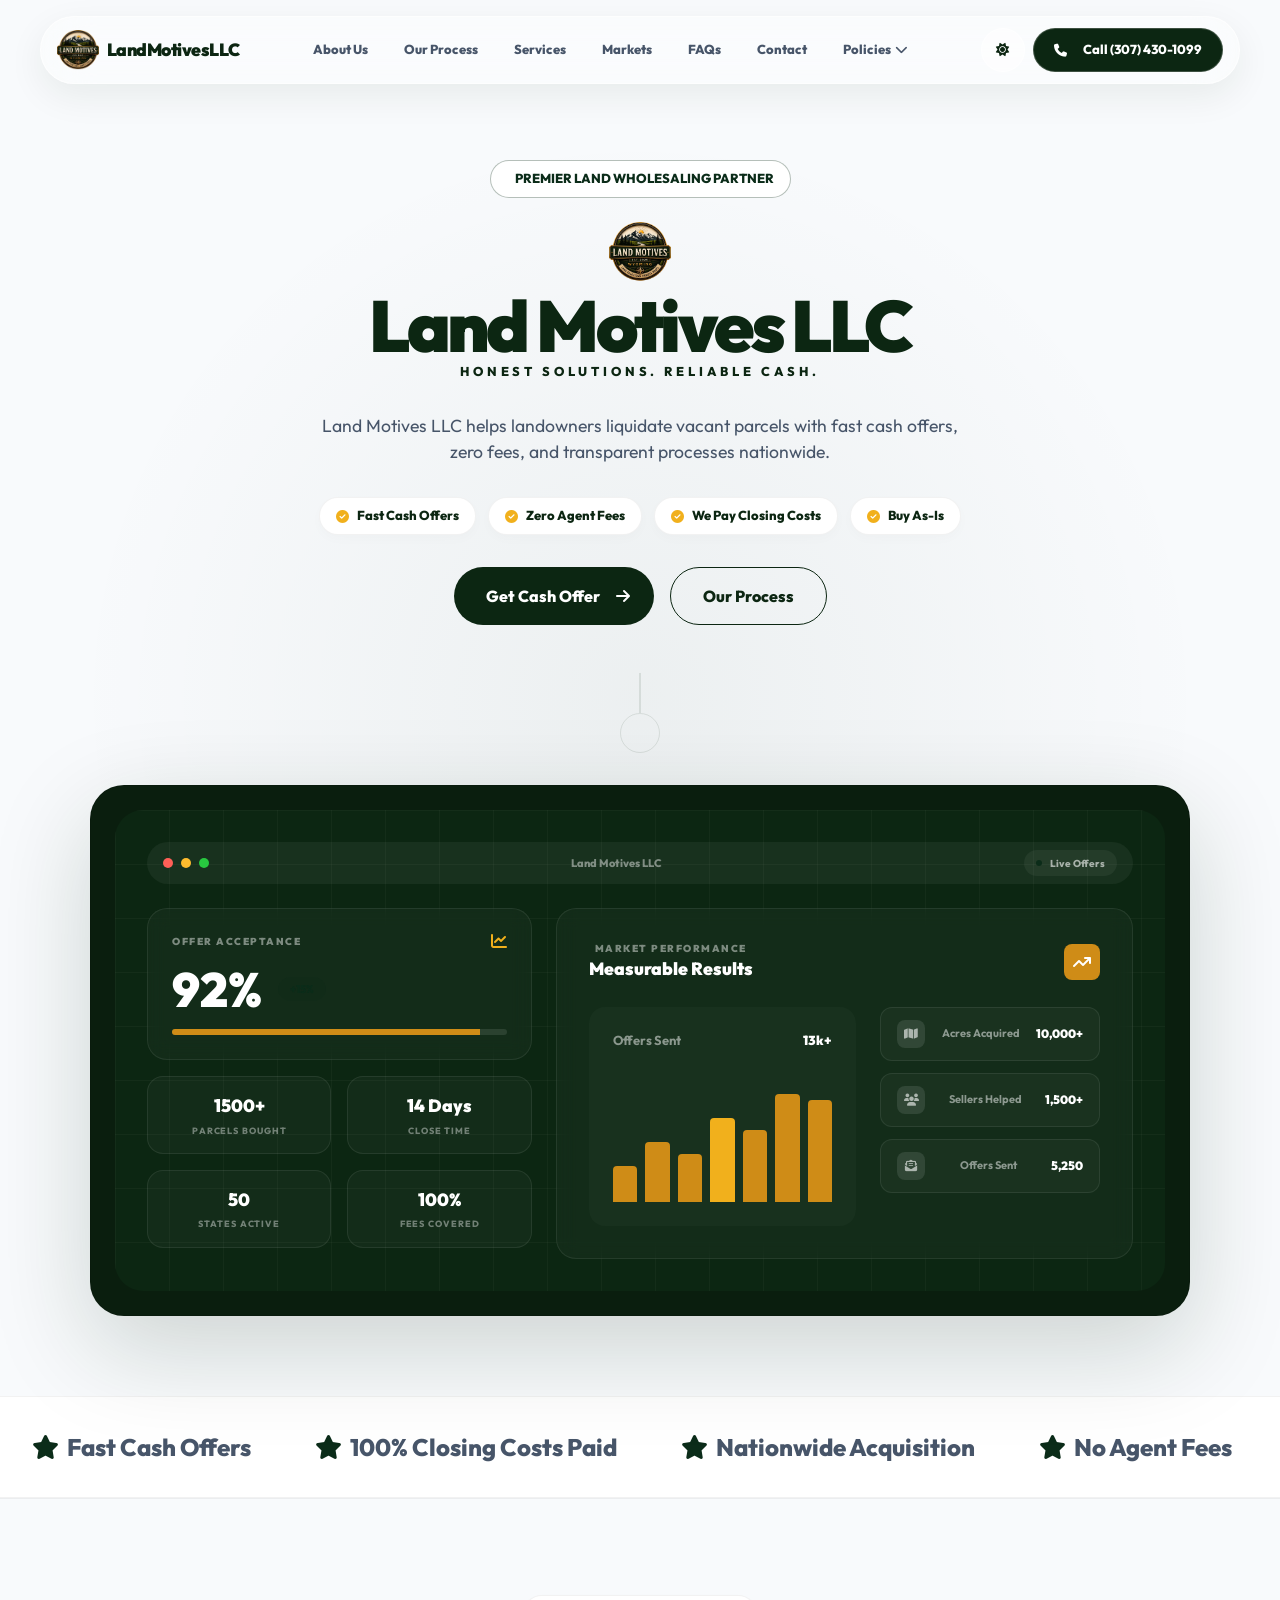
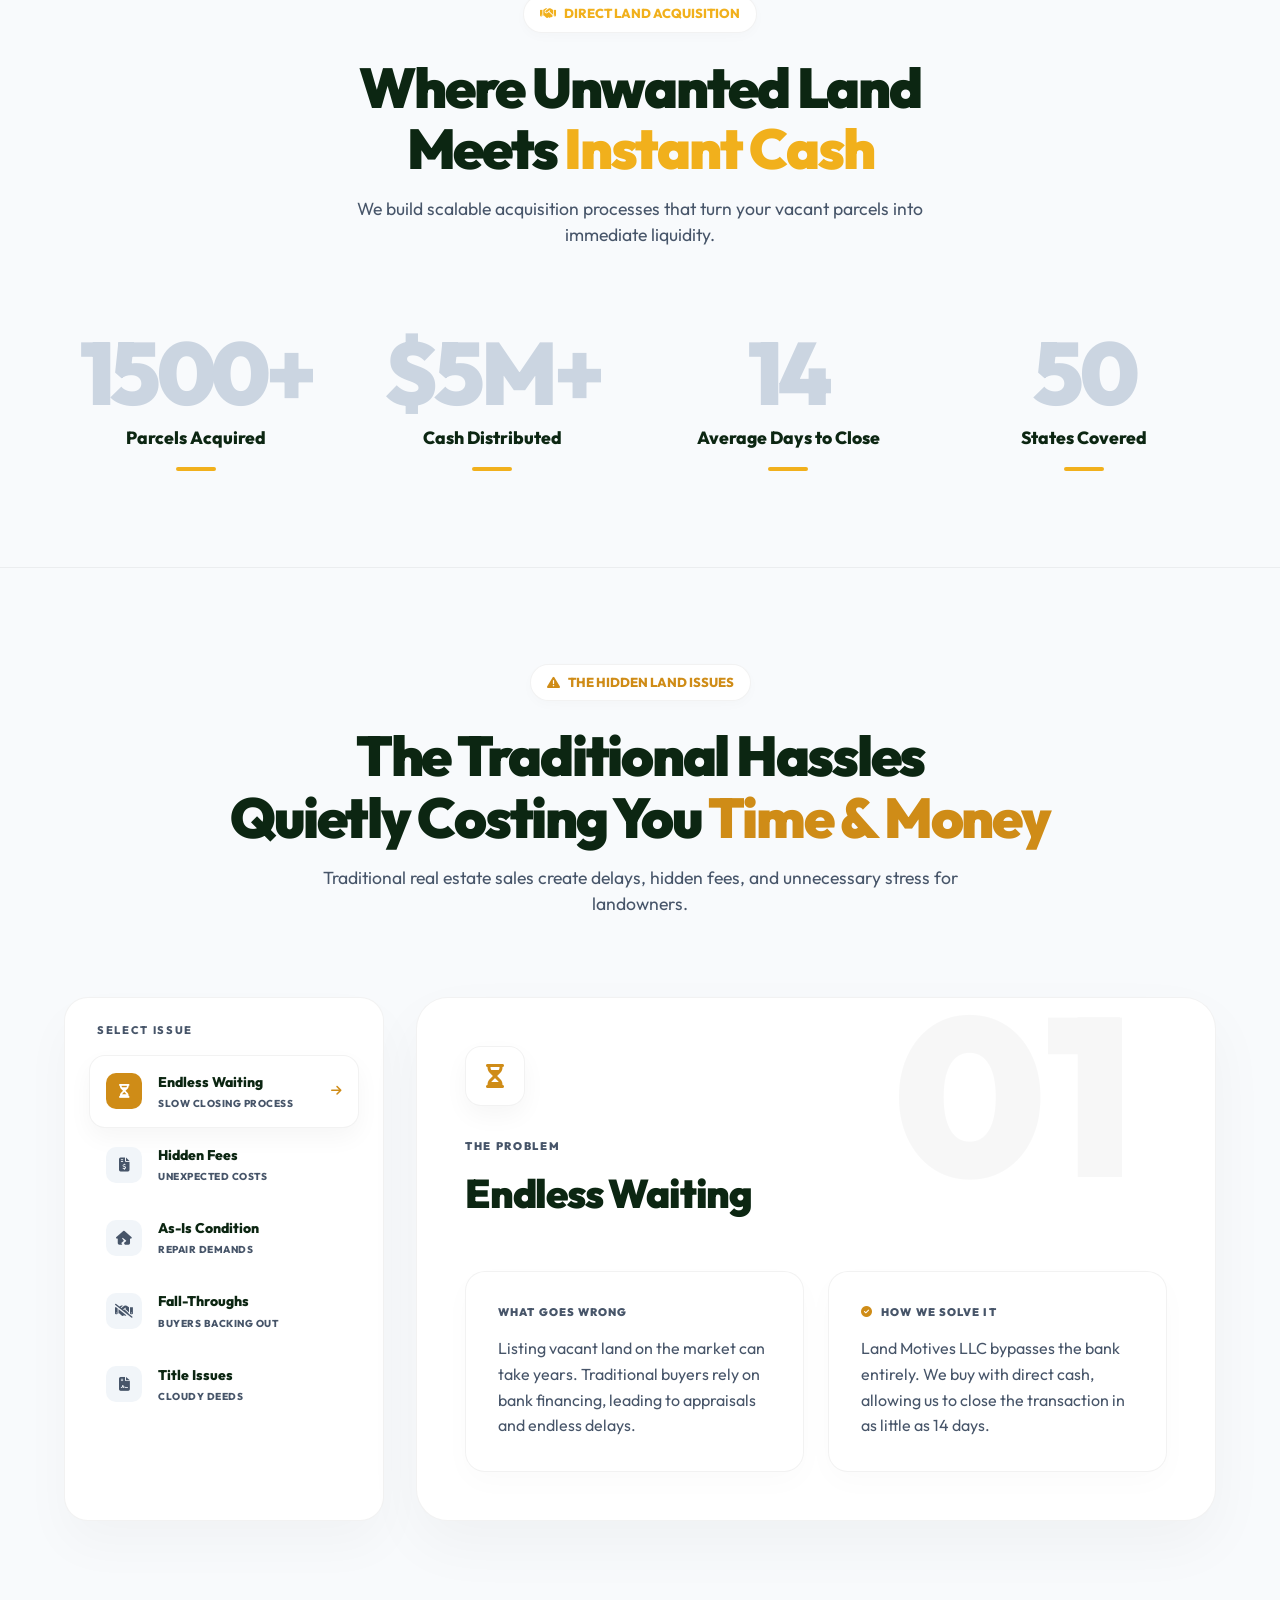
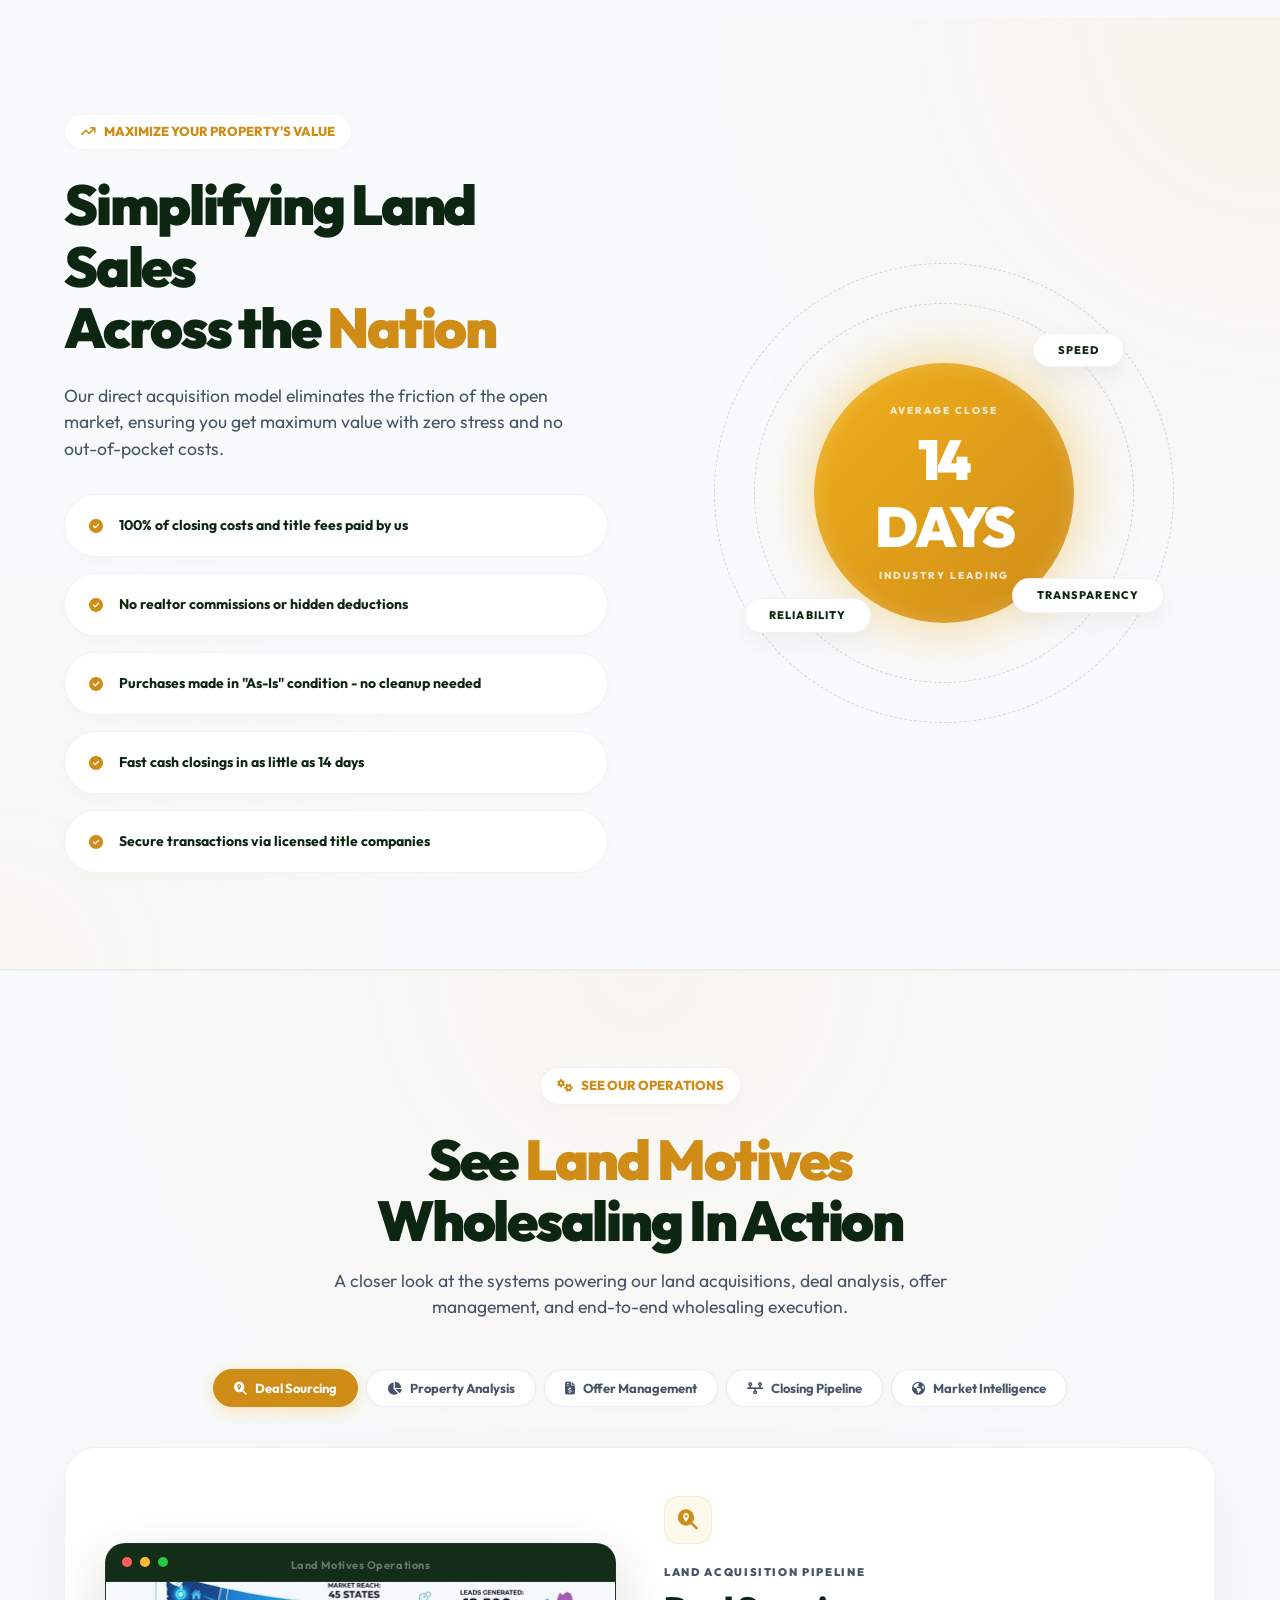
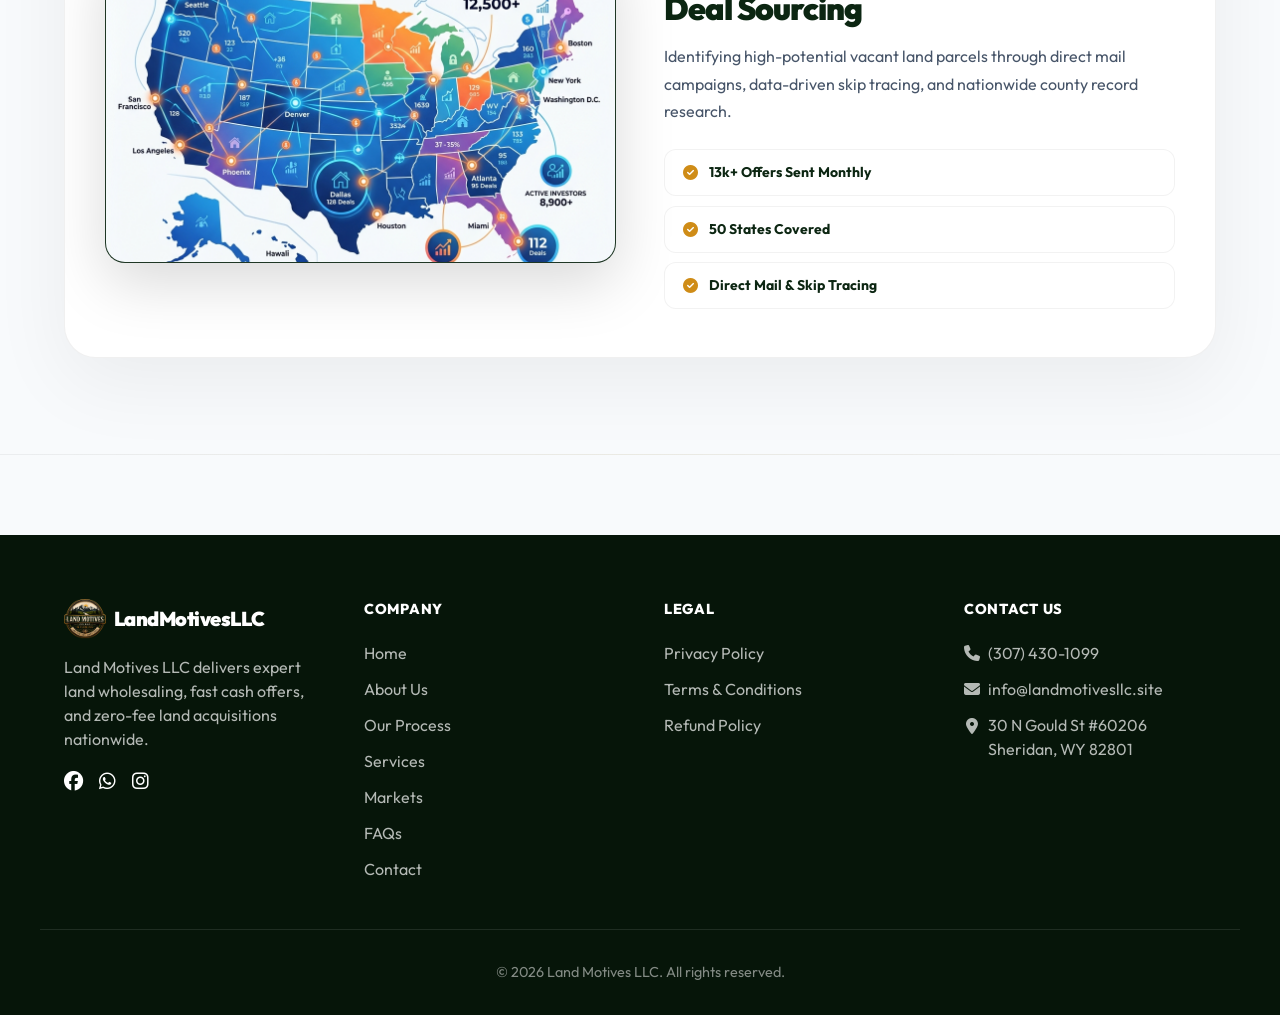
<file: index.html>
<!DOCTYPE html>
<html lang="en" class="scroll-smooth">
<head>
<meta charset="utf-8" />
<meta name="viewport" content="width=device-width, initial-scale=1" />
  <meta name="google-site-verification" content="PqQTA9_KSTyTWPTo1UQsqAdzHwAGMT6Q9DwzxCCwl1U" />
<title>Land Motives LLC | Premier Land Wholesaling Solutions</title>
<meta name="description" content="Land Motives LLC delivers expert land wholesaling, fast cash offers, and zero-fee land acquisitions nationwide." />
<meta name="robots" content="index, follow" />
<link rel="canonical" href="https://landmotivesllc.site/" />

<link rel="shortcut icon" href="assets/images/favicon.png" />
<link rel="icon" href="assets/images/favicon.png" />

<link rel="preconnect" href="https://fonts.googleapis.com">
<link rel="preconnect" href="https://fonts.gstatic.com" crossorigin>
<link href="https://fonts.googleapis.com/css2?family=Manrope:wght@400;500;600;700;800;900&family=Outfit:wght@400;500;600;700;800;900&display=swap" rel="stylesheet">
<link rel="stylesheet" href="https://cdnjs.cloudflare.com/ajax/libs/font-awesome/6.5.1/css/all.min.css">

<link rel="stylesheet" href="assets/css/style.css">

<script>
(function () {
try {
var savedTheme = localStorage.getItem("theme");
var prefersDark = window.matchMedia("(prefers-color-scheme: dark)").matches;
var theme = savedTheme || (prefersDark ? "dark" : "light");
document.documentElement.classList.toggle("dark", theme === "dark");
} catch (error) {}
})();
</script>
</head>
<body>

<header class="header-nav">
<div class="nav-inner">
<a href="index.html" class="nav-logo">
<img src="assets/images/logo.png" alt="Land Motives LLC Logo">
<span class="nav-brand-text">LandMotivesLLC</span>
</a>

<nav class="nav-links">
<a href="about.html" class="nav-link">About Us</a>
<a href="process.html" class="nav-link">Our Process</a>
<a href="services.html" class="nav-link">Services</a>
<a href="markets.html" class="nav-link">Markets</a>
<a href="faqs.html" class="nav-link">FAQs</a>
<a href="contact.html" class="nav-link">Contact</a>

<div class="nav-dropdown">
<a href="#" class="nav-link" style="cursor: default;">Policies <i class="fa-solid fa-chevron-down" style="font-size: 0.8rem;"></i></a>
<div class="dropdown-menu">
<a href="privacy-policy.html">Privacy Policy</a>
<a href="refund-policy.html">Refund Policy</a>
<a href="terms-conditions.html">Terms & Conditions</a>
</div>
</div>
</nav>

<div class="nav-actions">
<button class="theme-btn" aria-label="Toggle theme">
<i class="fa-solid fa-moon"></i>
</button>
<a href="tel:3074301099" class="btn-book"><i class="fa-solid fa-phone" style="margin-right: 0.5rem;"></i> Call (307) 430-1099</a>
<button class="mobile-menu-btn" aria-label="Toggle mobile menu">
<div class="hamburger-lines">
<span class="line line1"></span>
<span class="line line2"></span>
<span class="line line3"></span>
</div>
</button>
</div>
</div>
<!-- Mobile Menu Overlay -->
<div class="mobile-menu-overlay">
<div class="mobile-nav-links">
<a href="index.html">Home</a>
<a href="about.html">About Us</a>
<a href="process.html">Our Process</a>
<a href="services.html">Services</a>
<a href="markets.html">Markets</a>
<a href="faqs.html">FAQs</a>
<a href="contact.html">Contact</a>
</div>

<div class="mobile-policies-heading">Policies</div>
<div class="mobile-nav-links">
<a href="privacy-policy.html">Privacy Policy</a>
<a href="refund-policy.html">Refund Policy</a>
<a href="terms-conditions.html">Terms & Conditions</a>
</div>

<div class="mobile-call-btn-wrapper">
<a href="tel:3074301099" class="btn-primary" style="width: 100%; justify-content: center; background: var(--brand-blue); color: #051208;"><i class="fa-solid fa-phone" style="margin-right: 0.5rem;"></i> Call Us Now</a>
</div>
</div>
</header>



<main>
<!-- Hero Section -->
<section class="hero" style="background: radial-gradient(circle at center, rgba(11, 44, 25,0.05) 0%, transparent 60%);">
<div class="container-premium">
<div class="badge-primary animate-up" style="border: 1px solid rgba(11, 44, 25,0.3); background: white; color: var(--brand);">
<i class="fa-solid fa-shield-check"></i> PREMIER LAND WHOLESALING PARTNER
</div>

<div class="animate-up" style="margin-bottom: 2rem;">
<img src="assets/images/logo.png" alt="Land Motives LLC" class="hero-main-logo">
<h1 class="hero-brand-title">Land Motives LLC</h1>
<div class="hero-brand-subtitle">HONEST SOLUTIONS. RELIABLE CASH.</div>
</div>

<p class="hero-desc animate-up">
Land Motives LLC helps landowners liquidate vacant parcels with fast cash offers, zero fees, and transparent processes nationwide.
</p>

<div class="feature-pills animate-up">
<div class="pill"><i class="fa-solid fa-circle-check" style="color: #F1B01C;"></i> Fast Cash Offers</div>
<div class="pill"><i class="fa-solid fa-circle-check" style="color: #F1B01C;"></i> Zero Agent Fees</div>
<div class="pill"><i class="fa-solid fa-circle-check" style="color: #F1B01C;"></i> We Pay Closing Costs</div>
<div class="pill"><i class="fa-solid fa-circle-check" style="color: #F1B01C;"></i> Buy As-Is</div>
</div>

<div class="hero-actions animate-up" style="margin-bottom: 3rem;">
<a href="contact.html" class="btn-primary" style="padding-right: 1.5rem;">Get Cash Offer <i class="fa-solid fa-arrow-right" style="margin-left: 0.5rem;"></i></a>
<a href="process.html" class="btn-secondary">Our Process</a>
</div>

<div class="hero-connect-line animate-up"></div>
<div class="hero-connect-circle animate-up"></div>

<!-- Complex Dashboard Mockup -->
<div class="dashboard-preview animate-up">
<div class="dashboard-inner">

<div class="dash-top-bar">
<div class="window-dots">
<div class="dot dot-r"></div>
<div class="dot dot-y"></div>
<div class="dot dot-g"></div>
</div>
<div class="dash-title">Land Motives LLC</div>
<div class="dash-badge">
<div class="pulse-dot"></div> Live Offers
</div>
</div>

<div class="dashboard-grid">

<!-- Left Column -->
<div>
<div class="dash-card" style="margin-bottom: 1rem;">
<div class="dash-card-header">
<div class="dash-card-label">Offer Acceptance</div>
<i class="fa-solid fa-chart-line" style="color: #F1B01C;"></i>
</div>
<div class="reach-stats">
<div class="reach-number">92%</div>
<div class="reach-badge">+15%</div>
</div>
<div class="reach-bar">
<div class="reach-bar-inner"></div>
</div>
</div>

<div class="dash-stats-grid">
<div class="small-stat-card">
<div class="small-stat-value">1500+</div>
<div class="small-stat-label">Parcels Bought</div>
</div>
<div class="small-stat-card">
<div class="small-stat-value">14 Days</div>
<div class="small-stat-label">Close Time</div>
</div>
<div class="small-stat-card">
<div class="small-stat-value">50</div>
<div class="small-stat-label">States Active</div>
</div>
<div class="small-stat-card">
<div class="small-stat-value">100%</div>
<div class="small-stat-label">Fees Covered</div>
</div>
</div>
</div>

<!-- Right Column -->
<div class="dash-card" style="padding: 2rem;">
<div class="perf-title-area">
<div>
<div class="dash-card-label">Market Performance</div>
<h3>Measurable Results</h3>
</div>
<div class="chart-icon-btn">
<i class="fa-solid fa-arrow-trend-up"></i>
</div>
</div>

<div class="perf-body">
<div class="chart-area">
<div class="chart-header">
<div style="color: rgba(255,255,255,0.5); font-size: 13px; font-weight: 700;">Offers Sent</div>
<div style="color: white; font-weight: 900; font-size: 13px;">13k+</div>
</div>
<div class="chart-bars">
<div class="c-bar" style="height: 30%"></div>
<div class="c-bar" style="height: 50%"></div>
<div class="c-bar" style="height: 40%"></div>
<div class="c-bar active" style="height: 70%"></div>
<div class="c-bar" style="height: 60%"></div>
<div class="c-bar" style="height: 90%"></div>
<div class="c-bar" style="height: 85%"></div>
</div>
</div>

<div class="list-area">
<div class="list-item">
<div class="list-icon"><i class="fa-solid fa-map"></i></div>
<div class="list-text">Acres Acquired</div>
<div class="list-num">10,000+</div>
</div>
<div class="list-item">
<div class="list-icon"><i class="fa-solid fa-users"></i></div>
<div class="list-text">Sellers Helped</div>
<div class="list-num">1,500+</div>
</div>
<div class="list-item">
<div class="list-icon"><i class="fa-solid fa-envelope-open-text"></i></div>
<div class="list-text">Offers Sent</div>
<div class="list-num">5,250</div>
</div>
</div>
</div>
</div>

</div>
</div>
</div>
</div>
</section>

<!-- Infinite Marquee -->
<div class="marquee-container">
<div class="marquee-content">
<div class="marquee-item"><i class="fa-solid fa-star" style="color: var(--brand);"></i> Fast Cash Offers</div>
<div class="marquee-item"><i class="fa-solid fa-star" style="color: var(--brand);"></i> 100% Closing Costs Paid</div>
<div class="marquee-item"><i class="fa-solid fa-star" style="color: var(--brand);"></i> Nationwide Acquisition</div>
<div class="marquee-item"><i class="fa-solid fa-star" style="color: var(--brand);"></i> No Agent Fees</div>
<div class="marquee-item"><i class="fa-solid fa-star" style="color: var(--brand);"></i> Direct Buyer</div>
<div class="marquee-item"><i class="fa-solid fa-star" style="color: var(--brand);"></i> As-Is Purchase</div>

<!-- Duplicate for infinite scroll -->
<div class="marquee-item"><i class="fa-solid fa-star" style="color: var(--brand);"></i> Fast Cash Offers</div>
<div class="marquee-item"><i class="fa-solid fa-star" style="color: var(--brand);"></i> 100% Closing Costs Paid</div>
<div class="marquee-item"><i class="fa-solid fa-star" style="color: var(--brand);"></i> Nationwide Acquisition</div>
<div class="marquee-item"><i class="fa-solid fa-star" style="color: var(--brand);"></i> No Agent Fees</div>
<div class="marquee-item"><i class="fa-solid fa-star" style="color: var(--brand);"></i> Direct Buyer</div>
<div class="marquee-item"><i class="fa-solid fa-star" style="color: var(--brand);"></i> As-Is Purchase</div>
</div>
</div>

<!-- Showcase / Growth Section -->
<section class="section-padding stats-showcase-section">
<div class="container-premium text-center">
<div class="badge-primary animate-up" style="background: white; border: 1px solid rgba(0,0,0,0.05); color: #F1B01C; box-shadow: 0 4px 12px rgba(0,0,0,0.02);">
<i class="fa-solid fa-handshake"></i> DIRECT LAND ACQUISITION
</div>

<h2 class="animate-up" style="font-size: 3.5rem; font-weight: 900; line-height: 1.1; letter-spacing: -0.04em; margin-bottom: 1rem;">
Where Unwanted Land<br>Meets <span style="color: #F1B01C;">Instant Cash</span>
</h2>

<p class="hero-desc animate-up" style="margin-bottom: 5rem;">
We build scalable acquisition processes that turn your vacant parcels into immediate liquidity.
</p>

<div class="huge-stats-grid animate-up">
<div class="huge-stat-box">
<div class="huge-stat-number">1500+</div>
<div class="huge-stat-label">Parcels Acquired</div>
<div class="huge-stat-bar"></div>
</div>
<div class="huge-stat-box">
<div class="huge-stat-number">$5M+</div>
<div class="huge-stat-label">Cash Distributed</div>
<div class="huge-stat-bar"></div>
</div>
<div class="huge-stat-box">
<div class="huge-stat-number">14</div>
<div class="huge-stat-label">Average Days to Close</div>
<div class="huge-stat-bar"></div>
</div>
<div class="huge-stat-box">
<div class="huge-stat-number">50</div>
<div class="huge-stat-label">States Covered</div>
<div class="huge-stat-bar"></div>
</div>
</div>
</div>
</section>

<!-- Interactive Problems Section -->
<section class="section-padding problems-section">
<div class="container-premium text-center">
<div class="badge-primary animate-up" style="background: white; border: 1px solid rgba(0,0,0,0.05); color: #CF8C17; box-shadow: 0 4px 12px rgba(0,0,0,0.02);">
<i class="fa-solid fa-triangle-exclamation"></i> THE HIDDEN LAND ISSUES
</div>

<h2 class="animate-up" style="font-size: 3.5rem; font-weight: 900; line-height: 1.1; letter-spacing: -0.04em; margin-bottom: 1rem;">
The Traditional Hassles<br>Quietly Costing You <span style="color: #CF8C17;">Time & Money</span>
</h2>

<p class="hero-desc animate-up" style="margin-bottom: 5rem;">
Traditional real estate sales create delays, hidden fees, and unnecessary stress for landowners.
</p>

<div class="problems-layout animate-up">
<!-- Left Sidebar -->
<div class="problems-sidebar">
<div class="sidebar-header">SELECT ISSUE</div>

<div class="problem-tab active" data-target="tab-1">
<div class="tab-icon"><i class="fa-solid fa-hourglass-half"></i></div>
<div class="tab-text">
<div class="tab-title">Endless Waiting</div>
<div class="tab-subtitle">SLOW CLOSING PROCESS</div>
</div>
<i class="fa-solid fa-arrow-right tab-arrow"></i>
</div>

<div class="problem-tab" data-target="tab-2">
<div class="tab-icon"><i class="fa-solid fa-file-invoice-dollar"></i></div>
<div class="tab-text">
<div class="tab-title">Hidden Fees</div>
<div class="tab-subtitle">UNEXPECTED COSTS</div>
</div>
<i class="fa-solid fa-arrow-right tab-arrow"></i>
</div>

<div class="problem-tab" data-target="tab-3">
<div class="tab-icon"><i class="fa-solid fa-house-crack"></i></div>
<div class="tab-text">
<div class="tab-title">As-Is Condition</div>
<div class="tab-subtitle">REPAIR DEMANDS</div>
</div>
<i class="fa-solid fa-arrow-right tab-arrow"></i>
</div>

<div class="problem-tab" data-target="tab-4">
<div class="tab-icon"><i class="fa-solid fa-handshake-slash"></i></div>
<div class="tab-text">
<div class="tab-title">Fall-Throughs</div>
<div class="tab-subtitle">BUYERS BACKING OUT</div>
</div>
<i class="fa-solid fa-arrow-right tab-arrow"></i>
</div>

<div class="problem-tab" data-target="tab-5">
<div class="tab-icon"><i class="fa-solid fa-file-contract"></i></div>
<div class="tab-text">
<div class="tab-title">Title Issues</div>
<div class="tab-subtitle">CLOUDY DEEDS</div>
</div>
<i class="fa-solid fa-arrow-right tab-arrow"></i>
</div>
</div>

<!-- Right Content Area -->
<div class="problems-content-area">
<!-- Content 1 -->
<div class="problem-pane active" id="tab-1">
<div class="pane-bg-number">01</div>
<div class="pane-icon"><i class="fa-solid fa-hourglass-half"></i></div>
<div class="pane-label">THE PROBLEM</div>
<div class="pane-title">Endless Waiting</div>

<div class="pane-cards-grid">
<div class="pane-card text-left" style="text-align: left;">
<div class="pane-card-title">WHAT GOES WRONG</div>
<div class="pane-card-text">Listing vacant land on the market can take years. Traditional buyers rely on bank financing, leading to appraisals and endless delays.</div>
</div>
<div class="pane-card text-left" style="text-align: left;">
<div class="pane-card-title"><i class="fa-solid fa-circle-check" style="color: #CF8C17;"></i> HOW WE SOLVE IT</div>
<div class="pane-card-text">Land Motives LLC bypasses the bank entirely. We buy with direct cash, allowing us to close the transaction in as little as 14 days.</div>
</div>
</div>
</div>

<!-- Content 2 -->
<div class="problem-pane" id="tab-2">
<div class="pane-bg-number">02</div>
<div class="pane-icon"><i class="fa-solid fa-file-invoice-dollar"></i></div>
<div class="pane-label">THE PROBLEM</div>
<div class="pane-title">Hidden Fees</div>

<div class="pane-cards-grid">
<div class="pane-card text-left" style="text-align: left;">
<div class="pane-card-title">WHAT GOES WRONG</div>
<div class="pane-card-text">Realtors take 6-10% in commissions, title companies charge transfer fees, and county recording fees silently eat away at your final payout.</div>
</div>
<div class="pane-card text-left" style="text-align: left;">
<div class="pane-card-title"><i class="fa-solid fa-circle-check" style="color: #CF8C17;"></i> HOW WE SOLVE IT</div>
<div class="pane-card-text">We pay 100% of all closing costs. There are zero agent fees or hidden deductions. The offer amount you sign for is the exact amount you receive.</div>
</div>
</div>
</div>

<!-- Content 3 -->
<div class="problem-pane" id="tab-3">
<div class="pane-bg-number">03</div>
<div class="pane-icon"><i class="fa-solid fa-house-crack"></i></div>
<div class="pane-label">THE PROBLEM</div>
<div class="pane-title">As-Is Condition</div>

<div class="pane-cards-grid">
<div class="pane-card text-left" style="text-align: left;">
<div class="pane-card-title">WHAT GOES WRONG</div>
<div class="pane-card-text">Traditional buyers demand land to be cleared, surveyed, or improved before purchasing, costing you thousands of dollars out of pocket.</div>
</div>
<div class="pane-card text-left" style="text-align: left;">
<div class="pane-card-title"><i class="fa-solid fa-circle-check" style="color: #CF8C17;"></i> HOW WE SOLVE IT</div>
<div class="pane-card-text">We buy your parcel exactly as it sits. Overgrown, rural, or inaccessibleâ€”we handle the messy details so you don't have to lift a finger.</div>
</div>
</div>
</div>

<!-- Content 4 -->
<div class="problem-pane" id="tab-4">
<div class="pane-bg-number">04</div>
<div class="pane-icon"><i class="fa-solid fa-handshake-slash"></i></div>
<div class="pane-label">THE PROBLEM</div>
<div class="pane-title">Fall-Throughs</div>

<div class="pane-cards-grid">
<div class="pane-card text-left" style="text-align: left;">
<div class="pane-card-title">WHAT GOES WRONG</div>
<div class="pane-card-text">Retail buyers frequently get cold feet or fail to secure financing at the last minute, forcing you to start the selling process all over again.</div>
</div>
<div class="pane-card text-left" style="text-align: left;">
<div class="pane-card-title"><i class="fa-solid fa-circle-check" style="color: #CF8C17;"></i> HOW WE SOLVE IT</div>
<div class="pane-card-text">We use our own capital to purchase properties. When we make an offer, it is guaranteed. No loan contingencies and no last-minute fall-throughs.</div>
</div>
</div>
</div>

<!-- Content 5 -->
<div class="problem-pane" id="tab-5">
<div class="pane-bg-number">05</div>
<div class="pane-icon"><i class="fa-solid fa-file-contract"></i></div>
<div class="pane-label">THE PROBLEM</div>
<div class="pane-title">Title Issues</div>

<div class="pane-cards-grid">
<div class="pane-card text-left" style="text-align: left;">
<div class="pane-card-title">WHAT GOES WRONG</div>
<div class="pane-card-text">Back taxes, liens, missing heirs, or probate issues can make a property nearly impossible to sell on the traditional real estate market.</div>
</div>
<div class="pane-card text-left" style="text-align: left;">
<div class="pane-card-title"><i class="fa-solid fa-circle-check" style="color: #CF8C17;"></i> HOW WE SOLVE IT</div>
<div class="pane-card-text">Our network of experienced title agencies specializes in clearing complex clouds on title, allowing us to close even the most difficult transactions.</div>
</div>
</div>
</div>

</div>
</div>
</div>
</section>

<!-- Value Lifecycle Section -->
<section class="section-padding value-section">
<div class="container-premium value-layout">

<!-- Left Side -->
<div class="value-content animate-left">
<div class="badge-primary" style="background: white; border: 1px solid rgba(0,0,0,0.05); color: #CF8C17; box-shadow: 0 4px 12px rgba(0,0,0,0.02); display: inline-flex; margin-bottom: 1.5rem;">
<i class="fa-solid fa-arrow-trend-up"></i> MAXIMIZE YOUR PROPERTY'S VALUE
</div>

<h2 style="font-size: 3.5rem; font-weight: 900; line-height: 1.1; letter-spacing: -0.04em; margin-bottom: 1.5rem;">
Simplifying Land Sales<br>Across the <span style="color: #CF8C17;">Nation</span>
</h2>

<p class="hero-desc" style="margin-left: 0; max-width: 500px; margin-bottom: 2rem;">
Our direct acquisition model eliminates the friction of the open market, ensuring you get maximum value with zero stress and no out-of-pocket costs.
</p>

<div class="value-list">
<div class="value-list-item">
<i class="fa-solid fa-circle-check" style="color: #CF8C17;"></i>
<span>100% of closing costs and title fees paid by us</span>
</div>
<div class="value-list-item">
<i class="fa-solid fa-circle-check" style="color: #CF8C17;"></i>
<span>No realtor commissions or hidden deductions</span>
</div>
<div class="value-list-item">
<i class="fa-solid fa-circle-check" style="color: #CF8C17;"></i>
<span>Purchases made in "As-Is" condition - no cleanup needed</span>
</div>
<div class="value-list-item">
<i class="fa-solid fa-circle-check" style="color: #CF8C17;"></i>
<span>Fast cash closings in as little as 14 days</span>
</div>
<div class="value-list-item">
<i class="fa-solid fa-circle-check" style="color: #CF8C17;"></i>
<span>Secure transactions via licensed title companies</span>
</div>
</div>
</div>

<!-- Right Side Visual -->
<div class="value-visual animate-right">
<div class="orbit-container">
<!-- Orbit Rings -->
<div class="orbit-ring ring-1"></div>
<div class="orbit-ring ring-2"></div>

<!-- Floating Badges -->
<div class="orbit-badge badge-reach">SPEED</div>
<div class="orbit-badge badge-growth">TRANSPARENCY</div>
<div class="orbit-badge badge-retention">RELIABILITY</div>

<!-- Core Planet -->
<div class="core-planet">
<div class="core-text-small">AVERAGE CLOSE</div>
<div class="core-text-huge">14 DAYS</div>
<div class="core-text-small">INDUSTRY LEADING</div>
</div>
</div>
</div>

</div>
</section>

<!-- Operations Showcase Section -->
<section class="section-padding ops-showcase-section">
<div class="container-premium text-center">
<div class="badge-primary animate-up" style="background: white; border: 1px solid rgba(0,0,0,0.05); color: #CF8C17; box-shadow: 0 4px 12px rgba(0,0,0,0.02);">
<i class="fa-solid fa-gears"></i> SEE OUR OPERATIONS
</div>

<h2 class="animate-up" style="font-size: 3.5rem; font-weight: 900; line-height: 1.1; letter-spacing: -0.04em; margin-bottom: 1rem;">
See <span style="color: #CF8C17;">Land Motives</span><br>Wholesaling In Action
</h2>

<p class="hero-desc animate-up" style="margin-bottom: 3rem;">
A closer look at the systems powering our land acquisitions, deal analysis, offer management, and end-to-end wholesaling execution.
</p>

<!-- Tab Buttons -->
<div class="ops-tabs animate-up">
<button class="ops-tab active" data-ops-target="ops-tab-1">
<i class="fa-solid fa-magnifying-glass-location"></i> Deal Sourcing
</button>
<button class="ops-tab" data-ops-target="ops-tab-2">
<i class="fa-solid fa-chart-pie"></i> Property Analysis
</button>
<button class="ops-tab" data-ops-target="ops-tab-3">
<i class="fa-solid fa-file-invoice-dollar"></i> Offer Management
</button>
<button class="ops-tab" data-ops-target="ops-tab-4">
<i class="fa-solid fa-timeline"></i> Closing Pipeline
</button>
<button class="ops-tab" data-ops-target="ops-tab-5">
<i class="fa-solid fa-earth-americas"></i> Market Intelligence
</button>
</div>

<!-- Tab Content -->
<div class="ops-showcase-card animate-up">
<!-- Tab 1: Deal Sourcing -->
<div class="ops-pane active" id="ops-tab-1">
<div class="ops-pane-inner">
<div class="ops-pane-image">
<div class="ops-image-frame">
<div class="ops-frame-dots">
<span class="dot dot-r"></span>
<span class="dot dot-y"></span>
<span class="dot dot-g"></span>
</div>
<div class="ops-frame-title">Land Motives Operations</div>
<img src="assets/images/usa_map_deal_sourcing.png" alt="Deal Sourcing USA Map">
</div>
</div>
<div class="ops-pane-content">
<div class="ops-content-icon"><i class="fa-solid fa-magnifying-glass-location"></i></div>
<div class="ops-content-label">LAND ACQUISITION PIPELINE</div>
<h3 class="ops-content-title">Deal Sourcing</h3>
<p class="ops-content-desc">
Identifying high-potential vacant land parcels through direct mail campaigns, data-driven skip tracing, and nationwide county record research.
</p>
<div class="ops-content-stats">
<div class="ops-stat-item">
<i class="fa-solid fa-circle-check"></i> 13k+ Offers Sent Monthly
</div>
<div class="ops-stat-item">
<i class="fa-solid fa-circle-check"></i> 50 States Covered
</div>
<div class="ops-stat-item">
<i class="fa-solid fa-circle-check"></i> Direct Mail & Skip Tracing
</div>
</div>
</div>
</div>
</div>

<!-- Tab 2: Property Analysis -->
<div class="ops-pane" id="ops-tab-2">
<div class="ops-pane-inner">
<div class="ops-pane-image">
<div class="ops-image-frame">
<div class="ops-frame-dots">
<span class="dot dot-r"></span>
<span class="dot dot-y"></span>
<span class="dot dot-g"></span>
</div>
<div class="ops-frame-title">Land Motives Operations</div>
<img src="assets/images/usa_map_deal_sourcing.png" alt="Property Analysis Operations">
</div>
</div>
<div class="ops-pane-content">
<div class="ops-content-icon"><i class="fa-solid fa-chart-pie"></i></div>
<div class="ops-content-label">DUE DILIGENCE SYSTEMS</div>
<h3 class="ops-content-title">Property Analysis</h3>
<p class="ops-content-desc">
Every parcel undergoes rigorous due diligence â€” from comparable sales research to zoning verification, flood zone checks, and title assessments.
</p>
<div class="ops-content-stats">
<div class="ops-stat-item">
<i class="fa-solid fa-circle-check"></i> Comparable Sales Research
</div>
<div class="ops-stat-item">
<i class="fa-solid fa-circle-check"></i> Zoning & Flood Zone Checks
</div>
<div class="ops-stat-item">
<i class="fa-solid fa-circle-check"></i> Preliminary Title Review
</div>
</div>
</div>
</div>
</div>

<!-- Tab 3: Offer Management -->
<div class="ops-pane" id="ops-tab-3">
<div class="ops-pane-inner">
<div class="ops-pane-image">
<div class="ops-image-frame">
<div class="ops-frame-dots">
<span class="dot dot-r"></span>
<span class="dot dot-y"></span>
<span class="dot dot-g"></span>
</div>
<div class="ops-frame-title">Land Motives Operations</div>
<img src="assets/images/usa_map_deal_sourcing.png" alt="Offer Management Operations">
</div>
</div>
<div class="ops-pane-content">
<div class="ops-content-icon"><i class="fa-solid fa-file-invoice-dollar"></i></div>
<div class="ops-content-label">OFFER EXECUTION ENGINE</div>
<h3 class="ops-content-title">Offer Management</h3>
<p class="ops-content-desc">
Our streamlined offer system delivers fair, written cash offers within 24-48 hours. Every offer is backed by real market data and our commitment to close.
</p>
<div class="ops-content-stats">
<div class="ops-stat-item">
<i class="fa-solid fa-circle-check"></i> 24-48 Hour Offer Delivery
</div>
<div class="ops-stat-item">
<i class="fa-solid fa-circle-check"></i> 92% Offer Acceptance Rate
</div>
<div class="ops-stat-item">
<i class="fa-solid fa-circle-check"></i> No-Obligation Cash Offers
</div>
</div>
</div>
</div>
</div>

<!-- Tab 4: Closing Pipeline -->
<div class="ops-pane" id="ops-tab-4">
<div class="ops-pane-inner">
<div class="ops-pane-image">
<div class="ops-image-frame">
<div class="ops-frame-dots">
<span class="dot dot-r"></span>
<span class="dot dot-y"></span>
<span class="dot dot-g"></span>
</div>
<div class="ops-frame-title">Land Motives Operations</div>
<img src="assets/images/usa_map_deal_sourcing.png" alt="Closing Pipeline Operations">
</div>
</div>
<div class="ops-pane-content">
<div class="ops-content-icon"><i class="fa-solid fa-timeline"></i></div>
<div class="ops-content-label">TRANSACTION MANAGEMENT</div>
<h3 class="ops-content-title">Closing Pipeline</h3>
<p class="ops-content-desc">
From signed contract to final payout, our closing pipeline keeps every transaction on track through escrow coordination with licensed title companies.
</p>
<div class="ops-content-stats">
<div class="ops-stat-item">
<i class="fa-solid fa-circle-check"></i> 14-Day Average Close
</div>
<div class="ops-stat-item">
<i class="fa-solid fa-circle-check"></i> 1500+ Parcels Closed
</div>
<div class="ops-stat-item">
<i class="fa-solid fa-circle-check"></i> Licensed Title Partnerships
</div>
</div>
</div>
</div>
</div>

<!-- Tab 5: Market Intelligence -->
<div class="ops-pane" id="ops-tab-5">
<div class="ops-pane-inner">
<div class="ops-pane-image">
<div class="ops-image-frame">
<div class="ops-frame-dots">
<span class="dot dot-r"></span>
<span class="dot dot-y"></span>
<span class="dot dot-g"></span>
</div>
<div class="ops-frame-title">Land Motives Operations</div>
<img src="assets/images/usa_map_deal_sourcing.png" alt="Market Intelligence Operations">
</div>
</div>
<div class="ops-pane-content">
<div class="ops-content-icon"><i class="fa-solid fa-earth-americas"></i></div>
<div class="ops-content-label">REAL-TIME DATA</div>
<h3 class="ops-content-title">Market Intelligence</h3>
<p class="ops-content-desc">
Leveraging county sales data, zoning changes, and local market trends to price properties accurately and optimize wholesaling strategies.
</p>
<div class="ops-content-stats">
<div class="ops-stat-item">
<i class="fa-solid fa-circle-check"></i> Real-Time County Data
</div>
<div class="ops-stat-item">
<i class="fa-solid fa-circle-check"></i> Zoning Trend Analysis
</div>
<div class="ops-stat-item">
<i class="fa-solid fa-circle-check"></i> Accurate Property Valuations
</div>
</div>
</div>
</div>
</div>

</div>
</div>
</div>
</section>
</main>

<footer>
<div class="container-premium footer-grid" style="display: grid; grid-template-columns: repeat(auto-fit, minmax(200px, 1fr)); gap: 3rem;">
<!-- Logo & About -->
<div>
<div style="display: flex; align-items: center; gap: 0.5rem; margin-bottom: 1rem;">
<img src="assets/images/logo.png" alt="Land Motives Logo" style="height: 40px;">
<span style="font-weight: 900; font-size: 1.25rem; color: white; letter-spacing: -0.5px;">LandMotivesLLC</span>
</div>
<p style="margin-bottom: 1rem; color: rgba(255,255,255,0.7);">Land Motives LLC delivers expert land wholesaling, fast cash offers, and zero-fee land acquisitions nationwide.</p>
<div style="display: flex; gap: 1rem; margin-top: 1rem;">
<a href="https://www.facebook.com/share/18nmbTeqps/?mibextid=wwXIfr" target="_blank" aria-label="Facebook" style="color: white; font-size: 1.2rem; transition: 0.3s;" onmouseover="this.style.color='#CF8C17'" onmouseout="this.style.color='white'"><i class="fa-brands fa-facebook"></i></a>
<a href="https://wa.me/17373076462" target="_blank" aria-label="WhatsApp" style="color: white; font-size: 1.2rem; transition: 0.3s;" onmouseover="this.style.color='#CF8C17'" onmouseout="this.style.color='white'"><i class="fa-brands fa-whatsapp"></i></a>
<a href="https://www.instagram.com/landmotives/" target="_blank" aria-label="Instagram" style="color: white; font-size: 1.2rem; transition: 0.3s;" onmouseover="this.style.color='#CF8C17'" onmouseout="this.style.color='white'"><i class="fa-brands fa-instagram"></i></a>
</div>
</div>

<!-- Pages -->
<div style="display: flex; flex-direction: column; gap: 0.75rem;">
<h4 style="color: white; font-weight: 800; margin-bottom: 0.5rem; text-transform: uppercase; font-size: 0.9rem; letter-spacing: 0.05em;">Company</h4>
<a href="index.html" style="color: rgba(255,255,255,0.7); transition: 0.2s; text-decoration: none;" onmouseover="this.style.color='#CF8C17'" onmouseout="this.style.color='rgba(255,255,255,0.7)'">Home</a>
<a href="about.html" style="color: rgba(255,255,255,0.7); transition: 0.2s; text-decoration: none;" onmouseover="this.style.color='#CF8C17'" onmouseout="this.style.color='rgba(255,255,255,0.7)'">About Us</a>
<a href="process.html" style="color: rgba(255,255,255,0.7); transition: 0.2s; text-decoration: none;" onmouseover="this.style.color='#CF8C17'" onmouseout="this.style.color='rgba(255,255,255,0.7)'">Our Process</a>
<a href="services.html" style="color: rgba(255,255,255,0.7); transition: 0.2s; text-decoration: none;" onmouseover="this.style.color='#CF8C17'" onmouseout="this.style.color='rgba(255,255,255,0.7)'">Services</a>
<a href="markets.html" style="color: rgba(255,255,255,0.7); transition: 0.2s; text-decoration: none;" onmouseover="this.style.color='#CF8C17'" onmouseout="this.style.color='rgba(255,255,255,0.7)'">Markets</a>
<a href="faqs.html" style="color: rgba(255,255,255,0.7); transition: 0.2s; text-decoration: none;" onmouseover="this.style.color='#CF8C17'" onmouseout="this.style.color='rgba(255,255,255,0.7)'">FAQs</a>
<a href="contact.html" style="color: rgba(255,255,255,0.7); transition: 0.2s; text-decoration: none;" onmouseover="this.style.color='#CF8C17'" onmouseout="this.style.color='rgba(255,255,255,0.7)'">Contact</a>
</div>

<!-- Legal -->
<div style="display: flex; flex-direction: column; gap: 0.75rem;">
<h4 style="color: white; font-weight: 800; margin-bottom: 0.5rem; text-transform: uppercase; font-size: 0.9rem; letter-spacing: 0.05em;">Legal</h4>
<a href="privacy-policy.html" style="color: rgba(255,255,255,0.7); transition: 0.2s; text-decoration: none;" onmouseover="this.style.color='#CF8C17'" onmouseout="this.style.color='rgba(255,255,255,0.7)'">Privacy Policy</a>
<a href="terms-conditions.html" style="color: rgba(255,255,255,0.7); transition: 0.2s; text-decoration: none;" onmouseover="this.style.color='#CF8C17'" onmouseout="this.style.color='rgba(255,255,255,0.7)'">Terms & Conditions</a>
<a href="refund-policy.html" style="color: rgba(255,255,255,0.7); transition: 0.2s; text-decoration: none;" onmouseover="this.style.color='#CF8C17'" onmouseout="this.style.color='rgba(255,255,255,0.7)'">Refund Policy</a>
</div>

<!-- Contact -->
<div style="display: flex; flex-direction: column; gap: 0.75rem;">
<h4 style="color: white; font-weight: 800; margin-bottom: 0.5rem; text-transform: uppercase; font-size: 0.9rem; letter-spacing: 0.05em;">Contact Us</h4>
<a href="tel:3074301099" style="color: rgba(255,255,255,0.7); transition: 0.2s; text-decoration: none; display: flex; align-items: center; gap: 0.5rem;" onmouseover="this.style.color='#CF8C17'" onmouseout="this.style.color='rgba(255,255,255,0.7)'"><i class="fa-solid fa-phone" style="width: 16px; text-align: center;"></i> (307) 430-1099</a>
<a href="mailto:info@landmotivesllc.site" style="color: rgba(255,255,255,0.7); transition: 0.2s; text-decoration: none; display: flex; align-items: center; gap: 0.5rem;" onmouseover="this.style.color='#CF8C17'" onmouseout="this.style.color='rgba(255,255,255,0.7)'"><i class="fa-solid fa-envelope" style="width: 16px; text-align: center;"></i> info@landmotivesllc.site</a>
<div style="color: rgba(255,255,255,0.7); display: flex; align-items: flex-start; gap: 0.5rem;">
<i class="fa-solid fa-location-dot" style="width: 16px; text-align: center; margin-top: 5px;"></i> 
<span>30 N Gould St #60206<br>Sheridan, WY 82801</span>
</div>
</div>
</div>
<div class="container-premium" style="margin-top: 3rem; padding-top: 2rem; border-top: 1px solid rgba(255,255,255,0.1); text-align: center; font-size: 0.9rem; color: rgba(255,255,255,0.5);">
&copy; 2026 Land Motives LLC. All rights reserved.
</div>
</footer>

<script src="assets/js/script.js"></script>
</body>
</html>
</file>
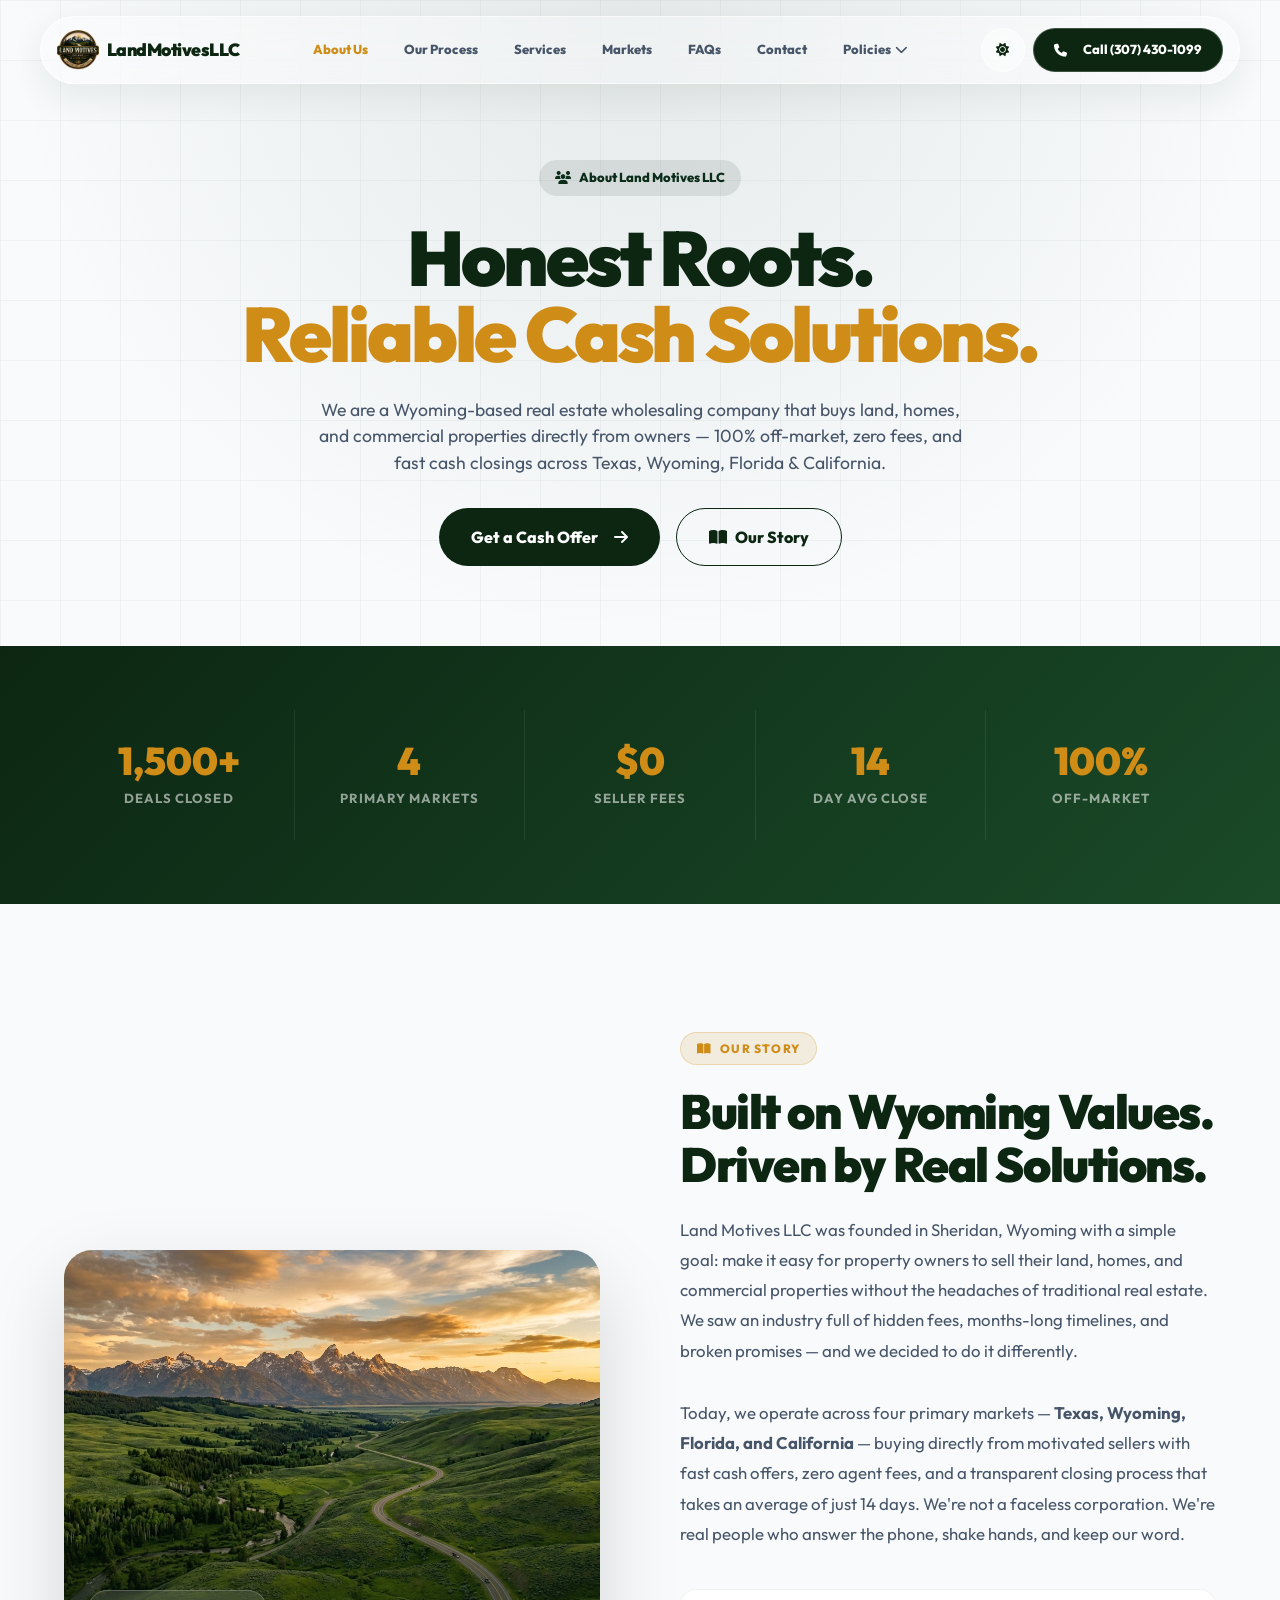
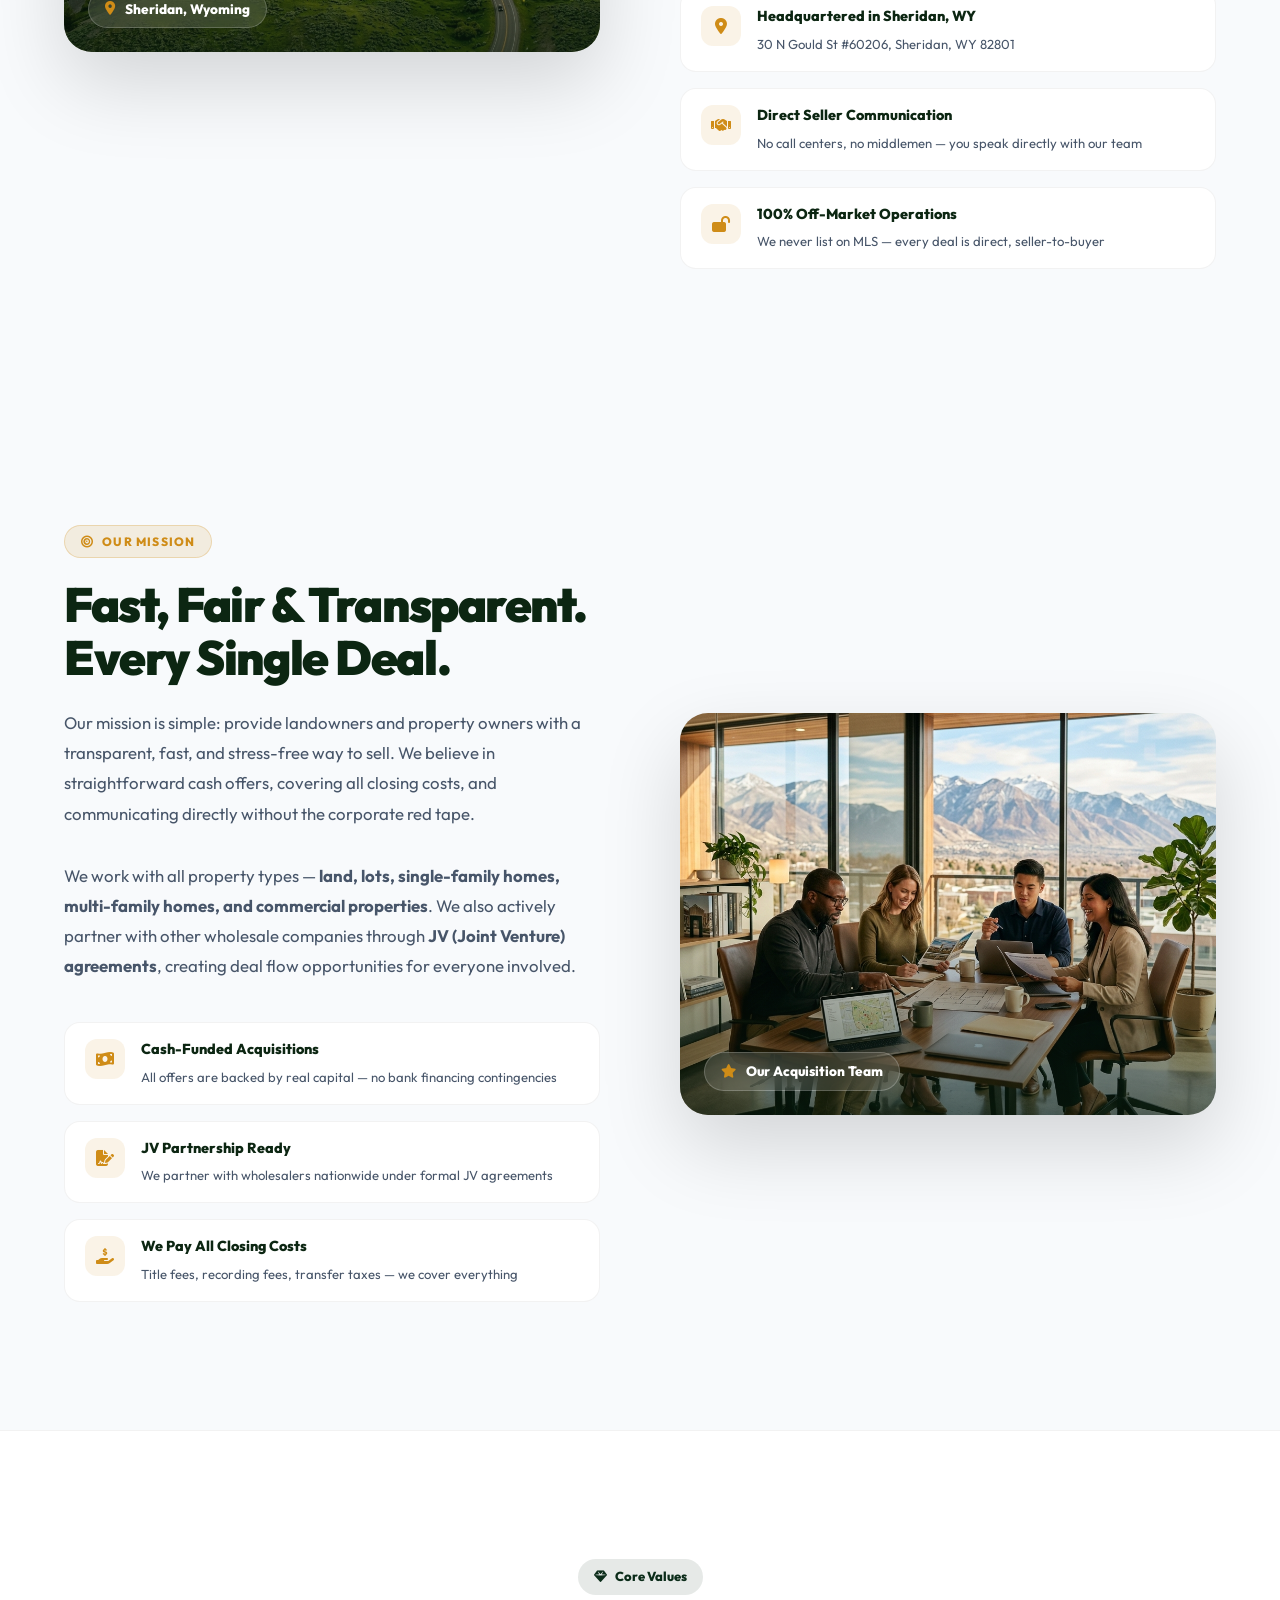
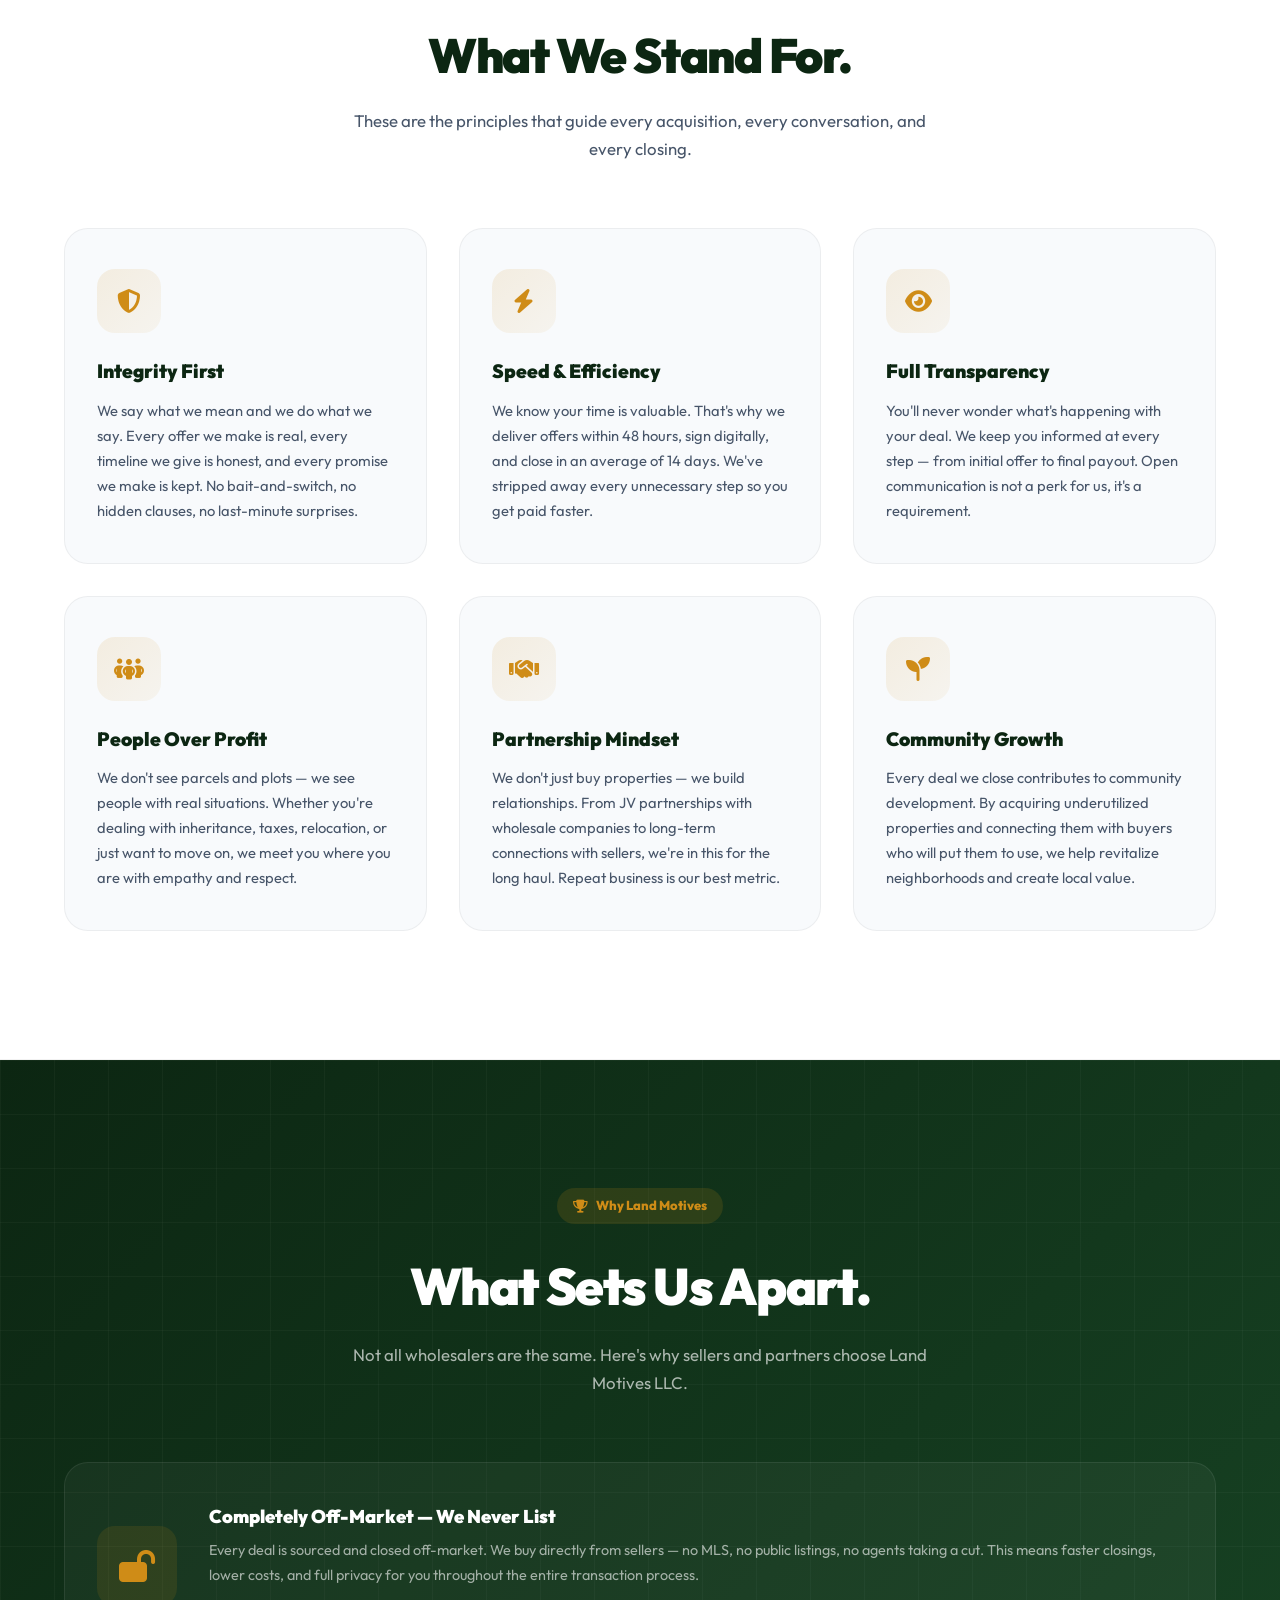
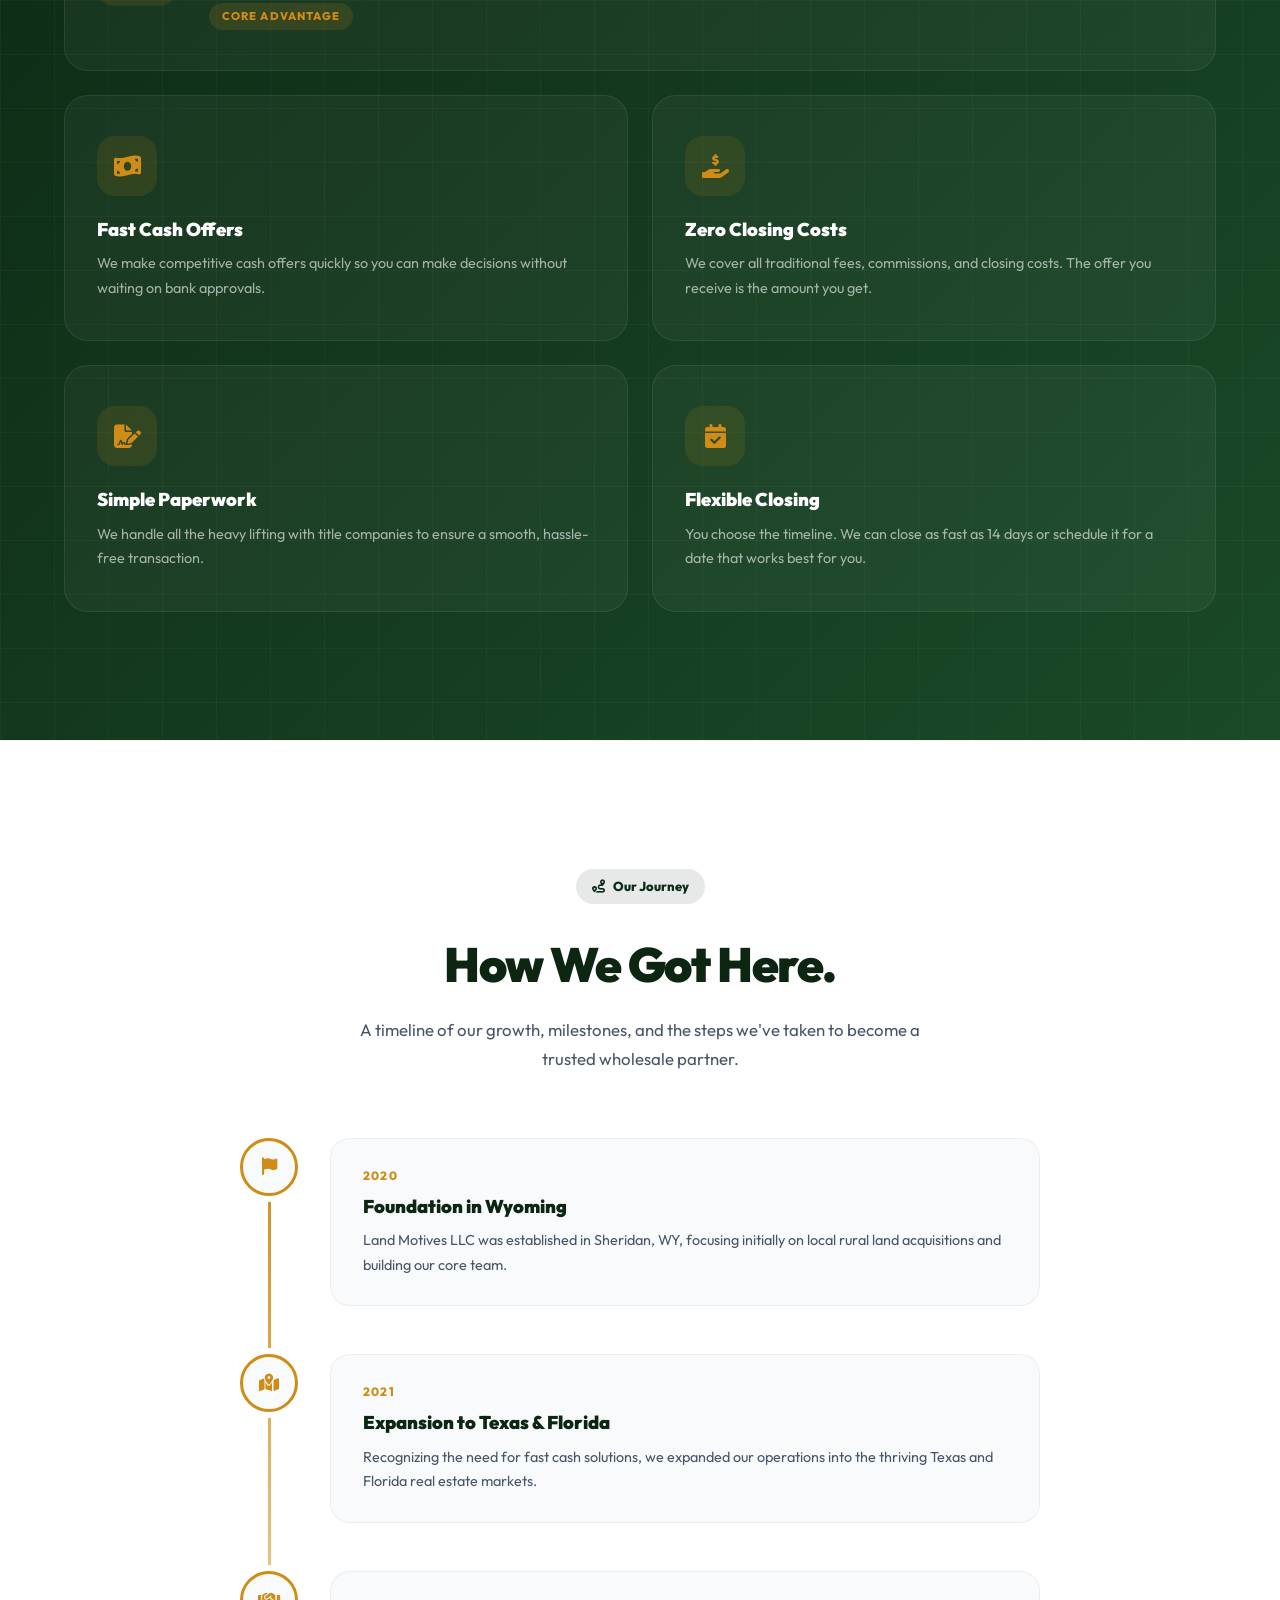
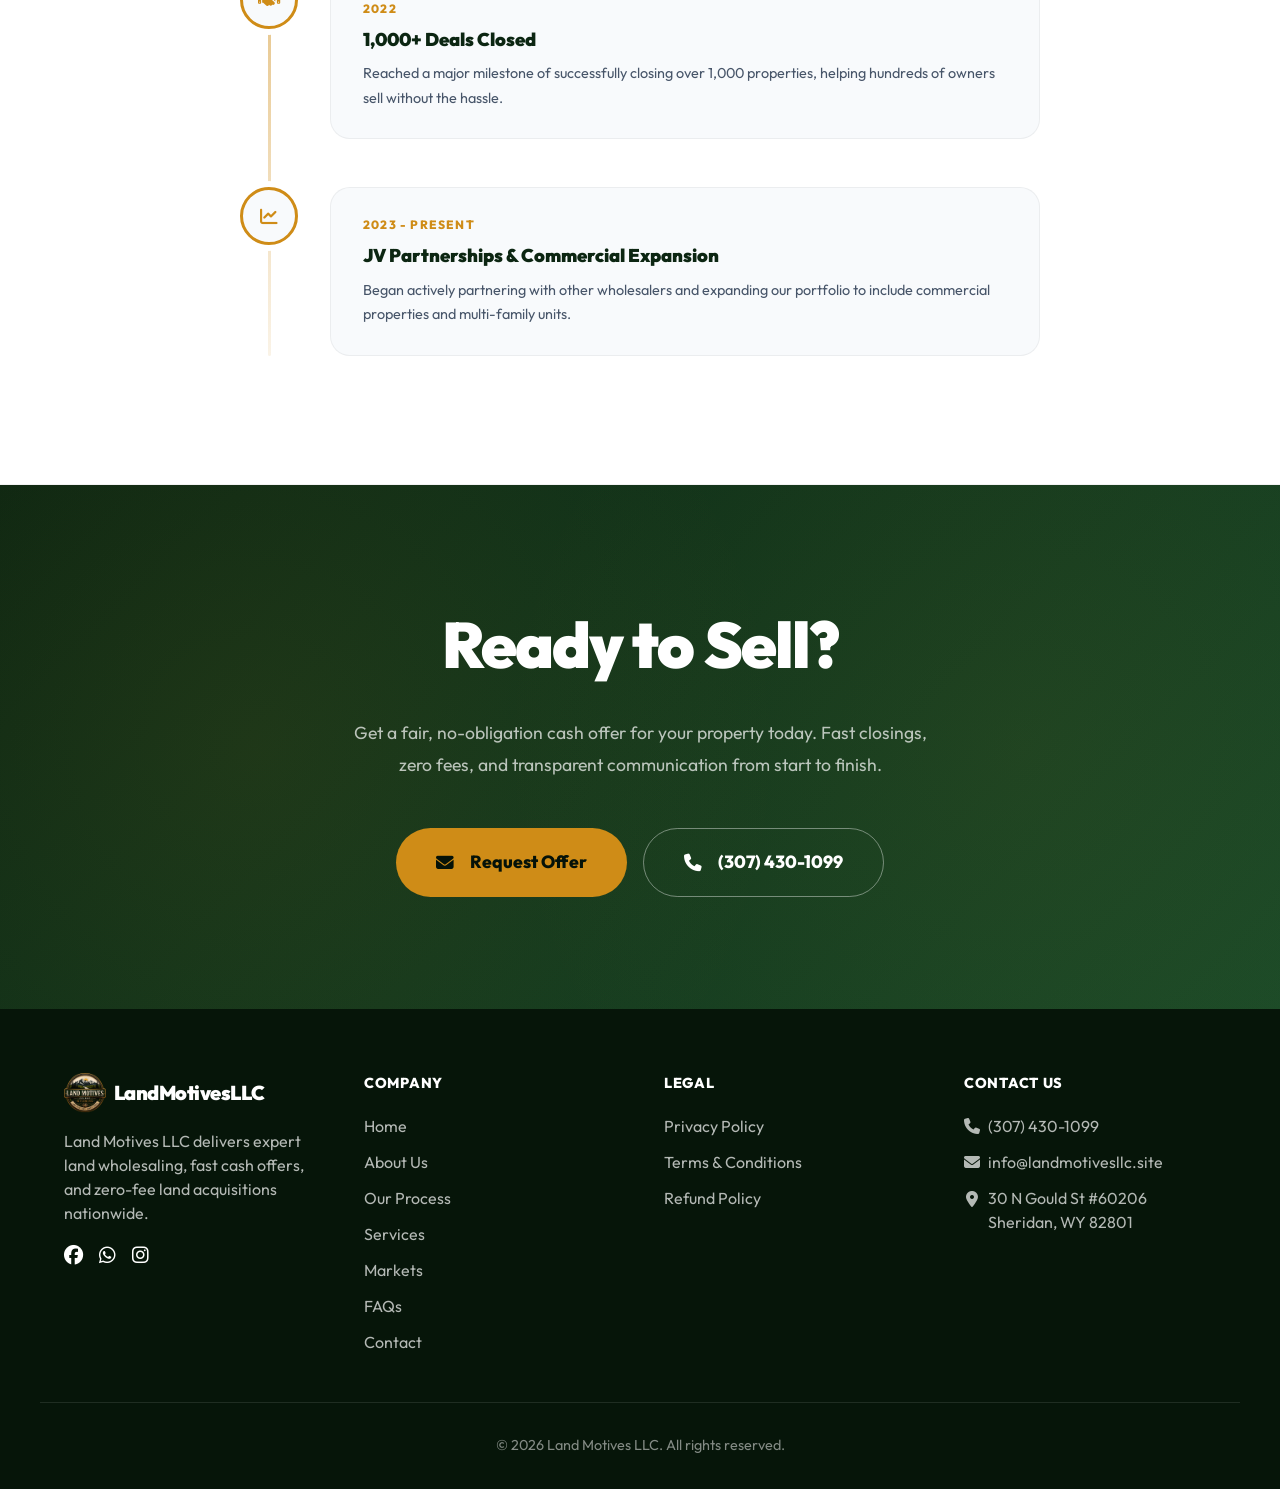
<file: about.html>
<!DOCTYPE html>
<html lang="en" class="scroll-smooth">
<head>
<meta charset="utf-8" />
<meta name="viewport" content="width=device-width, initial-scale=1" />
<title>About Us | Land Motives LLC – Honest Roots, Reliable Cash</title>
<meta name="description" content="Land Motives LLC is a Wyoming-based real estate wholesaling company specializing in off-market acquisitions. We buy land, homes, and commercial properties across Texas, Wyoming, Florida & California — fast cash, zero fees, direct to seller." />
<meta name="robots" content="index, follow" />
<link rel="canonical" href="https://landmotivesllc.site/about.html" />

<meta property="og:title" content="About Us | Land Motives LLC" />
<meta property="og:description" content="Learn about Land Motives LLC, the premier land wholesaling company located in Sheridan, Wyoming. Honest roots, reliable cash offers." />
<meta property="og:url" content="https://landmotivesllc.site/about.html" />
<meta property="og:site_name" content="Land Motives LLC" />
<meta property="og:type" content="website" />
<meta property="og:image" content="https://landmotivesllc.site/assets/images/about_land.png" />

<link rel="shortcut icon" href="assets/images/favicon.png" />
<link rel="icon" href="assets/images/favicon.png" />

<link rel="preconnect" href="https://fonts.googleapis.com">
<link rel="preconnect" href="https://fonts.gstatic.com" crossorigin>
<link href="https://fonts.googleapis.com/css2?family=Manrope:wght@400;500;600;700;800;900&family=Outfit:wght@400;500;600;700;800;900&display=swap" rel="stylesheet">
<link rel="stylesheet" href="https://cdnjs.cloudflare.com/ajax/libs/font-awesome/6.5.1/css/all.min.css">
<link rel="stylesheet" href="assets/css/style.css">

<style>
/* =============================================
ABOUT PAGE – CUSTOM STYLES
============================================= */

/* Hero */
.about-hero {
padding: 10rem 0 5rem;
position: relative;
overflow: hidden;
background: radial-gradient(ellipse at 50% 0%, rgba(11,44,25,0.08) 0%, transparent 70%);
}
.dark .about-hero {
background: radial-gradient(ellipse at 50% 0%, rgba(207,140,23,0.06) 0%, transparent 70%);
}
.about-hero-bg {
position: absolute;
inset: 0;
background-image:
linear-gradient(rgba(12,38,18,0.04) 1px, transparent 1px),
linear-gradient(90deg, rgba(12,38,18,0.04) 1px, transparent 1px);
background-size: 60px 60px;
pointer-events: none;
}
.dark .about-hero-bg {
background-image:
linear-gradient(rgba(255,255,255,0.03) 1px, transparent 1px),
linear-gradient(90deg, rgba(255,255,255,0.03) 1px, transparent 1px);
}
.about-hero-title {
font-size: clamp(3rem, 6vw, 5.5rem);
font-weight: 900;
letter-spacing: -0.04em;
line-height: 1;
margin-bottom: 1.5rem;
}
.about-hero-title span { color: var(--brand-blue); }

/* =============================================
STORY / MISSION SECTION
============================================= */
.about-story {
padding: 8rem 0;
background: var(--bg-main);
}
.about-story-grid {
display: grid;
grid-template-columns: 1fr 1fr;
gap: 5rem;
align-items: center;
}
.about-story-img-wrap {
position: relative;
border-radius: 28px;
overflow: hidden;
box-shadow: 0 32px 80px rgba(0,0,0,0.15);
aspect-ratio: 4/3;
}
.about-story-img-wrap img {
width: 100%; height: 100%; object-fit: cover;
transition: transform 0.6s;
}
.about-story-img-wrap:hover img { transform: scale(1.04); }
.about-story-img-overlay {
position: absolute; inset: 0;
background: linear-gradient(to top, rgba(10,30,14,0.6) 0%, transparent 50%);
}
.about-story-img-badge {
position: absolute; bottom: 1.5rem; left: 1.5rem;
display: flex; align-items: center; gap: 0.6rem;
background: rgba(255,255,255,0.12);
backdrop-filter: blur(12px);
border: 1px solid rgba(255,255,255,0.2);
border-radius: 9999px;
padding: 0.5rem 1rem;
color: white; font-size: 0.85rem; font-weight: 800;
}
.about-story-img-badge i { color: var(--brand-blue); }
.about-section-badge {
display: inline-flex; align-items: center; gap: 0.5rem;
padding: 0.4rem 1rem;
border-radius: 9999px;
font-size: 0.75rem; font-weight: 800;
text-transform: uppercase;
letter-spacing: 0.1em;
margin-bottom: 1.25rem;
background: rgba(207,140,23,0.12);
color: #CF8C17;
border: 1px solid rgba(207,140,23,0.25);
}
.about-section-title {
font-size: clamp(2.2rem, 4vw, 3rem);
font-weight: 900;
letter-spacing: -0.03em;
line-height: 1.1;
margin-bottom: 1.5rem;
}
.about-section-desc {
font-size: 1.05rem;
color: var(--text-muted);
line-height: 1.8;
margin-bottom: 2rem;
}
.about-highlight-list {
display: flex; flex-direction: column; gap: 1rem;
}
.about-highlight {
display: flex; align-items: flex-start; gap: 1rem;
padding: 1rem 1.25rem;
background: var(--card-bg);
border: 1px solid var(--card-border);
border-radius: 16px;
transition: 0.2s;
}
.dark .about-highlight {
background: rgba(255,255,255,0.03);
border-color: rgba(255,255,255,0.06);
}
.about-highlight:hover {
border-color: rgba(207,140,23,0.3);
transform: translateY(-2px);
}
.about-hl-icon {
width: 40px; height: 40px; min-width: 40px;
background: rgba(207,140,23,0.1);
border-radius: 12px;
display: flex; align-items: center; justify-content: center;
color: var(--brand-blue); font-size: 1rem;
}
.about-hl-text strong {
display: block; font-size: 0.9rem; font-weight: 800;
margin-bottom: 0.2rem;
}
.about-hl-text span {
font-size: 0.82rem; color: var(--text-muted);
}

/* =============================================
STATS COUNTER BAR
============================================= */
.about-stats-section {
padding: 4rem 0;
background: linear-gradient(135deg, #0C2612, #1a4a28);
}
.about-stats-bar {
display: flex; gap: 0;
}
.about-stat {
flex: 1; text-align: center;
padding: 2rem 1.5rem;
border-right: 1px solid rgba(255,255,255,0.08);
}
.about-stat:last-child { border-right: none; }
.about-stat-num {
font-size: clamp(2rem, 3vw, 3rem);
font-weight: 900; color: var(--brand-blue);
line-height: 1; margin-bottom: 0.5rem;
}
.about-stat-label {
font-size: 0.82rem; font-weight: 700;
color: rgba(255,255,255,0.55);
text-transform: uppercase;
letter-spacing: 0.08em;
}

/* =============================================
CORE VALUES
============================================= */
.about-values {
padding: 8rem 0;
background: var(--card-bg);
border-top: 1px solid var(--card-border);
border-bottom: 1px solid var(--card-border);
}
.values-grid {
display: grid;
grid-template-columns: repeat(3, 1fr);
gap: 2rem;
margin-top: 4rem;
}
.value-card {
background: var(--bg-main);
border: 1px solid var(--card-border);
border-radius: 24px;
padding: 2.5rem 2rem;
position: relative;
overflow: hidden;
transition: 0.3s;
}
.dark .value-card {
background: rgba(255,255,255,0.02);
border-color: rgba(255,255,255,0.05);
}
.value-card::before {
content: '';
position: absolute; top: 0; left: 0; right: 0;
height: 3px;
background: linear-gradient(90deg, var(--brand-blue), transparent);
opacity: 0; transition: opacity 0.3s;
}
.value-card:hover {
transform: translateY(-6px);
box-shadow: 0 24px 60px rgba(0,0,0,0.08);
border-color: rgba(207,140,23,0.2);
}
.value-card:hover::before { opacity: 1; }
.value-icon {
width: 64px; height: 64px;
background: linear-gradient(135deg, rgba(207,140,23,0.12), rgba(207,140,23,0.06));
border-radius: 18px;
display: flex; align-items: center; justify-content: center;
font-size: 1.5rem; color: var(--brand-blue);
margin-bottom: 1.5rem;
transition: 0.3s;
}
.value-card:hover .value-icon {
background: rgba(207,140,23,0.2);
transform: scale(1.1);
}
.value-title {
font-size: 1.2rem; font-weight: 900;
margin-bottom: 0.75rem;
}
.value-desc {
font-size: 0.92rem;
color: var(--text-muted);
line-height: 1.7;
}

/* =============================================
TEAM / WHO WE ARE
============================================= */
.about-team {
padding: 8rem 0;
background: var(--bg-main);
}
.about-team-grid {
display: grid;
grid-template-columns: 1fr 1fr;
gap: 5rem;
align-items: center;
}
.about-team-grid.reverse { direction: rtl; }
.about-team-grid.reverse > * { direction: ltr; }

/* =============================================
WHY CHOOSE US - Bento
============================================= */
.why-us-section {
padding: 8rem 0;
background: linear-gradient(135deg, #0C2612, #1a4a28);
position: relative;
overflow: hidden;
}
.why-us-section::before {
content: '';
position: absolute; inset: 0;
background-image:
linear-gradient(rgba(255,255,255,0.03) 1px, transparent 1px),
linear-gradient(90deg, rgba(255,255,255,0.03) 1px, transparent 1px);
background-size: 54px 54px;
}
.why-us-grid {
display: grid;
grid-template-columns: repeat(2, 1fr);
gap: 1.5rem;
margin-top: 4rem;
}
.why-us-card {
background: rgba(255,255,255,0.04);
border: 1px solid rgba(255,255,255,0.08);
border-radius: 24px;
padding: 2.5rem 2rem;
transition: 0.3s;
position: relative;
overflow: hidden;
}
.why-us-card:hover {
background: rgba(255,255,255,0.07);
border-color: rgba(207,140,23,0.3);
transform: translateY(-4px);
box-shadow: 0 20px 50px rgba(0,0,0,0.3);
}
.why-us-card.featured {
grid-column: 1 / -1;
display: grid;
grid-template-columns: auto 1fr;
gap: 2rem;
align-items: center;
}
.wuc-icon {
width: 60px; height: 60px;
background: rgba(207,140,23,0.12);
border-radius: 18px;
display: flex; align-items: center; justify-content: center;
font-size: 1.5rem; color: var(--brand-blue);
margin-bottom: 1.25rem;
transition: 0.3s;
}
.why-us-card:hover .wuc-icon {
background: rgba(207,140,23,0.2);
transform: scale(1.1);
}
.why-us-card.featured .wuc-icon {
width: 80px; height: 80px;
font-size: 2rem; margin-bottom: 0;
}
.wuc-title {
font-size: 1.15rem; font-weight: 900;
color: white; margin-bottom: 0.5rem;
}
.wuc-desc {
font-size: 0.9rem;
color: rgba(255,255,255,0.6);
line-height: 1.7;
}
.wuc-tag {
display: inline-flex;
padding: 0.3rem 0.8rem;
background: rgba(207,140,23,0.15);
color: var(--brand-blue);
border-radius: 9999px;
font-size: 0.7rem; font-weight: 800;
text-transform: uppercase;
letter-spacing: 0.1em;
margin-top: 1rem;
}

/* =============================================
TIMELINE / MILESTONES
============================================= */
.about-timeline {
padding: 8rem 0;
background: var(--card-bg);
border-top: 1px solid var(--card-border);
border-bottom: 1px solid var(--card-border);
}
.timeline-track {
position: relative;
max-width: 800px;
margin: 4rem auto 0;
}
.timeline-track::before {
content: '';
position: absolute;
top: 0; bottom: 0;
left: 28px;
width: 3px;
background: linear-gradient(to bottom, var(--brand-blue), rgba(207,140,23,0.1));
border-radius: 9999px;
}
.timeline-item {
display: flex;
gap: 2rem;
margin-bottom: 3rem;
position: relative;
}
.timeline-item:last-child { margin-bottom: 0; }
.tl-dot {
width: 58px; height: 58px; min-width: 58px;
background: var(--bg-main);
border: 3px solid var(--brand-blue);
border-radius: 50%;
display: flex; align-items: center; justify-content: center;
font-size: 1.1rem; font-weight: 900;
color: var(--brand-blue);
z-index: 1;
box-shadow: 0 0 0 6px var(--card-bg);
}
.dark .tl-dot {
background: #091A0C;
box-shadow: 0 0 0 6px #091A0C;
}
.tl-content {
background: var(--bg-main);
border: 1px solid var(--card-border);
border-radius: 20px;
padding: 1.75rem 2rem;
flex: 1;
transition: 0.2s;
}
.dark .tl-content {
background: rgba(255,255,255,0.03);
border-color: rgba(255,255,255,0.06);
}
.tl-content:hover {
border-color: rgba(207,140,23,0.3);
transform: translateX(4px);
}
.tl-year {
font-size: 0.75rem; font-weight: 800;
text-transform: uppercase;
letter-spacing: 0.1em;
color: var(--brand-blue);
margin-bottom: 0.5rem;
}
.tl-title {
font-size: 1.15rem; font-weight: 900;
margin-bottom: 0.5rem;
}
.tl-desc {
font-size: 0.9rem;
color: var(--text-muted);
line-height: 1.7;
}

/* =============================================
CONTACT CTA
============================================= */
.about-cta {
padding: 7rem 0;
background: linear-gradient(135deg, #0C2612, #1a4a28);
text-align: center;
position: relative;
overflow: hidden;
}
.about-cta::before {
content: '';
position: absolute; inset: 0;
background-image:
radial-gradient(circle at 20% 50%, rgba(207,140,23,0.08) 0%, transparent 50%),
radial-gradient(circle at 80% 50%, rgba(207,140,23,0.06) 0%, transparent 50%);
}

/* =============================================
RESPONSIVE
============================================= */
@media (max-width: 768px) {
.about-story-grid,
.about-team-grid,
.about-team-grid.reverse { grid-template-columns: 1fr; direction: ltr; gap: 2.5rem; }
.values-grid { grid-template-columns: 1fr; }
.why-us-grid { grid-template-columns: 1fr; }
.why-us-card.featured { grid-template-columns: 1fr; }
.about-stats-bar { flex-direction: column; }
.about-stat {
border-right: none;
border-bottom: 1px solid rgba(255,255,255,0.08);
padding: 1.5rem;
}
.about-stat:last-child { border-bottom: none; }
.timeline-track::before { left: 28px; }
}
</style>

<script>
(function () {
try {
var savedTheme = localStorage.getItem("theme");
var prefersDark = window.matchMedia("(prefers-color-scheme: dark)").matches;
var theme = savedTheme || (prefersDark ? "dark" : "light");
document.documentElement.classList.toggle("dark", theme === "dark");
} catch (error) {}
})();
</script>
</head>
<body>

<header class="header-nav">
<div class="nav-inner">
<a href="index.html" class="nav-logo">
<img src="assets/images/logo.png" alt="Land Motives LLC Logo">
<span class="nav-brand-text">LandMotivesLLC</span>
</a>

<nav class="nav-links">
<a href="about.html" class="nav-link" style="color: var(--brand-blue);">About Us</a>
<a href="process.html" class="nav-link">Our Process</a>
<a href="services.html" class="nav-link">Services</a>
<a href="markets.html" class="nav-link">Markets</a>
<a href="faqs.html" class="nav-link">FAQs</a>
<a href="contact.html" class="nav-link">Contact</a>

<div class="nav-dropdown">
<a href="#" class="nav-link" style="cursor: default;">Policies <i class="fa-solid fa-chevron-down" style="font-size: 0.8rem;"></i></a>
<div class="dropdown-menu">
<a href="privacy-policy.html">Privacy Policy</a>
<a href="refund-policy.html">Refund Policy</a>
<a href="terms-conditions.html">Terms &amp; Conditions</a>
</div>
</div>
</nav>

<div class="nav-actions">
<button class="theme-btn" aria-label="Toggle theme">
<i class="fa-solid fa-moon"></i>
</button>
<a href="tel:3074301099" class="btn-book"><i class="fa-solid fa-phone" style="margin-right: 0.5rem;"></i> Call (307) 430-1099</a>
<button class="mobile-menu-btn" aria-label="Toggle mobile menu">
<div class="hamburger-lines">
<span class="line line1"></span>
<span class="line line2"></span>
<span class="line line3"></span>
</div>
</button>
</div>
</div>
<!-- Mobile Menu Overlay -->
<div class="mobile-menu-overlay">
<div class="mobile-nav-links">
<a href="index.html">Home</a>
<a href="about.html">About Us</a>
<a href="process.html">Our Process</a>
<a href="services.html">Services</a>
<a href="markets.html">Markets</a>
<a href="faqs.html">FAQs</a>
<a href="contact.html">Contact</a>
</div>

<div class="mobile-policies-heading">Policies</div>
<div class="mobile-nav-links">
<a href="privacy-policy.html">Privacy Policy</a>
<a href="refund-policy.html">Refund Policy</a>
<a href="terms-conditions.html">Terms &amp; Conditions</a>
</div>

<div class="mobile-call-btn-wrapper">
<a href="tel:3074301099" class="btn-primary" style="width: 100%; justify-content: center; background: var(--brand-blue); color: #051208;"><i class="fa-solid fa-phone" style="margin-right: 0.5rem;"></i> Call Us Now</a>
</div>
</div>
</header>

<main>

<!-- ==============================
HERO SECTION
============================== -->
<section class="about-hero">
<div class="about-hero-bg"></div>
<div class="container-premium" style="position: relative; z-index: 1; text-align: center;">
<div class="badge-primary animate-up" style="display: inline-flex;">
<i class="fa-solid fa-users"></i> About Land Motives LLC
</div>
<h1 class="about-hero-title animate-up">
Honest Roots.<br><span>Reliable Cash Solutions.</span>
</h1>
<p class="hero-desc animate-up">
We are a Wyoming-based real estate wholesaling company that buys land, homes, and commercial properties directly from owners — 100% off-market, zero fees, and fast cash closings across Texas, Wyoming, Florida & California.
</p>
<div class="hero-actions animate-up" style="margin-bottom: 0;">
<a href="contact.html" class="btn-primary">Get a Cash Offer <i class="fa-solid fa-arrow-right" style="margin-left: 0.5rem;"></i></a>
<a href="#our-story" class="btn-secondary"><i class="fa-solid fa-book-open"></i> Our Story</a>
</div>
</div>
</section>

<!-- ==============================
STATS BAR
============================== -->
<section class="about-stats-section">
<div class="container-premium">
<div class="about-stats-bar animate-up">
<div class="about-stat">
<div class="about-stat-num">1,500+</div>
<div class="about-stat-label">Deals Closed</div>
</div>
<div class="about-stat">
<div class="about-stat-num">4</div>
<div class="about-stat-label">Primary Markets</div>
</div>
<div class="about-stat">
<div class="about-stat-num">$0</div>
<div class="about-stat-label">Seller Fees</div>
</div>
<div class="about-stat">
<div class="about-stat-num">14</div>
<div class="about-stat-label">Day Avg Close</div>
</div>
<div class="about-stat">
<div class="about-stat-num">100%</div>
<div class="about-stat-label">Off-Market</div>
</div>
</div>
</div>
</section>

<!-- ==============================
OUR STORY / MISSION
============================== -->
<section class="about-story" id="our-story">
<div class="container-premium">
<div class="about-story-grid">
<!-- Image -->
<div class="about-story-img-wrap animate-up">
<img src="assets/images/about_mission.png" alt="Wyoming landscape – Land Motives LLC headquarters" loading="lazy">
<div class="about-story-img-overlay"></div>
<div class="about-story-img-badge">
<i class="fa-solid fa-location-dot"></i> Sheridan, Wyoming
</div>
</div>
<!-- Content -->
<div class="animate-up">
<div class="about-section-badge">
<i class="fa-solid fa-book-open"></i> Our Story
</div>
<h2 class="about-section-title">Built on Wyoming Values. Driven by Real Solutions.</h2>
<p class="about-section-desc">
Land Motives LLC was founded in Sheridan, Wyoming with a simple goal: make it easy for property owners to sell their land, homes, and commercial properties without the headaches of traditional real estate. We saw an industry full of hidden fees, months-long timelines, and broken promises — and we decided to do it differently.
</p>
<p class="about-section-desc" style="margin-bottom: 2.5rem;">
Today, we operate across four primary markets — <strong>Texas, Wyoming, Florida, and California</strong> — buying directly from motivated sellers with fast cash offers, zero agent fees, and a transparent closing process that takes an average of just 14 days. We're not a faceless corporation. We're real people who answer the phone, shake hands, and keep our word.
</p>

<div class="about-highlight-list">
<div class="about-highlight">
<div class="about-hl-icon"><i class="fa-solid fa-location-dot"></i></div>
<div class="about-hl-text">
<strong>Headquartered in Sheridan, WY</strong>
<span>30 N Gould St #60206, Sheridan, WY 82801</span>
</div>
</div>
<div class="about-highlight">
<div class="about-hl-icon"><i class="fa-solid fa-handshake"></i></div>
<div class="about-hl-text">
<strong>Direct Seller Communication</strong>
<span>No call centers, no middlemen — you speak directly with our team</span>
</div>
</div>
<div class="about-highlight">
<div class="about-hl-icon"><i class="fa-solid fa-lock-open"></i></div>
<div class="about-hl-text">
<strong>100% Off-Market Operations</strong>
<span>We never list on MLS — every deal is direct, seller-to-buyer</span>
</div>
</div>
</div>
</div>
</div>
</div>
</section>

<!-- ==============================
OUR MISSION – Team Image
============================== -->
<section class="about-team">
<div class="container-premium">
<div class="about-team-grid reverse">
<!-- Image -->
<div class="about-story-img-wrap animate-up">
<img src="assets/images/about_team.png" alt="Land Motives LLC professional team" loading="lazy">
<div class="about-story-img-overlay"></div>
<div class="about-story-img-badge">
<i class="fa-solid fa-star"></i> Our Acquisition Team
</div>
</div>
<!-- Content -->
<div class="animate-up">
<div class="about-section-badge">
<i class="fa-solid fa-bullseye"></i> Our Mission
</div>
<h2 class="about-section-title">Fast, Fair & Transparent. Every Single Deal.</h2>
<p class="about-section-desc">
Our mission is simple: provide landowners and property owners with a transparent, fast, and stress-free way to sell. We believe in straightforward cash offers, covering all closing costs, and communicating directly without the corporate red tape.
</p>
<p class="about-section-desc" style="margin-bottom: 2.5rem;">
We work with all property types — <strong>land, lots, single-family homes, multi-family homes, and commercial properties</strong>. We also actively partner with other wholesale companies through <strong>JV (Joint Venture) agreements</strong>, creating deal flow opportunities for everyone involved.
</p>

<div class="about-highlight-list">
<div class="about-highlight">
<div class="about-hl-icon"><i class="fa-solid fa-money-bill-wave"></i></div>
<div class="about-hl-text">
<strong>Cash-Funded Acquisitions</strong>
<span>All offers are backed by real capital — no bank financing contingencies</span>
</div>
</div>
<div class="about-highlight">
<div class="about-hl-icon"><i class="fa-solid fa-file-signature"></i></div>
<div class="about-hl-text">
<strong>JV Partnership Ready</strong>
<span>We partner with wholesalers nationwide under formal JV agreements</span>
</div>
</div>
<div class="about-highlight">
<div class="about-hl-icon"><i class="fa-solid fa-hand-holding-dollar"></i></div>
<div class="about-hl-text">
<strong>We Pay All Closing Costs</strong>
<span>Title fees, recording fees, transfer taxes — we cover everything</span>
</div>
</div>
</div>
</div>
</div>
</div>
</section>

<!-- ==============================
CORE VALUES
============================== -->
<section class="about-values">
<div class="container-premium">
<div class="text-center animate-up">
<div class="badge-primary" style="display: inline-flex;">
<i class="fa-solid fa-gem"></i> Core Values
</div>
<h2 style="font-size: clamp(2rem, 4vw, 3rem); font-weight: 900; margin-bottom: 1rem; letter-spacing: -0.03em;">What We Stand For.</h2>
<p style="color: var(--text-muted); max-width: 600px; margin: 0 auto; font-size: 1.05rem; line-height: 1.7;">
These are the principles that guide every acquisition, every conversation, and every closing.
</p>
</div>

<div class="values-grid">
<div class="value-card animate-up">
<div class="value-icon"><i class="fa-solid fa-shield-halved"></i></div>
<h3 class="value-title">Integrity First</h3>
<p class="value-desc">
We say what we mean and we do what we say. Every offer we make is real, every timeline we give is honest, and every promise we make is kept. No bait-and-switch, no hidden clauses, no last-minute surprises.
</p>
</div>
<div class="value-card animate-up">
<div class="value-icon"><i class="fa-solid fa-bolt"></i></div>
<h3 class="value-title">Speed & Efficiency</h3>
<p class="value-desc">
We know your time is valuable. That's why we deliver offers within 48 hours, sign digitally, and close in an average of 14 days. We've stripped away every unnecessary step so you get paid faster.
</p>
</div>
<div class="value-card animate-up">
<div class="value-icon"><i class="fa-solid fa-eye"></i></div>
<h3 class="value-title">Full Transparency</h3>
<p class="value-desc">
You'll never wonder what's happening with your deal. We keep you informed at every step — from initial offer to final payout. Open communication is not a perk for us, it's a requirement.
</p>
</div>
<div class="value-card animate-up">
<div class="value-icon"><i class="fa-solid fa-people-group"></i></div>
<h3 class="value-title">People Over Profit</h3>
<p class="value-desc">
We don't see parcels and plots — we see people with real situations. Whether you're dealing with inheritance, taxes, relocation, or just want to move on, we meet you where you are with empathy and respect.
</p>
</div>
<div class="value-card animate-up">
<div class="value-icon"><i class="fa-solid fa-handshake"></i></div>
<h3 class="value-title">Partnership Mindset</h3>
<p class="value-desc">
We don't just buy properties — we build relationships. From JV partnerships with wholesale companies to long-term connections with sellers, we're in this for the long haul. Repeat business is our best metric.
</p>
</div>
<div class="value-card animate-up">
<div class="value-icon"><i class="fa-solid fa-seedling"></i></div>
<h3 class="value-title">Community Growth</h3>
<p class="value-desc">
Every deal we close contributes to community development. By acquiring underutilized properties and connecting them with buyers who will put them to use, we help revitalize neighborhoods and create local value.
</p>
</div>
</div>
</div>
</section>

<!-- ==============================
WHY CHOOSE US
============================== -->
<section class="why-us-section">
<div class="container-premium" style="position: relative; z-index: 1;">
<div class="text-center animate-up">
<div class="badge-primary" style="display: inline-flex; background: rgba(207,140,23,0.15); color: var(--brand-blue);">
<i class="fa-solid fa-trophy"></i> Why Land Motives
</div>
<h2 style="font-size: clamp(2rem, 4vw, 3.2rem); font-weight: 900; color: white; margin-bottom: 1rem; letter-spacing: -0.03em;">What Sets Us Apart.</h2>
<p style="color: rgba(255,255,255,0.65); font-size: 1.05rem; max-width: 600px; margin: 0 auto; line-height: 1.7;">
Not all wholesalers are the same. Here's why sellers and partners choose Land Motives LLC.
</p>
</div>

<div class="why-us-grid">
<!-- Featured Full-Width -->
<div class="why-us-card featured animate-up">
<div class="wuc-icon"><i class="fa-solid fa-lock-open"></i></div>
<div>
<div class="wuc-title">Completely Off-Market — We Never List</div>
<div class="wuc-desc">Every deal is sourced and closed off-market. We buy directly from sellers — no MLS, no public listings, no agents taking a cut. This means faster closings, lower costs, and full privacy for you throughout the entire transaction process.</div>
<div class="wuc-tag">Core Advantage</div>
</div>
</div>

<div class="why-us-card animate-up">
<div class="wuc-icon"><i class="fa-solid fa-money-bill-wave"></i></div>
<h3 class="wuc-title">Fast Cash Offers</h3>
<p class="wuc-desc">We make competitive cash offers quickly so you can make decisions without waiting on bank approvals.</p>
</div>

<div class="why-us-card animate-up">
<div class="wuc-icon"><i class="fa-solid fa-hand-holding-dollar"></i></div>
<h3 class="wuc-title">Zero Closing Costs</h3>
<p class="wuc-desc">We cover all traditional fees, commissions, and closing costs. The offer you receive is the amount you get.</p>
</div>

<div class="why-us-card animate-up">
<div class="wuc-icon"><i class="fa-solid fa-file-signature"></i></div>
<h3 class="wuc-title">Simple Paperwork</h3>
<p class="wuc-desc">We handle all the heavy lifting with title companies to ensure a smooth, hassle-free transaction.</p>
</div>

<div class="why-us-card animate-up">
<div class="wuc-icon"><i class="fa-solid fa-calendar-check"></i></div>
<h3 class="wuc-title">Flexible Closing</h3>
<p class="wuc-desc">You choose the timeline. We can close as fast as 14 days or schedule it for a date that works best for you.</p>
</div>

</div>
</div>
</section>

<!-- ==============================
TIMELINE / MILESTONES
============================== -->
<section class="about-timeline">
<div class="container-premium">
<div class="text-center animate-up">
<div class="badge-primary" style="display: inline-flex;">
<i class="fa-solid fa-route"></i> Our Journey
</div>
<h2 style="font-size: clamp(2rem, 4vw, 3rem); font-weight: 900; margin-bottom: 1rem; letter-spacing: -0.03em;">How We Got Here.</h2>
<p style="color: var(--text-muted); max-width: 600px; margin: 0 auto; font-size: 1.05rem; line-height: 1.7;">
A timeline of our growth, milestones, and the steps we've taken to become a trusted wholesale partner.
</p>
</div>

<div class="timeline-track">
<div class="timeline-item animate-up">
<div class="tl-dot"><i class="fa-solid fa-flag"></i></div>
<div class="tl-content">
<div class="tl-year">2020</div>
<h3 class="tl-title">Foundation in Wyoming</h3>
<p class="tl-desc">Land Motives LLC was established in Sheridan, WY, focusing initially on local rural land acquisitions and building our core team.</p>
</div>
</div>
<div class="timeline-item animate-up">
<div class="tl-dot"><i class="fa-solid fa-map-location-dot"></i></div>
<div class="tl-content">
<div class="tl-year">2021</div>
<h3 class="tl-title">Expansion to Texas & Florida</h3>
<p class="tl-desc">Recognizing the need for fast cash solutions, we expanded our operations into the thriving Texas and Florida real estate markets.</p>
</div>
</div>
<div class="timeline-item animate-up">
<div class="tl-dot"><i class="fa-solid fa-handshake"></i></div>
<div class="tl-content">
<div class="tl-year">2022</div>
<h3 class="tl-title">1,000+ Deals Closed</h3>
<p class="tl-desc">Reached a major milestone of successfully closing over 1,000 properties, helping hundreds of owners sell without the hassle.</p>
</div>
</div>
<div class="timeline-item animate-up">
<div class="tl-dot"><i class="fa-solid fa-chart-line"></i></div>
<div class="tl-content">
<div class="tl-year">2023 - Present</div>
<h3 class="tl-title">JV Partnerships & Commercial Expansion</h3>
<p class="tl-desc">Began actively partnering with other wholesalers and expanding our portfolio to include commercial properties and multi-family units.</p>
</div>
</div>
</div>
</div>
</section>

<!-- ==============================
CONTACT CTA
============================== -->
<section class="about-cta">
<div class="container-premium" style="position: relative; z-index: 1;">
<h2 class="animate-up" style="font-size: clamp(2.5rem, 5vw, 4rem); font-weight: 900; color: white; margin-bottom: 1.5rem; letter-spacing: -0.03em;">Ready to Sell?</h2>
<p class="animate-up" style="color: rgba(255,255,255,0.7); font-size: 1.1rem; max-width: 600px; margin: 0 auto 3rem; line-height: 1.8;">
Get a fair, no-obligation cash offer for your property today. Fast closings, zero fees, and transparent communication from start to finish.
</p>
<div class="animate-up" style="display: flex; gap: 1rem; justify-content: center; flex-wrap: wrap;">
<a href="contact.html" class="btn-primary" style="padding: 1.25rem 2.5rem; font-size: 1.1rem; background: var(--brand-blue); color: #051208; border: none;"><i class="fa-solid fa-envelope" style="margin-right: 0.5rem;"></i> Request Offer</a>
<a href="tel:3074301099" class="btn-secondary" style="padding: 1.25rem 2.5rem; font-size: 1.1rem; background: transparent; color: white; border: 1px solid rgba(255,255,255,0.4);"><i class="fa-solid fa-phone" style="margin-right: 0.5rem;"></i> (307) 430-1099</a>
</div>
</div>
</section>
</main>

<footer style="margin-top: 0;">
<div class="container-premium footer-grid" style="display: grid; grid-template-columns: repeat(auto-fit, minmax(200px, 1fr)); gap: 3rem;">
<!-- Logo & About -->
<div>
<div style="display: flex; align-items: center; gap: 0.5rem; margin-bottom: 1rem;">
<img src="assets/images/logo.png" alt="Land Motives Logo" style="height: 40px;">
<span style="font-weight: 900; font-size: 1.25rem; color: white; letter-spacing: -0.5px;">LandMotivesLLC</span>
</div>
<p style="margin-bottom: 1rem; color: rgba(255,255,255,0.7);">Land Motives LLC delivers expert land wholesaling, fast cash offers, and zero-fee land acquisitions nationwide.</p>
<div style="display: flex; gap: 1rem; margin-top: 1rem;">
<a href="https://www.facebook.com/share/18nmbTeqps/?mibextid=wwXIfr" target="_blank" aria-label="Facebook" style="color: white; font-size: 1.2rem; transition: 0.3s;" onmouseover="this.style.color='#CF8C17'" onmouseout="this.style.color='white'"><i class="fa-brands fa-facebook"></i></a>
<a href="https://wa.me/17373076462" target="_blank" aria-label="WhatsApp" style="color: white; font-size: 1.2rem; transition: 0.3s;" onmouseover="this.style.color='#CF8C17'" onmouseout="this.style.color='white'"><i class="fa-brands fa-whatsapp"></i></a>
<a href="https://www.instagram.com/landmotives/" target="_blank" aria-label="Instagram" style="color: white; font-size: 1.2rem; transition: 0.3s;" onmouseover="this.style.color='#CF8C17'" onmouseout="this.style.color='white'"><i class="fa-brands fa-instagram"></i></a>
</div>
</div>

<!-- Pages -->
<div style="display: flex; flex-direction: column; gap: 0.75rem;">
<h4 style="color: white; font-weight: 800; margin-bottom: 0.5rem; text-transform: uppercase; font-size: 0.9rem; letter-spacing: 0.05em;">Company</h4>
<a href="index.html" style="color: rgba(255,255,255,0.7); transition: 0.2s; text-decoration: none;" onmouseover="this.style.color='#CF8C17'" onmouseout="this.style.color='rgba(255,255,255,0.7)'">Home</a>
<a href="about.html" style="color: rgba(255,255,255,0.7); transition: 0.2s; text-decoration: none;" onmouseover="this.style.color='#CF8C17'" onmouseout="this.style.color='rgba(255,255,255,0.7)'">About Us</a>
<a href="process.html" style="color: rgba(255,255,255,0.7); transition: 0.2s; text-decoration: none;" onmouseover="this.style.color='#CF8C17'" onmouseout="this.style.color='rgba(255,255,255,0.7)'">Our Process</a>
<a href="services.html" style="color: rgba(255,255,255,0.7); transition: 0.2s; text-decoration: none;" onmouseover="this.style.color='#CF8C17'" onmouseout="this.style.color='rgba(255,255,255,0.7)'">Services</a>
<a href="markets.html" style="color: rgba(255,255,255,0.7); transition: 0.2s; text-decoration: none;" onmouseover="this.style.color='#CF8C17'" onmouseout="this.style.color='rgba(255,255,255,0.7)'">Markets</a>
<a href="faqs.html" style="color: rgba(255,255,255,0.7); transition: 0.2s; text-decoration: none;" onmouseover="this.style.color='#CF8C17'" onmouseout="this.style.color='rgba(255,255,255,0.7)'">FAQs</a>
<a href="contact.html" style="color: rgba(255,255,255,0.7); transition: 0.2s; text-decoration: none;" onmouseover="this.style.color='#CF8C17'" onmouseout="this.style.color='rgba(255,255,255,0.7)'">Contact</a>
</div>

<!-- Legal -->
<div style="display: flex; flex-direction: column; gap: 0.75rem;">
<h4 style="color: white; font-weight: 800; margin-bottom: 0.5rem; text-transform: uppercase; font-size: 0.9rem; letter-spacing: 0.05em;">Legal</h4>
<a href="privacy-policy.html" style="color: rgba(255,255,255,0.7); transition: 0.2s; text-decoration: none;" onmouseover="this.style.color='#CF8C17'" onmouseout="this.style.color='rgba(255,255,255,0.7)'">Privacy Policy</a>
<a href="terms-conditions.html" style="color: rgba(255,255,255,0.7); transition: 0.2s; text-decoration: none;" onmouseover="this.style.color='#CF8C17'" onmouseout="this.style.color='rgba(255,255,255,0.7)'">Terms & Conditions</a>
<a href="refund-policy.html" style="color: rgba(255,255,255,0.7); transition: 0.2s; text-decoration: none;" onmouseover="this.style.color='#CF8C17'" onmouseout="this.style.color='rgba(255,255,255,0.7)'">Refund Policy</a>
</div>

<!-- Contact -->
<div style="display: flex; flex-direction: column; gap: 0.75rem;">
<h4 style="color: white; font-weight: 800; margin-bottom: 0.5rem; text-transform: uppercase; font-size: 0.9rem; letter-spacing: 0.05em;">Contact Us</h4>
<a href="tel:3074301099" style="color: rgba(255,255,255,0.7); transition: 0.2s; text-decoration: none; display: flex; align-items: center; gap: 0.5rem;" onmouseover="this.style.color='#CF8C17'" onmouseout="this.style.color='rgba(255,255,255,0.7)'"><i class="fa-solid fa-phone" style="width: 16px; text-align: center;"></i> (307) 430-1099</a>
<a href="mailto:info@landmotivesllc.site" style="color: rgba(255,255,255,0.7); transition: 0.2s; text-decoration: none; display: flex; align-items: center; gap: 0.5rem;" onmouseover="this.style.color='#CF8C17'" onmouseout="this.style.color='rgba(255,255,255,0.7)'"><i class="fa-solid fa-envelope" style="width: 16px; text-align: center;"></i> info@landmotivesllc.site</a>
<div style="color: rgba(255,255,255,0.7); display: flex; align-items: flex-start; gap: 0.5rem;">
<i class="fa-solid fa-location-dot" style="width: 16px; text-align: center; margin-top: 5px;"></i> 
<span>30 N Gould St #60206<br>Sheridan, WY 82801</span>
</div>
</div>
</div>
<div class="container-premium" style="margin-top: 3rem; padding-top: 2rem; border-top: 1px solid rgba(255,255,255,0.1); text-align: center; font-size: 0.9rem; color: rgba(255,255,255,0.5);">
&copy; 2026 Land Motives LLC. All rights reserved.
</div>
</footer>

<script src="assets/js/script.js"></script>
</body>
</html>
</file>
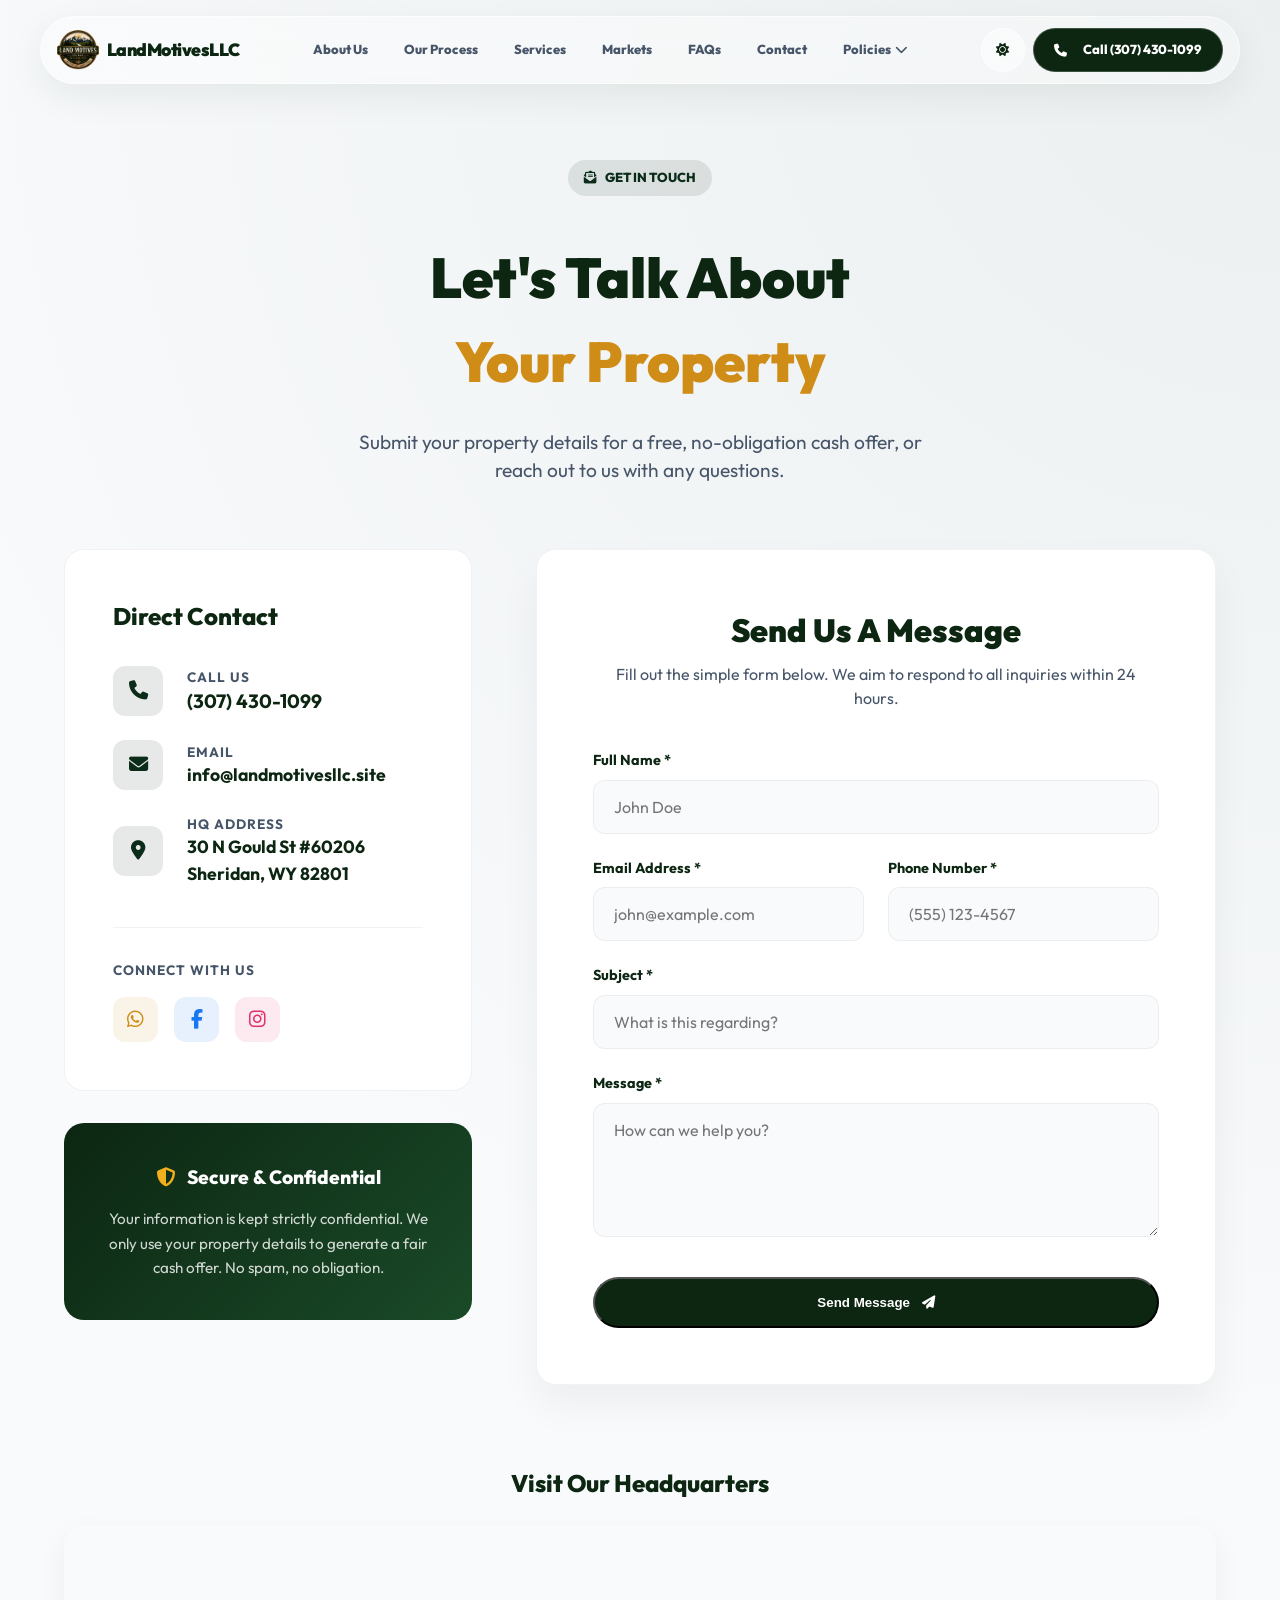
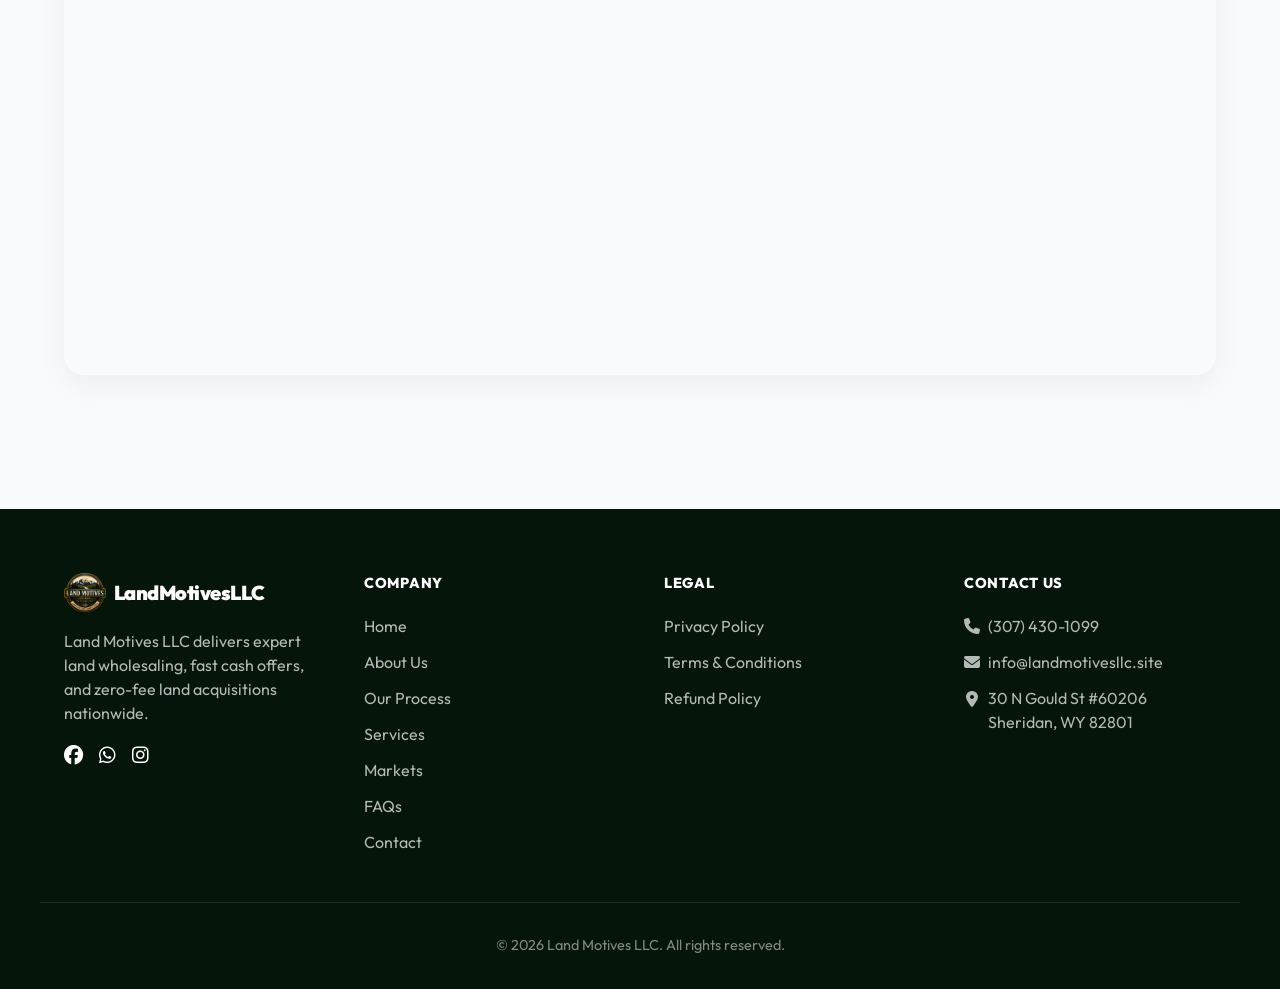
<file: contact.html>
<!DOCTYPE html>
<html lang="en" class="scroll-smooth">
<head>
<meta charset="utf-8" />
<meta name="viewport" content="width=device-width, initial-scale=1" />
<title>Contact Us | Land Motives LLC</title>
<meta name="description" content="Contact Land Motives LLC for a fast cash offer on your vacant land. Call, email, or chat with us on WhatsApp." />
<meta name="robots" content="index, follow" />
<link rel="canonical" href="https://landmotivesllc.site/contact.html" />

<meta property="og:title" content="Contact Us | Land Motives LLC" />
<meta property="og:description" content="Contact Land Motives LLC for a fast cash offer on your vacant land." />
<meta property="og:url" content="https://landmotivesllc.site/contact.html" />
<meta property="og:site_name" content="Land Motives LLC" />

<link rel="shortcut icon" href="assets/images/favicon.png" />
<link rel="icon" href="assets/images/favicon.png" />

<link rel="preconnect" href="https://fonts.googleapis.com">
<link rel="preconnect" href="https://fonts.gstatic.com" crossorigin>
<link href="https://fonts.googleapis.com/css2?family=Manrope:wght@400;500;600;700;800;900&family=Outfit:wght@400;500;600;700;800;900&display=swap" rel="stylesheet">
<link rel="stylesheet" href="https://cdnjs.cloudflare.com/ajax/libs/font-awesome/6.5.1/css/all.min.css">
<link rel="stylesheet" href="assets/css/style.css">

<script>
(function () {
try {
var savedTheme = localStorage.getItem("theme");
var prefersDark = window.matchMedia("(prefers-color-scheme: dark)").matches;
var theme = savedTheme || (prefersDark ? "dark" : "light");
document.documentElement.classList.toggle("dark", theme === "dark");
} catch (error) {}
})();
</script>
</head>
<body>

<header class="header-nav">
<div class="nav-inner">
<a href="index.html" class="nav-logo">
<img src="assets/images/logo.png" alt="Land Motives LLC Logo">
<span class="nav-brand-text">LandMotivesLLC</span>
</a>

<nav class="nav-links">
<a href="about.html" class="nav-link">About Us</a>
<a href="process.html" class="nav-link">Our Process</a>
<a href="services.html" class="nav-link">Services</a>
<a href="markets.html" class="nav-link">Markets</a>
<a href="faqs.html" class="nav-link">FAQs</a>
<a href="contact.html" class="nav-link">Contact</a>

<div class="nav-dropdown">
<a href="#" class="nav-link" style="cursor: default;">Policies <i class="fa-solid fa-chevron-down" style="font-size: 0.8rem;"></i></a>
<div class="dropdown-menu">
<a href="privacy-policy.html">Privacy Policy</a>
<a href="refund-policy.html">Refund Policy</a>
<a href="terms-conditions.html">Terms & Conditions</a>
</div>
</div>
</nav>

<div class="nav-actions">
<button class="theme-btn" aria-label="Toggle theme">
<i class="fa-solid fa-moon"></i>
</button>
<a href="tel:3074301099" class="btn-book"><i class="fa-solid fa-phone" style="margin-right: 0.5rem;"></i> Call (307) 430-1099</a>
<button class="mobile-menu-btn" aria-label="Toggle mobile menu">
<div class="hamburger-lines">
<span class="line line1"></span>
<span class="line line2"></span>
<span class="line line3"></span>
</div>
</button>
</div>
</div>
<!-- Mobile Menu Overlay -->
<div class="mobile-menu-overlay">
<div class="mobile-nav-links">
<a href="index.html">Home</a>
<a href="about.html">About Us</a>
<a href="process.html">Our Process</a>
<a href="services.html">Services</a>
<a href="markets.html">Markets</a>
<a href="faqs.html">FAQs</a>
<a href="contact.html">Contact</a>
</div>

<div class="mobile-policies-heading">Policies</div>
<div class="mobile-nav-links">
<a href="privacy-policy.html">Privacy Policy</a>
<a href="refund-policy.html">Refund Policy</a>
<a href="terms-conditions.html">Terms & Conditions</a>
</div>

<div class="mobile-call-btn-wrapper">
<a href="tel:3074301099" class="btn-primary" style="width: 100%; justify-content: center; background: var(--brand-blue); color: #051208;"><i class="fa-solid fa-phone" style="margin-right: 0.5rem;"></i> Call Us Now</a>
</div>
</div>
</header>



<main>
<!-- Premium Contact Section -->
<section class="hero" style="background: radial-gradient(circle at top right, rgba(11, 44, 25,0.05) 0%, transparent 60%); padding-bottom: 8rem;">
<div class="container-premium">
<div class="text-center animate-up" style="margin-bottom: 4rem;">
<div class="badge-primary" style="display: inline-flex;">
<i class="fa-solid fa-envelope-open-text"></i> GET IN TOUCH
</div>
<h1 class="contact-hero-title">Let's Talk About<br><span style="color: var(--brand-blue);">Your Property</span></h1>
<p style="color: var(--text-muted); font-size: 1.2rem; max-width: 600px; margin: 1.5rem auto 0;">Submit your property details for a free, no-obligation cash offer, or reach out to us with any questions.</p>
</div>

<div class="contact-grid">

<!-- Left Side: Contact Info & Reassurance -->
<div class="animate-up">
<div style="background: var(--card-bg); padding: 3rem; border-radius: 20px; border: 1px solid var(--card-border); margin-bottom: 2rem; text-align: left;">
<h3 style="font-size: 1.5rem; font-weight: 800; margin-bottom: 2rem;">Direct Contact</h3>

<div style="display: flex; gap: 1.5rem; margin-bottom: 1.5rem; align-items: center;">
<a href="tel:3074301099" class="bento-icon-wrap" style="width: 50px; height: 50px; font-size: 1.2rem; margin-bottom: 0; text-decoration: none; cursor: pointer; transition: transform 0.3s ease;" onmouseover="this.style.transform='scale(1.1)'" onmouseout="this.style.transform='scale(1)'">
<i class="fa-solid fa-phone"></i>
</a>
<div>
<div style="font-size: 0.85rem; font-weight: 700; color: var(--text-muted); text-transform: uppercase; letter-spacing: 1px;">Call Us</div>
<a href="tel:3074301099" style="font-size: 1.2rem; font-weight: 700; color: var(--text-color); text-decoration: none;">(307) 430-1099</a>
</div>
</div>

<div style="display: flex; gap: 1.5rem; margin-bottom: 1.5rem; align-items: center;">
<a href="mailto:info@landmotivesllc.site" class="bento-icon-wrap" style="width: 50px; height: 50px; font-size: 1.2rem; margin-bottom: 0; text-decoration: none; cursor: pointer; transition: transform 0.3s ease;" onmouseover="this.style.transform='scale(1.1)'" onmouseout="this.style.transform='scale(1)'">
<i class="fa-solid fa-envelope"></i>
</a>
<div>
<div style="font-size: 0.85rem; font-weight: 700; color: var(--text-muted); text-transform: uppercase; letter-spacing: 1px;">Email</div>
<a href="mailto:info@landmotivesllc.site" style="font-size: 1.1rem; font-weight: 700; color: var(--text-color); text-decoration: none;">info@landmotivesllc.site</a>
</div>
</div>

<div style="display: flex; gap: 1.5rem; margin-bottom: 2.5rem; align-items: center;">
<a href="https://maps.google.com/?q=30+N+Gould+St+%2360206+Sheridan,+WY+82801" target="_blank" class="bento-icon-wrap" style="width: 50px; height: 50px; font-size: 1.2rem; margin-bottom: 0; text-decoration: none; cursor: pointer; transition: transform 0.3s ease;" onmouseover="this.style.transform='scale(1.1)'" onmouseout="this.style.transform='scale(1)'">
<i class="fa-solid fa-location-dot"></i>
</a>
<div>
<div style="font-size: 0.85rem; font-weight: 700; color: var(--text-muted); text-transform: uppercase; letter-spacing: 1px;">HQ Address</div>
<a href="https://maps.google.com/?q=30+N+Gould+St+%2360206+Sheridan,+WY+82801" target="_blank" style="font-size: 1.1rem; font-weight: 700; color: var(--text-color); text-decoration: none;">30 N Gould St #60206<br>Sheridan, WY 82801</a>
</div>
</div>

<div style="border-top: 1px solid var(--card-border); padding-top: 2rem;">
<div style="font-size: 0.85rem; font-weight: 700; color: var(--text-muted); text-transform: uppercase; letter-spacing: 1px; margin-bottom: 1rem;">Connect With Us</div>
<div style="display: flex; gap: 1rem;">
<a href="https://wa.me/17373076462" class="bento-icon-wrap bento-icon-gold" style="width: 45px; height: 45px; font-size: 1.2rem; margin-bottom: 0; text-decoration: none; cursor: pointer; transition: transform 0.3s ease;" onmouseover="this.style.transform='scale(1.1)'" onmouseout="this.style.transform='scale(1)'" title="WhatsApp">
<i class="fa-brands fa-whatsapp"></i>
</a>
<a href="#" class="bento-icon-wrap" style="width: 45px; height: 45px; font-size: 1.2rem; margin-bottom: 0; text-decoration: none; cursor: pointer; transition: transform 0.3s ease; color: #1877F2; background: rgba(24, 119, 242, 0.1);" onmouseover="this.style.transform='scale(1.1)'" onmouseout="this.style.transform='scale(1)'" title="Facebook">
<i class="fa-brands fa-facebook-f"></i>
</a>
<a href="#" class="bento-icon-wrap" style="width: 45px; height: 45px; font-size: 1.2rem; margin-bottom: 0; text-decoration: none; cursor: pointer; transition: transform 0.3s ease; color: #E1306C; background: rgba(225, 48, 108, 0.1);" onmouseover="this.style.transform='scale(1.1)'" onmouseout="this.style.transform='scale(1)'" title="Instagram">
<i class="fa-brands fa-instagram"></i>
</a>
</div>
</div>
</div>

<div style="background: linear-gradient(135deg, #0C2612, #1a4a28); padding: 2.5rem; border-radius: 20px; color: white;">
<h4 style="font-size: 1.2rem; font-weight: 800; margin-bottom: 1rem;"><i class="fa-solid fa-shield-halved" style="color: #F1B01C; margin-right: 0.5rem;"></i> Secure & Confidential</h4>
<p style="color: rgba(255,255,255,0.8); font-size: 0.95rem; line-height: 1.6; margin-bottom: 0;">Your information is kept strictly confidential. We only use your property details to generate a fair cash offer. No spam, no obligation.</p>
</div>
</div>

<!-- Right Side: The Form -->
<div class="animate-up" style="background: var(--card-bg); padding: 3.5rem; border-radius: 20px; border: 1px solid var(--card-border); box-shadow: 0 20px 40px rgba(0,0,0,0.05);">
<h2 class="contact-section-title">Send Us A Message</h2>
<p style="color: var(--text-muted); margin-bottom: 2.5rem;">Fill out the simple form below. We aim to respond to all inquiries within 24 hours.</p>

<form id="contact-form" class="premium-form" action="https://api.web3forms.com/submit" method="POST">
                    <input type="hidden" name="access_key" value="82c032eb-1113-4961-8eb5-90f86905a2eb">
                    <input type="hidden" name="subject" value="New Contact Form Submission - Land Motives LLC">
                    <input type="hidden" name="from_name" value="Land Motives LLC Website">
                    <input type="checkbox" name="botcheck" class="hidden" style="display: none;">

<div class="form-group">
<label for="full_name">Full Name *</label>
<input type="text" id="full_name" name="name" placeholder="John Doe" required>
</div>

<div class="form-row">
<div class="form-group">
<label for="email">Email Address *</label>
<input type="email" id="email" name="email" placeholder="john@example.com" required>
</div>
<div class="form-group">
<label for="phone">Phone Number *</label>
<input type="tel" id="phone" name="phone" placeholder="(555) 123-4567" required>
</div>
</div>

<div class="form-group">
<label for="subject">Subject *</label>
<input type="text" id="subject" name="subject" placeholder="What is this regarding?" required>
</div>

<div class="form-group">
<label for="message">Message *</label>
<textarea id="message" name="message" rows="5" placeholder="How can we help you?" required></textarea>
</div>

<button type="submit" id="contact-submit-btn" class="btn-primary" style="width: 100%; justify-content: center; margin-top: 1rem; padding: 1rem;">
<span id="btn-text">Send Message <i class="fa-solid fa-paper-plane" style="margin-left: 0.5rem;"></i></span>
<span id="btn-loading" style="display: none;">Sending... <i class="fa-solid fa-spinner fa-spin" style="margin-left: 0.5rem;"></i></span>
</button>
<div id="form-result" style="margin-top: 1rem; padding: 1rem 1.5rem; border-radius: 12px; display: none; font-weight: 600; font-size: 0.95rem;"></div>
</form>
</div>


</div> <!-- End of contact-grid -->

<!-- Map Section -->
<div class="animate-up" style="margin-top: 5rem;">
<h3 style="font-size: 1.5rem; font-weight: 800; margin-bottom: 1.5rem; text-align: center;">Visit Our Headquarters</h3>
<iframe src="https://www.google.com/maps/embed?pb=!1m18!1m12!1m3!1d2831.3320295171727!2d-106.95543168446487!3d44.7963629790987!2m3!1f0!2f0!3f0!3m2!1i1024!2i768!4f13.1!3m3!1m2!1s0x5335fabc2a66677f%3A0x8f8ebaa0a48a9462!2s30%20N%20Gould%20St%20%2360206%2C%20Sheridan%2C%20WY%2082801!5e0!3m2!1sen!2sus!4v1700000000000!5m2!1sen!2sus" width="100%" height="450" style="border:0; border-radius: 20px; box-shadow: 0 10px 30px rgba(0,0,0,0.05);" allowfullscreen="" loading="lazy" referrerpolicy="no-referrer-when-downgrade"></iframe>
</div>

</div>
</section>

</main>

<!-- Footer -->
<footer style="margin-top: 0;">
<div class="container-premium footer-grid" style="display: grid; grid-template-columns: repeat(auto-fit, minmax(200px, 1fr)); gap: 3rem;">
<!-- Logo & About -->
<div>
<div style="display: flex; align-items: center; gap: 0.5rem; margin-bottom: 1rem;">
<img src="assets/images/logo.png" alt="Land Motives Logo" style="height: 40px;">
<span style="font-weight: 900; font-size: 1.25rem; color: white; letter-spacing: -0.5px;">LandMotivesLLC</span>
</div>
<p style="margin-bottom: 1rem; color: rgba(255,255,255,0.7);">Land Motives LLC delivers expert land wholesaling, fast cash offers, and zero-fee land acquisitions nationwide.</p>
<div style="display: flex; gap: 1rem; margin-top: 1rem;">
<a href="https://www.facebook.com/share/18nmbTeqps/?mibextid=wwXIfr" target="_blank" aria-label="Facebook" style="color: white; font-size: 1.2rem; transition: 0.3s;" onmouseover="this.style.color='#CF8C17'" onmouseout="this.style.color='white'"><i class="fa-brands fa-facebook"></i></a>
<a href="https://wa.me/17373076462" target="_blank" aria-label="WhatsApp" style="color: white; font-size: 1.2rem; transition: 0.3s;" onmouseover="this.style.color='#CF8C17'" onmouseout="this.style.color='white'"><i class="fa-brands fa-whatsapp"></i></a>
<a href="https://www.instagram.com/landmotives/" target="_blank" aria-label="Instagram" style="color: white; font-size: 1.2rem; transition: 0.3s;" onmouseover="this.style.color='#CF8C17'" onmouseout="this.style.color='white'"><i class="fa-brands fa-instagram"></i></a>
</div>
</div>

<!-- Pages -->
<div style="display: flex; flex-direction: column; gap: 0.75rem;">
<h4 style="color: white; font-weight: 800; margin-bottom: 0.5rem; text-transform: uppercase; font-size: 0.9rem; letter-spacing: 0.05em;">Company</h4>
<a href="index.html" style="color: rgba(255,255,255,0.7); transition: 0.2s; text-decoration: none;" onmouseover="this.style.color='#CF8C17'" onmouseout="this.style.color='rgba(255,255,255,0.7)'">Home</a>
<a href="about.html" style="color: rgba(255,255,255,0.7); transition: 0.2s; text-decoration: none;" onmouseover="this.style.color='#CF8C17'" onmouseout="this.style.color='rgba(255,255,255,0.7)'">About Us</a>
<a href="process.html" style="color: rgba(255,255,255,0.7); transition: 0.2s; text-decoration: none;" onmouseover="this.style.color='#CF8C17'" onmouseout="this.style.color='rgba(255,255,255,0.7)'">Our Process</a>
<a href="services.html" style="color: rgba(255,255,255,0.7); transition: 0.2s; text-decoration: none;" onmouseover="this.style.color='#CF8C17'" onmouseout="this.style.color='rgba(255,255,255,0.7)'">Services</a>
<a href="markets.html" style="color: rgba(255,255,255,0.7); transition: 0.2s; text-decoration: none;" onmouseover="this.style.color='#CF8C17'" onmouseout="this.style.color='rgba(255,255,255,0.7)'">Markets</a>
<a href="faqs.html" style="color: rgba(255,255,255,0.7); transition: 0.2s; text-decoration: none;" onmouseover="this.style.color='#CF8C17'" onmouseout="this.style.color='rgba(255,255,255,0.7)'">FAQs</a>
<a href="contact.html" style="color: rgba(255,255,255,0.7); transition: 0.2s; text-decoration: none;" onmouseover="this.style.color='#CF8C17'" onmouseout="this.style.color='rgba(255,255,255,0.7)'">Contact</a>
</div>

<!-- Legal -->
<div style="display: flex; flex-direction: column; gap: 0.75rem;">
<h4 style="color: white; font-weight: 800; margin-bottom: 0.5rem; text-transform: uppercase; font-size: 0.9rem; letter-spacing: 0.05em;">Legal</h4>
<a href="privacy-policy.html" style="color: rgba(255,255,255,0.7); transition: 0.2s; text-decoration: none;" onmouseover="this.style.color='#CF8C17'" onmouseout="this.style.color='rgba(255,255,255,0.7)'">Privacy Policy</a>
<a href="terms-conditions.html" style="color: rgba(255,255,255,0.7); transition: 0.2s; text-decoration: none;" onmouseover="this.style.color='#CF8C17'" onmouseout="this.style.color='rgba(255,255,255,0.7)'">Terms & Conditions</a>
<a href="refund-policy.html" style="color: rgba(255,255,255,0.7); transition: 0.2s; text-decoration: none;" onmouseover="this.style.color='#CF8C17'" onmouseout="this.style.color='rgba(255,255,255,0.7)'">Refund Policy</a>
</div>

<!-- Contact -->
<div style="display: flex; flex-direction: column; gap: 0.75rem;">
<h4 style="color: white; font-weight: 800; margin-bottom: 0.5rem; text-transform: uppercase; font-size: 0.9rem; letter-spacing: 0.05em;">Contact Us</h4>
<a href="tel:3074301099" style="color: rgba(255,255,255,0.7); transition: 0.2s; text-decoration: none; display: flex; align-items: center; gap: 0.5rem;" onmouseover="this.style.color='#CF8C17'" onmouseout="this.style.color='rgba(255,255,255,0.7)'"><i class="fa-solid fa-phone" style="width: 16px; text-align: center;"></i> (307) 430-1099</a>
<a href="mailto:info@landmotivesllc.site" style="color: rgba(255,255,255,0.7); transition: 0.2s; text-decoration: none; display: flex; align-items: center; gap: 0.5rem;" onmouseover="this.style.color='#CF8C17'" onmouseout="this.style.color='rgba(255,255,255,0.7)'"><i class="fa-solid fa-envelope" style="width: 16px; text-align: center;"></i> info@landmotivesllc.site</a>
<div style="color: rgba(255,255,255,0.7); display: flex; align-items: flex-start; gap: 0.5rem;">
<i class="fa-solid fa-location-dot" style="width: 16px; text-align: center; margin-top: 5px;"></i> 
<span>30 N Gould St #60206<br>Sheridan, WY 82801</span>
</div>
</div>
</div>
<div class="container-premium" style="margin-top: 3rem; padding-top: 2rem; border-top: 1px solid rgba(255,255,255,0.1); text-align: center; font-size: 0.9rem; color: rgba(255,255,255,0.5);">
&copy; 2026 Land Motives LLC. All rights reserved.
</div>
</footer>

<script src="assets/js/script.js"></script>
<script>
    // Web3Forms Contact Form AJAX Submission
    const contactForm = document.getElementById('contact-form');
    const formResult = document.getElementById('form-result');
    const btnText = document.getElementById('btn-text');
    const btnLoading = document.getElementById('btn-loading');
    const submitBtn = document.getElementById('contact-submit-btn');

    contactForm.addEventListener('submit', async function(e) {
        e.preventDefault();

        // Show loading state
        btnText.style.display = 'none';
        btnLoading.style.display = 'inline';
        submitBtn.disabled = true;
        submitBtn.style.opacity = '0.7';
        formResult.style.display = 'none';

        const formData = new FormData(contactForm);

        try {
            const response = await fetch('https://api.web3forms.com/submit', {
                method: 'POST',
                body: formData
            });

            const data = await response.json();

            if (data.success) {
                formResult.style.display = 'block';
                formResult.style.background = 'rgba(16, 185, 129, 0.1)';
                formResult.style.color = '#10B981';
                formResult.style.border = '1px solid rgba(16, 185, 129, 0.3)';
                formResult.innerHTML = '<i class="fa-solid fa-circle-check" style="margin-right: 0.5rem;"></i> Message sent successfully! We\'ll get back to you within 24 hours.';
                contactForm.reset();
            } else {
                formResult.style.display = 'block';
                formResult.style.background = 'rgba(239, 68, 68, 0.1)';
                formResult.style.color = '#EF4444';
                formResult.style.border = '1px solid rgba(239, 68, 68, 0.3)';
                formResult.innerHTML = '<i class="fa-solid fa-circle-xmark" style="margin-right: 0.5rem;"></i> Something went wrong. Please try again or contact us directly.';
            }
        } catch (error) {
            formResult.style.display = 'block';
            formResult.style.background = 'rgba(239, 68, 68, 0.1)';
            formResult.style.color = '#EF4444';
            formResult.style.border = '1px solid rgba(239, 68, 68, 0.3)';
            formResult.innerHTML = '<i class="fa-solid fa-circle-xmark" style="margin-right: 0.5rem;"></i> Network error. Please check your connection and try again.';
        } finally {
            // Reset button state
            btnText.style.display = 'inline';
            btnLoading.style.display = 'none';
            submitBtn.disabled = false;
            submitBtn.style.opacity = '1';
        }
    });
</script>
</body>
</html>
</file>
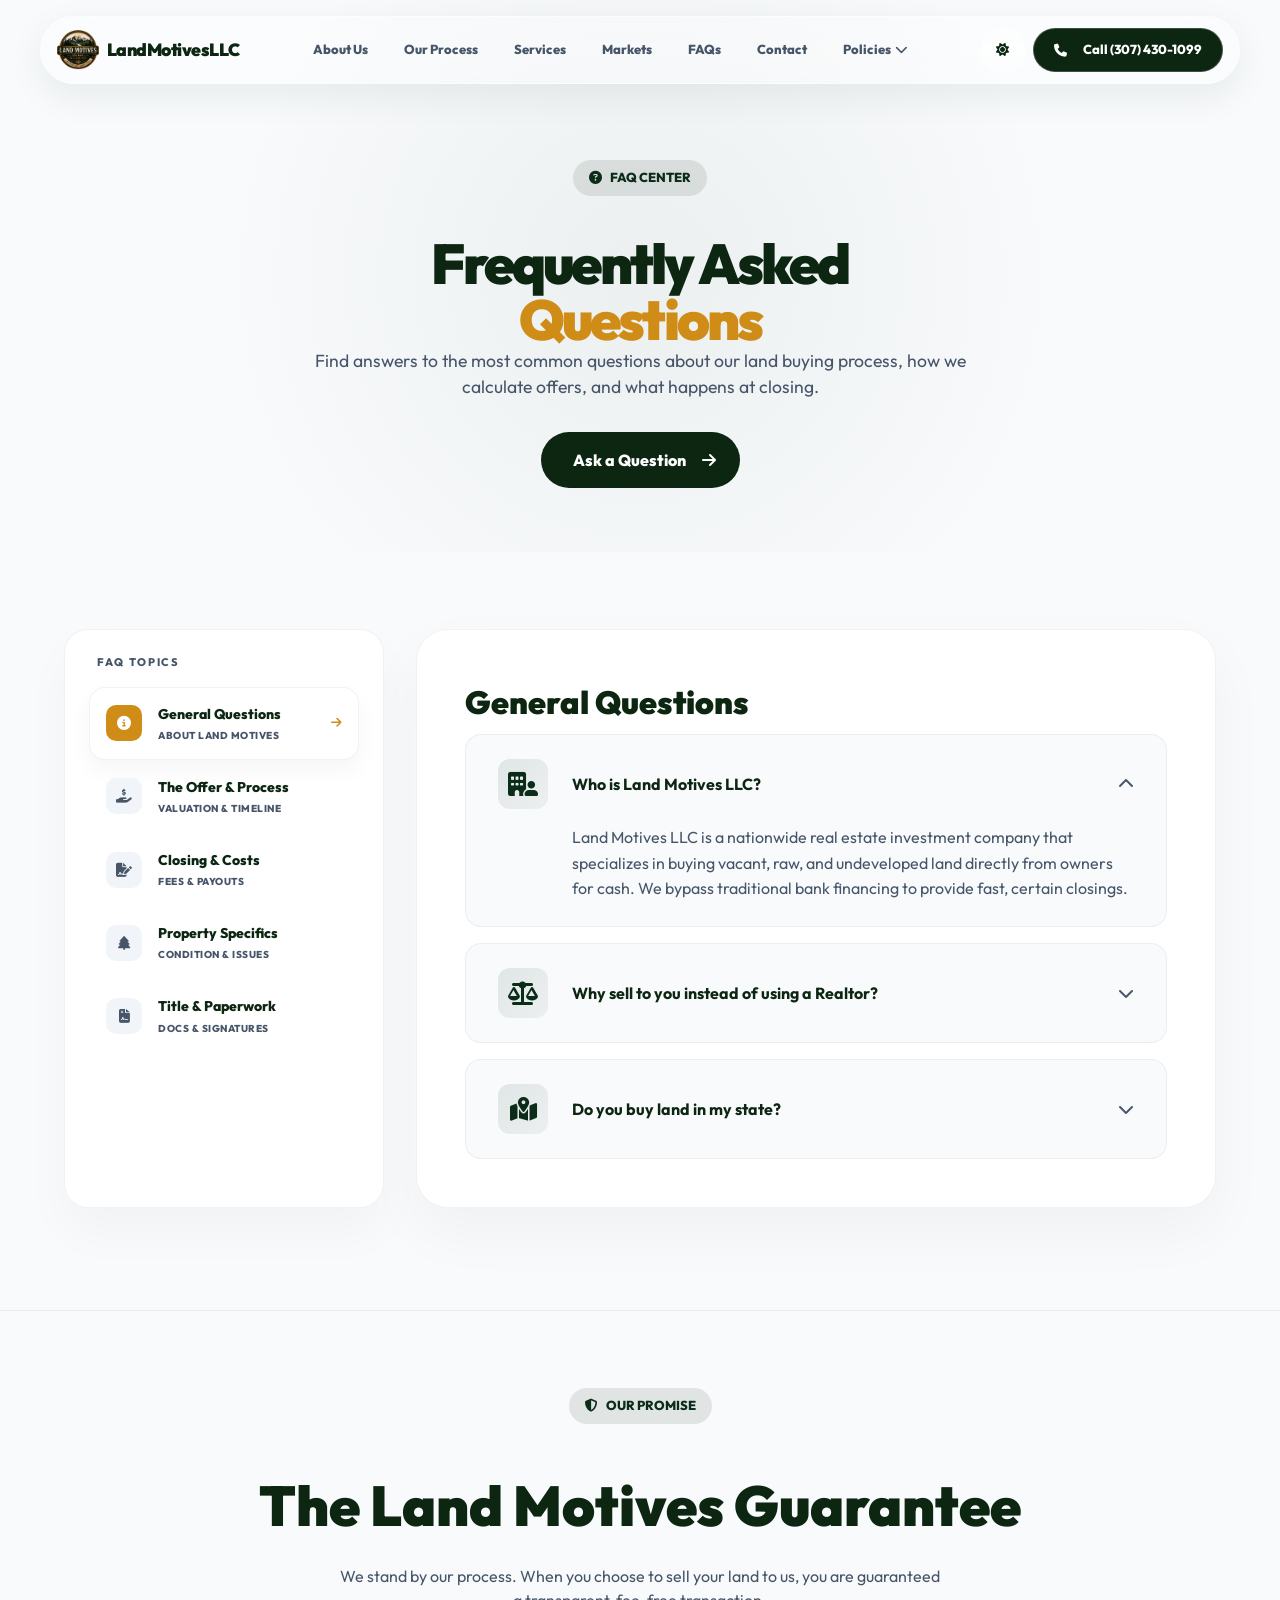
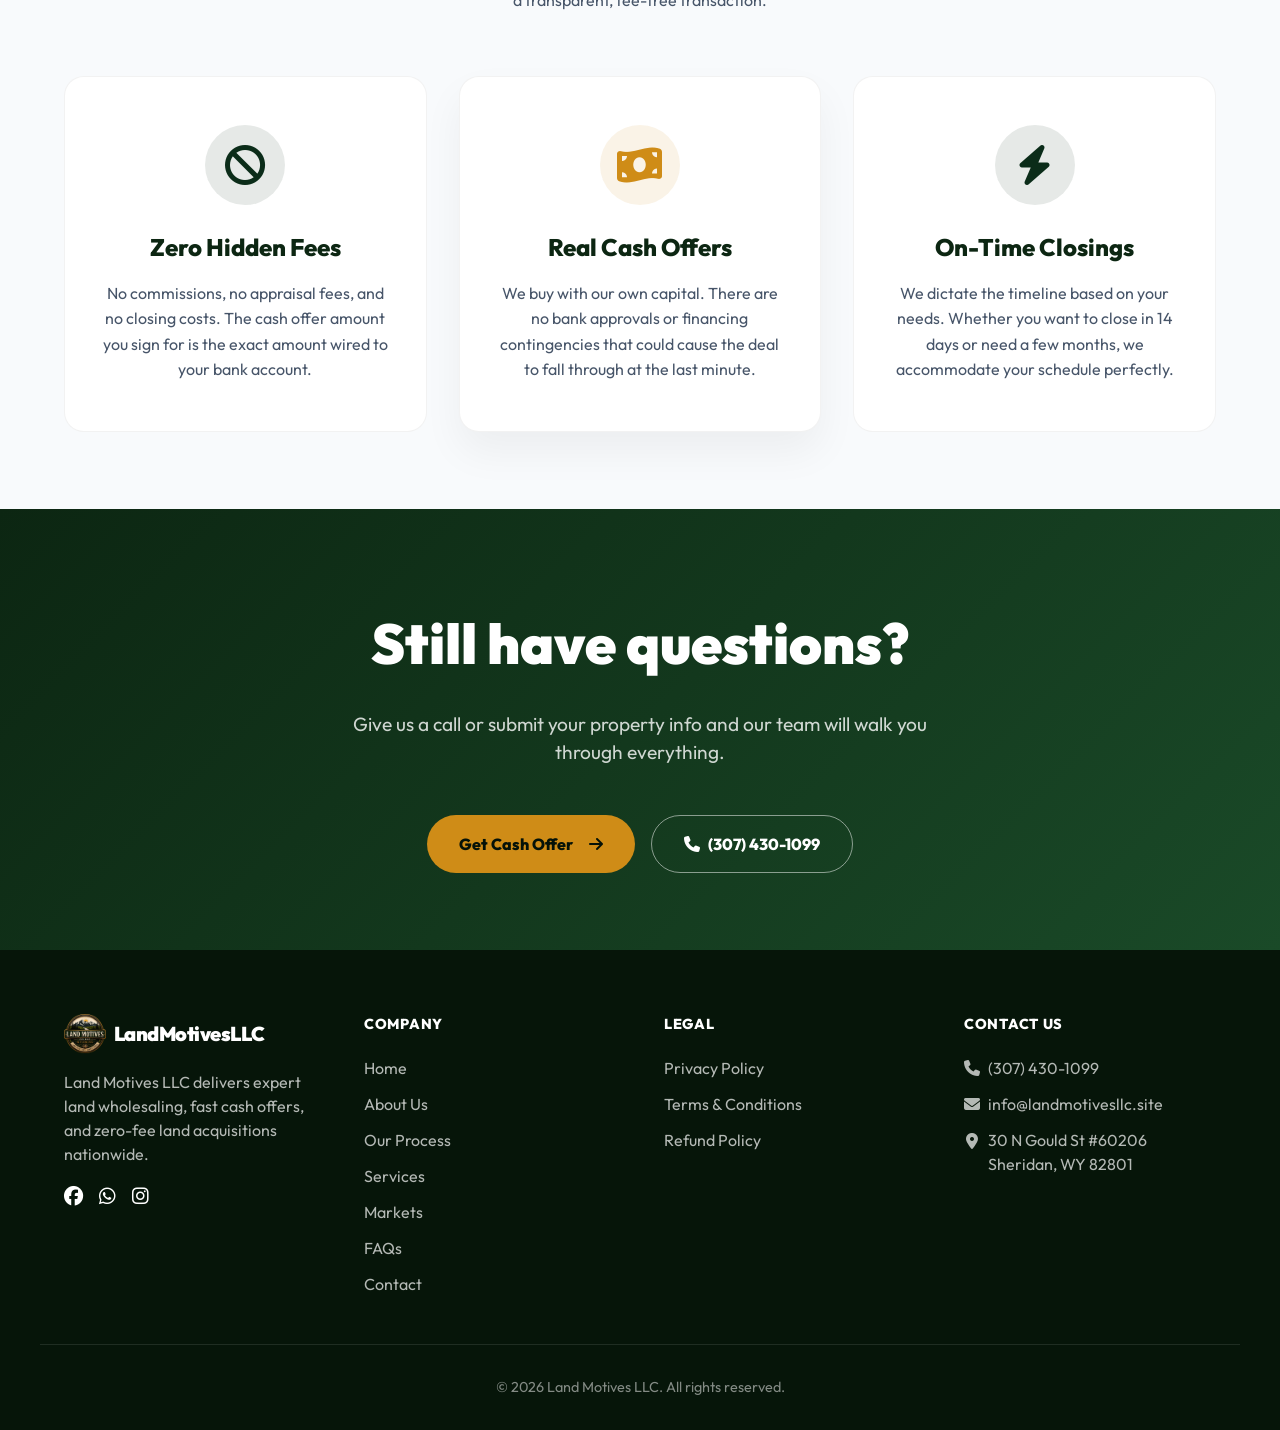
<file: faqs.html>
<!DOCTYPE html>
<html lang="en" class="scroll-smooth">
<head>
<meta charset="utf-8" />
<meta name="viewport" content="width=device-width, initial-scale=1" />
<title>FAQs | Land Motives LLC</title>
<meta name="description" content="Frequently asked questions about selling land for cash to Land Motives LLC." />
<meta name="robots" content="index, follow" />
<link rel="canonical" href="https://landmotivesllc.site/faqs.html" />

<meta property="og:title" content="FAQs | Land Motives LLC" />
<meta property="og:description" content="Frequently asked questions about selling land for cash to Land Motives LLC." />
<meta property="og:url" content="https://landmotivesllc.site/faqs.html" />
<meta property="og:site_name" content="Land Motives LLC" />

<link rel="shortcut icon" href="assets/images/favicon.png" />
<link rel="icon" href="assets/images/favicon.png" />

<link rel="preconnect" href="https://fonts.googleapis.com">
<link rel="preconnect" href="https://fonts.gstatic.com" crossorigin>
<link href="https://fonts.googleapis.com/css2?family=Manrope:wght@400;500;600;700;800;900&family=Outfit:wght@400;500;600;700;800;900&display=swap" rel="stylesheet">
<link rel="stylesheet" href="https://cdnjs.cloudflare.com/ajax/libs/font-awesome/6.5.1/css/all.min.css">
<link rel="stylesheet" href="assets/css/style.css">

<script>
(function () {
try {
var savedTheme = localStorage.getItem("theme");
var prefersDark = window.matchMedia("(prefers-color-scheme: dark)").matches;
var theme = savedTheme || (prefersDark ? "dark" : "light");
document.documentElement.classList.toggle("dark", theme === "dark");
} catch (error) {}
})();
</script>
</head>
<body>

<header class="header-nav">
<div class="nav-inner">
<a href="index.html" class="nav-logo">
<img src="assets/images/logo.png" alt="Land Motives LLC Logo">
<span class="nav-brand-text">LandMotivesLLC</span>
</a>

<nav class="nav-links">
<a href="about.html" class="nav-link">About Us</a>
<a href="process.html" class="nav-link">Our Process</a>
<a href="services.html" class="nav-link">Services</a>
<a href="markets.html" class="nav-link">Markets</a>
<a href="faqs.html" class="nav-link">FAQs</a>
<a href="contact.html" class="nav-link">Contact</a>

<div class="nav-dropdown">
<a href="#" class="nav-link" style="cursor: default;">Policies <i class="fa-solid fa-chevron-down" style="font-size: 0.8rem;"></i></a>
<div class="dropdown-menu">
<a href="privacy-policy.html">Privacy Policy</a>
<a href="refund-policy.html">Refund Policy</a>
<a href="terms-conditions.html">Terms & Conditions</a>
</div>
</div>
</nav>

<div class="nav-actions">
<button class="theme-btn" aria-label="Toggle theme">
<i class="fa-solid fa-moon"></i>
</button>
<a href="tel:3074301099" class="btn-book"><i class="fa-solid fa-phone" style="margin-right: 0.5rem;"></i> Call (307) 430-1099</a>
<button class="mobile-menu-btn" aria-label="Toggle mobile menu">
<div class="hamburger-lines">
<span class="line line1"></span>
<span class="line line2"></span>
<span class="line line3"></span>
</div>
</button>
</div>
</div>
<!-- Mobile Menu Overlay -->
<div class="mobile-menu-overlay">
<div class="mobile-nav-links">
<a href="index.html">Home</a>
<a href="about.html">About Us</a>
<a href="process.html">Our Process</a>
<a href="services.html">Services</a>
<a href="markets.html">Markets</a>
<a href="faqs.html">FAQs</a>
<a href="contact.html">Contact</a>
</div>

<div class="mobile-policies-heading">Policies</div>
<div class="mobile-nav-links">
<a href="privacy-policy.html">Privacy Policy</a>
<a href="refund-policy.html">Refund Policy</a>
<a href="terms-conditions.html">Terms & Conditions</a>
</div>

<div class="mobile-call-btn-wrapper">
<a href="tel:3074301099" class="btn-primary" style="width: 100%; justify-content: center; background: var(--brand-blue); color: #051208;"><i class="fa-solid fa-phone" style="margin-right: 0.5rem;"></i> Call Us Now</a>
</div>
</div>
</header>



<main>
<!-- Hero Section -->
<section class="hero" style="background: radial-gradient(circle at center, rgba(11, 44, 25,0.05) 0%, transparent 60%); padding-bottom: clamp(2rem, 5vw, 5rem);">
<div class="container-premium text-center">
<div class="badge-primary animate-up" style="display: inline-flex;">
<i class="fa-solid fa-circle-question"></i> FAQ CENTER
</div>
<h1 class="hero-brand-title contact-hero-title animate-up">
Frequently Asked<br><span style="color: var(--brand-blue);">Questions</span>
</h1>
<p class="hero-desc animate-up" style="max-width: 700px; margin-left: auto; margin-right: auto;">
Find answers to the most common questions about our land buying process, how we calculate offers, and what happens at closing.
</p>
<div class="hero-actions animate-up" style="margin-bottom: 0; justify-content: center;">
<a href="contact.html" class="btn-primary" style="padding-right: 1.5rem;">Ask a Question <i class="fa-solid fa-arrow-right" style="margin-left: 0.5rem;"></i></a>
</div>
</div>
</section>

<!-- FAQ Topics and Accordions -->
<section class="problems-section" style="padding: clamp(3rem, 6vw, 6rem) 2rem clamp(4rem, 8vw, 8rem); background: var(--bg-main);">
<div class="container-premium">
<div class="problems-layout animate-up">

<!-- Left Sidebar: Topics -->
<div class="problems-sidebar">
<div class="sidebar-header">FAQ TOPICS</div>

<div class="problem-tab active" data-target="faq-general">
<div class="tab-icon"><i class="fa-solid fa-circle-info"></i></div>
<div class="tab-text">
<div class="tab-title">General Questions</div>
<div class="tab-subtitle">ABOUT LAND MOTIVES</div>
</div>
<i class="fa-solid fa-arrow-right tab-arrow"></i>
</div>

<div class="problem-tab" data-target="faq-offer">
<div class="tab-icon"><i class="fa-solid fa-hand-holding-dollar"></i></div>
<div class="tab-text">
<div class="tab-title">The Offer & Process</div>
<div class="tab-subtitle">VALUATION & TIMELINE</div>
</div>
<i class="fa-solid fa-arrow-right tab-arrow"></i>
</div>

<div class="problem-tab" data-target="faq-closing">
<div class="tab-icon"><i class="fa-solid fa-file-signature"></i></div>
<div class="tab-text">
<div class="tab-title">Closing & Costs</div>
<div class="tab-subtitle">FEES & PAYOUTS</div>
</div>
<i class="fa-solid fa-arrow-right tab-arrow"></i>
</div>

<div class="problem-tab" data-target="faq-property">
<div class="tab-icon"><i class="fa-solid fa-tree"></i></div>
<div class="tab-text">
<div class="tab-title">Property Specifics</div>
<div class="tab-subtitle">CONDITION & ISSUES</div>
</div>
<i class="fa-solid fa-arrow-right tab-arrow"></i>
</div>
<div class="problem-tab" data-target="faq-title">
<div class="tab-icon"><i class="fa-solid fa-file-contract"></i></div>
<div class="tab-text">
<div class="tab-title">Title & Paperwork</div>
<div class="tab-subtitle">DOCS & SIGNATURES</div>
</div>
<i class="fa-solid fa-arrow-right tab-arrow"></i>
</div>
</div>

<!-- Right Area: Accordion Lists -->
<div class="problems-content-area">

<!-- General Questions -->
<div class="problem-pane active" id="faq-general" style="padding: 0; background: transparent; border: none; box-shadow: none;">
<h3 class="contact-section-title">General Questions</h3>
<div class="svc-accordion-list">
<div class="svc-accordion-item active">
<div class="svc-acc-header">
<div class="svc-acc-icon"><i class="fa-solid fa-building-user"></i></div>
<h4>Who is Land Motives LLC?</h4>
<i class="fa-solid fa-chevron-down acc-arrow"></i>
</div>
<div class="svc-acc-body">
<p>Land Motives LLC is a nationwide real estate investment company that specializes in buying vacant, raw, and undeveloped land directly from owners for cash. We bypass traditional bank financing to provide fast, certain closings.</p>
</div>
</div>
<div class="svc-accordion-item">
<div class="svc-acc-header">
<div class="svc-acc-icon"><i class="fa-solid fa-scale-balanced"></i></div>
<h4>Why sell to you instead of using a Realtor?</h4>
<i class="fa-solid fa-chevron-down acc-arrow"></i>
</div>
<div class="svc-acc-body">
<p>Realtors charge a 6-10% commission, and land can sit on the MLS for months or years. When you sell to us, you pay zero fees, zero commissions, and we can close in as little as 14 days with cash in hand.</p>
</div>
</div>
<div class="svc-accordion-item">
<div class="svc-acc-header">
<div class="svc-acc-icon"><i class="fa-solid fa-map-location-dot"></i></div>
<h4>Do you buy land in my state?</h4>
<i class="fa-solid fa-chevron-down acc-arrow"></i>
</div>
<div class="svc-acc-body">
<p>Yes! We purchase land in all 50 states. Whether your property is in the desert of Arizona, the forests of Maine, or the rural counties of Texas, we can evaluate and make an offer on it.</p>
</div>
</div>
</div>
</div>

<!-- The Offer & Process -->
<div class="problem-pane" id="faq-offer" style="padding: 0; background: transparent; border: none; box-shadow: none;">
<h3 class="contact-section-title">The Offer & Process</h3>
<div class="svc-accordion-list">
<div class="svc-accordion-item">
<div class="svc-acc-header">
<div class="svc-acc-icon"><i class="fa-solid fa-magnifying-glass-chart"></i></div>
<h4>How do you determine the offer price?</h4>
<i class="fa-solid fa-chevron-down acc-arrow"></i>
</div>
<div class="svc-acc-body">
<p>We use a data-driven approach. We analyze recent comparable sales in your county, current market demand, property topography, road access, and zoning regulations to arrive at a fair cash value.</p>
</div>
</div>
<div class="svc-accordion-item">
<div class="svc-acc-header">
<div class="svc-acc-icon"><i class="fa-solid fa-handshake-angle"></i></div>
<h4>Is there any obligation when I get an offer?</h4>
<i class="fa-solid fa-chevron-down acc-arrow"></i>
</div>
<div class="svc-acc-body">
<p>Absolutely none. Our property valuation and cash offer are 100% free and carry zero obligation. If the offer doesn't work for you, you can simply decline it and walk away.</p>
</div>
</div>
<div class="svc-accordion-item">
<div class="svc-acc-header">
<div class="svc-acc-icon"><i class="fa-solid fa-stopwatch"></i></div>
<h4>How fast can you make an offer?</h4>
<i class="fa-solid fa-chevron-down acc-arrow"></i>
</div>
<div class="svc-acc-body">
<p>Once you submit your property information, our team goes to work immediately. We typically provide a written cash offer within 48 hours of your submission.</p>
</div>
</div>
</div>
</div>

<!-- Closing & Costs -->
<div class="problem-pane" id="faq-closing" style="padding: 0; background: transparent; border: none; box-shadow: none;">
<h3 class="contact-section-title">Closing & Costs</h3>
<div class="svc-accordion-list">
<div class="svc-accordion-item">
<div class="svc-acc-header">
<div class="svc-acc-icon"><i class="fa-solid fa-money-bill-transfer"></i></div>
<h4>Are there any hidden fees?</h4>
<i class="fa-solid fa-chevron-down acc-arrow"></i>
</div>
<div class="svc-acc-body">
<p>No hidden fees. We cover 100% of all closing costs, title search fees, notary fees, and recording costs. The cash offer amount we present is the exact amount you will receive.</p>
</div>
</div>
<div class="svc-accordion-item">
<div class="svc-acc-header">
<div class="svc-acc-icon"><i class="fa-solid fa-calendar-check"></i></div>
<h4>How fast can we close?</h4>
<i class="fa-solid fa-chevron-down acc-arrow"></i>
</div>
<div class="svc-acc-body">
<p>On average, transactions close within 14 to 30 days. The timeline is generally dictated by how quickly the local title company can perform the title search and prepare the documents.</p>
</div>
</div>
<div class="svc-accordion-item">
<div class="svc-acc-header">
<div class="svc-acc-icon"><i class="fa-solid fa-building-columns"></i></div>
<h4>How do I get paid?</h4>
<i class="fa-solid fa-chevron-down acc-arrow"></i>
</div>
<div class="svc-acc-body">
<p>At closing, the title company will disburse funds directly to you. You can choose to receive your payout via a secure bank wire transfer directly into your account, or via a certified cashier's check.</p>
</div>
</div>
</div>
</div>

<!-- Property Specifics -->
<div class="problem-pane" id="faq-property" style="padding: 0; background: transparent; border: none; box-shadow: none;">
<h3 class="contact-section-title">Property Specifics</h3>
<div class="svc-accordion-list">
<div class="svc-accordion-item">
<div class="svc-acc-header">
<div class="svc-acc-icon"><i class="fa-solid fa-file-invoice-dollar"></i></div>
<h4>My land has back taxes. Will you still buy it?</h4>
<i class="fa-solid fa-chevron-down acc-arrow"></i>
</div>
<div class="svc-acc-body">
<p>Yes. In most cases, we will still purchase the property. The outstanding back taxes will simply be paid off directly from the final closing proceeds by the title company, and you receive the remaining balance.</p>
</div>
</div>
<div class="svc-accordion-item">
<div class="svc-acc-header">
<div class="svc-acc-icon"><i class="fa-solid fa-tractor"></i></div>
<h4>Do I need to clean or clear the land?</h4>
<i class="fa-solid fa-chevron-down acc-arrow"></i>
</div>
<div class="svc-acc-body">
<p>Not at all. We buy land in its "As-Is" condition. You do not need to clear trees, remove debris, conduct surveys, or make any improvements whatsoever.</p>
</div>
</div>
<div class="svc-accordion-item">
<div class="svc-acc-header">
<div class="svc-acc-icon"><i class="fa-solid fa-users-slash"></i></div>
<h4>The property is in probate or inherited. Can I sell it?</h4>
<i class="fa-solid fa-chevron-down acc-arrow"></i>
</div>
<div class="svc-acc-body">
<p>Yes, we have extensive experience buying inherited land and properties going through probate. Our title partners will help coordinate the necessary signatures from heirs to ensure a legal and smooth transfer.</p>
</div>
</div>
</div>
</div>
<!-- Title & Paperwork -->
<div class="problem-pane" id="faq-title" style="padding: 0; background: transparent; border: none; box-shadow: none;">
<h3 class="contact-section-title">Title & Paperwork</h3>
<div class="svc-accordion-list">
<div class="svc-accordion-item">
<div class="svc-acc-header">
<div class="svc-acc-icon"><i class="fa-solid fa-file-lines"></i></div>
<h4>What paperwork do I need to provide?</h4>
<i class="fa-solid fa-chevron-down acc-arrow"></i>
</div>
<div class="svc-acc-body">
<p>Very little! Once we agree on a price, we will send you a simple, one-page purchase agreement. After you sign that, our title partners take over and prepare all the necessary transfer documents.</p>
</div>
</div>
<div class="svc-accordion-item">
<div class="svc-acc-header">
<div class="svc-acc-icon"><i class="fa-solid fa-building-shield"></i></div>
<h4>Do I need to hire my own title company or attorney?</h4>
<i class="fa-solid fa-chevron-down acc-arrow"></i>
</div>
<div class="svc-acc-body">
<p>No, you don't need to hire anyone. We use our established nationwide network of licensed, reputable title companies and real estate attorneys to handle the entire transaction securely.</p>
</div>
</div>
<div class="svc-accordion-item">
<div class="svc-acc-header">
<div class="svc-acc-icon"><i class="fa-solid fa-pen-nib"></i></div>
<h4>How do I sign the final closing documents?</h4>
<i class="fa-solid fa-chevron-down acc-arrow"></i>
</div>
<div class="svc-acc-body">
<p>Most documents can be signed electronically. For documents that require a physical signature and notary (like the deed), the title company will arrange for a mobile notary to come directly to you, wherever you are.</p>
</div>
</div>
</div>
</div>


</div>
</div>
</div>
</section>


<!-- Our Guarantees Section -->
<section style="padding: clamp(3rem, 6vw, 6rem) 2rem; background: var(--bg-main); border-top: 1px solid var(--card-border);">
<div class="container-premium">
<div class="text-center animate-up" style="margin-bottom: 4rem;">
<div class="badge-primary" style="display: inline-flex;">
<i class="fa-solid fa-shield-halved"></i> OUR PROMISE
</div>
<h2 class="contact-hero-title">The Land Motives Guarantee</h2>
<p style="color: var(--text-muted); margin-top: 1rem; max-width: 600px; margin-left: auto; margin-right: auto;">We stand by our process. When you choose to sell your land to us, you are guaranteed a transparent, fee-free transaction.</p>
</div>

<div style="display: grid; grid-template-columns: repeat(auto-fit, minmax(300px, 1fr)); gap: 2rem;">
<div class="bento-card animate-up" style="text-align: center; align-items: center; padding: 3rem 2rem;">
<div class="bento-icon-wrap" style="width: 80px; height: 80px; font-size: 2.5rem; margin: 0 auto 1.5rem; border-radius: 50%;">
<i class="fa-solid fa-ban"></i>
</div>
<h3 style="font-size: 1.5rem; font-weight: 800; margin-bottom: 1rem;">Zero Hidden Fees</h3>
<p style="color: var(--text-muted); line-height: 1.6;">No commissions, no appraisal fees, and no closing costs. The cash offer amount you sign for is the exact amount wired to your bank account.</p>
</div>

<div class="bento-card animate-up" style="text-align: center; align-items: center; padding: 3rem 2rem; transform: translateY(-10px); box-shadow: 0 20px 40px rgba(0,0,0,0.05);">
<div class="bento-icon-wrap bento-icon-gold" style="width: 80px; height: 80px; font-size: 2.5rem; margin: 0 auto 1.5rem; border-radius: 50%;">
<i class="fa-solid fa-money-bill-wave"></i>
</div>
<h3 style="font-size: 1.5rem; font-weight: 800; margin-bottom: 1rem;">Real Cash Offers</h3>
<p style="color: var(--text-muted); line-height: 1.6;">We buy with our own capital. There are no bank approvals or financing contingencies that could cause the deal to fall through at the last minute.</p>
</div>

<div class="bento-card animate-up" style="text-align: center; align-items: center; padding: 3rem 2rem;">
<div class="bento-icon-wrap" style="width: 80px; height: 80px; font-size: 2.5rem; margin: 0 auto 1.5rem; border-radius: 50%;">
<i class="fa-solid fa-bolt"></i>
</div>
<h3 style="font-size: 1.5rem; font-weight: 800; margin-bottom: 1rem;">On-Time Closings</h3>
<p style="color: var(--text-muted); line-height: 1.6;">We dictate the timeline based on your needs. Whether you want to close in 14 days or need a few months, we accommodate your schedule perfectly.</p>
</div>
</div>
</div>
</section>

<!-- Final CTA Section -->
<section style="padding: clamp(3rem, 6vw, 6rem) 2rem; background: linear-gradient(135deg, #0C2612, #1a4a28); color: white; text-align: center;">
<div class="container-premium animate-up">
<h2 class="contact-hero-title" style="margin-bottom: 1.5rem; color: white;">Still have questions?</h2>
<p style="font-size: 1.2rem; color: rgba(255,255,255,0.8); max-width: 600px; margin: 0 auto 3rem;">Give us a call or submit your property info and our team will walk you through everything.</p>
<div style="display: flex; justify-content: center; gap: 1rem; flex-wrap: wrap;">
<a href="contact.html" class="btn-primary" style="background: var(--brand-blue); color: #051208;">Get Cash Offer <i class="fa-solid fa-arrow-right" style="margin-left: 0.5rem;"></i></a>
<a href="tel:3074301099" class="btn-secondary" style="border-color: rgba(255,255,255,0.5); color: white;"><i class="fa-solid fa-phone"></i> (307) 430-1099</a>
</div>
</div>
</section>

</main>

<!-- Footer -->
<footer style="margin-top: 0;">
<div class="container-premium footer-grid" style="display: grid; grid-template-columns: repeat(auto-fit, minmax(200px, 1fr)); gap: 3rem;">
<!-- Logo & About -->
<div>
<div style="display: flex; align-items: center; gap: 0.5rem; margin-bottom: 1rem;">
<img src="assets/images/logo.png" alt="Land Motives Logo" style="height: 40px;">
<span style="font-weight: 900; font-size: 1.25rem; color: white; letter-spacing: -0.5px;">LandMotivesLLC</span>
</div>
<p style="margin-bottom: 1rem; color: rgba(255,255,255,0.7);">Land Motives LLC delivers expert land wholesaling, fast cash offers, and zero-fee land acquisitions nationwide.</p>
<div style="display: flex; gap: 1rem; margin-top: 1rem;">
<a href="https://www.facebook.com/share/18nmbTeqps/?mibextid=wwXIfr" target="_blank" aria-label="Facebook" style="color: white; font-size: 1.2rem; transition: 0.3s;" onmouseover="this.style.color='#CF8C17'" onmouseout="this.style.color='white'"><i class="fa-brands fa-facebook"></i></a>
<a href="https://wa.me/17373076462" target="_blank" aria-label="WhatsApp" style="color: white; font-size: 1.2rem; transition: 0.3s;" onmouseover="this.style.color='#CF8C17'" onmouseout="this.style.color='white'"><i class="fa-brands fa-whatsapp"></i></a>
<a href="https://www.instagram.com/landmotives/" target="_blank" aria-label="Instagram" style="color: white; font-size: 1.2rem; transition: 0.3s;" onmouseover="this.style.color='#CF8C17'" onmouseout="this.style.color='white'"><i class="fa-brands fa-instagram"></i></a>
</div>
</div>

<!-- Pages -->
<div style="display: flex; flex-direction: column; gap: 0.75rem;">
<h4 style="color: white; font-weight: 800; margin-bottom: 0.5rem; text-transform: uppercase; font-size: 0.9rem; letter-spacing: 0.05em;">Company</h4>
<a href="index.html" style="color: rgba(255,255,255,0.7); transition: 0.2s; text-decoration: none;" onmouseover="this.style.color='#CF8C17'" onmouseout="this.style.color='rgba(255,255,255,0.7)'">Home</a>
<a href="about.html" style="color: rgba(255,255,255,0.7); transition: 0.2s; text-decoration: none;" onmouseover="this.style.color='#CF8C17'" onmouseout="this.style.color='rgba(255,255,255,0.7)'">About Us</a>
<a href="process.html" style="color: rgba(255,255,255,0.7); transition: 0.2s; text-decoration: none;" onmouseover="this.style.color='#CF8C17'" onmouseout="this.style.color='rgba(255,255,255,0.7)'">Our Process</a>
<a href="services.html" style="color: rgba(255,255,255,0.7); transition: 0.2s; text-decoration: none;" onmouseover="this.style.color='#CF8C17'" onmouseout="this.style.color='rgba(255,255,255,0.7)'">Services</a>
<a href="markets.html" style="color: rgba(255,255,255,0.7); transition: 0.2s; text-decoration: none;" onmouseover="this.style.color='#CF8C17'" onmouseout="this.style.color='rgba(255,255,255,0.7)'">Markets</a>
<a href="faqs.html" style="color: rgba(255,255,255,0.7); transition: 0.2s; text-decoration: none;" onmouseover="this.style.color='#CF8C17'" onmouseout="this.style.color='rgba(255,255,255,0.7)'">FAQs</a>
<a href="contact.html" style="color: rgba(255,255,255,0.7); transition: 0.2s; text-decoration: none;" onmouseover="this.style.color='#CF8C17'" onmouseout="this.style.color='rgba(255,255,255,0.7)'">Contact</a>
</div>

<!-- Legal -->
<div style="display: flex; flex-direction: column; gap: 0.75rem;">
<h4 style="color: white; font-weight: 800; margin-bottom: 0.5rem; text-transform: uppercase; font-size: 0.9rem; letter-spacing: 0.05em;">Legal</h4>
<a href="privacy-policy.html" style="color: rgba(255,255,255,0.7); transition: 0.2s; text-decoration: none;" onmouseover="this.style.color='#CF8C17'" onmouseout="this.style.color='rgba(255,255,255,0.7)'">Privacy Policy</a>
<a href="terms-conditions.html" style="color: rgba(255,255,255,0.7); transition: 0.2s; text-decoration: none;" onmouseover="this.style.color='#CF8C17'" onmouseout="this.style.color='rgba(255,255,255,0.7)'">Terms & Conditions</a>
<a href="refund-policy.html" style="color: rgba(255,255,255,0.7); transition: 0.2s; text-decoration: none;" onmouseover="this.style.color='#CF8C17'" onmouseout="this.style.color='rgba(255,255,255,0.7)'">Refund Policy</a>
</div>

<!-- Contact -->
<div style="display: flex; flex-direction: column; gap: 0.75rem;">
<h4 style="color: white; font-weight: 800; margin-bottom: 0.5rem; text-transform: uppercase; font-size: 0.9rem; letter-spacing: 0.05em;">Contact Us</h4>
<a href="tel:3074301099" style="color: rgba(255,255,255,0.7); transition: 0.2s; text-decoration: none; display: flex; align-items: center; gap: 0.5rem;" onmouseover="this.style.color='#CF8C17'" onmouseout="this.style.color='rgba(255,255,255,0.7)'"><i class="fa-solid fa-phone" style="width: 16px; text-align: center;"></i> (307) 430-1099</a>
<a href="mailto:info@landmotivesllc.site" style="color: rgba(255,255,255,0.7); transition: 0.2s; text-decoration: none; display: flex; align-items: center; gap: 0.5rem;" onmouseover="this.style.color='#CF8C17'" onmouseout="this.style.color='rgba(255,255,255,0.7)'"><i class="fa-solid fa-envelope" style="width: 16px; text-align: center;"></i> info@landmotivesllc.site</a>
<div style="color: rgba(255,255,255,0.7); display: flex; align-items: flex-start; gap: 0.5rem;">
<i class="fa-solid fa-location-dot" style="width: 16px; text-align: center; margin-top: 5px;"></i> 
<span>30 N Gould St #60206<br>Sheridan, WY 82801</span>
</div>
</div>
</div>
<div class="container-premium" style="margin-top: 3rem; padding-top: 2rem; border-top: 1px solid rgba(255,255,255,0.1); text-align: center; font-size: 0.9rem; color: rgba(255,255,255,0.5);">
&copy; 2026 Land Motives LLC. All rights reserved.
</div>
</footer>

<script src="assets/js/script.js"></script>
</body>
</html>
</file>
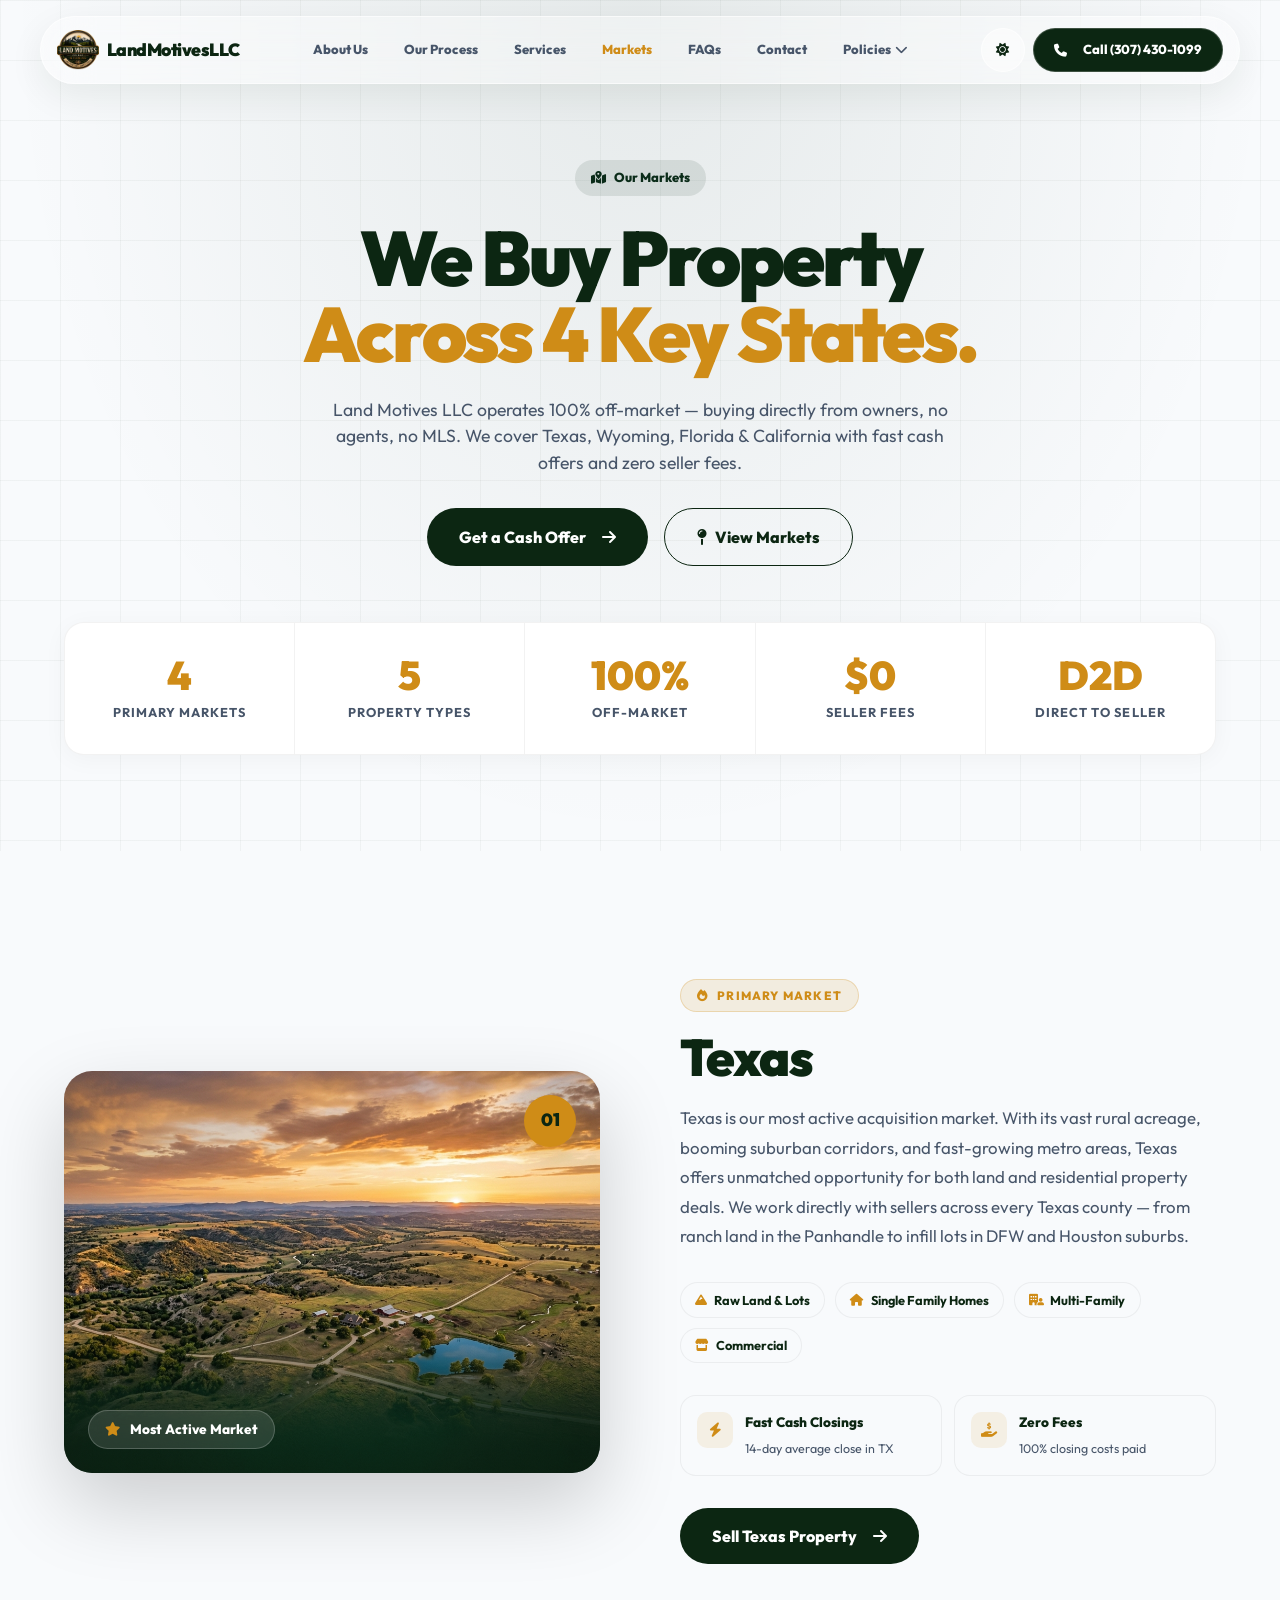
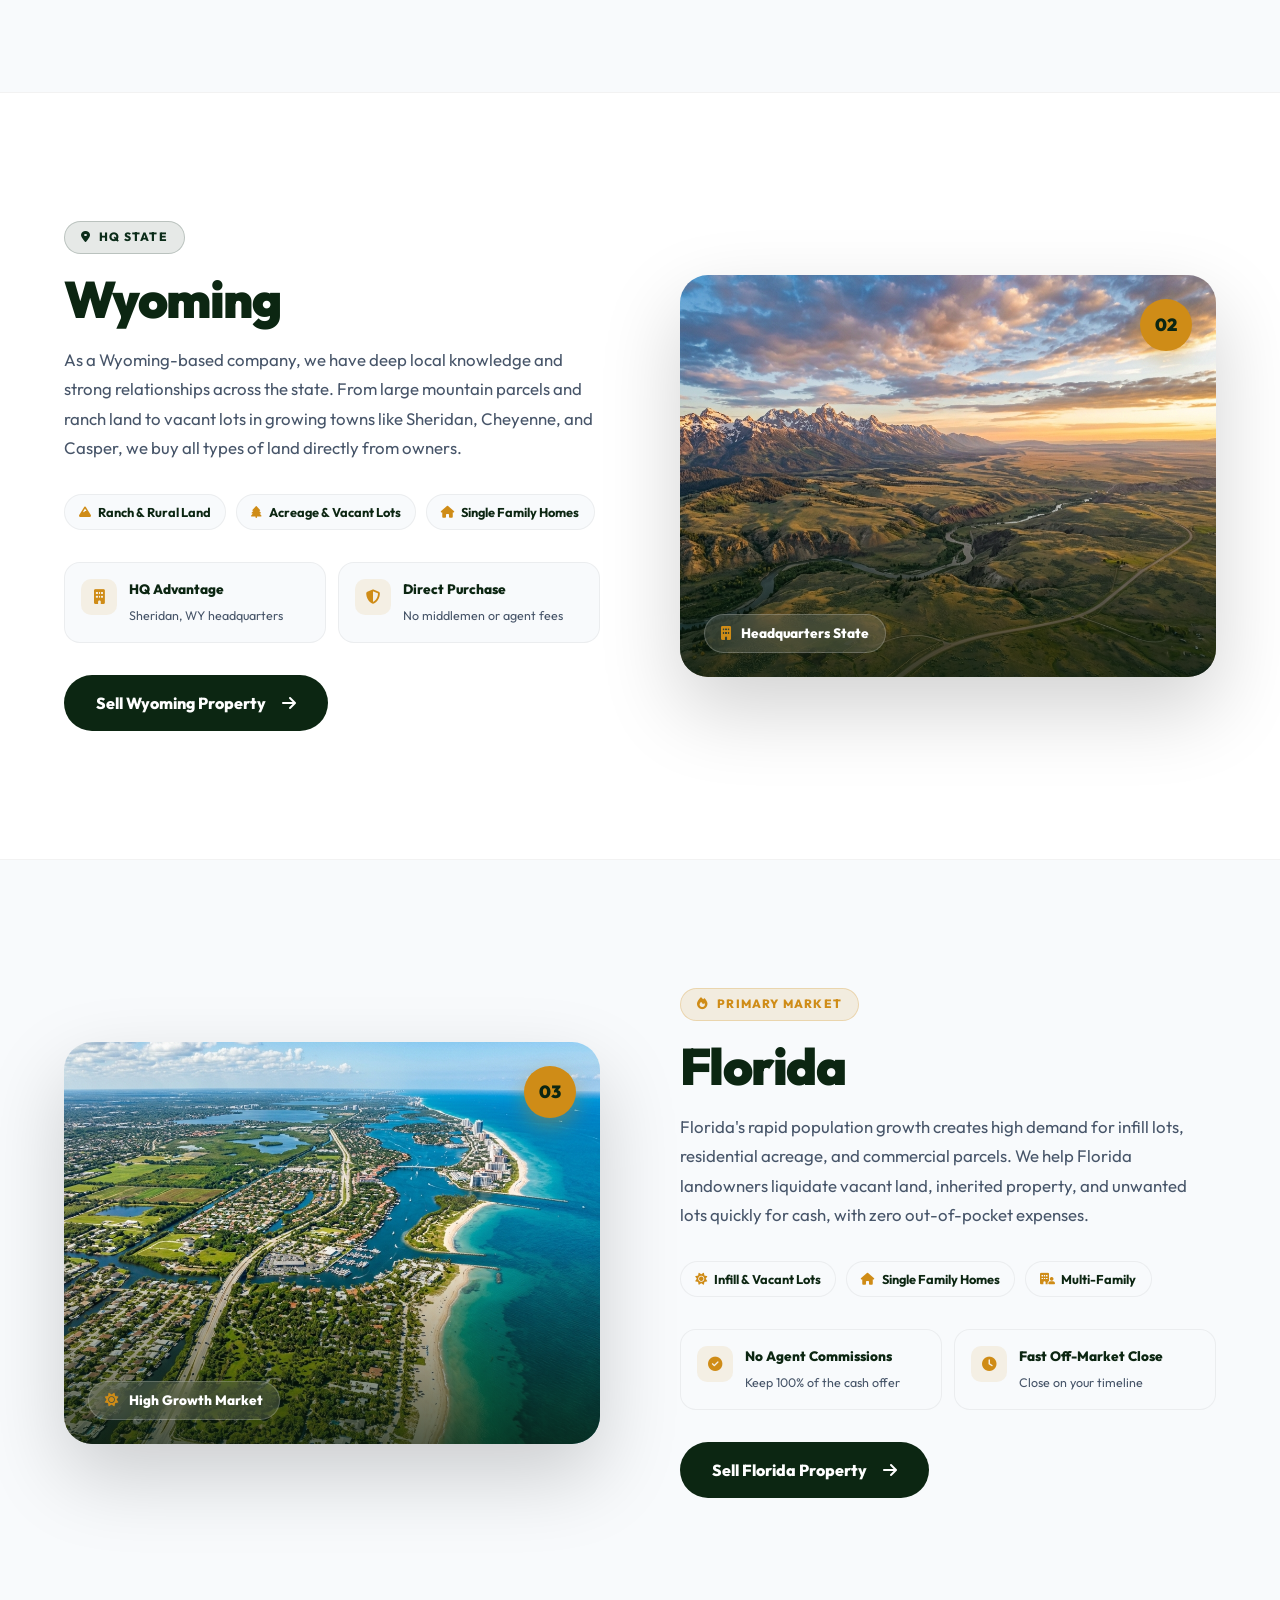
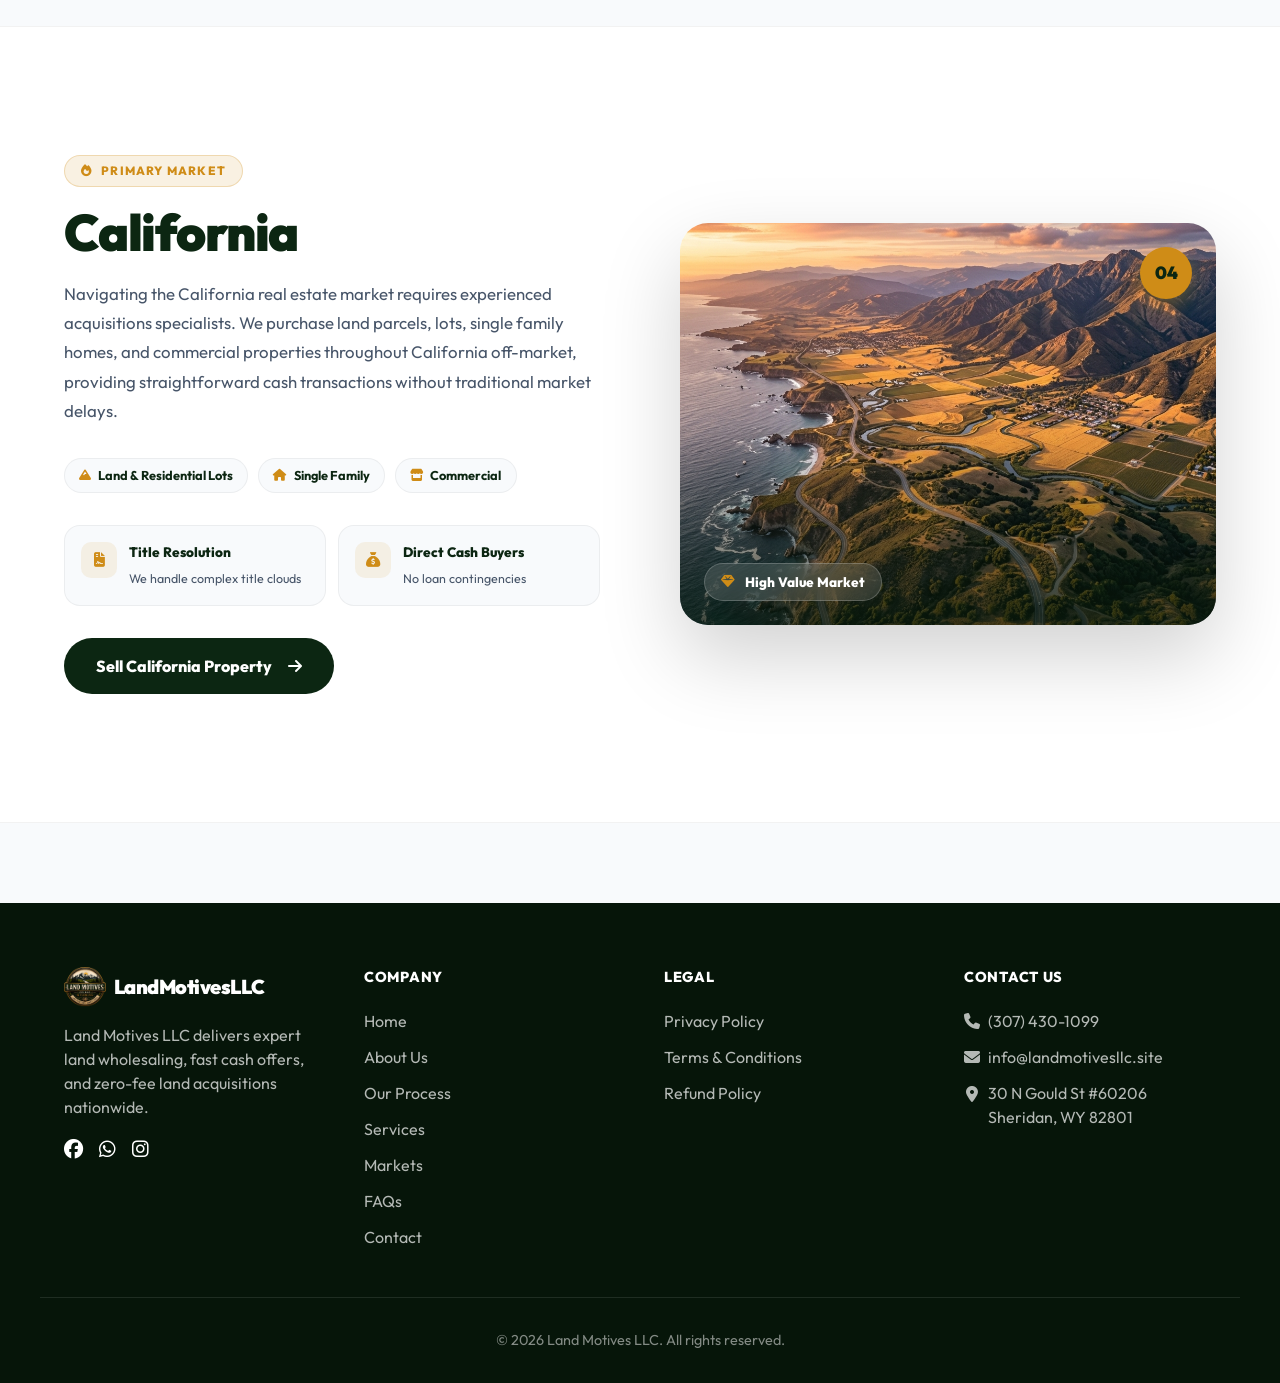
<file: markets.html>
<!DOCTYPE html>
<html lang="en" class="scroll-smooth">
<head>
<meta charset="utf-8" />
<meta name="viewport" content="width=device-width, initial-scale=1" />
<title>Markets We Serve | Land Motives LLC – Texas, Wyoming, Florida, California</title>
<meta name="description" content="Land Motives LLC operates in 4 primary markets: Texas, Wyoming, Florida, and California. We buy land, lots, single family homes, multi-family homes, and commercial properties – fully off-market, direct to seller." />
<meta name="robots" content="index, follow" />
<link rel="canonical" href="https://landmotivesllc.site/markets.html" />

<meta property="og:title" content="Markets We Serve | Land Motives LLC" />
<meta property="og:description" content="We operate in Texas, Wyoming, Florida & California. Off-market acquisitions, direct to seller, and JV partnerships with wholesale companies." />
<meta property="og:url" content="https://landmotivesllc.site/markets.html" />
<meta property="og:site_name" content="Land Motives LLC" />

<link rel="shortcut icon" href="assets/images/favicon.png" />
<link rel="icon" href="assets/images/favicon.png" />

<link rel="preconnect" href="https://fonts.googleapis.com">
<link rel="preconnect" href="https://fonts.gstatic.com" crossorigin>
<link href="https://fonts.googleapis.com/css2?family=Manrope:wght@400;500;600;700;800;900&family=Outfit:wght@400;500;600;700;800;900&display=swap" rel="stylesheet">
<link rel="stylesheet" href="https://cdnjs.cloudflare.com/ajax/libs/font-awesome/6.5.1/css/all.min.css">
<link rel="stylesheet" href="assets/css/style.css">

<style>
/* =============================================
MARKETS PAGE – CUSTOM STYLES
============================================= */

/* Hero */
.markets-hero {
padding: 10rem 0 6rem;
position: relative;
overflow: hidden;
background: radial-gradient(ellipse at 50% 0%, rgba(11,44,25,0.08) 0%, transparent 70%);
}
.dark .markets-hero {
background: radial-gradient(ellipse at 50% 0%, rgba(207,140,23,0.06) 0%, transparent 70%);
}
.markets-hero-bg-pattern {
position: absolute;
inset: 0;
background-image:
linear-gradient(rgba(12,38,18,0.04) 1px, transparent 1px),
linear-gradient(90deg, rgba(12,38,18,0.04) 1px, transparent 1px);
background-size: 60px 60px;
pointer-events: none;
}
.dark .markets-hero-bg-pattern {
background-image:
linear-gradient(rgba(255,255,255,0.03) 1px, transparent 1px),
linear-gradient(90deg, rgba(255,255,255,0.03) 1px, transparent 1px);
}
.markets-hero-title {
font-size: clamp(3rem, 6vw, 5.5rem);
font-weight: 900;
letter-spacing: -0.04em;
line-height: 1;
margin-bottom: 1.5rem;
}
.markets-hero-title span {
color: var(--brand-blue);
}

/* Stats Bar */
.markets-stats-bar {
display: flex;
gap: 0;
border: 1px solid var(--card-border);
border-radius: 20px;
overflow: hidden;
background: var(--card-bg);
box-shadow: 0 4px 24px rgba(0,0,0,0.04);
}
.mkt-stat {
flex: 1;
padding: 2rem 1.5rem;
text-align: center;
border-right: 1px solid var(--card-border);
transition: background 0.2s;
}
.mkt-stat:last-child { border-right: none; }
.mkt-stat:hover { background: rgba(11,44,25,0.03); }
.dark .mkt-stat:hover { background: rgba(255,255,255,0.03); }
.mkt-stat-num {
font-size: 2.5rem;
font-weight: 900;
color: var(--brand-blue);
line-height: 1;
margin-bottom: 0.5rem;
}
.mkt-stat-label {
font-size: 0.8rem;
font-weight: 700;
color: var(--text-muted);
text-transform: uppercase;
letter-spacing: 0.08em;
}

/* =============================================
MARKET STATE CARDS – Full Width Showcases
============================================= */
.state-showcase {
padding: 8rem 0;
position: relative;
}
.state-showcase:nth-child(odd) {
background: var(--bg-main);
}
.state-showcase:nth-child(even) {
background: var(--card-bg);
border-top: 1px solid var(--card-border);
border-bottom: 1px solid var(--card-border);
}
.state-showcase-inner {
display: grid;
grid-template-columns: 1fr 1fr;
gap: 5rem;
align-items: center;
}
.state-showcase-inner.reverse {
direction: rtl;
}
.state-showcase-inner.reverse > * {
direction: ltr;
}
.state-img-wrap {
position: relative;
border-radius: 28px;
overflow: hidden;
box-shadow: 0 32px 80px rgba(0,0,0,0.18);
aspect-ratio: 4/3;
}
.state-img-wrap img {
width: 100%;
height: 100%;
object-fit: cover;
transition: transform 0.6s ease;
}
.state-img-wrap:hover img {
transform: scale(1.04);
}
.state-img-overlay {
position: absolute;
inset: 0;
background: linear-gradient(to top, rgba(10,30,14,0.7) 0%, transparent 50%);
}
.state-img-badge {
position: absolute;
bottom: 1.5rem;
left: 1.5rem;
display: flex;
align-items: center;
gap: 0.6rem;
background: rgba(255,255,255,0.12);
backdrop-filter: blur(12px);
border: 1px solid rgba(255,255,255,0.2);
border-radius: 9999px;
padding: 0.5rem 1rem;
color: white;
font-size: 0.85rem;
font-weight: 800;
}
.state-img-badge i { color: var(--brand-blue); }
.state-number-badge {
position: absolute;
top: 1.5rem;
right: 1.5rem;
width: 52px;
height: 52px;
background: var(--brand-blue);
border-radius: 50%;
display: flex;
align-items: center;
justify-content: center;
font-size: 1.1rem;
font-weight: 900;
color: #0C2612;
box-shadow: 0 8px 20px rgba(207,140,23,0.4);
}

/* State Content */
.state-content-badge {
display: inline-flex;
align-items: center;
gap: 0.5rem;
padding: 0.4rem 1rem;
border-radius: 9999px;
font-size: 0.75rem;
font-weight: 800;
text-transform: uppercase;
letter-spacing: 0.1em;
margin-bottom: 1.25rem;
}
.state-content-badge.primary-market {
background: rgba(207,140,23,0.12);
color: #CF8C17;
border: 1px solid rgba(207,140,23,0.25);
}
.state-content-badge.hq-market {
background: rgba(11,44,25,0.1);
color: var(--brand);
border: 1px solid rgba(11,44,25,0.2);
}
.dark .state-content-badge.hq-market {
background: rgba(207,140,23,0.1);
color: var(--brand-blue);
border-color: rgba(207,140,23,0.2);
}
.state-name {
font-size: clamp(2.5rem, 4vw, 3.5rem);
font-weight: 900;
letter-spacing: -0.03em;
line-height: 1;
margin-bottom: 1.25rem;
}
.state-desc {
font-size: 1.05rem;
color: var(--text-muted);
line-height: 1.75;
margin-bottom: 2rem;
}

/* Property Tags inside state cards */
.state-prop-tags {
display: flex;
flex-wrap: wrap;
gap: 0.6rem;
margin-bottom: 2rem;
}
.prop-tag {
display: inline-flex;
align-items: center;
gap: 0.4rem;
padding: 0.45rem 0.9rem;
background: var(--bg-main);
border: 1px solid var(--card-border);
border-radius: 9999px;
font-size: 0.8rem;
font-weight: 700;
color: var(--text-main);
transition: 0.2s;
}
.dark .prop-tag {
background: rgba(255,255,255,0.04);
border-color: rgba(255,255,255,0.08);
}
.prop-tag:hover {
border-color: var(--brand-blue);
color: var(--brand-blue);
}
.prop-tag i { color: var(--brand-blue); font-size: 0.75rem; }

/* State Highlights Grid */
.state-highlights {
display: grid;
grid-template-columns: 1fr 1fr;
gap: 0.75rem;
}
.state-highlight-item {
display: flex;
align-items: flex-start;
gap: 0.75rem;
padding: 1rem;
background: var(--bg-main);
border: 1px solid var(--card-border);
border-radius: 16px;
transition: 0.2s;
}
.dark .state-highlight-item {
background: rgba(255,255,255,0.03);
border-color: rgba(255,255,255,0.06);
}
.state-highlight-item:hover {
border-color: rgba(207,140,23,0.3);
transform: translateY(-2px);
}
.sh-icon {
width: 36px;
height: 36px;
min-width: 36px;
background: rgba(207,140,23,0.1);
border-radius: 10px;
display: flex;
align-items: center;
justify-content: center;
color: var(--brand-blue);
font-size: 0.9rem;
}
.sh-text { flex: 1; }
.sh-text strong {
display: block;
font-size: 0.85rem;
font-weight: 800;
margin-bottom: 0.15rem;
}
.sh-text span {
font-size: 0.78rem;
color: var(--text-muted);
}

/* =============================================
PROPERTY TYPES SECTION
============================================= */
.prop-types-section {
padding: 8rem 0;
background: linear-gradient(135deg, #0C2612 0%, #1a4a28 100%);
position: relative;
overflow: hidden;
}
.prop-types-section::before {
content: '';
position: absolute;
inset: 0;
background-image:
linear-gradient(rgba(255,255,255,0.03) 1px, transparent 1px),
linear-gradient(90deg, rgba(255,255,255,0.03) 1px, transparent 1px);
background-size: 54px 54px;
}
.prop-types-heading {
color: white;
font-size: clamp(2rem, 4vw, 3.2rem);
font-weight: 900;
letter-spacing: -0.03em;
margin-bottom: 1rem;
}
.prop-types-subhead {
color: rgba(255,255,255,0.65);
font-size: 1.05rem;
max-width: 600px;
margin: 0 auto 4rem;
line-height: 1.7;
}
.prop-types-grid {
display: grid;
grid-template-columns: repeat(5, 1fr);
gap: 1.5rem;
}
.prop-type-card {
background: rgba(255,255,255,0.04);
border: 1px solid rgba(255,255,255,0.08);
border-radius: 24px;
padding: 2rem 1.5rem;
text-align: center;
transition: all 0.3s ease;
position: relative;
overflow: hidden;
cursor: default;
}
.prop-type-card::before {
content: '';
position: absolute;
top: 0;
left: 0;
right: 0;
height: 3px;
background: linear-gradient(90deg, var(--brand-blue), transparent);
opacity: 0;
transition: opacity 0.3s;
}
.prop-type-card:hover {
background: rgba(255,255,255,0.07);
border-color: rgba(207,140,23,0.3);
transform: translateY(-6px);
box-shadow: 0 20px 50px rgba(0,0,0,0.3);
}
.prop-type-card:hover::before { opacity: 1; }
.pt-icon-wrap {
width: 72px;
height: 72px;
background: rgba(207,140,23,0.12);
border-radius: 22px;
display: flex;
align-items: center;
justify-content: center;
margin: 0 auto 1.25rem;
font-size: 1.75rem;
color: var(--brand-blue);
transition: 0.3s;
}
.prop-type-card:hover .pt-icon-wrap {
background: rgba(207,140,23,0.2);
transform: scale(1.1);
}
.pt-name {
font-size: 1rem;
font-weight: 800;
color: white;
margin-bottom: 0.75rem;
line-height: 1.2;
}
.pt-desc {
font-size: 0.82rem;
color: rgba(255,255,255,0.6);
line-height: 1.6;
}

/* =============================================
JV PARTNERSHIP SECTION
============================================= */
.jv-section {
padding: 8rem 0;
background: var(--bg-main);
position: relative;
}
.jv-inner {
display: grid;
grid-template-columns: 1fr 1fr;
gap: 5rem;
align-items: center;
}
.jv-diagram {
position: relative;
}
.jv-center-node {
width: 120px;
height: 120px;
background: linear-gradient(135deg, #0C2612, #1a4a28);
border-radius: 50%;
display: flex;
align-items: center;
justify-content: center;
margin: 0 auto 2rem;
box-shadow: 0 0 0 12px rgba(11,44,25,0.08), 0 0 0 24px rgba(11,44,25,0.04);
position: relative;
}
.dark .jv-center-node {
box-shadow: 0 0 0 12px rgba(207,140,23,0.08), 0 0 0 24px rgba(207,140,23,0.04);
}
.jv-center-node i {
font-size: 2.5rem;
color: var(--brand-blue);
}
.jv-nodes-grid {
display: grid;
grid-template-columns: 1fr 1fr;
gap: 1rem;
}
.jv-node {
background: var(--card-bg);
border: 1px solid var(--card-border);
border-radius: 18px;
padding: 1.25rem;
display: flex;
align-items: center;
gap: 0.75rem;
transition: 0.3s;
}
.jv-node:hover {
border-color: rgba(207,140,23,0.4);
transform: translateY(-3px);
box-shadow: 0 12px 30px rgba(0,0,0,0.08);
}
.jv-node-icon {
width: 42px;
height: 42px;
min-width: 42px;
border-radius: 12px;
display: flex;
align-items: center;
justify-content: center;
font-size: 1.1rem;
}
.jv-node-icon.green {
background: rgba(11,44,25,0.1);
color: var(--brand);
}
.dark .jv-node-icon.green {
background: rgba(207,140,23,0.1);
color: var(--brand-blue);
}
.jv-node-icon.gold {
background: rgba(207,140,23,0.1);
color: var(--brand-blue);
}
.jv-node-text strong {
display: block;
font-size: 0.85rem;
font-weight: 800;
margin-bottom: 0.15rem;
}
.jv-node-text span {
font-size: 0.78rem;
color: var(--text-muted);
}

/* JV Benefits */
.jv-benefit-list {
display: flex;
flex-direction: column;
gap: 1.25rem;
margin-bottom: 2.5rem;
}
.jv-benefit {
display: flex;
align-items: flex-start;
gap: 1rem;
}
.jv-benefit-num {
width: 36px;
height: 36px;
min-width: 36px;
background: rgba(207,140,23,0.1);
border-radius: 10px;
display: flex;
align-items: center;
justify-content: center;
font-size: 0.85rem;
font-weight: 900;
color: var(--brand-blue);
}
.jv-benefit-content strong {
display: block;
font-size: 1rem;
font-weight: 800;
margin-bottom: 0.25rem;
}
.jv-benefit-content span {
font-size: 0.9rem;
color: var(--text-muted);
line-height: 1.6;
}

/* =============================================
HOW WE OPERATE – Off Market Section
============================================= */
.off-market-section {
padding: 8rem 0;
background: var(--card-bg);
border-top: 1px solid var(--card-border);
border-bottom: 1px solid var(--card-border);
}
.off-market-grid {
display: grid;
grid-template-columns: repeat(3, 1fr);
gap: 2rem;
margin-top: 4rem;
}
.om-card {
background: var(--bg-main);
border: 1px solid var(--card-border);
border-radius: 24px;
padding: 2.5rem 2rem;
position: relative;
overflow: hidden;
transition: 0.3s;
}
.dark .om-card {
background: rgba(255,255,255,0.02);
border-color: rgba(255,255,255,0.05);
}
.om-card::before {
content: '';
position: absolute;
top: 0; left: 0; right: 0;
height: 3px;
background: linear-gradient(90deg, var(--brand-blue), transparent);
}
.om-card:hover {
transform: translateY(-6px);
box-shadow: 0 24px 60px rgba(0,0,0,0.08);
border-color: rgba(207,140,23,0.2);
}
.om-step-num {
font-size: 5rem;
font-weight: 900;
color: rgba(207,140,23,0.08);
line-height: 1;
margin-bottom: -1rem;
}
.om-icon {
width: 56px;
height: 56px;
background: linear-gradient(135deg, rgba(207,140,23,0.12), rgba(207,140,23,0.06));
border-radius: 16px;
display: flex;
align-items: center;
justify-content: center;
font-size: 1.4rem;
color: var(--brand-blue);
margin-bottom: 1.5rem;
transition: 0.3s;
}
.om-card:hover .om-icon {
background: rgba(207,140,23,0.2);
transform: scale(1.1);
}
.om-title {
font-size: 1.2rem;
font-weight: 900;
margin-bottom: 0.75rem;
}
.om-desc {
font-size: 0.92rem;
color: var(--text-muted);
line-height: 1.7;
}

/* =============================================
CTA SECTION
============================================= */
.markets-cta {
padding: 7rem 0;
background: linear-gradient(135deg, #0C2612 0%, #1a4a28 100%);
text-align: center;
position: relative;
overflow: hidden;
}
.markets-cta::before {
content: '';
position: absolute;
inset: 0;
background-image:
radial-gradient(circle at 20% 50%, rgba(207,140,23,0.08) 0%, transparent 50%),
radial-gradient(circle at 80% 50%, rgba(207,140,23,0.06) 0%, transparent 50%);
}

/* =============================================
RESPONSIVE
============================================= */
@media (max-width: 1024px) {
.prop-types-grid { grid-template-columns: repeat(3, 1fr); }
}
@media (max-width: 768px) {
.state-showcase-inner,
.state-showcase-inner.reverse { grid-template-columns: 1fr; direction: ltr; gap: 2.5rem; }
.jv-inner { grid-template-columns: 1fr; gap: 3rem; }
.off-market-grid { grid-template-columns: 1fr; }
.prop-types-grid { grid-template-columns: repeat(2, 1fr); }
.markets-stats-bar { flex-direction: column; }
.mkt-stat { border-right: none; border-bottom: 1px solid var(--card-border); }
.mkt-stat:last-child { border-bottom: none; }
.state-highlights { grid-template-columns: 1fr; }
.jv-nodes-grid { grid-template-columns: 1fr; }
}
@media (max-width: 480px) {
.prop-types-grid { grid-template-columns: 1fr 1fr; }
}
</style>

<script>
(function () {
try {
var savedTheme = localStorage.getItem("theme");
var prefersDark = window.matchMedia("(prefers-color-scheme: dark)").matches;
var theme = savedTheme || (prefersDark ? "dark" : "light");
document.documentElement.classList.toggle("dark", theme === "dark");
} catch (error) {}
})();
</script>
</head>
<body>

<header class="header-nav">
<div class="nav-inner">
<a href="index.html" class="nav-logo">
<img src="assets/images/logo.png" alt="Land Motives LLC Logo">
<span class="nav-brand-text">LandMotivesLLC</span>
</a>

<nav class="nav-links">
<a href="about.html" class="nav-link">About Us</a>
<a href="process.html" class="nav-link">Our Process</a>
<a href="services.html" class="nav-link">Services</a>
<a href="markets.html" class="nav-link" style="color: var(--brand-blue);">Markets</a>
<a href="faqs.html" class="nav-link">FAQs</a>
<a href="contact.html" class="nav-link">Contact</a>

<div class="nav-dropdown">
<a href="#" class="nav-link" style="cursor: default;">Policies <i class="fa-solid fa-chevron-down" style="font-size: 0.8rem;"></i></a>
<div class="dropdown-menu">
<a href="privacy-policy.html">Privacy Policy</a>
<a href="refund-policy.html">Refund Policy</a>
<a href="terms-conditions.html">Terms &amp; Conditions</a>
</div>
</div>
</nav>

<div class="nav-actions">
<button class="theme-btn" aria-label="Toggle theme">
<i class="fa-solid fa-moon"></i>
</button>
<a href="tel:3074301099" class="btn-book"><i class="fa-solid fa-phone" style="margin-right: 0.5rem;"></i> Call (307) 430-1099</a>
<button class="mobile-menu-btn" aria-label="Toggle mobile menu">
<div class="hamburger-lines">
<span class="line line1"></span>
<span class="line line2"></span>
<span class="line line3"></span>
</div>
</button>
</div>
</div>
<!-- Mobile Menu Overlay -->
<div class="mobile-menu-overlay">
<div class="mobile-nav-links">
<a href="index.html">Home</a>
<a href="about.html">About Us</a>
<a href="process.html">Our Process</a>
<a href="services.html">Services</a>
<a href="markets.html">Markets</a>
<a href="faqs.html">FAQs</a>
<a href="contact.html">Contact</a>
</div>

<div class="mobile-policies-heading">Policies</div>
<div class="mobile-nav-links">
<a href="privacy-policy.html">Privacy Policy</a>
<a href="refund-policy.html">Refund Policy</a>
<a href="terms-conditions.html">Terms &amp; Conditions</a>
</div>

<div class="mobile-call-btn-wrapper">
<a href="tel:3074301099" class="btn-primary" style="width: 100%; justify-content: center; background: var(--brand-blue); color: #051208;"><i class="fa-solid fa-phone" style="margin-right: 0.5rem;"></i> Call Us Now</a>
</div>
</div>
</header>

<main>

<!-- ==============================
HERO SECTION
============================== -->
<section class="markets-hero">
<div class="markets-hero-bg-pattern"></div>
<div class="container-premium" style="position: relative; z-index: 1;">
<div style="text-align: center;">
<div class="badge-primary animate-up" style="display: inline-flex;">
<i class="fa-solid fa-map-location-dot"></i> Our Markets
</div>
<h1 class="markets-hero-title animate-up">
We Buy Property<br><span>Across 4 Key States.</span>
</h1>
<p class="hero-desc animate-up">
Land Motives LLC operates 100% off-market — buying directly from owners, no agents, no MLS. We cover Texas, Wyoming, Florida & California with fast cash offers and zero seller fees.
</p>
<div class="hero-actions animate-up" style="margin-bottom: 3.5rem;">
<a href="contact.html" class="btn-primary">Get a Cash Offer <i class="fa-solid fa-arrow-right" style="margin-left: 0.5rem;"></i></a>
<a href="#state-markets" class="btn-secondary"><i class="fa-solid fa-map-pin"></i> View Markets</a>
</div>
</div>

<!-- Stats Bar -->
<div class="markets-stats-bar animate-up">
<div class="mkt-stat">
<div class="mkt-stat-num">4</div>
<div class="mkt-stat-label">Primary Markets</div>
</div>
<div class="mkt-stat">
<div class="mkt-stat-num">5</div>
<div class="mkt-stat-label">Property Types</div>
</div>
<div class="mkt-stat">
<div class="mkt-stat-num">100%</div>
<div class="mkt-stat-label">Off-Market</div>
</div>
<div class="mkt-stat">
<div class="mkt-stat-num">$0</div>
<div class="mkt-stat-label">Seller Fees</div>
</div>
<div class="mkt-stat">
<div class="mkt-stat-num">D2D</div>
<div class="mkt-stat-label">Direct To Seller</div>
</div>
</div>
</div>
</section>

<!-- ==============================
STATE MARKETS
============================== -->
<div id="state-markets">

<!-- TEXAS -->
<section class="state-showcase">
<div class="container-premium">
<div class="state-showcase-inner">
<!-- Image -->
<div class="state-img-wrap animate-up">
<img src="assets/images/texas_market.png" alt="Texas real estate market – land and property acquisitions" loading="lazy">
<div class="state-img-overlay"></div>
<div class="state-img-badge">
<i class="fa-solid fa-star"></i> Most Active Market
</div>
<div class="state-number-badge">01</div>
</div>
<!-- Content -->
<div class="animate-up">
<div class="state-content-badge primary-market">
<i class="fa-solid fa-fire"></i> Primary Market
</div>
<h2 class="state-name">Texas</h2>
<p class="state-desc">
Texas is our most active acquisition market. With its vast rural acreage, booming suburban corridors, and fast-growing metro areas, Texas offers unmatched opportunity for both land and residential property deals. We work directly with sellers across every Texas county — from ranch land in the Panhandle to infill lots in DFW and Houston suburbs.
</p>

<div class="state-prop-tags">
<span class="prop-tag"><i class="fa-solid fa-mountain"></i> Raw Land & Lots</span>
<span class="prop-tag"><i class="fa-solid fa-house"></i> Single Family Homes</span>
<span class="prop-tag"><i class="fa-solid fa-building-user"></i> Multi-Family</span>
<span class="prop-tag"><i class="fa-solid fa-store"></i> Commercial</span>
</div>

<div class="state-highlights">
<div class="state-highlight-item">
<div class="sh-icon"><i class="fa-solid fa-bolt"></i></div>
<div class="sh-text">
<strong>Fast Cash Closings</strong>
<span>14-day average close in TX</span>
</div>
</div>
<div class="state-highlight-item">
<div class="sh-icon"><i class="fa-solid fa-hand-holding-dollar"></i></div>
<div class="sh-text">
<strong>Zero Fees</strong>
<span>100% closing costs paid</span>
</div>
</div>
</div>

<div style="margin-top: 2rem;">
<a href="contact.html" class="btn-primary">Sell Texas Property <i class="fa-solid fa-arrow-right" style="margin-left: 0.5rem;"></i></a>
</div>
</div>
</div>
</div>
</section>

<!-- WYOMING -->
<section class="state-showcase">
<div class="container-premium">
<div class="state-showcase-inner reverse">
<!-- Image -->
<div class="state-img-wrap animate-up">
<img src="assets/images/wyoming_market.png" alt="Wyoming real estate market – land and property acquisitions" loading="lazy">
<div class="state-img-overlay"></div>
<div class="state-img-badge">
<i class="fa-solid fa-building"></i> Headquarters State
</div>
<div class="state-number-badge">02</div>
</div>
<!-- Content -->
<div class="animate-up">
<div class="state-content-badge hq-market">
<i class="fa-solid fa-location-dot"></i> HQ State
</div>
<h2 class="state-name">Wyoming</h2>
<p class="state-desc">
As a Wyoming-based company, we have deep local knowledge and strong relationships across the state. From large mountain parcels and ranch land to vacant lots in growing towns like Sheridan, Cheyenne, and Casper, we buy all types of land directly from owners.
</p>

<div class="state-prop-tags">
<span class="prop-tag"><i class="fa-solid fa-mountain"></i> Ranch & Rural Land</span>
<span class="prop-tag"><i class="fa-solid fa-tree"></i> Acreage & Vacant Lots</span>
<span class="prop-tag"><i class="fa-solid fa-house"></i> Single Family Homes</span>
</div>

<div class="state-highlights">
<div class="state-highlight-item">
<div class="sh-icon"><i class="fa-solid fa-building"></i></div>
<div class="sh-text">
<strong>HQ Advantage</strong>
<span>Sheridan, WY headquarters</span>
</div>
</div>
<div class="state-highlight-item">
<div class="sh-icon"><i class="fa-solid fa-shield-halved"></i></div>
<div class="sh-text">
<strong>Direct Purchase</strong>
<span>No middlemen or agent fees</span>
</div>
</div>
</div>

<div style="margin-top: 2rem;">
<a href="contact.html" class="btn-primary">Sell Wyoming Property <i class="fa-solid fa-arrow-right" style="margin-left: 0.5rem;"></i></a>
</div>
</div>
</div>
</div>
</section>

<!-- FLORIDA -->
<section class="state-showcase">
<div class="container-premium">
<div class="state-showcase-inner">
<!-- Image -->
<div class="state-img-wrap animate-up">
<img src="assets/images/florida_market.png" alt="Florida real estate market – land and property acquisitions" loading="lazy">
<div class="state-img-overlay"></div>
<div class="state-img-badge">
<i class="fa-solid fa-sun"></i> High Growth Market
</div>
<div class="state-number-badge">03</div>
</div>
<!-- Content -->
<div class="animate-up">
<div class="state-content-badge primary-market">
<i class="fa-solid fa-fire"></i> Primary Market
</div>
<h2 class="state-name">Florida</h2>
<p class="state-desc">
Florida's rapid population growth creates high demand for infill lots, residential acreage, and commercial parcels. We help Florida landowners liquidate vacant land, inherited property, and unwanted lots quickly for cash, with zero out-of-pocket expenses.
</p>

<div class="state-prop-tags">
<span class="prop-tag"><i class="fa-solid fa-sun"></i> Infill & Vacant Lots</span>
<span class="prop-tag"><i class="fa-solid fa-house"></i> Single Family Homes</span>
<span class="prop-tag"><i class="fa-solid fa-building-user"></i> Multi-Family</span>
</div>

<div class="state-highlights">
<div class="state-highlight-item">
<div class="sh-icon"><i class="fa-solid fa-circle-check"></i></div>
<div class="sh-text">
<strong>No Agent Commissions</strong>
<span>Keep 100% of the cash offer</span>
</div>
</div>
<div class="state-highlight-item">
<div class="sh-icon"><i class="fa-solid fa-clock"></i></div>
<div class="sh-text">
<strong>Fast Off-Market Close</strong>
<span>Close on your timeline</span>
</div>
</div>
</div>

<div style="margin-top: 2rem;">
<a href="contact.html" class="btn-primary">Sell Florida Property <i class="fa-solid fa-arrow-right" style="margin-left: 0.5rem;"></i></a>
</div>
</div>
</div>
</div>
</section>

<!-- CALIFORNIA -->
<section class="state-showcase">
<div class="container-premium">
<div class="state-showcase-inner reverse">
<!-- Image -->
<div class="state-img-wrap animate-up">
<img src="assets/images/california_market.png" alt="California real estate market – land and property acquisitions" loading="lazy">
<div class="state-img-overlay"></div>
<div class="state-img-badge">
<i class="fa-solid fa-gem"></i> High Value Market
</div>
<div class="state-number-badge">04</div>
</div>
<!-- Content -->
<div class="animate-up">
<div class="state-content-badge primary-market">
<i class="fa-solid fa-fire"></i> Primary Market
</div>
<h2 class="state-name">California</h2>
<p class="state-desc">
Navigating the California real estate market requires experienced acquisitions specialists. We purchase land parcels, lots, single family homes, and commercial properties throughout California off-market, providing straightforward cash transactions without traditional market delays.
</p>

<div class="state-prop-tags">
<span class="prop-tag"><i class="fa-solid fa-mountain"></i> Land & Residential Lots</span>
<span class="prop-tag"><i class="fa-solid fa-house"></i> Single Family</span>
<span class="prop-tag"><i class="fa-solid fa-store"></i> Commercial</span>
</div>

<div class="state-highlights">
<div class="state-highlight-item">
<div class="sh-icon"><i class="fa-solid fa-file-contract"></i></div>
<div class="sh-text">
<strong>Title Resolution</strong>
<span>We handle complex title clouds</span>
</div>
</div>
<div class="state-highlight-item">
<div class="sh-icon"><i class="fa-solid fa-sack-dollar"></i></div>
<div class="sh-text">
<strong>Direct Cash Buyers</strong>
<span>No loan contingencies</span>
</div>
</div>
</div>

<div style="margin-top: 2rem;">
<a href="contact.html" class="btn-primary">Sell California Property <i class="fa-solid fa-arrow-right" style="margin-left: 0.5rem;"></i></a>
</div>
</div>
</div>
</div>
</section>

</div>
</main>

<!-- Footer -->
<footer>
<div class="container-premium footer-grid" style="display: grid; grid-template-columns: repeat(auto-fit, minmax(200px, 1fr)); gap: 3rem;">
<!-- Logo & About -->
<div>
<div style="display: flex; align-items: center; gap: 0.5rem; margin-bottom: 1rem;">
<img src="assets/images/logo.png" alt="Land Motives Logo" style="height: 40px;">
<span style="font-weight: 900; font-size: 1.25rem; color: white; letter-spacing: -0.5px;">LandMotivesLLC</span>
</div>
<p style="margin-bottom: 1rem; color: rgba(255,255,255,0.7);">Land Motives LLC delivers expert land wholesaling, fast cash offers, and zero-fee land acquisitions nationwide.</p>
<div style="display: flex; gap: 1rem; margin-top: 1rem;">
<a href="https://www.facebook.com/share/18nmbTeqps/?mibextid=wwXIfr" target="_blank" aria-label="Facebook" style="color: white; font-size: 1.2rem; transition: 0.3s;" onmouseover="this.style.color='#CF8C17'" onmouseout="this.style.color='white'"><i class="fa-brands fa-facebook"></i></a>
<a href="https://wa.me/17373076462" target="_blank" aria-label="WhatsApp" style="color: white; font-size: 1.2rem; transition: 0.3s;" onmouseover="this.style.color='#CF8C17'" onmouseout="this.style.color='white'"><i class="fa-brands fa-whatsapp"></i></a>
<a href="https://www.instagram.com/landmotives/" target="_blank" aria-label="Instagram" style="color: white; font-size: 1.2rem; transition: 0.3s;" onmouseover="this.style.color='#CF8C17'" onmouseout="this.style.color='white'"><i class="fa-brands fa-instagram"></i></a>
</div>
</div>

<!-- Pages -->
<div style="display: flex; flex-direction: column; gap: 0.75rem;">
<h4 style="color: white; font-weight: 800; margin-bottom: 0.5rem; text-transform: uppercase; font-size: 0.9rem; letter-spacing: 0.05em;">Company</h4>
<a href="index.html" style="color: rgba(255,255,255,0.7); transition: 0.2s; text-decoration: none;" onmouseover="this.style.color='#CF8C17'" onmouseout="this.style.color='rgba(255,255,255,0.7)'">Home</a>
<a href="about.html" style="color: rgba(255,255,255,0.7); transition: 0.2s; text-decoration: none;" onmouseover="this.style.color='#CF8C17'" onmouseout="this.style.color='rgba(255,255,255,0.7)'">About Us</a>
<a href="process.html" style="color: rgba(255,255,255,0.7); transition: 0.2s; text-decoration: none;" onmouseover="this.style.color='#CF8C17'" onmouseout="this.style.color='rgba(255,255,255,0.7)'">Our Process</a>
<a href="services.html" style="color: rgba(255,255,255,0.7); transition: 0.2s; text-decoration: none;" onmouseover="this.style.color='#CF8C17'" onmouseout="this.style.color='rgba(255,255,255,0.7)'">Services</a>
<a href="markets.html" style="color: rgba(255,255,255,0.7); transition: 0.2s; text-decoration: none;" onmouseover="this.style.color='#CF8C17'" onmouseout="this.style.color='rgba(255,255,255,0.7)'">Markets</a>
<a href="faqs.html" style="color: rgba(255,255,255,0.7); transition: 0.2s; text-decoration: none;" onmouseover="this.style.color='#CF8C17'" onmouseout="this.style.color='rgba(255,255,255,0.7)'">FAQs</a>
<a href="contact.html" style="color: rgba(255,255,255,0.7); transition: 0.2s; text-decoration: none;" onmouseover="this.style.color='#CF8C17'" onmouseout="this.style.color='rgba(255,255,255,0.7)'">Contact</a>
</div>

<!-- Legal -->
<div style="display: flex; flex-direction: column; gap: 0.75rem;">
<h4 style="color: white; font-weight: 800; margin-bottom: 0.5rem; text-transform: uppercase; font-size: 0.9rem; letter-spacing: 0.05em;">Legal</h4>
<a href="privacy-policy.html" style="color: rgba(255,255,255,0.7); transition: 0.2s; text-decoration: none;" onmouseover="this.style.color='#CF8C17'" onmouseout="this.style.color='rgba(255,255,255,0.7)'">Privacy Policy</a>
<a href="terms-conditions.html" style="color: rgba(255,255,255,0.7); transition: 0.2s; text-decoration: none;" onmouseover="this.style.color='#CF8C17'" onmouseout="this.style.color='rgba(255,255,255,0.7)'">Terms & Conditions</a>
<a href="refund-policy.html" style="color: rgba(255,255,255,0.7); transition: 0.2s; text-decoration: none;" onmouseover="this.style.color='#CF8C17'" onmouseout="this.style.color='rgba(255,255,255,0.7)'">Refund Policy</a>
</div>

<!-- Contact -->
<div style="display: flex; flex-direction: column; gap: 0.75rem;">
<h4 style="color: white; font-weight: 800; margin-bottom: 0.5rem; text-transform: uppercase; font-size: 0.9rem; letter-spacing: 0.05em;">Contact Us</h4>
<a href="tel:3074301099" style="color: rgba(255,255,255,0.7); transition: 0.2s; text-decoration: none; display: flex; align-items: center; gap: 0.5rem;" onmouseover="this.style.color='#CF8C17'" onmouseout="this.style.color='rgba(255,255,255,0.7)'"><i class="fa-solid fa-phone" style="width: 16px; text-align: center;"></i> (307) 430-1099</a>
<a href="mailto:info@landmotivesllc.site" style="color: rgba(255,255,255,0.7); transition: 0.2s; text-decoration: none; display: flex; align-items: center; gap: 0.5rem;" onmouseover="this.style.color='#CF8C17'" onmouseout="this.style.color='rgba(255,255,255,0.7)'"><i class="fa-solid fa-envelope" style="width: 16px; text-align: center;"></i> info@landmotivesllc.site</a>
<div style="color: rgba(255,255,255,0.7); display: flex; align-items: flex-start; gap: 0.5rem;">
<i class="fa-solid fa-location-dot" style="width: 16px; text-align: center; margin-top: 5px;"></i> 
<span>30 N Gould St #60206<br>Sheridan, WY 82801</span>
</div>
</div>
</div>
<div class="container-premium" style="margin-top: 3rem; padding-top: 2rem; border-top: 1px solid rgba(255,255,255,0.1); text-align: center; font-size: 0.9rem; color: rgba(255,255,255,0.5);">
&copy; 2026 Land Motives LLC. All rights reserved.
</div>
</footer>

<script src="assets/js/script.js"></script>
</body>
</html>
</file>
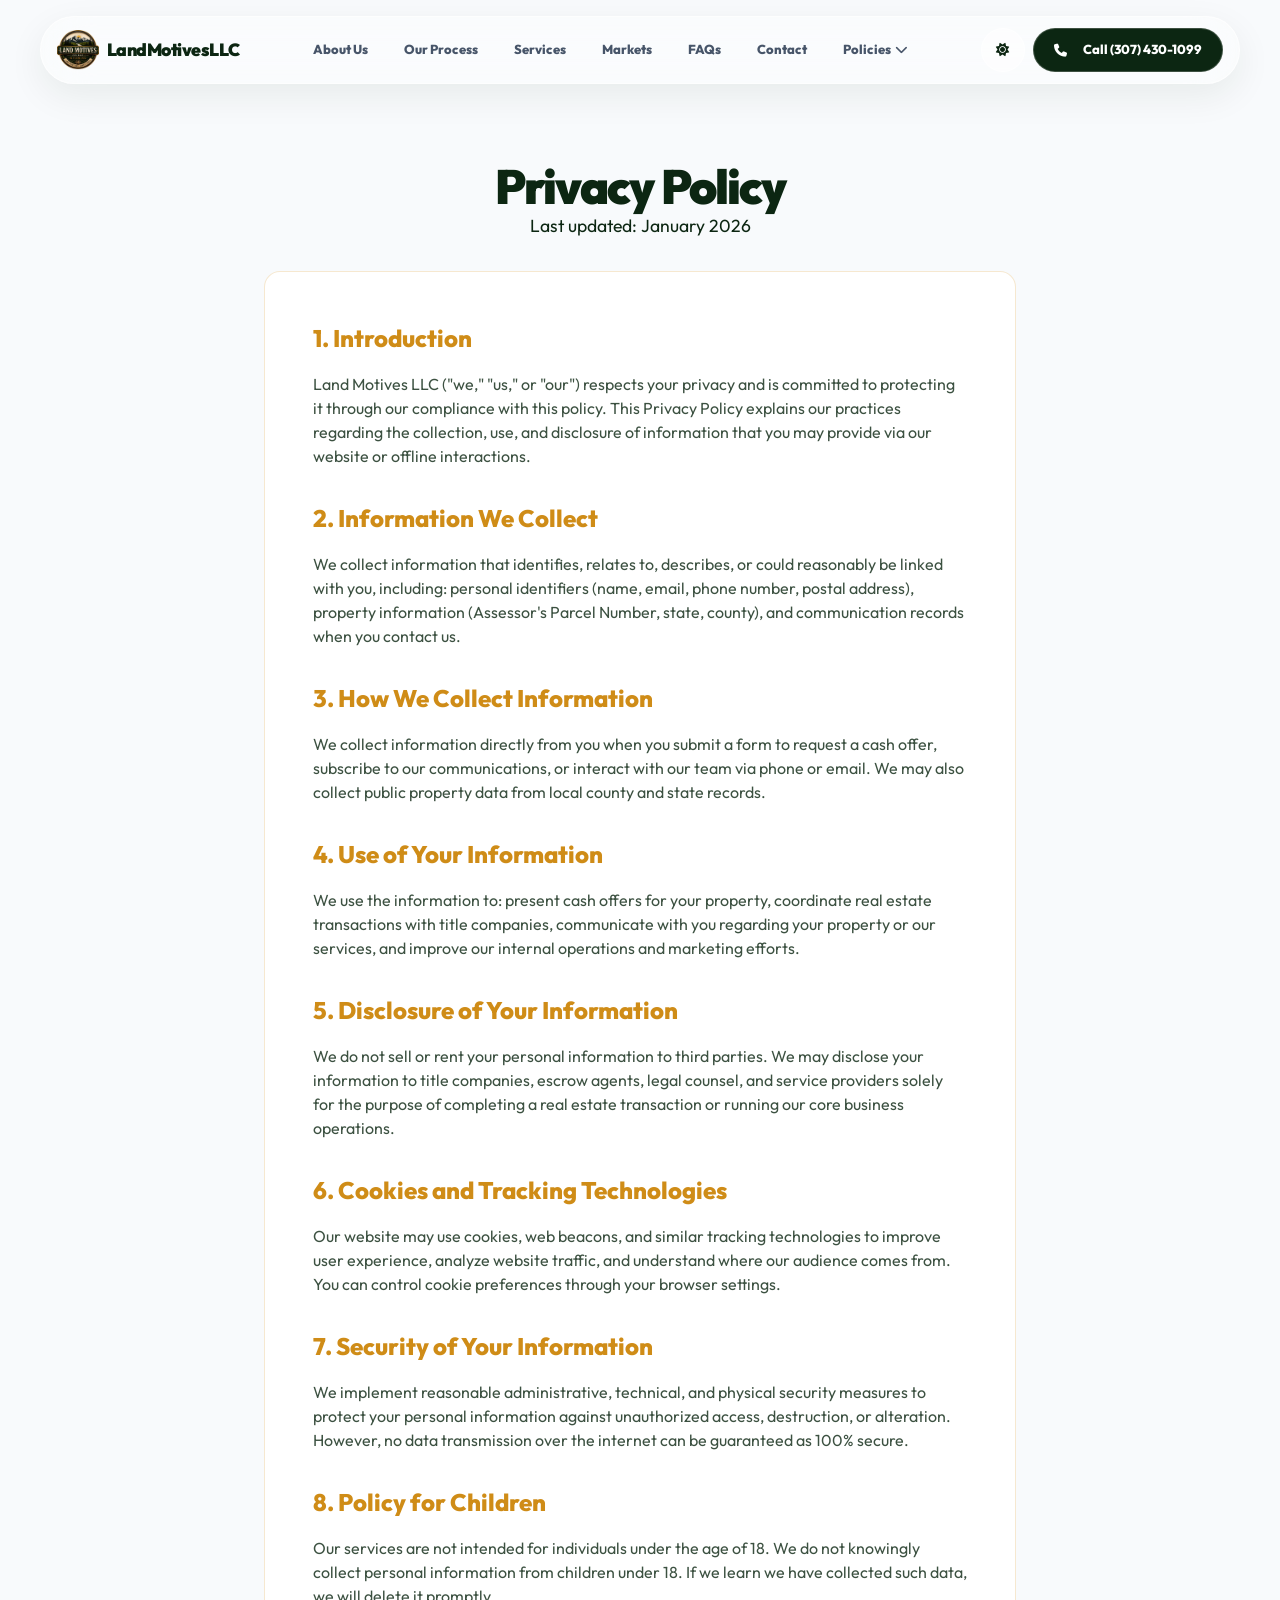
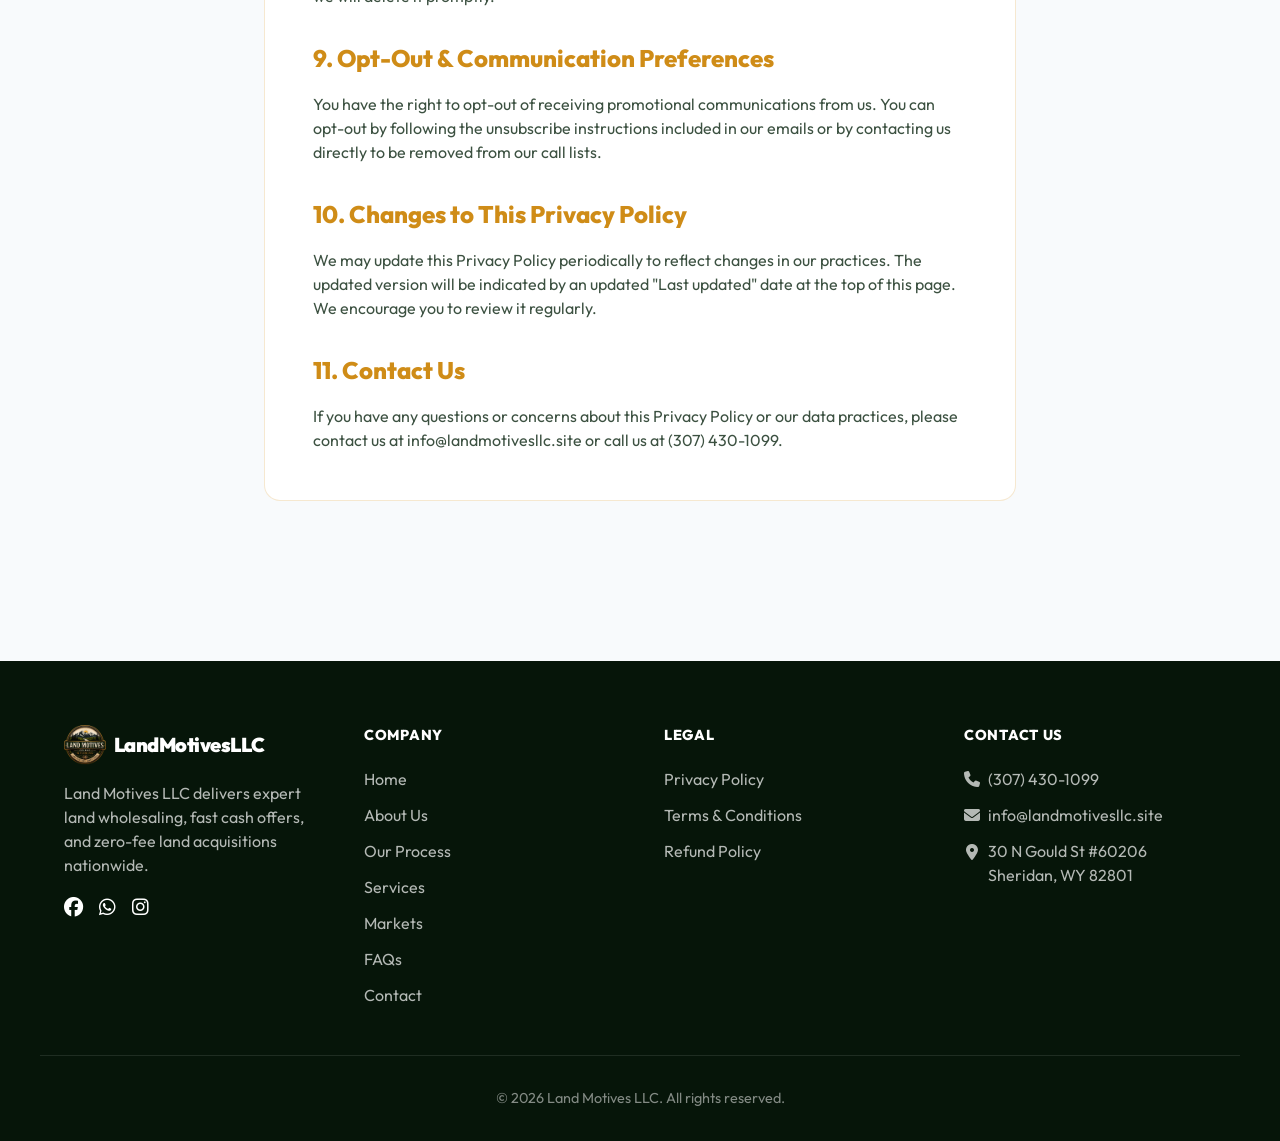
<file: privacy-policy.html>
<!DOCTYPE html>
<html lang="en" class="scroll-smooth">
<head>
<meta charset="utf-8" />
<meta name="viewport" content="width=device-width, initial-scale=1" />
<title>Privacy Policy | Land Motives LLC</title>
<meta name="robots" content="noindex, follow" />
<link rel="canonical" href="https://landmotivesllc.site/privacy-policy.html" />

<link rel="shortcut icon" href="assets/images/favicon.png" />
<link rel="icon" href="assets/images/favicon.png" />

<link rel="preconnect" href="https://fonts.googleapis.com">
<link rel="preconnect" href="https://fonts.gstatic.com" crossorigin>
<link href="https://fonts.googleapis.com/css2?family=Manrope:wght@400;500;600;700;800;900&family=Outfit:wght@400;500;600;700;800;900&display=swap" rel="stylesheet">
<link rel="stylesheet" href="https://cdnjs.cloudflare.com/ajax/libs/font-awesome/6.5.1/css/all.min.css">
<link rel="stylesheet" href="assets/css/style.css">

<script>
(function () {
try {
var savedTheme = localStorage.getItem("theme");
var prefersDark = window.matchMedia("(prefers-color-scheme: dark)").matches;
var theme = savedTheme || (prefersDark ? "dark" : "light");
document.documentElement.classList.toggle("dark", theme === "dark");
} catch (error) {}
})();
</script>
</head>
<body>

<header class="header-nav">
<div class="nav-inner">
<a href="index.html" class="nav-logo">
<img src="assets/images/logo.png" alt="Land Motives LLC Logo">
<span class="nav-brand-text">LandMotivesLLC</span>
</a>

<nav class="nav-links">
<a href="about.html" class="nav-link">About Us</a>
<a href="process.html" class="nav-link">Our Process</a>
<a href="services.html" class="nav-link">Services</a>
<a href="markets.html" class="nav-link">Markets</a>
<a href="faqs.html" class="nav-link">FAQs</a>
<a href="contact.html" class="nav-link">Contact</a>

<div class="nav-dropdown">
<a href="#" class="nav-link" style="cursor: default;">Policies <i class="fa-solid fa-chevron-down" style="font-size: 0.8rem;"></i></a>
<div class="dropdown-menu">
<a href="privacy-policy.html">Privacy Policy</a>
<a href="refund-policy.html">Refund Policy</a>
<a href="terms-conditions.html">Terms & Conditions</a>
</div>
</div>
</nav>

<div class="nav-actions">
<button class="theme-btn" aria-label="Toggle theme">
<i class="fa-solid fa-moon"></i>
</button>
<a href="tel:3074301099" class="btn-book"><i class="fa-solid fa-phone" style="margin-right: 0.5rem;"></i> Call (307) 430-1099</a>
<button class="mobile-menu-btn" aria-label="Toggle mobile menu">
<div class="hamburger-lines">
<span class="line line1"></span>
<span class="line line2"></span>
<span class="line line3"></span>
</div>
</button>
</div>
</div>
<!-- Mobile Menu Overlay -->
<div class="mobile-menu-overlay">
<div class="mobile-nav-links">
<a href="index.html">Home</a>
<a href="about.html">About Us</a>
<a href="process.html">Our Process</a>
<a href="services.html">Services</a>
<a href="markets.html">Markets</a>
<a href="faqs.html">FAQs</a>
<a href="contact.html">Contact</a>
</div>

<div class="mobile-policies-heading">Policies</div>
<div class="mobile-nav-links">
<a href="privacy-policy.html">Privacy Policy</a>
<a href="refund-policy.html">Refund Policy</a>
<a href="terms-conditions.html">Terms & Conditions</a>
</div>

<div class="mobile-call-btn-wrapper">
<a href="tel:3074301099" class="btn-primary" style="width: 100%; justify-content: center; background: var(--brand-blue); color: #051208;"><i class="fa-solid fa-phone" style="margin-right: 0.5rem;"></i> Call Us Now</a>
</div>
</div>
</header>



<main style="padding-top: 10rem; padding-bottom: 5rem;">
<div class="container-premium text-center">
<h1 class="hero-title animate-left" style="font-size: 3rem;">Privacy Policy</h1>
<p class="hero-desc animate-right" style="color: var(--text-main); opacity: 0.8;">Last updated: January 2026</p>
</div>

<div class="container-premium animate-up" style="margin-top: 2rem; max-width: 800px;">
<div class="dashboard-inner" style="background: var(--card-bg); color: var(--text-main); padding: 3rem; border: 1px solid rgba(207,140,23,0.2); border-radius: 1rem;">
<h3 style="font-size: 1.5rem; font-weight: 800; margin-bottom: 1rem; color: var(--brand-blue);">1. Introduction</h3>
<p style="color: var(--text-main); margin-bottom: 2rem; opacity: 0.8;">Land Motives LLC ("we," "us," or "our") respects your privacy and is committed to protecting it through our compliance with this policy. This Privacy Policy explains our practices regarding the collection, use, and disclosure of information that you may provide via our website or offline interactions.</p>

<h3 style="font-size: 1.5rem; font-weight: 800; margin-bottom: 1rem; color: var(--brand-blue);">2. Information We Collect</h3>
<p style="color: var(--text-main); margin-bottom: 2rem; opacity: 0.8;">We collect information that identifies, relates to, describes, or could reasonably be linked with you, including: personal identifiers (name, email, phone number, postal address), property information (Assessor's Parcel Number, state, county), and communication records when you contact us.</p>

<h3 style="font-size: 1.5rem; font-weight: 800; margin-bottom: 1rem; color: var(--brand-blue);">3. How We Collect Information</h3>
<p style="color: var(--text-main); margin-bottom: 2rem; opacity: 0.8;">We collect information directly from you when you submit a form to request a cash offer, subscribe to our communications, or interact with our team via phone or email. We may also collect public property data from local county and state records.</p>

<h3 style="font-size: 1.5rem; font-weight: 800; margin-bottom: 1rem; color: var(--brand-blue);">4. Use of Your Information</h3>
<p style="color: var(--text-main); margin-bottom: 2rem; opacity: 0.8;">We use the information to: present cash offers for your property, coordinate real estate transactions with title companies, communicate with you regarding your property or our services, and improve our internal operations and marketing efforts.</p>

<h3 style="font-size: 1.5rem; font-weight: 800; margin-bottom: 1rem; color: var(--brand-blue);">5. Disclosure of Your Information</h3>
<p style="color: var(--text-main); margin-bottom: 2rem; opacity: 0.8;">We do not sell or rent your personal information to third parties. We may disclose your information to title companies, escrow agents, legal counsel, and service providers solely for the purpose of completing a real estate transaction or running our core business operations.</p>

<h3 style="font-size: 1.5rem; font-weight: 800; margin-bottom: 1rem; color: var(--brand-blue);">6. Cookies and Tracking Technologies</h3>
<p style="color: var(--text-main); margin-bottom: 2rem; opacity: 0.8;">Our website may use cookies, web beacons, and similar tracking technologies to improve user experience, analyze website traffic, and understand where our audience comes from. You can control cookie preferences through your browser settings.</p>

<h3 style="font-size: 1.5rem; font-weight: 800; margin-bottom: 1rem; color: var(--brand-blue);">7. Security of Your Information</h3>
<p style="color: var(--text-main); margin-bottom: 2rem; opacity: 0.8;">We implement reasonable administrative, technical, and physical security measures to protect your personal information against unauthorized access, destruction, or alteration. However, no data transmission over the internet can be guaranteed as 100% secure.</p>

<h3 style="font-size: 1.5rem; font-weight: 800; margin-bottom: 1rem; color: var(--brand-blue);">8. Policy for Children</h3>
<p style="color: var(--text-main); margin-bottom: 2rem; opacity: 0.8;">Our services are not intended for individuals under the age of 18. We do not knowingly collect personal information from children under 18. If we learn we have collected such data, we will delete it promptly.</p>

<h3 style="font-size: 1.5rem; font-weight: 800; margin-bottom: 1rem; color: var(--brand-blue);">9. Opt-Out & Communication Preferences</h3>
<p style="color: var(--text-main); margin-bottom: 2rem; opacity: 0.8;">You have the right to opt-out of receiving promotional communications from us. You can opt-out by following the unsubscribe instructions included in our emails or by contacting us directly to be removed from our call lists.</p>

<h3 style="font-size: 1.5rem; font-weight: 800; margin-bottom: 1rem; color: var(--brand-blue);">10. Changes to This Privacy Policy</h3>
<p style="color: var(--text-main); margin-bottom: 2rem; opacity: 0.8;">We may update this Privacy Policy periodically to reflect changes in our practices. The updated version will be indicated by an updated "Last updated" date at the top of this page. We encourage you to review it regularly.</p>

<h3 style="font-size: 1.5rem; font-weight: 800; margin-bottom: 1rem; color: var(--brand-blue);">11. Contact Us</h3>
<p style="color: var(--text-main); opacity: 0.8;">If you have any questions or concerns about this Privacy Policy or our data practices, please contact us at info@landmotivesllc.site or call us at (307) 430-1099.</p>
</div>
</div>
</main>

<!-- Footer -->
<footer>
<div class="container-premium footer-grid" style="display: grid; grid-template-columns: repeat(auto-fit, minmax(200px, 1fr)); gap: 3rem;">
<!-- Logo & About -->
<div>
<div style="display: flex; align-items: center; gap: 0.5rem; margin-bottom: 1rem;">
<img src="assets/images/logo.png" alt="Land Motives Logo" style="height: 40px;">
<span style="font-weight: 900; font-size: 1.25rem; color: white; letter-spacing: -0.5px;">LandMotivesLLC</span>
</div>
<p style="margin-bottom: 1rem; color: rgba(255,255,255,0.7);">Land Motives LLC delivers expert land wholesaling, fast cash offers, and zero-fee land acquisitions nationwide.</p>
<div style="display: flex; gap: 1rem; margin-top: 1rem;">
<a href="https://www.facebook.com/share/18nmbTeqps/?mibextid=wwXIfr" target="_blank" aria-label="Facebook" style="color: white; font-size: 1.2rem; transition: 0.3s;" onmouseover="this.style.color='#CF8C17'" onmouseout="this.style.color='white'"><i class="fa-brands fa-facebook"></i></a>
<a href="https://wa.me/17373076462" target="_blank" aria-label="WhatsApp" style="color: white; font-size: 1.2rem; transition: 0.3s;" onmouseover="this.style.color='#CF8C17'" onmouseout="this.style.color='white'"><i class="fa-brands fa-whatsapp"></i></a>
<a href="https://www.instagram.com/landmotives/" target="_blank" aria-label="Instagram" style="color: white; font-size: 1.2rem; transition: 0.3s;" onmouseover="this.style.color='#CF8C17'" onmouseout="this.style.color='white'"><i class="fa-brands fa-instagram"></i></a>
</div>
</div>

<!-- Pages -->
<div style="display: flex; flex-direction: column; gap: 0.75rem;">
<h4 style="color: white; font-weight: 800; margin-bottom: 0.5rem; text-transform: uppercase; font-size: 0.9rem; letter-spacing: 0.05em;">Company</h4>
<a href="index.html" style="color: rgba(255,255,255,0.7); transition: 0.2s; text-decoration: none;" onmouseover="this.style.color='#CF8C17'" onmouseout="this.style.color='rgba(255,255,255,0.7)'">Home</a>
<a href="about.html" style="color: rgba(255,255,255,0.7); transition: 0.2s; text-decoration: none;" onmouseover="this.style.color='#CF8C17'" onmouseout="this.style.color='rgba(255,255,255,0.7)'">About Us</a>
<a href="process.html" style="color: rgba(255,255,255,0.7); transition: 0.2s; text-decoration: none;" onmouseover="this.style.color='#CF8C17'" onmouseout="this.style.color='rgba(255,255,255,0.7)'">Our Process</a>
<a href="services.html" style="color: rgba(255,255,255,0.7); transition: 0.2s; text-decoration: none;" onmouseover="this.style.color='#CF8C17'" onmouseout="this.style.color='rgba(255,255,255,0.7)'">Services</a>
<a href="markets.html" style="color: rgba(255,255,255,0.7); transition: 0.2s; text-decoration: none;" onmouseover="this.style.color='#CF8C17'" onmouseout="this.style.color='rgba(255,255,255,0.7)'">Markets</a>
<a href="faqs.html" style="color: rgba(255,255,255,0.7); transition: 0.2s; text-decoration: none;" onmouseover="this.style.color='#CF8C17'" onmouseout="this.style.color='rgba(255,255,255,0.7)'">FAQs</a>
<a href="contact.html" style="color: rgba(255,255,255,0.7); transition: 0.2s; text-decoration: none;" onmouseover="this.style.color='#CF8C17'" onmouseout="this.style.color='rgba(255,255,255,0.7)'">Contact</a>
</div>

<!-- Legal -->
<div style="display: flex; flex-direction: column; gap: 0.75rem;">
<h4 style="color: white; font-weight: 800; margin-bottom: 0.5rem; text-transform: uppercase; font-size: 0.9rem; letter-spacing: 0.05em;">Legal</h4>
<a href="privacy-policy.html" style="color: rgba(255,255,255,0.7); transition: 0.2s; text-decoration: none;" onmouseover="this.style.color='#CF8C17'" onmouseout="this.style.color='rgba(255,255,255,0.7)'">Privacy Policy</a>
<a href="terms-conditions.html" style="color: rgba(255,255,255,0.7); transition: 0.2s; text-decoration: none;" onmouseover="this.style.color='#CF8C17'" onmouseout="this.style.color='rgba(255,255,255,0.7)'">Terms & Conditions</a>
<a href="refund-policy.html" style="color: rgba(255,255,255,0.7); transition: 0.2s; text-decoration: none;" onmouseover="this.style.color='#CF8C17'" onmouseout="this.style.color='rgba(255,255,255,0.7)'">Refund Policy</a>
</div>

<!-- Contact -->
<div style="display: flex; flex-direction: column; gap: 0.75rem;">
<h4 style="color: white; font-weight: 800; margin-bottom: 0.5rem; text-transform: uppercase; font-size: 0.9rem; letter-spacing: 0.05em;">Contact Us</h4>
<a href="tel:3074301099" style="color: rgba(255,255,255,0.7); transition: 0.2s; text-decoration: none; display: flex; align-items: center; gap: 0.5rem;" onmouseover="this.style.color='#CF8C17'" onmouseout="this.style.color='rgba(255,255,255,0.7)'"><i class="fa-solid fa-phone" style="width: 16px; text-align: center;"></i> (307) 430-1099</a>
<a href="mailto:info@landmotivesllc.site" style="color: rgba(255,255,255,0.7); transition: 0.2s; text-decoration: none; display: flex; align-items: center; gap: 0.5rem;" onmouseover="this.style.color='#CF8C17'" onmouseout="this.style.color='rgba(255,255,255,0.7)'"><i class="fa-solid fa-envelope" style="width: 16px; text-align: center;"></i> info@landmotivesllc.site</a>
<div style="color: rgba(255,255,255,0.7); display: flex; align-items: flex-start; gap: 0.5rem;">
<i class="fa-solid fa-location-dot" style="width: 16px; text-align: center; margin-top: 5px;"></i> 
<span>30 N Gould St #60206<br>Sheridan, WY 82801</span>
</div>
</div>
</div>
<div class="container-premium" style="margin-top: 3rem; padding-top: 2rem; border-top: 1px solid rgba(255,255,255,0.1); text-align: center; font-size: 0.9rem; color: rgba(255,255,255,0.5);">
&copy; 2026 Land Motives LLC. All rights reserved.
</div>
</footer>

<script src="assets/js/script.js"></script>
</body>
</html>
</file>
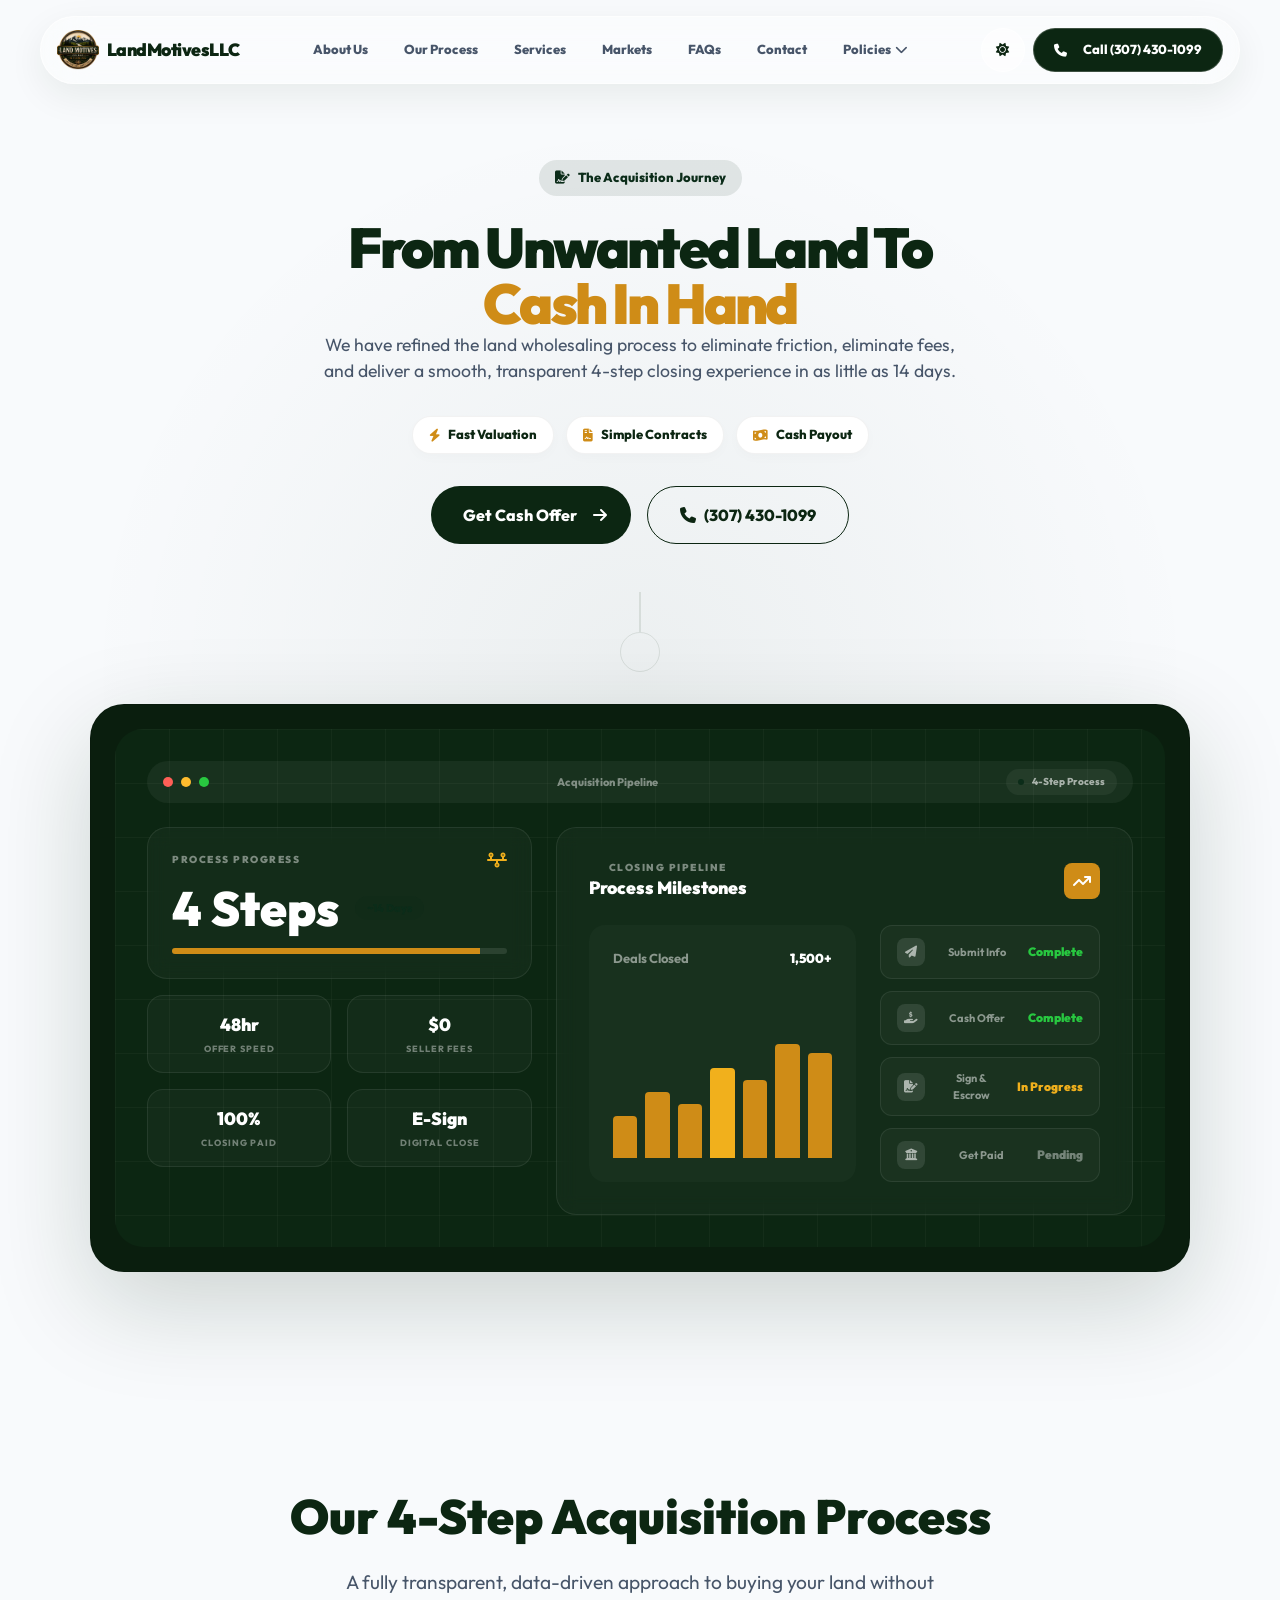
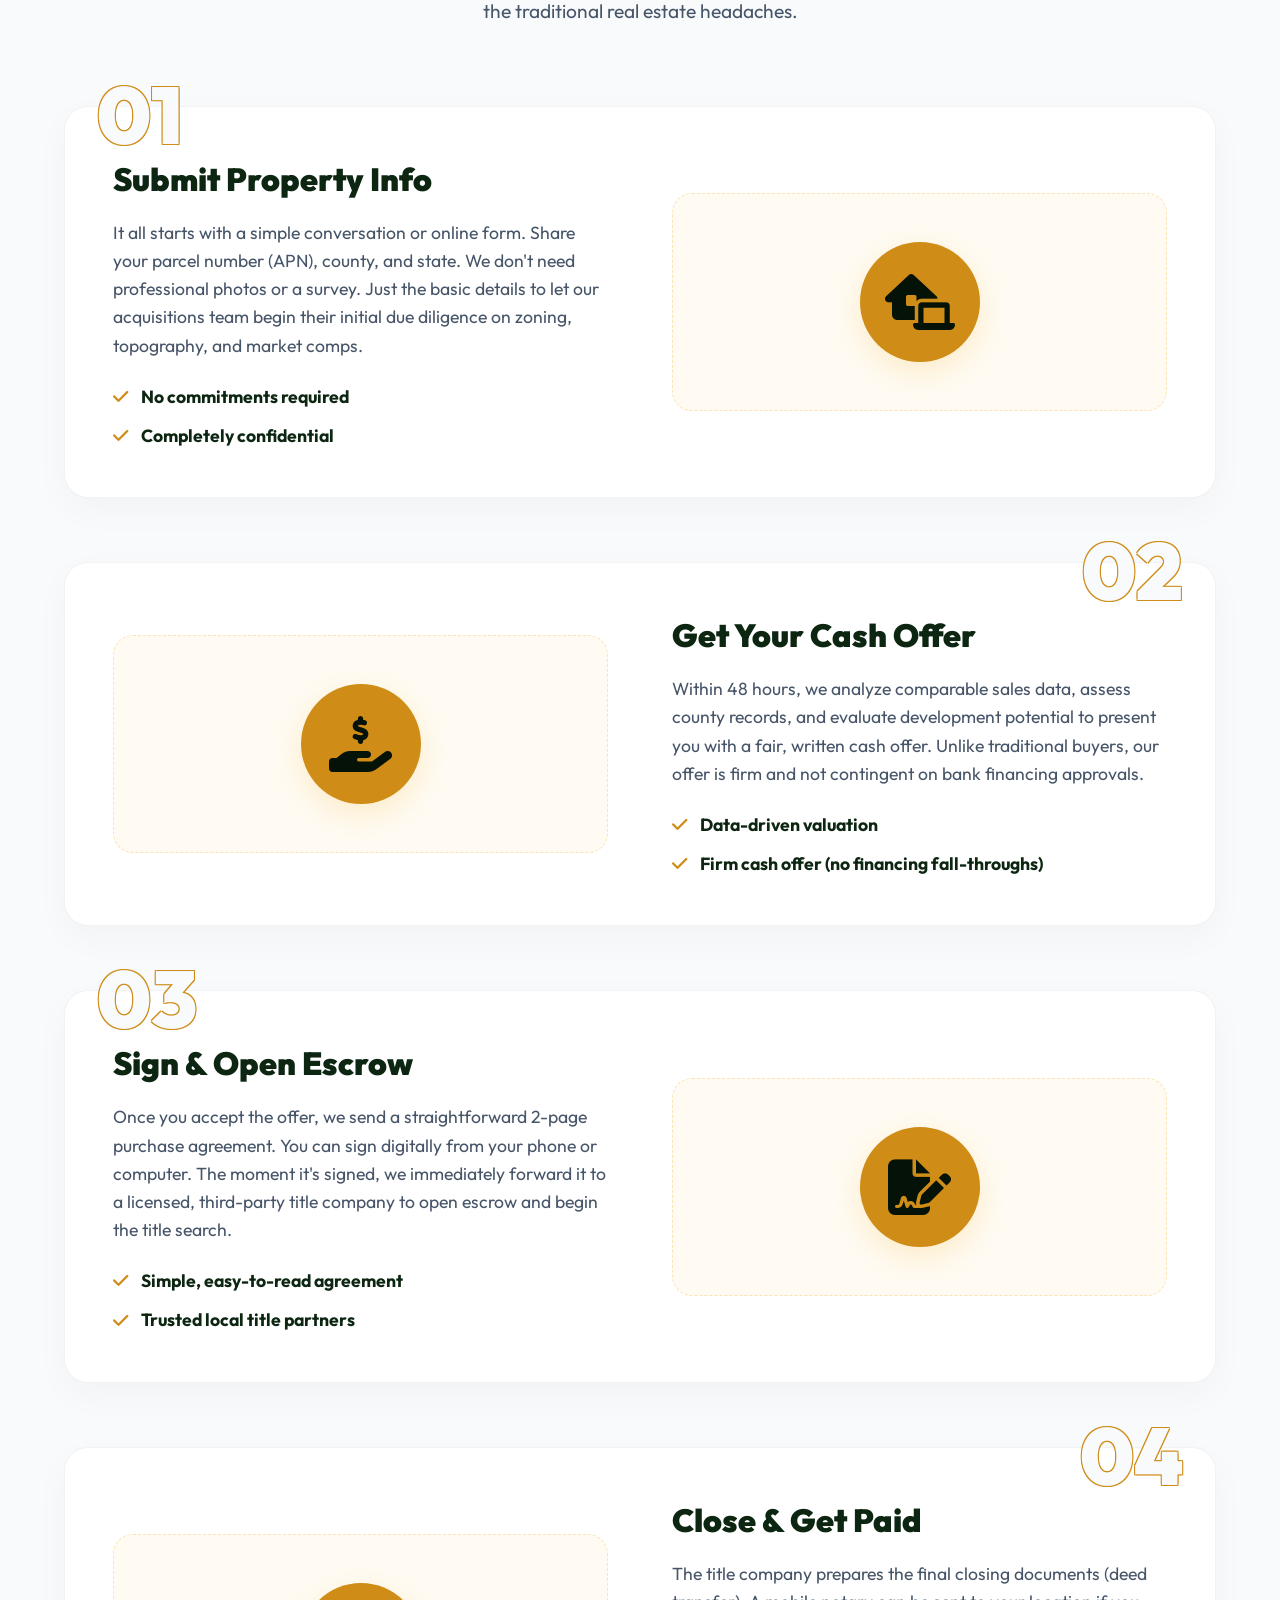
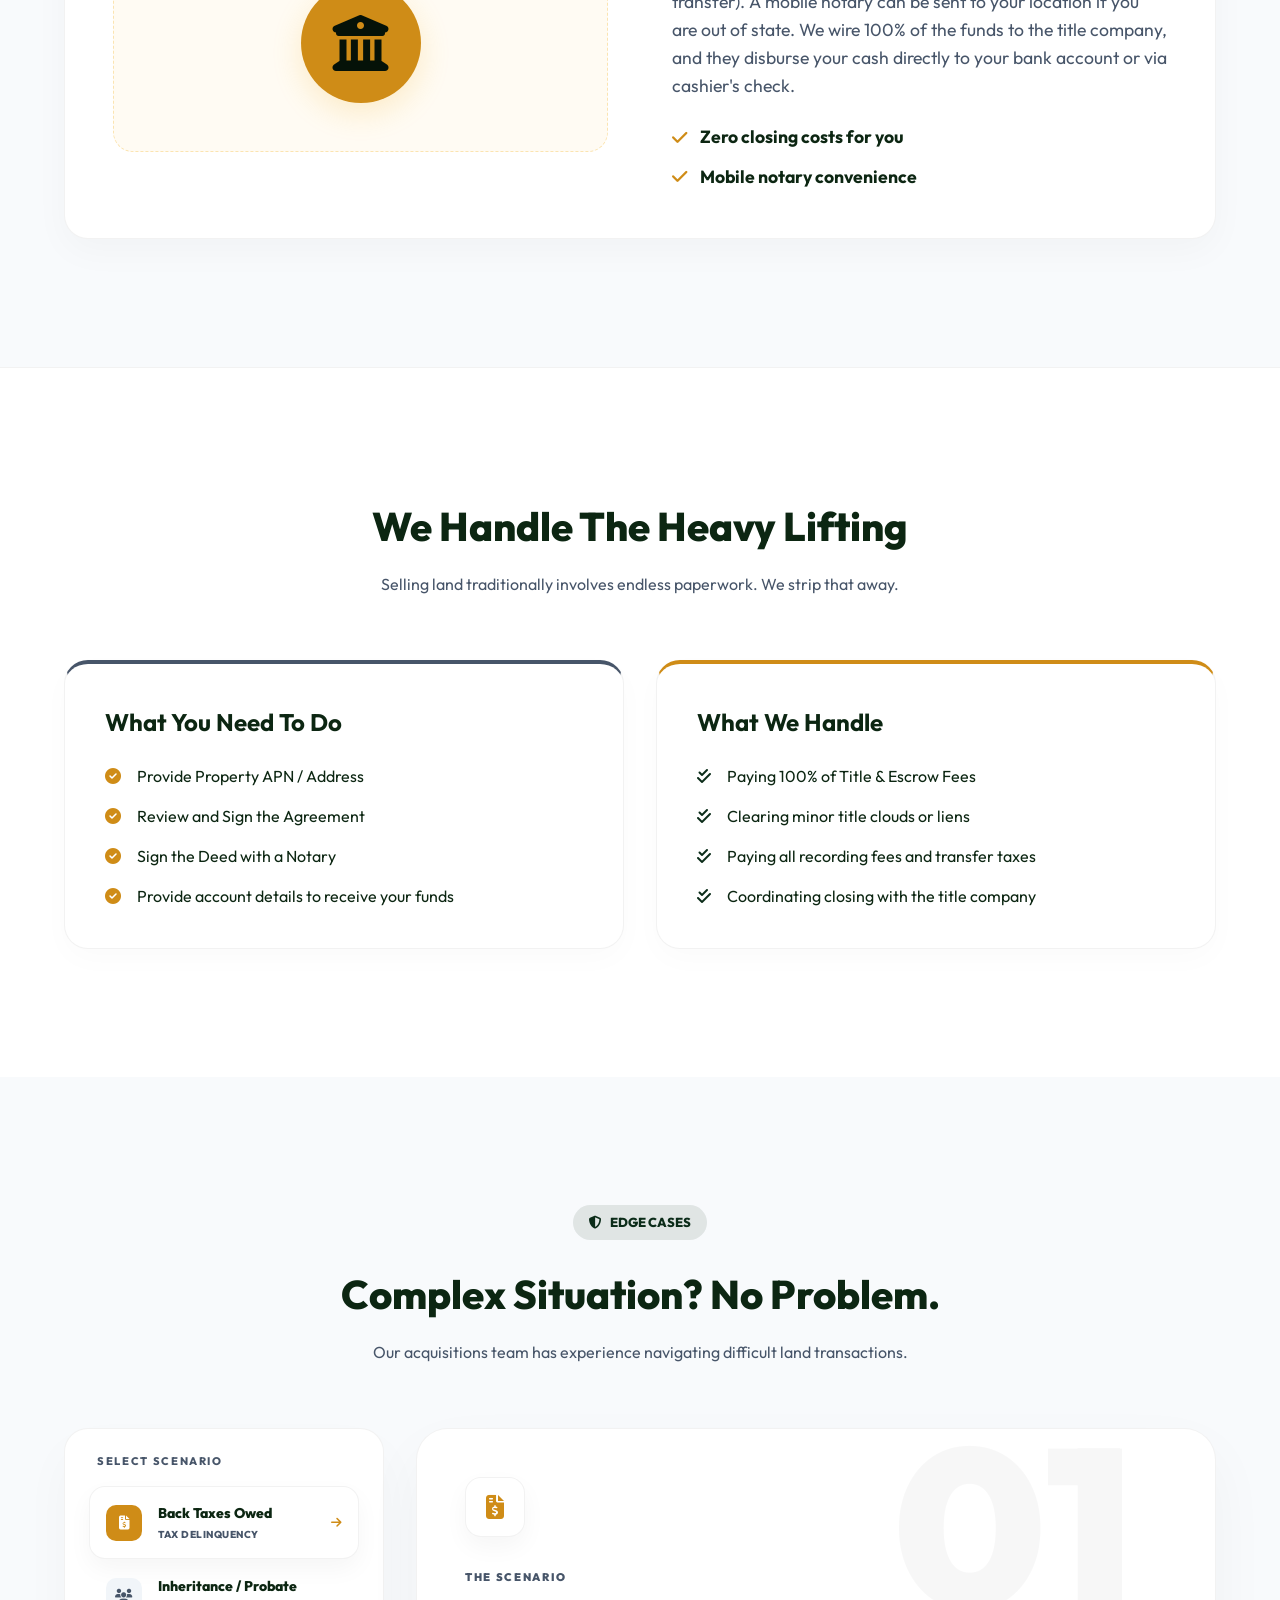
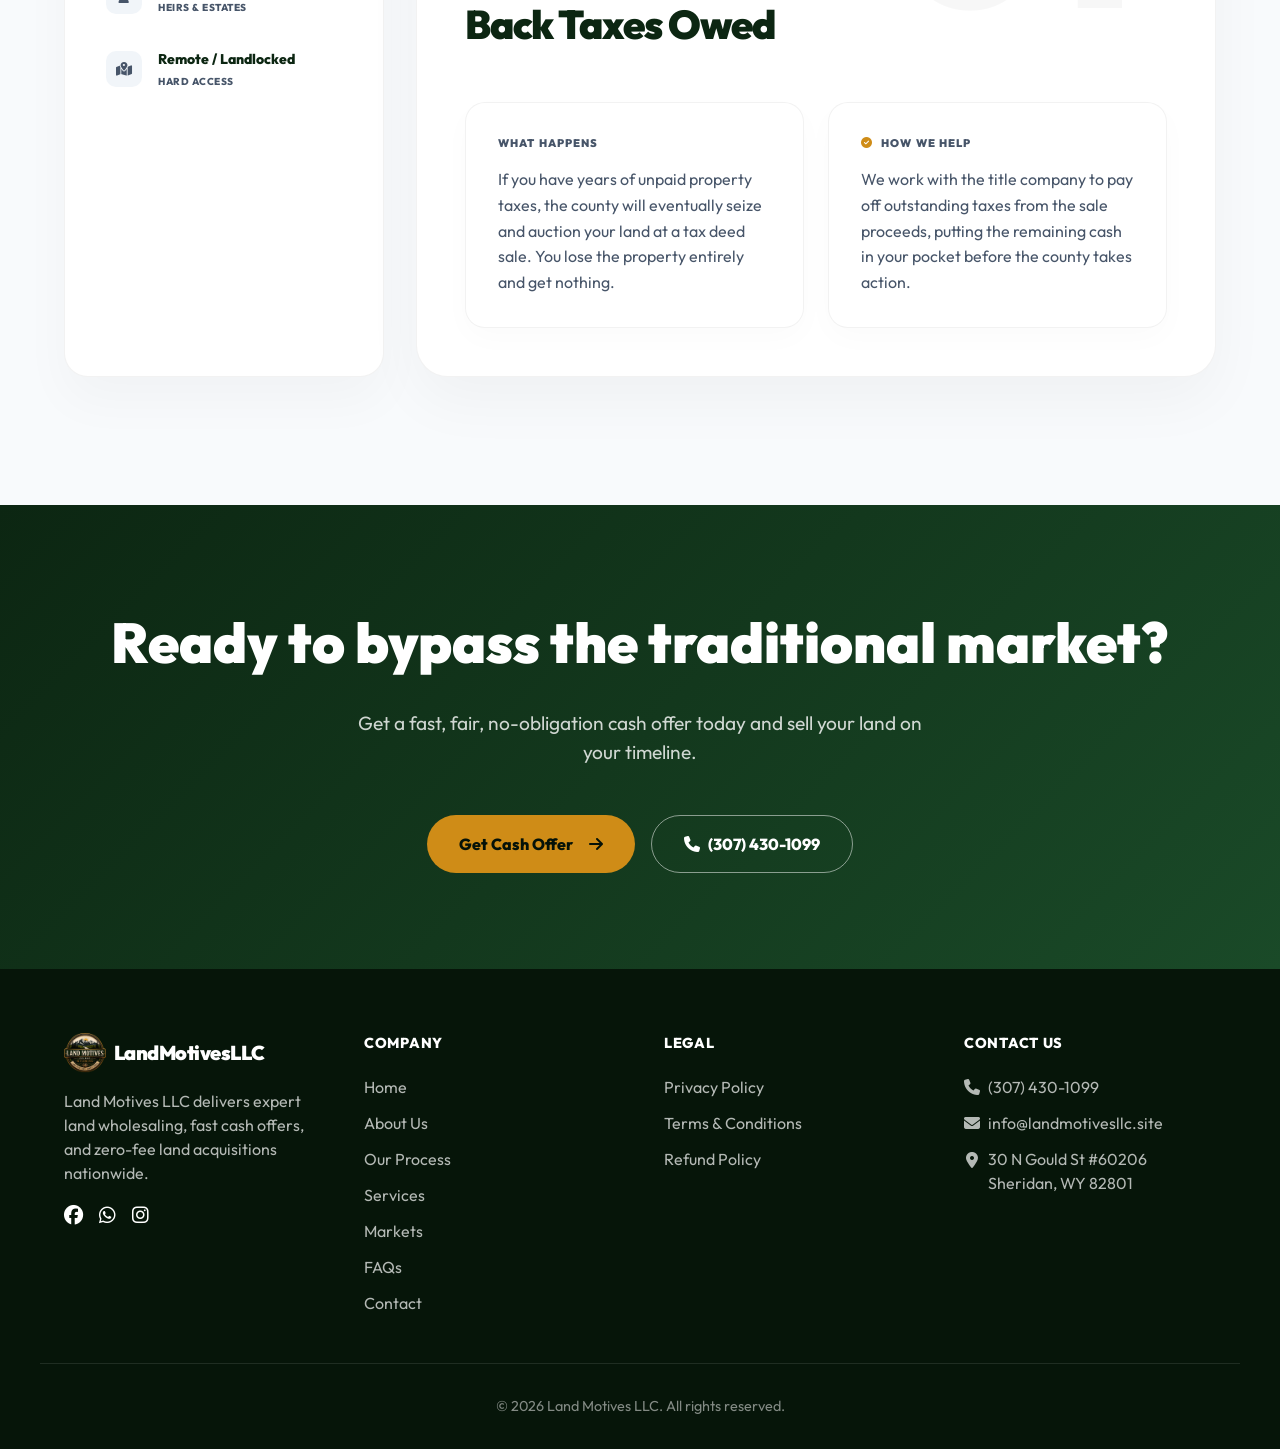
<file: process.html>
<!DOCTYPE html>
<html lang="en" class="scroll-smooth">
<head>
<meta charset="utf-8" />
<meta name="viewport" content="width=device-width, initial-scale=1" />
<title>Our Process | Land Motives LLC</title>
<meta name="description" content="Learn how our simple 4-step land wholesaling process works. Get a fast cash offer from Land Motives LLC today." />
<meta name="robots" content="index, follow" />
<link rel="canonical" href="https://landmotivesllc.site/process.html" />

<meta property="og:title" content="Our Process | Land Motives LLC" />
<meta property="og:description" content="Learn how our simple 4-step land wholesaling process works." />
<meta property="og:url" content="https://landmotivesllc.site/process.html" />
<meta property="og:site_name" content="Land Motives LLC" />

<link rel="shortcut icon" href="assets/images/favicon.png" />
<link rel="icon" href="assets/images/favicon.png" />

<link rel="preconnect" href="https://fonts.googleapis.com">
<link rel="preconnect" href="https://fonts.gstatic.com" crossorigin>
<link href="https://fonts.googleapis.com/css2?family=Manrope:wght@400;500;600;700;800;900&family=Outfit:wght@400;500;600;700;800;900&display=swap" rel="stylesheet">
<link rel="stylesheet" href="https://cdnjs.cloudflare.com/ajax/libs/font-awesome/6.5.1/css/all.min.css">
<link rel="stylesheet" href="assets/css/style.css">

<script>
(function () {
try {
var savedTheme = localStorage.getItem("theme");
var prefersDark = window.matchMedia("(prefers-color-scheme: dark)").matches;
var theme = savedTheme || (prefersDark ? "dark" : "light");
document.documentElement.classList.toggle("dark", theme === "dark");
} catch (error) {}
})();
</script>
</head>
<body>

<header class="header-nav">
<div class="nav-inner">
<a href="index.html" class="nav-logo">
<img src="assets/images/logo.png" alt="Land Motives LLC Logo">
<span class="nav-brand-text">LandMotivesLLC</span>
</a>

<nav class="nav-links">
<a href="about.html" class="nav-link">About Us</a>
<a href="process.html" class="nav-link">Our Process</a>
<a href="services.html" class="nav-link">Services</a>
<a href="markets.html" class="nav-link">Markets</a>
<a href="faqs.html" class="nav-link">FAQs</a>
<a href="contact.html" class="nav-link">Contact</a>

<div class="nav-dropdown">
<a href="#" class="nav-link" style="cursor: default;">Policies <i class="fa-solid fa-chevron-down" style="font-size: 0.8rem;"></i></a>
<div class="dropdown-menu">
<a href="privacy-policy.html">Privacy Policy</a>
<a href="refund-policy.html">Refund Policy</a>
<a href="terms-conditions.html">Terms & Conditions</a>
</div>
</div>
</nav>

<div class="nav-actions">
<button class="theme-btn" aria-label="Toggle theme">
<i class="fa-solid fa-moon"></i>
</button>
<a href="tel:3074301099" class="btn-book"><i class="fa-solid fa-phone" style="margin-right: 0.5rem;"></i> Call (307) 430-1099</a>
<button class="mobile-menu-btn" aria-label="Toggle mobile menu">
<div class="hamburger-lines">
<span class="line line1"></span>
<span class="line line2"></span>
<span class="line line3"></span>
</div>
</button>
</div>
</div>
<!-- Mobile Menu Overlay -->
<div class="mobile-menu-overlay">
<div class="mobile-nav-links">
<a href="index.html">Home</a>
<a href="about.html">About Us</a>
<a href="process.html">Our Process</a>
<a href="services.html">Services</a>
<a href="markets.html">Markets</a>
<a href="faqs.html">FAQs</a>
<a href="contact.html">Contact</a>
</div>

<div class="mobile-policies-heading">Policies</div>
<div class="mobile-nav-links">
<a href="privacy-policy.html">Privacy Policy</a>
<a href="refund-policy.html">Refund Policy</a>
<a href="terms-conditions.html">Terms & Conditions</a>
</div>

<div class="mobile-call-btn-wrapper">
<a href="tel:3074301099" class="btn-primary" style="width: 100%; justify-content: center; background: var(--brand-blue); color: #051208;"><i class="fa-solid fa-phone" style="margin-right: 0.5rem;"></i> Call Us Now</a>
</div>
</div>
</header>



<main>
<!-- Premium Hero Section -->
<section class="hero" style="background: radial-gradient(circle at center, rgba(11, 44, 25,0.05) 0%, transparent 60%);">
<div class="container-premium">
<div class="badge-primary animate-up">
<i class="fa-solid fa-file-signature"></i> The Acquisition Journey
</div>
<h1 class="hero-brand-title animate-up" style="font-size: 3.5rem;">
From Unwanted Land To<br><span style="color: var(--brand-blue);">Cash In Hand</span>
</h1>
<p class="hero-desc animate-up">
We have refined the land wholesaling process to eliminate friction, eliminate fees, and deliver a smooth, transparent 4-step closing experience in as little as 14 days.
</p>
<div class="feature-pills animate-up">
<div class="pill"><i class="fa-solid fa-bolt" style="color: var(--brand-blue);"></i> Fast Valuation</div>
<div class="pill"><i class="fa-solid fa-file-contract" style="color: var(--brand-blue);"></i> Simple Contracts</div>
<div class="pill"><i class="fa-solid fa-money-bill-wave" style="color: var(--brand-blue);"></i> Cash Payout</div>
</div>

<div class="hero-actions animate-up" style="margin-bottom: 3rem;">
<a href="contact.html" class="btn-primary" style="padding-right: 1.5rem;">Get Cash Offer <i class="fa-solid fa-arrow-right" style="margin-left: 0.5rem;"></i></a>
<a href="tel:3074301099" class="btn-secondary"><i class="fa-solid fa-phone"></i> (307) 430-1099</a>
</div>

<div class="hero-connect-line animate-up"></div>
<div class="hero-connect-circle animate-up"></div>

<!-- Process Dashboard Mockup -->
<div class="dashboard-preview animate-up">
<div class="dashboard-inner">

<div class="dash-top-bar">
<div class="window-dots">
<div class="dot dot-r"></div>
<div class="dot dot-y"></div>
<div class="dot dot-g"></div>
</div>
<div class="dash-title">Acquisition Pipeline</div>
<div class="dash-badge">
<div class="pulse-dot"></div> 4-Step Process
</div>
</div>

<div class="dashboard-grid">

<!-- Left Column: Timeline Steps -->
<div>
<div class="dash-card" style="margin-bottom: 1rem;">
<div class="dash-card-header">
<div class="dash-card-label">Process Progress</div>
<i class="fa-solid fa-timeline" style="color: #F1B01C;"></i>
</div>
<div class="reach-stats">
<div class="reach-number">4 Steps</div>
<div class="reach-badge">~14 Days</div>
</div>
<div class="reach-bar">
<div class="reach-bar-inner"></div>
</div>
</div>

<div class="dash-stats-grid">
<div class="small-stat-card">
<div class="small-stat-value">48hr</div>
<div class="small-stat-label">Offer Speed</div>
</div>
<div class="small-stat-card">
<div class="small-stat-value">$0</div>
<div class="small-stat-label">Seller Fees</div>
</div>
<div class="small-stat-card">
<div class="small-stat-value">100%</div>
<div class="small-stat-label">Closing Paid</div>
</div>
<div class="small-stat-card">
<div class="small-stat-value">E-Sign</div>
<div class="small-stat-label">Digital Close</div>
</div>
</div>
</div>

<!-- Right Column: Closing Metrics -->
<div class="dash-card" style="padding: 2rem;">
<div class="perf-title-area">
<div>
<div class="dash-card-label">Closing Pipeline</div>
<h3>Process Milestones</h3>
</div>
<div class="chart-icon-btn">
<i class="fa-solid fa-arrow-trend-up"></i>
</div>
</div>

<div class="perf-body">
<div class="chart-area">
<div class="chart-header">
<div style="color: rgba(255,255,255,0.5); font-size: 13px; font-weight: 700;">Deals Closed</div>
<div style="color: white; font-weight: 900; font-size: 13px;">1,500+</div>
</div>
<div class="chart-bars">
<div class="c-bar" style="height: 35%"></div>
<div class="c-bar" style="height: 55%"></div>
<div class="c-bar" style="height: 45%"></div>
<div class="c-bar active" style="height: 75%"></div>
<div class="c-bar" style="height: 65%"></div>
<div class="c-bar" style="height: 95%"></div>
<div class="c-bar" style="height: 88%"></div>
</div>
</div>

<div class="list-area">
<div class="list-item">
<div class="list-icon"><i class="fa-solid fa-paper-plane"></i></div>
<div class="list-text">Submit Info</div>
<div class="list-num" style="color: #28c840;">Complete</div>
</div>
<div class="list-item">
<div class="list-icon"><i class="fa-solid fa-hand-holding-dollar"></i></div>
<div class="list-text">Cash Offer</div>
<div class="list-num" style="color: #28c840;">Complete</div>
</div>
<div class="list-item">
<div class="list-icon"><i class="fa-solid fa-file-signature"></i></div>
<div class="list-text">Sign & Escrow</div>
<div class="list-num" style="color: #F1B01C;">In Progress</div>
</div>
<div class="list-item">
<div class="list-icon"><i class="fa-solid fa-building-columns"></i></div>
<div class="list-text">Get Paid</div>
<div class="list-num" style="color: rgba(255,255,255,0.4);">Pending</div>
</div>
</div>
</div>
</div>

</div>
</div>
</div>
</div>
</section>

<!-- Detailed 4-Step Process Section -->
<section style="padding: 8rem 2rem; background: var(--bg-main);" id="detailed-process">
<div class="container-premium">

<div class="text-center" style="margin-bottom: 5rem;">
<h2 style="font-size: 3rem; font-weight: 900; margin-bottom: 1rem;">Our 4-Step Acquisition Process</h2>
<p style="color: var(--text-muted); font-size: 1.2rem; max-width: 600px; margin: 0 auto;">A fully transparent, data-driven approach to buying your land without the traditional real estate headaches.</p>
</div>

<div class="process-detailed-container">

<!-- Step 1 -->
<div class="process-detailed-step animate-up">
<div class="pds-number">01</div>
<div class="pds-content">
<h3>Submit Property Info</h3>
<p>It all starts with a simple conversation or online form. Share your parcel number (APN), county, and state. We don't need professional photos or a survey. Just the basic details to let our acquisitions team begin their initial due diligence on zoning, topography, and market comps.</p>
<ul class="pds-list">
<li><i class="fa-solid fa-check" style="color: var(--brand-blue);"></i> No commitments required</li>
<li><i class="fa-solid fa-check" style="color: var(--brand-blue);"></i> Completely confidential</li>
</ul>
</div>
<div class="pds-visual">
<div class="icon-box"><i class="fa-solid fa-laptop-house"></i></div>
</div>
</div>

<!-- Step 2 -->
<div class="process-detailed-step animate-up pds-reverse">
<div class="pds-number">02</div>
<div class="pds-content">
<h3>Get Your Cash Offer</h3>
<p>Within 48 hours, we analyze comparable sales data, assess county records, and evaluate development potential to present you with a fair, written cash offer. Unlike traditional buyers, our offer is firm and not contingent on bank financing approvals.</p>
<ul class="pds-list">
<li><i class="fa-solid fa-check" style="color: var(--brand-blue);"></i> Data-driven valuation</li>
<li><i class="fa-solid fa-check" style="color: var(--brand-blue);"></i> Firm cash offer (no financing fall-throughs)</li>
</ul>
</div>
<div class="pds-visual">
<div class="icon-box"><i class="fa-solid fa-hand-holding-dollar"></i></div>
</div>
</div>

<!-- Step 3 -->
<div class="process-detailed-step animate-up">
<div class="pds-number">03</div>
<div class="pds-content">
<h3>Sign & Open Escrow</h3>
<p>Once you accept the offer, we send a straightforward 2-page purchase agreement. You can sign digitally from your phone or computer. The moment it's signed, we immediately forward it to a licensed, third-party title company to open escrow and begin the title search.</p>
<ul class="pds-list">
<li><i class="fa-solid fa-check" style="color: var(--brand-blue);"></i> Simple, easy-to-read agreement</li>
<li><i class="fa-solid fa-check" style="color: var(--brand-blue);"></i> Trusted local title partners</li>
</ul>
</div>
<div class="pds-visual">
<div class="icon-box"><i class="fa-solid fa-file-signature"></i></div>
</div>
</div>

<!-- Step 4 -->
<div class="process-detailed-step animate-up pds-reverse">
<div class="pds-number">04</div>
<div class="pds-content">
<h3>Close & Get Paid</h3>
<p>The title company prepares the final closing documents (deed transfer). A mobile notary can be sent to your location if you are out of state. We wire 100% of the funds to the title company, and they disburse your cash directly to your bank account or via cashier's check.</p>
<ul class="pds-list">
<li><i class="fa-solid fa-check" style="color: var(--brand-blue);"></i> Zero closing costs for you</li>
<li><i class="fa-solid fa-check" style="color: var(--brand-blue);"></i> Mobile notary convenience</li>
</ul>
</div>
<div class="pds-visual">
<div class="icon-box"><i class="fa-solid fa-building-columns"></i></div>
</div>
</div>

</div>
</div>
</section>

<!-- What You Need vs What We Handle -->
<section style="padding: 8rem 2rem; background: var(--card-bg); border-top: 1px solid var(--card-border);">
<div class="container-premium">
<div class="text-center animate-up" style="margin-bottom: 4rem;">
<h2 style="font-size: 2.5rem; font-weight: 800;">We Handle The Heavy Lifting</h2>
<p style="color: var(--text-muted); margin-top: 1rem;">Selling land traditionally involves endless paperwork. We strip that away.</p>
</div>

<div style="display: grid; grid-template-columns: repeat(auto-fit, minmax(400px, 1fr)); gap: 2rem;">
<div class="service-card animate-left" style="border-top: 4px solid var(--text-muted);">
<h3 style="font-size: 1.5rem; margin-bottom: 1.5rem;">What You Need To Do</h3>
<ul style="list-style: none; display: flex; flex-direction: column; gap: 1rem;">
<li style="display: flex; gap: 1rem; align-items: flex-start;"><i class="fa-solid fa-circle-check" style="color: var(--brand-blue); margin-top: 4px;"></i> Provide Property APN / Address</li>
<li style="display: flex; gap: 1rem; align-items: flex-start;"><i class="fa-solid fa-circle-check" style="color: var(--brand-blue); margin-top: 4px;"></i> Review and Sign the Agreement</li>
<li style="display: flex; gap: 1rem; align-items: flex-start;"><i class="fa-solid fa-circle-check" style="color: var(--brand-blue); margin-top: 4px;"></i> Sign the Deed with a Notary</li>
<li style="display: flex; gap: 1rem; align-items: flex-start;"><i class="fa-solid fa-circle-check" style="color: var(--brand-blue); margin-top: 4px;"></i> Provide account details to receive your funds</li>
</ul>
</div>

<div class="service-card animate-right" style="border-top: 4px solid var(--brand-blue);">
<h3 style="font-size: 1.5rem; margin-bottom: 1.5rem;">What We Handle</h3>
<ul style="list-style: none; display: flex; flex-direction: column; gap: 1rem;">
<li style="display: flex; gap: 1rem; align-items: flex-start;"><i class="fa-solid fa-check-double" style="color: var(--brand); margin-top: 4px;"></i> Paying 100% of Title & Escrow Fees</li>
<li style="display: flex; gap: 1rem; align-items: flex-start;"><i class="fa-solid fa-check-double" style="color: var(--brand); margin-top: 4px;"></i> Clearing minor title clouds or liens</li>
<li style="display: flex; gap: 1rem; align-items: flex-start;"><i class="fa-solid fa-check-double" style="color: var(--brand); margin-top: 4px;"></i> Paying all recording fees and transfer taxes</li>
<li style="display: flex; gap: 1rem; align-items: flex-start;"><i class="fa-solid fa-check-double" style="color: var(--brand); margin-top: 4px;"></i> Coordinating closing with the title company</li>
</ul>
</div>
</div>
</div>
</section>

<!-- Complex Situations Tabs -->
<section class="problems-section" style="padding: 8rem 2rem; background: var(--bg-main);">
<div class="container-premium">
<div class="text-center animate-up" style="margin-bottom: 4rem;">
<div class="badge-primary" style="display: inline-flex;">
<i class="fa-solid fa-shield-halved"></i> EDGE CASES
</div>
<h2 style="font-size: 2.5rem; font-weight: 800;">Complex Situation? No Problem.</h2>
<p style="color: var(--text-muted); margin-top: 1rem;">Our acquisitions team has experience navigating difficult land transactions.</p>
</div>

<div class="problems-layout animate-up">
<!-- Left Sidebar -->
<div class="problems-sidebar">
<div class="sidebar-header">SELECT SCENARIO</div>

<div class="problem-tab active" data-target="tab-taxes">
<div class="tab-icon"><i class="fa-solid fa-file-invoice-dollar"></i></div>
<div class="tab-text">
<div class="tab-title">Back Taxes Owed</div>
<div class="tab-subtitle">TAX DELINQUENCY</div>
</div>
<i class="fa-solid fa-arrow-right tab-arrow"></i>
</div>

<div class="problem-tab" data-target="tab-probate">
<div class="tab-icon"><i class="fa-solid fa-users"></i></div>
<div class="tab-text">
<div class="tab-title">Inheritance / Probate</div>
<div class="tab-subtitle">HEIRS & ESTATES</div>
</div>
<i class="fa-solid fa-arrow-right tab-arrow"></i>
</div>

<div class="problem-tab" data-target="tab-remote">
<div class="tab-icon"><i class="fa-solid fa-map-location-dot"></i></div>
<div class="tab-text">
<div class="tab-title">Remote / Landlocked</div>
<div class="tab-subtitle">HARD ACCESS</div>
</div>
<i class="fa-solid fa-arrow-right tab-arrow"></i>
</div>
</div>

<!-- Right Content Area -->
<div class="problems-content-area">
<div class="problem-pane active" id="tab-taxes">
<div class="pane-bg-number">01</div>
<div class="pane-icon"><i class="fa-solid fa-file-invoice-dollar"></i></div>
<div class="pane-label">THE SCENARIO</div>
<div class="pane-title">Back Taxes Owed</div>

<div class="pane-cards-grid">
<div class="pane-card text-left" style="text-align: left;">
<div class="pane-card-title">WHAT HAPPENS</div>
<div class="pane-card-text">If you have years of unpaid property taxes, the county will eventually seize and auction your land at a tax deed sale. You lose the property entirely and get nothing.</div>
</div>
<div class="pane-card text-left" style="text-align: left;">
<div class="pane-card-title"><i class="fa-solid fa-circle-check" style="color: #CF8C17;"></i> HOW WE HELP</div>
<div class="pane-card-text">We work with the title company to pay off outstanding taxes from the sale proceeds, putting the remaining cash in your pocket before the county takes action.</div>
</div>
</div>
</div>

<div class="problem-pane" id="tab-probate">
<div class="pane-bg-number">02</div>
<div class="pane-icon"><i class="fa-solid fa-users"></i></div>
<div class="pane-label">THE SCENARIO</div>
<div class="pane-title">Inheritance & Probate</div>

<div class="pane-cards-grid">
<div class="pane-card text-left" style="text-align: left;">
<div class="pane-card-title">WHAT HAPPENS</div>
<div class="pane-card-text">Inheriting land with multiple heirs means coordinating signatures from siblings scattered across different states, often requiring costly probate court proceedings.</div>
</div>
<div class="pane-card text-left" style="text-align: left;">
<div class="pane-card-title"><i class="fa-solid fa-circle-check" style="color: #CF8C17;"></i> HOW WE HELP</div>
<div class="pane-card-text">We have experience buying inherited property, working through probate processes, and ensuring all parties are bought out fairly and legally through our title partners.</div>
</div>
</div>
</div>

<div class="problem-pane" id="tab-remote">
<div class="pane-bg-number">03</div>
<div class="pane-icon"><i class="fa-solid fa-map-location-dot"></i></div>
<div class="pane-label">THE SCENARIO</div>
<div class="pane-title">Remote & Landlocked</div>

<div class="pane-cards-grid">
<div class="pane-card text-left" style="text-align: left;">
<div class="pane-card-title">WHAT HAPPENS</div>
<div class="pane-card-text">Properties without legal road access or in extremely remote locations scare away traditional buyers. These parcels sit unsold for years on the MLS.</div>
</div>
<div class="pane-card text-left" style="text-align: left;">
<div class="pane-card-title"><i class="fa-solid fa-circle-check" style="color: #CF8C17;"></i> HOW WE HELP</div>
<div class="pane-card-text">We specialize in raw land. We evaluate every property individually and often purchase parcels that traditional buyers wouldn't touch, including landlocked and off-grid land.</div>
</div>
</div>
</div>
</div>
</div>
</div>
</section>

<!-- Final CTA Section -->
<section style="padding: 6rem 2rem; background: linear-gradient(135deg, #0C2612, #1a4a28); color: white; text-align: center;">
<div class="container-premium animate-up">
<h2 style="font-size: 3.5rem; font-weight: 900; margin-bottom: 1.5rem; color: white;">Ready to bypass the traditional market?</h2>
<p style="font-size: 1.2rem; color: rgba(255,255,255,0.8); max-width: 600px; margin: 0 auto 3rem;">Get a fast, fair, no-obligation cash offer today and sell your land on your timeline.</p>
<div style="display: flex; justify-content: center; gap: 1rem; flex-wrap: wrap;">
<a href="contact.html" class="btn-primary" style="background: var(--brand-blue); color: #051208;">Get Cash Offer <i class="fa-solid fa-arrow-right" style="margin-left: 0.5rem;"></i></a>
<a href="tel:3074301099" class="btn-secondary" style="border-color: rgba(255,255,255,0.5); color: white;"><i class="fa-solid fa-phone"></i> (307) 430-1099</a>
</div>
</div>
</section>

</main>

<!-- Footer -->
<footer style="margin-top: 0;">
<div class="container-premium footer-grid" style="display: grid; grid-template-columns: repeat(auto-fit, minmax(200px, 1fr)); gap: 3rem;">
<!-- Logo & About -->
<div>
<div style="display: flex; align-items: center; gap: 0.5rem; margin-bottom: 1rem;">
<img src="assets/images/logo.png" alt="Land Motives Logo" style="height: 40px;">
<span style="font-weight: 900; font-size: 1.25rem; color: white; letter-spacing: -0.5px;">LandMotivesLLC</span>
</div>
<p style="margin-bottom: 1rem; color: rgba(255,255,255,0.7);">Land Motives LLC delivers expert land wholesaling, fast cash offers, and zero-fee land acquisitions nationwide.</p>
<div style="display: flex; gap: 1rem; margin-top: 1rem;">
<a href="https://www.facebook.com/share/18nmbTeqps/?mibextid=wwXIfr" target="_blank" aria-label="Facebook" style="color: white; font-size: 1.2rem; transition: 0.3s;" onmouseover="this.style.color='#CF8C17'" onmouseout="this.style.color='white'"><i class="fa-brands fa-facebook"></i></a>
<a href="https://wa.me/17373076462" target="_blank" aria-label="WhatsApp" style="color: white; font-size: 1.2rem; transition: 0.3s;" onmouseover="this.style.color='#CF8C17'" onmouseout="this.style.color='white'"><i class="fa-brands fa-whatsapp"></i></a>
<a href="https://www.instagram.com/landmotives/" target="_blank" aria-label="Instagram" style="color: white; font-size: 1.2rem; transition: 0.3s;" onmouseover="this.style.color='#CF8C17'" onmouseout="this.style.color='white'"><i class="fa-brands fa-instagram"></i></a>
</div>
</div>

<!-- Pages -->
<div style="display: flex; flex-direction: column; gap: 0.75rem;">
<h4 style="color: white; font-weight: 800; margin-bottom: 0.5rem; text-transform: uppercase; font-size: 0.9rem; letter-spacing: 0.05em;">Company</h4>
<a href="index.html" style="color: rgba(255,255,255,0.7); transition: 0.2s; text-decoration: none;" onmouseover="this.style.color='#CF8C17'" onmouseout="this.style.color='rgba(255,255,255,0.7)'">Home</a>
<a href="about.html" style="color: rgba(255,255,255,0.7); transition: 0.2s; text-decoration: none;" onmouseover="this.style.color='#CF8C17'" onmouseout="this.style.color='rgba(255,255,255,0.7)'">About Us</a>
<a href="process.html" style="color: rgba(255,255,255,0.7); transition: 0.2s; text-decoration: none;" onmouseover="this.style.color='#CF8C17'" onmouseout="this.style.color='rgba(255,255,255,0.7)'">Our Process</a>
<a href="services.html" style="color: rgba(255,255,255,0.7); transition: 0.2s; text-decoration: none;" onmouseover="this.style.color='#CF8C17'" onmouseout="this.style.color='rgba(255,255,255,0.7)'">Services</a>
<a href="markets.html" style="color: rgba(255,255,255,0.7); transition: 0.2s; text-decoration: none;" onmouseover="this.style.color='#CF8C17'" onmouseout="this.style.color='rgba(255,255,255,0.7)'">Markets</a>
<a href="faqs.html" style="color: rgba(255,255,255,0.7); transition: 0.2s; text-decoration: none;" onmouseover="this.style.color='#CF8C17'" onmouseout="this.style.color='rgba(255,255,255,0.7)'">FAQs</a>
<a href="contact.html" style="color: rgba(255,255,255,0.7); transition: 0.2s; text-decoration: none;" onmouseover="this.style.color='#CF8C17'" onmouseout="this.style.color='rgba(255,255,255,0.7)'">Contact</a>
</div>

<!-- Legal -->
<div style="display: flex; flex-direction: column; gap: 0.75rem;">
<h4 style="color: white; font-weight: 800; margin-bottom: 0.5rem; text-transform: uppercase; font-size: 0.9rem; letter-spacing: 0.05em;">Legal</h4>
<a href="privacy-policy.html" style="color: rgba(255,255,255,0.7); transition: 0.2s; text-decoration: none;" onmouseover="this.style.color='#CF8C17'" onmouseout="this.style.color='rgba(255,255,255,0.7)'">Privacy Policy</a>
<a href="terms-conditions.html" style="color: rgba(255,255,255,0.7); transition: 0.2s; text-decoration: none;" onmouseover="this.style.color='#CF8C17'" onmouseout="this.style.color='rgba(255,255,255,0.7)'">Terms & Conditions</a>
<a href="refund-policy.html" style="color: rgba(255,255,255,0.7); transition: 0.2s; text-decoration: none;" onmouseover="this.style.color='#CF8C17'" onmouseout="this.style.color='rgba(255,255,255,0.7)'">Refund Policy</a>
</div>

<!-- Contact -->
<div style="display: flex; flex-direction: column; gap: 0.75rem;">
<h4 style="color: white; font-weight: 800; margin-bottom: 0.5rem; text-transform: uppercase; font-size: 0.9rem; letter-spacing: 0.05em;">Contact Us</h4>
<a href="tel:3074301099" style="color: rgba(255,255,255,0.7); transition: 0.2s; text-decoration: none; display: flex; align-items: center; gap: 0.5rem;" onmouseover="this.style.color='#CF8C17'" onmouseout="this.style.color='rgba(255,255,255,0.7)'"><i class="fa-solid fa-phone" style="width: 16px; text-align: center;"></i> (307) 430-1099</a>
<a href="mailto:info@landmotivesllc.site" style="color: rgba(255,255,255,0.7); transition: 0.2s; text-decoration: none; display: flex; align-items: center; gap: 0.5rem;" onmouseover="this.style.color='#CF8C17'" onmouseout="this.style.color='rgba(255,255,255,0.7)'"><i class="fa-solid fa-envelope" style="width: 16px; text-align: center;"></i> info@landmotivesllc.site</a>
<div style="color: rgba(255,255,255,0.7); display: flex; align-items: flex-start; gap: 0.5rem;">
<i class="fa-solid fa-location-dot" style="width: 16px; text-align: center; margin-top: 5px;"></i> 
<span>30 N Gould St #60206<br>Sheridan, WY 82801</span>
</div>
</div>
</div>
<div class="container-premium" style="margin-top: 3rem; padding-top: 2rem; border-top: 1px solid rgba(255,255,255,0.1); text-align: center; font-size: 0.9rem; color: rgba(255,255,255,0.5);">
&copy; 2026 Land Motives LLC. All rights reserved.
</div>
</footer>

<script src="assets/js/script.js"></script>
</body>
</html>
</file>
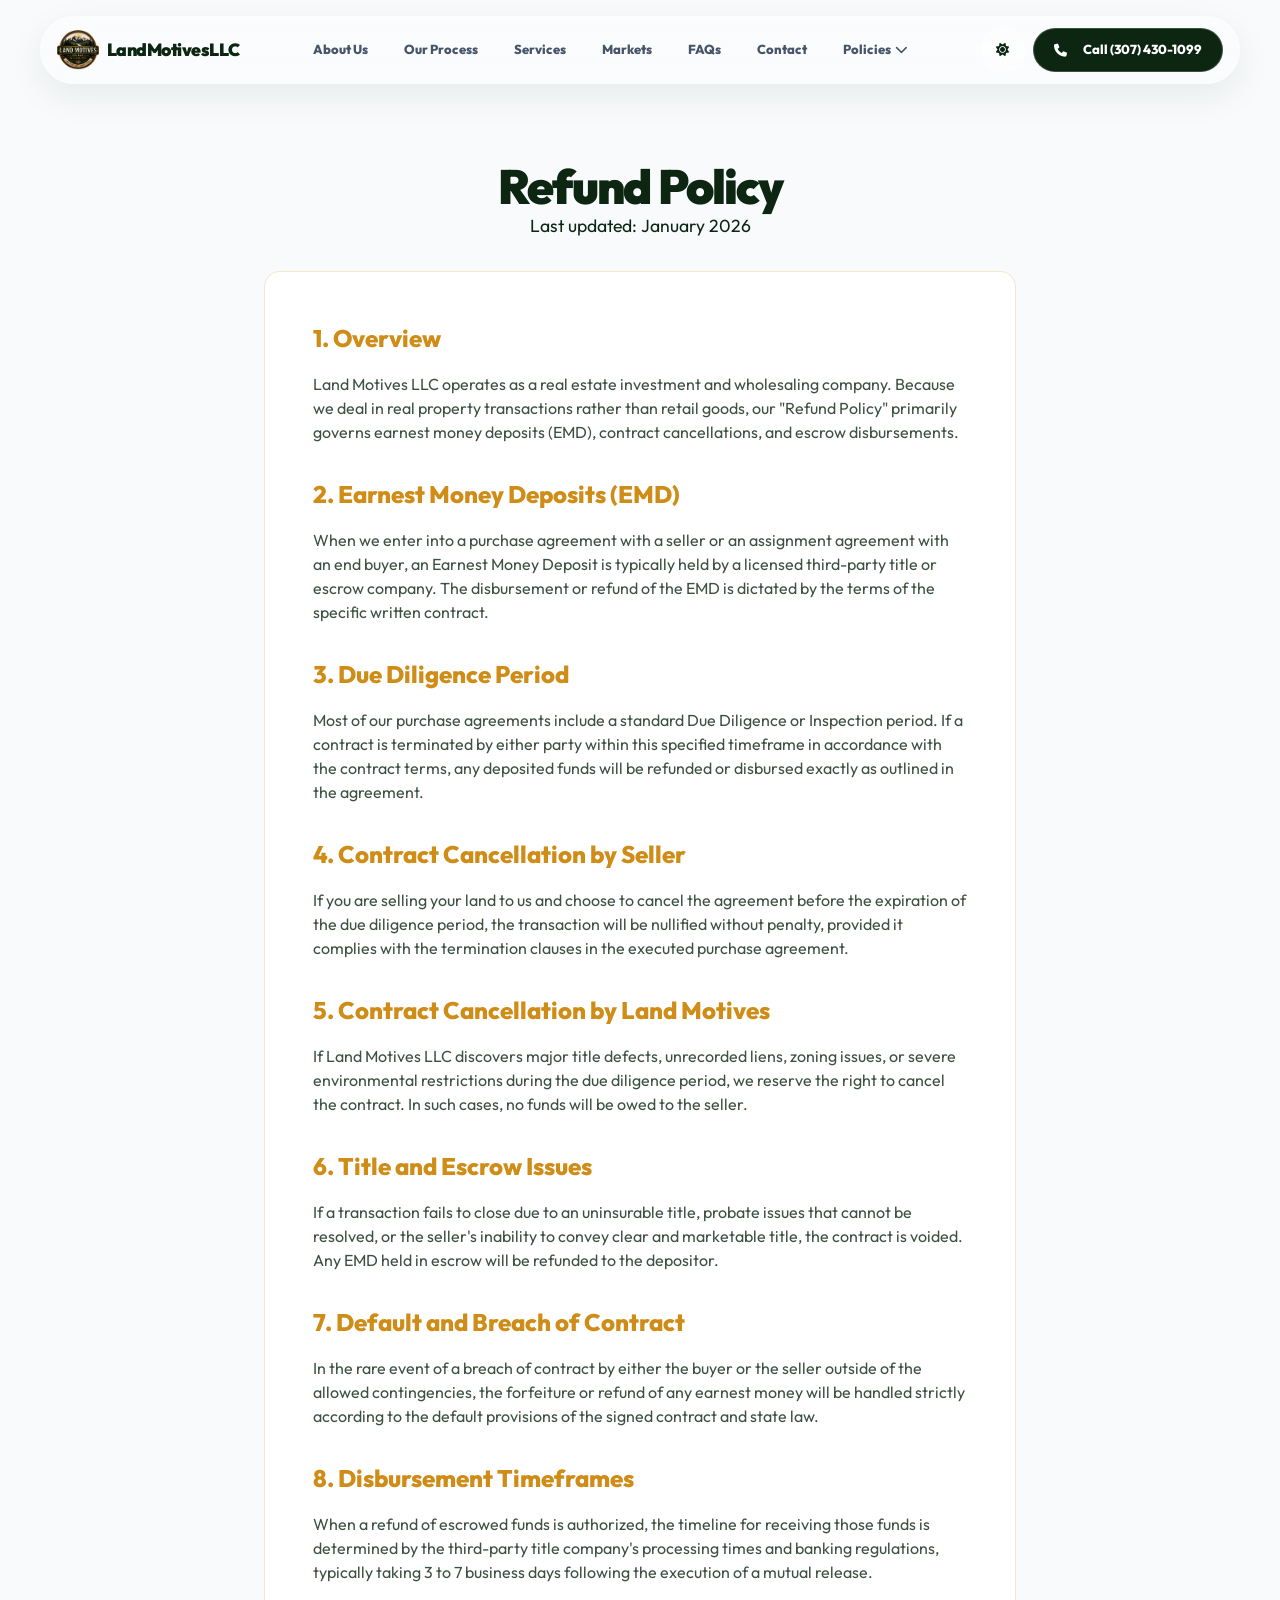
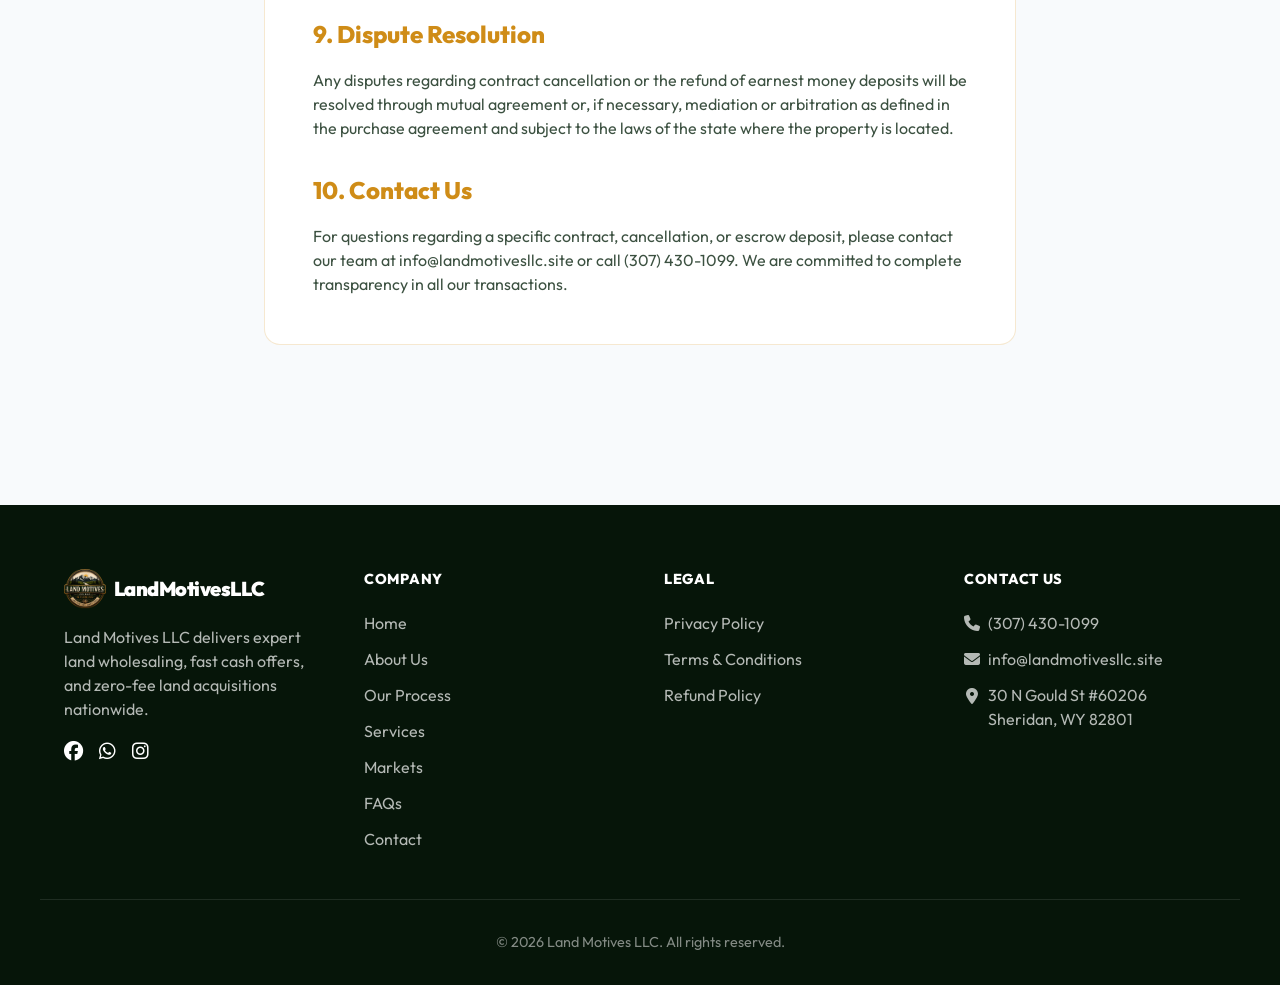
<file: refund-policy.html>
<!DOCTYPE html>
<html lang="en" class="scroll-smooth">
<head>
<meta charset="utf-8" />
<meta name="viewport" content="width=device-width, initial-scale=1" />
<title>Refund Policy | Land Motives LLC</title>
<meta name="robots" content="noindex, follow" />
<link rel="canonical" href="https://landmotivesllc.site/refund-policy.html" />

<link rel="shortcut icon" href="assets/images/favicon.png" />
<link rel="icon" href="assets/images/favicon.png" />

<link rel="preconnect" href="https://fonts.googleapis.com">
<link rel="preconnect" href="https://fonts.gstatic.com" crossorigin>
<link href="https://fonts.googleapis.com/css2?family=Manrope:wght@400;500;600;700;800;900&family=Outfit:wght@400;500;600;700;800;900&display=swap" rel="stylesheet">
<link rel="stylesheet" href="https://cdnjs.cloudflare.com/ajax/libs/font-awesome/6.5.1/css/all.min.css">
<link rel="stylesheet" href="assets/css/style.css">

<script>
(function () {
try {
var savedTheme = localStorage.getItem("theme");
var prefersDark = window.matchMedia("(prefers-color-scheme: dark)").matches;
var theme = savedTheme || (prefersDark ? "dark" : "light");
document.documentElement.classList.toggle("dark", theme === "dark");
} catch (error) {}
})();
</script>
</head>
<body>

<header class="header-nav">
<div class="nav-inner">
<a href="index.html" class="nav-logo">
<img src="assets/images/logo.png" alt="Land Motives LLC Logo">
<span class="nav-brand-text">LandMotivesLLC</span>
</a>

<nav class="nav-links">
<a href="about.html" class="nav-link">About Us</a>
<a href="process.html" class="nav-link">Our Process</a>
<a href="services.html" class="nav-link">Services</a>
<a href="markets.html" class="nav-link">Markets</a>
<a href="faqs.html" class="nav-link">FAQs</a>
<a href="contact.html" class="nav-link">Contact</a>

<div class="nav-dropdown">
<a href="#" class="nav-link" style="cursor: default;">Policies <i class="fa-solid fa-chevron-down" style="font-size: 0.8rem;"></i></a>
<div class="dropdown-menu">
<a href="privacy-policy.html">Privacy Policy</a>
<a href="refund-policy.html">Refund Policy</a>
<a href="terms-conditions.html">Terms & Conditions</a>
</div>
</div>
</nav>

<div class="nav-actions">
<button class="theme-btn" aria-label="Toggle theme">
<i class="fa-solid fa-moon"></i>
</button>
<a href="tel:3074301099" class="btn-book"><i class="fa-solid fa-phone" style="margin-right: 0.5rem;"></i> Call (307) 430-1099</a>
<button class="mobile-menu-btn" aria-label="Toggle mobile menu">
<div class="hamburger-lines">
<span class="line line1"></span>
<span class="line line2"></span>
<span class="line line3"></span>
</div>
</button>
</div>
</div>
<!-- Mobile Menu Overlay -->
<div class="mobile-menu-overlay">
<div class="mobile-nav-links">
<a href="index.html">Home</a>
<a href="about.html">About Us</a>
<a href="process.html">Our Process</a>
<a href="services.html">Services</a>
<a href="markets.html">Markets</a>
<a href="faqs.html">FAQs</a>
<a href="contact.html">Contact</a>
</div>

<div class="mobile-policies-heading">Policies</div>
<div class="mobile-nav-links">
<a href="privacy-policy.html">Privacy Policy</a>
<a href="refund-policy.html">Refund Policy</a>
<a href="terms-conditions.html">Terms & Conditions</a>
</div>

<div class="mobile-call-btn-wrapper">
<a href="tel:3074301099" class="btn-primary" style="width: 100%; justify-content: center; background: var(--brand-blue); color: #051208;"><i class="fa-solid fa-phone" style="margin-right: 0.5rem;"></i> Call Us Now</a>
</div>
</div>
</header>

<main style="padding-top: 10rem; padding-bottom: 5rem;">
<div class="container-premium text-center">
<h1 class="hero-title animate-left" style="font-size: 3rem;">Refund Policy</h1>
<p class="hero-desc animate-right" style="color: var(--text-main); opacity: 0.8;">Last updated: January 2026</p>
</div>

<div class="container-premium animate-up" style="margin-top: 2rem; max-width: 800px;">
<div class="dashboard-inner" style="background: var(--card-bg); color: var(--text-main); padding: 3rem; border: 1px solid rgba(207,140,23,0.2); border-radius: 1rem;">
<h3 style="font-size: 1.5rem; font-weight: 800; margin-bottom: 1rem; color: var(--brand-blue);">1. Overview</h3>
<p style="color: var(--text-main); margin-bottom: 2rem; opacity: 0.8;">Land Motives LLC operates as a real estate investment and wholesaling company. Because we deal in real property transactions rather than retail goods, our "Refund Policy" primarily governs earnest money deposits (EMD), contract cancellations, and escrow disbursements.</p>

<h3 style="font-size: 1.5rem; font-weight: 800; margin-bottom: 1rem; color: var(--brand-blue);">2. Earnest Money Deposits (EMD)</h3>
<p style="color: var(--text-main); margin-bottom: 2rem; opacity: 0.8;">When we enter into a purchase agreement with a seller or an assignment agreement with an end buyer, an Earnest Money Deposit is typically held by a licensed third-party title or escrow company. The disbursement or refund of the EMD is dictated by the terms of the specific written contract.</p>

<h3 style="font-size: 1.5rem; font-weight: 800; margin-bottom: 1rem; color: var(--brand-blue);">3. Due Diligence Period</h3>
<p style="color: var(--text-main); margin-bottom: 2rem; opacity: 0.8;">Most of our purchase agreements include a standard Due Diligence or Inspection period. If a contract is terminated by either party within this specified timeframe in accordance with the contract terms, any deposited funds will be refunded or disbursed exactly as outlined in the agreement.</p>

<h3 style="font-size: 1.5rem; font-weight: 800; margin-bottom: 1rem; color: var(--brand-blue);">4. Contract Cancellation by Seller</h3>
<p style="color: var(--text-main); margin-bottom: 2rem; opacity: 0.8;">If you are selling your land to us and choose to cancel the agreement before the expiration of the due diligence period, the transaction will be nullified without penalty, provided it complies with the termination clauses in the executed purchase agreement.</p>

<h3 style="font-size: 1.5rem; font-weight: 800; margin-bottom: 1rem; color: var(--brand-blue);">5. Contract Cancellation by Land Motives</h3>
<p style="color: var(--text-main); margin-bottom: 2rem; opacity: 0.8;">If Land Motives LLC discovers major title defects, unrecorded liens, zoning issues, or severe environmental restrictions during the due diligence period, we reserve the right to cancel the contract. In such cases, no funds will be owed to the seller.</p>

<h3 style="font-size: 1.5rem; font-weight: 800; margin-bottom: 1rem; color: var(--brand-blue);">6. Title and Escrow Issues</h3>
<p style="color: var(--text-main); margin-bottom: 2rem; opacity: 0.8;">If a transaction fails to close due to an uninsurable title, probate issues that cannot be resolved, or the seller's inability to convey clear and marketable title, the contract is voided. Any EMD held in escrow will be refunded to the depositor.</p>

<h3 style="font-size: 1.5rem; font-weight: 800; margin-bottom: 1rem; color: var(--brand-blue);">7. Default and Breach of Contract</h3>
<p style="color: var(--text-main); margin-bottom: 2rem; opacity: 0.8;">In the rare event of a breach of contract by either the buyer or the seller outside of the allowed contingencies, the forfeiture or refund of any earnest money will be handled strictly according to the default provisions of the signed contract and state law.</p>

<h3 style="font-size: 1.5rem; font-weight: 800; margin-bottom: 1rem; color: var(--brand-blue);">8. Disbursement Timeframes</h3>
<p style="color: var(--text-main); margin-bottom: 2rem; opacity: 0.8;">When a refund of escrowed funds is authorized, the timeline for receiving those funds is determined by the third-party title company's processing times and banking regulations, typically taking 3 to 7 business days following the execution of a mutual release.</p>

<h3 style="font-size: 1.5rem; font-weight: 800; margin-bottom: 1rem; color: var(--brand-blue);">9. Dispute Resolution</h3>
<p style="color: var(--text-main); margin-bottom: 2rem; opacity: 0.8;">Any disputes regarding contract cancellation or the refund of earnest money deposits will be resolved through mutual agreement or, if necessary, mediation or arbitration as defined in the purchase agreement and subject to the laws of the state where the property is located.</p>

<h3 style="font-size: 1.5rem; font-weight: 800; margin-bottom: 1rem; color: var(--brand-blue);">10. Contact Us</h3>
<p style="color: var(--text-main); opacity: 0.8;">For questions regarding a specific contract, cancellation, or escrow deposit, please contact our team at info@landmotivesllc.site or call (307) 430-1099. We are committed to complete transparency in all our transactions.</p>
</div>
</div>
</main>

<!-- Footer -->
<footer>
<div class="container-premium footer-grid" style="display: grid; grid-template-columns: repeat(auto-fit, minmax(200px, 1fr)); gap: 3rem;">
<!-- Logo & About -->
<div>
<div style="display: flex; align-items: center; gap: 0.5rem; margin-bottom: 1rem;">
<img src="assets/images/logo.png" alt="Land Motives Logo" style="height: 40px;">
<span style="font-weight: 900; font-size: 1.25rem; color: white; letter-spacing: -0.5px;">LandMotivesLLC</span>
</div>
<p style="margin-bottom: 1rem; color: rgba(255,255,255,0.7);">Land Motives LLC delivers expert land wholesaling, fast cash offers, and zero-fee land acquisitions nationwide.</p>
<div style="display: flex; gap: 1rem; margin-top: 1rem;">
<a href="https://www.facebook.com/share/18nmbTeqps/?mibextid=wwXIfr" target="_blank" aria-label="Facebook" style="color: white; font-size: 1.2rem; transition: 0.3s;" onmouseover="this.style.color='#CF8C17'" onmouseout="this.style.color='white'"><i class="fa-brands fa-facebook"></i></a>
<a href="https://wa.me/17373076462" target="_blank" aria-label="WhatsApp" style="color: white; font-size: 1.2rem; transition: 0.3s;" onmouseover="this.style.color='#CF8C17'" onmouseout="this.style.color='white'"><i class="fa-brands fa-whatsapp"></i></a>
<a href="https://www.instagram.com/landmotives/" target="_blank" aria-label="Instagram" style="color: white; font-size: 1.2rem; transition: 0.3s;" onmouseover="this.style.color='#CF8C17'" onmouseout="this.style.color='white'"><i class="fa-brands fa-instagram"></i></a>
</div>
</div>

<!-- Pages -->
<div style="display: flex; flex-direction: column; gap: 0.75rem;">
<h4 style="color: white; font-weight: 800; margin-bottom: 0.5rem; text-transform: uppercase; font-size: 0.9rem; letter-spacing: 0.05em;">Company</h4>
<a href="index.html" style="color: rgba(255,255,255,0.7); transition: 0.2s; text-decoration: none;" onmouseover="this.style.color='#CF8C17'" onmouseout="this.style.color='rgba(255,255,255,0.7)'">Home</a>
<a href="about.html" style="color: rgba(255,255,255,0.7); transition: 0.2s; text-decoration: none;" onmouseover="this.style.color='#CF8C17'" onmouseout="this.style.color='rgba(255,255,255,0.7)'">About Us</a>
<a href="process.html" style="color: rgba(255,255,255,0.7); transition: 0.2s; text-decoration: none;" onmouseover="this.style.color='#CF8C17'" onmouseout="this.style.color='rgba(255,255,255,0.7)'">Our Process</a>
<a href="services.html" style="color: rgba(255,255,255,0.7); transition: 0.2s; text-decoration: none;" onmouseover="this.style.color='#CF8C17'" onmouseout="this.style.color='rgba(255,255,255,0.7)'">Services</a>
<a href="markets.html" style="color: rgba(255,255,255,0.7); transition: 0.2s; text-decoration: none;" onmouseover="this.style.color='#CF8C17'" onmouseout="this.style.color='rgba(255,255,255,0.7)'">Markets</a>
<a href="faqs.html" style="color: rgba(255,255,255,0.7); transition: 0.2s; text-decoration: none;" onmouseover="this.style.color='#CF8C17'" onmouseout="this.style.color='rgba(255,255,255,0.7)'">FAQs</a>
<a href="contact.html" style="color: rgba(255,255,255,0.7); transition: 0.2s; text-decoration: none;" onmouseover="this.style.color='#CF8C17'" onmouseout="this.style.color='rgba(255,255,255,0.7)'">Contact</a>
</div>

<!-- Legal -->
<div style="display: flex; flex-direction: column; gap: 0.75rem;">
<h4 style="color: white; font-weight: 800; margin-bottom: 0.5rem; text-transform: uppercase; font-size: 0.9rem; letter-spacing: 0.05em;">Legal</h4>
<a href="privacy-policy.html" style="color: rgba(255,255,255,0.7); transition: 0.2s; text-decoration: none;" onmouseover="this.style.color='#CF8C17'" onmouseout="this.style.color='rgba(255,255,255,0.7)'">Privacy Policy</a>
<a href="terms-conditions.html" style="color: rgba(255,255,255,0.7); transition: 0.2s; text-decoration: none;" onmouseover="this.style.color='#CF8C17'" onmouseout="this.style.color='rgba(255,255,255,0.7)'">Terms & Conditions</a>
<a href="refund-policy.html" style="color: rgba(255,255,255,0.7); transition: 0.2s; text-decoration: none;" onmouseover="this.style.color='#CF8C17'" onmouseout="this.style.color='rgba(255,255,255,0.7)'">Refund Policy</a>
</div>

<!-- Contact -->
<div style="display: flex; flex-direction: column; gap: 0.75rem;">
<h4 style="color: white; font-weight: 800; margin-bottom: 0.5rem; text-transform: uppercase; font-size: 0.9rem; letter-spacing: 0.05em;">Contact Us</h4>
<a href="tel:3074301099" style="color: rgba(255,255,255,0.7); transition: 0.2s; text-decoration: none; display: flex; align-items: center; gap: 0.5rem;" onmouseover="this.style.color='#CF8C17'" onmouseout="this.style.color='rgba(255,255,255,0.7)'"><i class="fa-solid fa-phone" style="width: 16px; text-align: center;"></i> (307) 430-1099</a>
<a href="mailto:info@landmotivesllc.site" style="color: rgba(255,255,255,0.7); transition: 0.2s; text-decoration: none; display: flex; align-items: center; gap: 0.5rem;" onmouseover="this.style.color='#CF8C17'" onmouseout="this.style.color='rgba(255,255,255,0.7)'"><i class="fa-solid fa-envelope" style="width: 16px; text-align: center;"></i> info@landmotivesllc.site</a>
<div style="color: rgba(255,255,255,0.7); display: flex; align-items: flex-start; gap: 0.5rem;">
<i class="fa-solid fa-location-dot" style="width: 16px; text-align: center; margin-top: 5px;"></i> 
<span>30 N Gould St #60206<br>Sheridan, WY 82801</span>
</div>
</div>
</div>
<div class="container-premium" style="margin-top: 3rem; padding-top: 2rem; border-top: 1px solid rgba(255,255,255,0.1); text-align: center; font-size: 0.9rem; color: rgba(255,255,255,0.5);">
&copy; 2026 Land Motives LLC. All rights reserved.
</div>
</footer>

<script src="assets/js/script.js"></script>
</body>
</html>
</file>
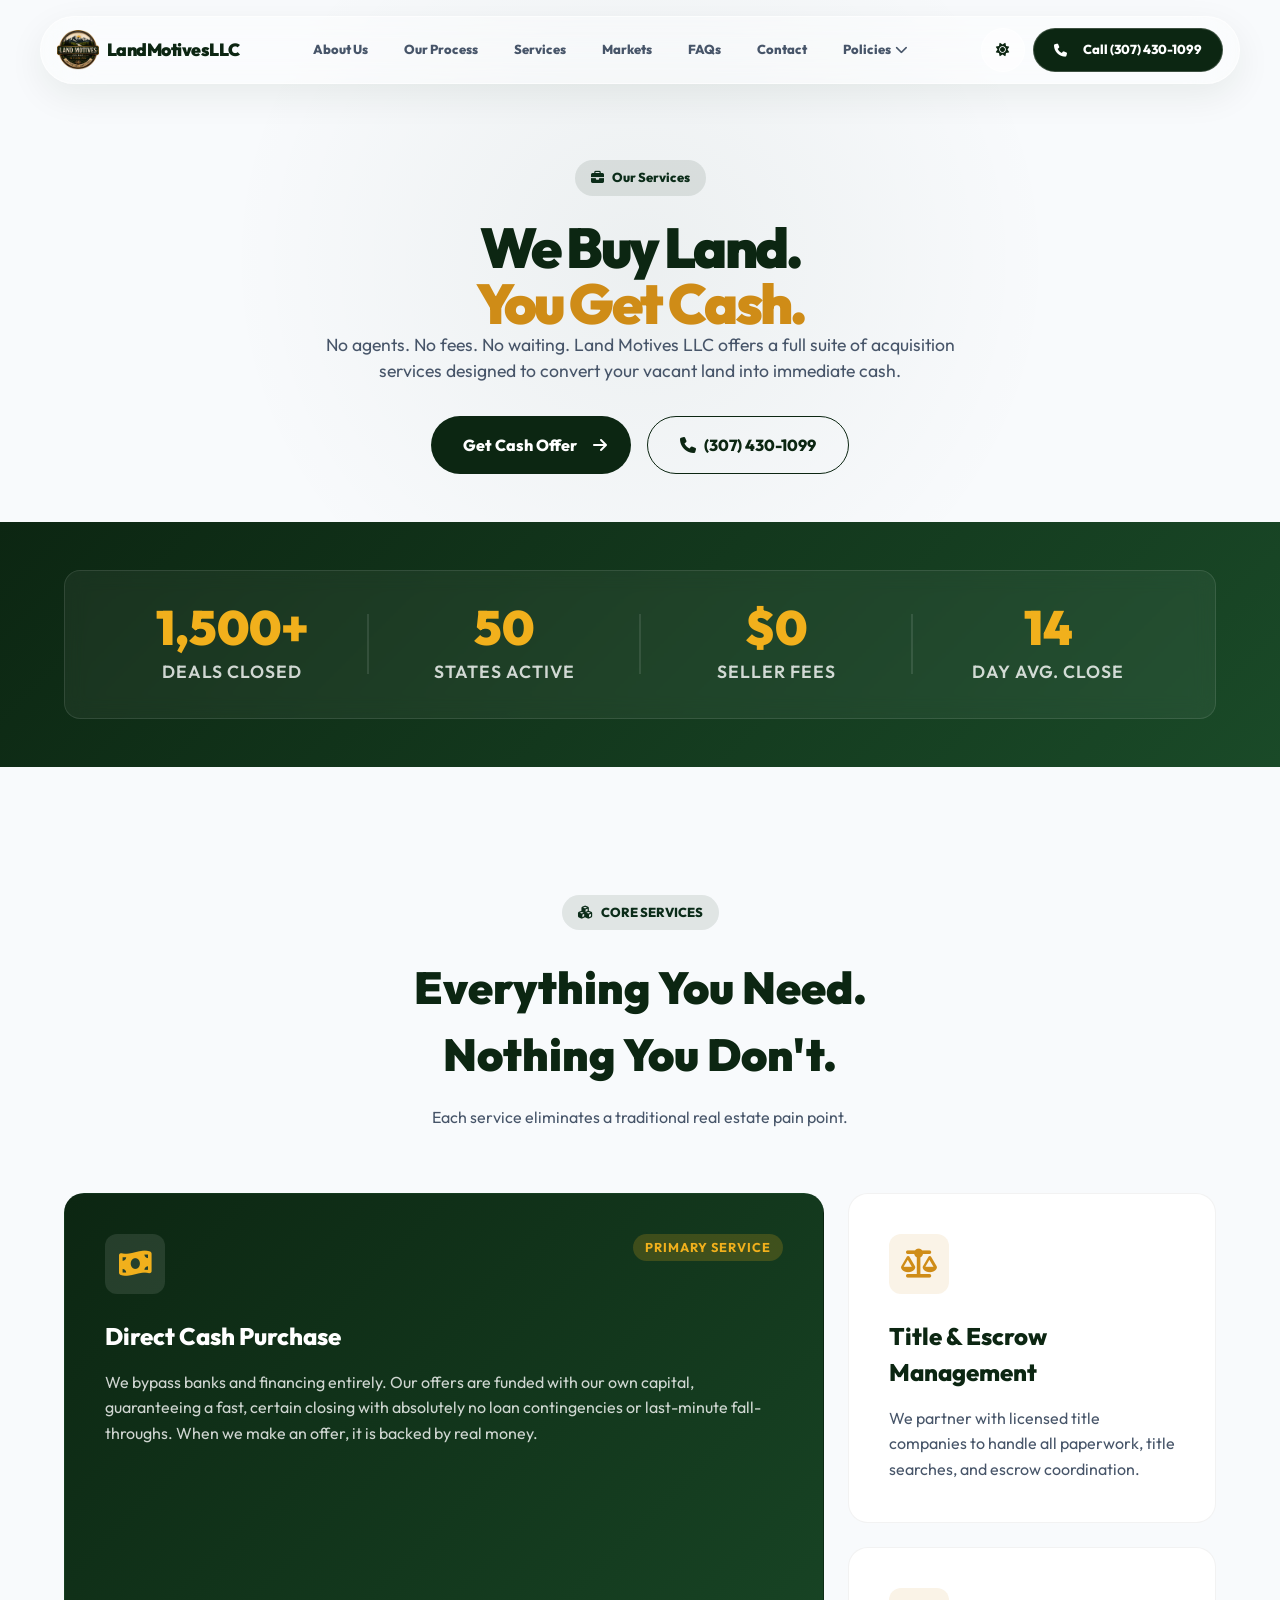
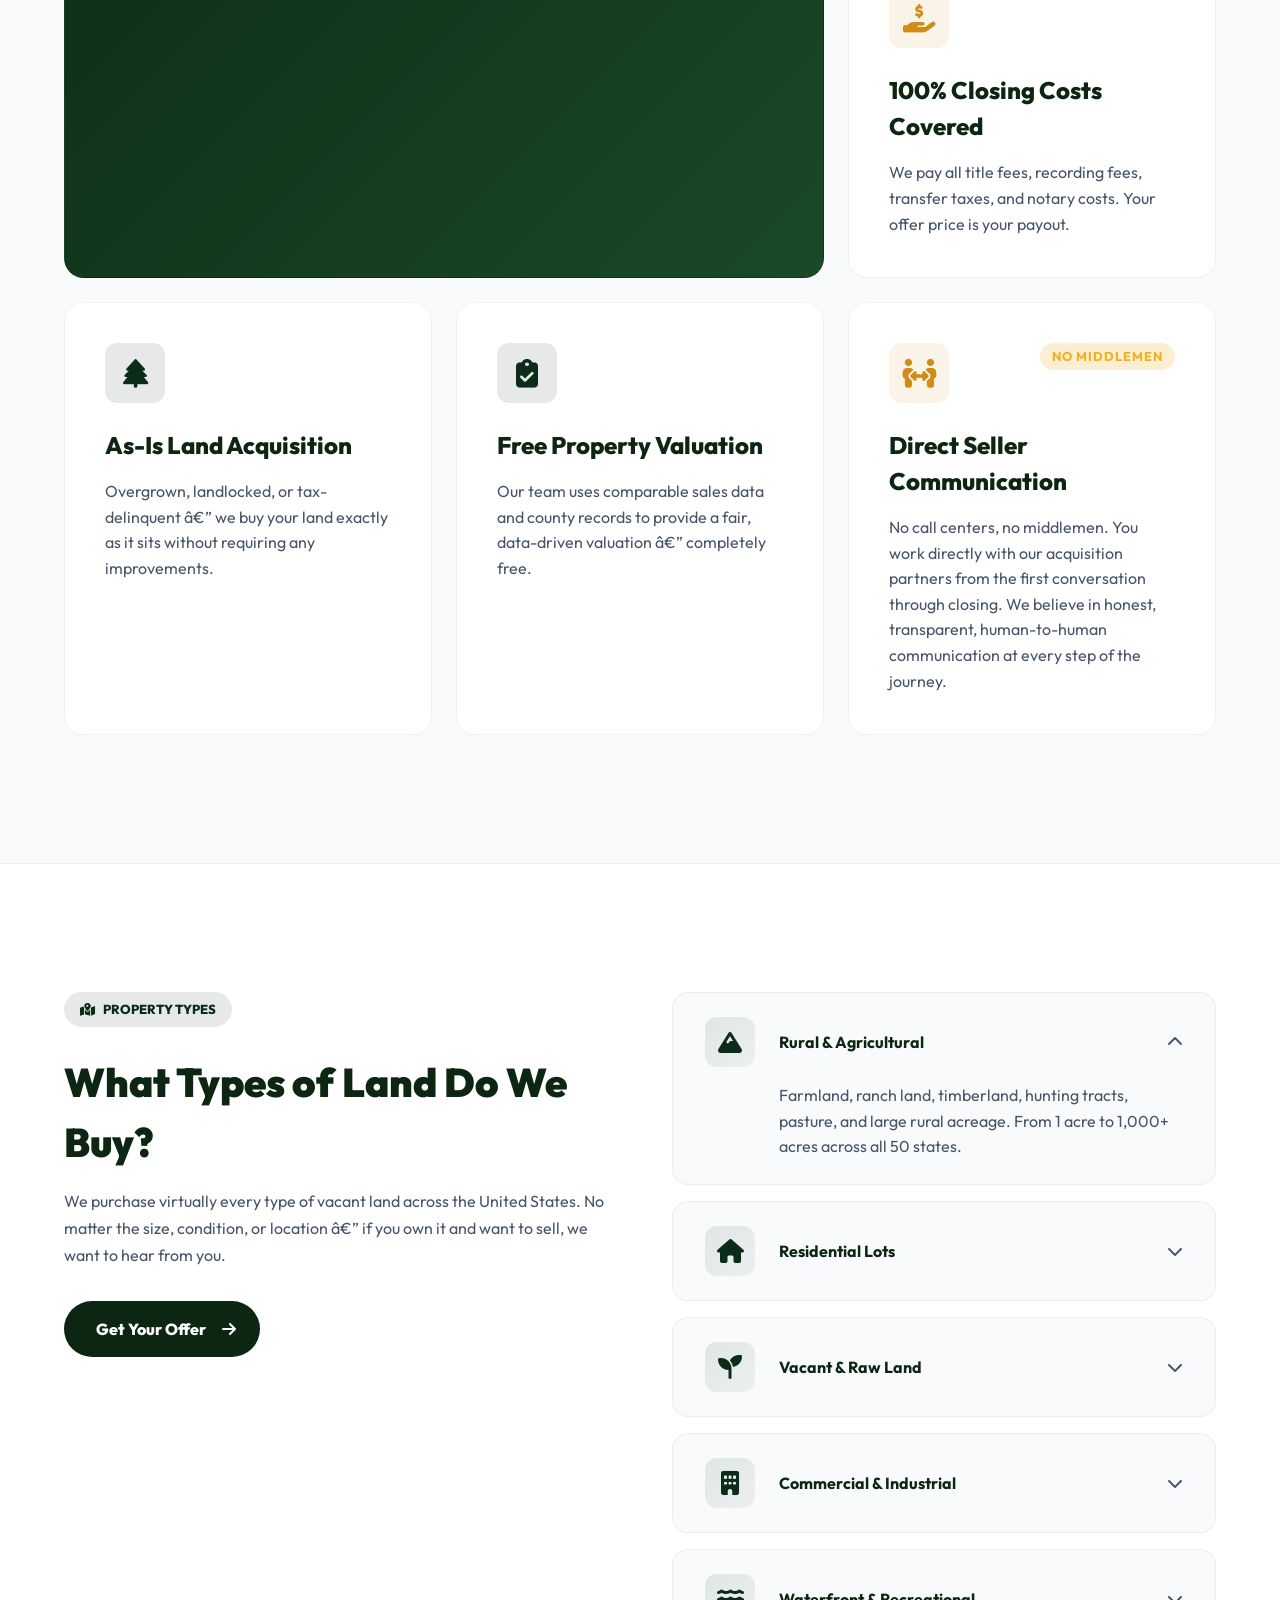
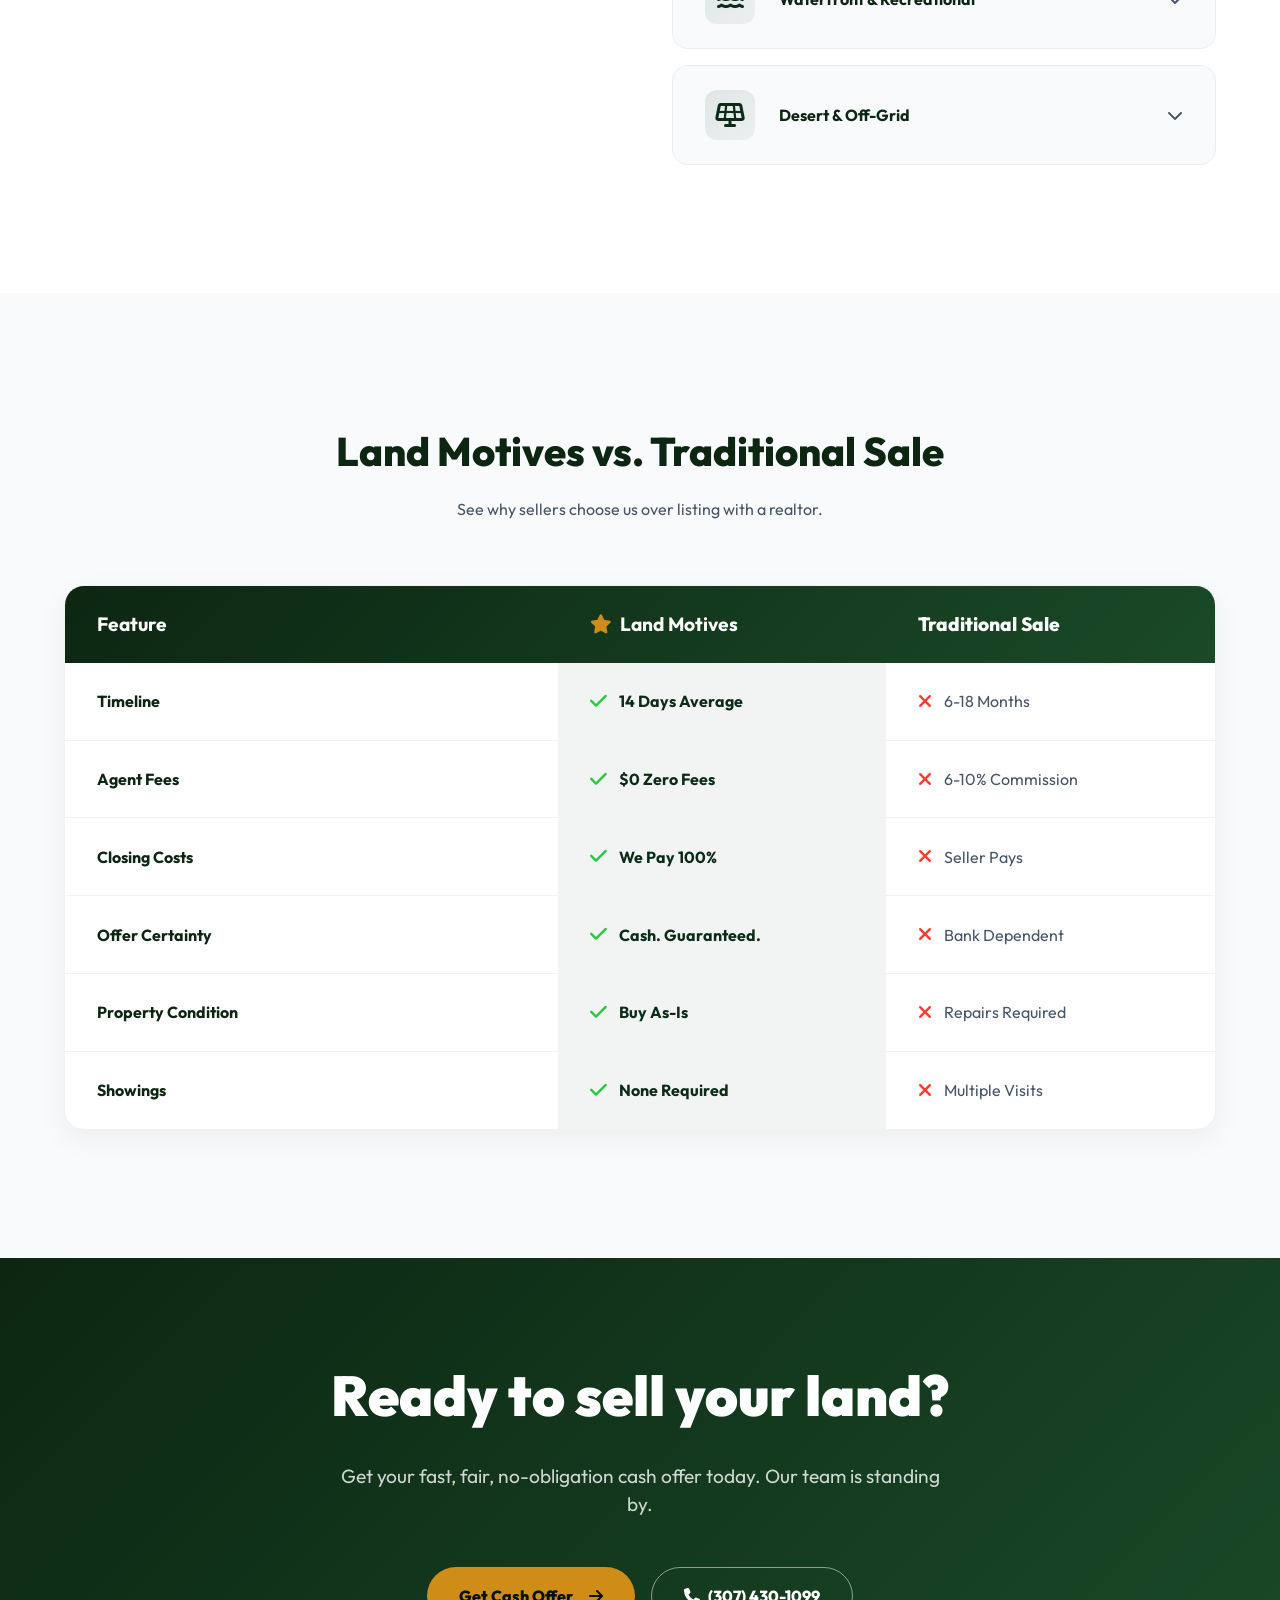
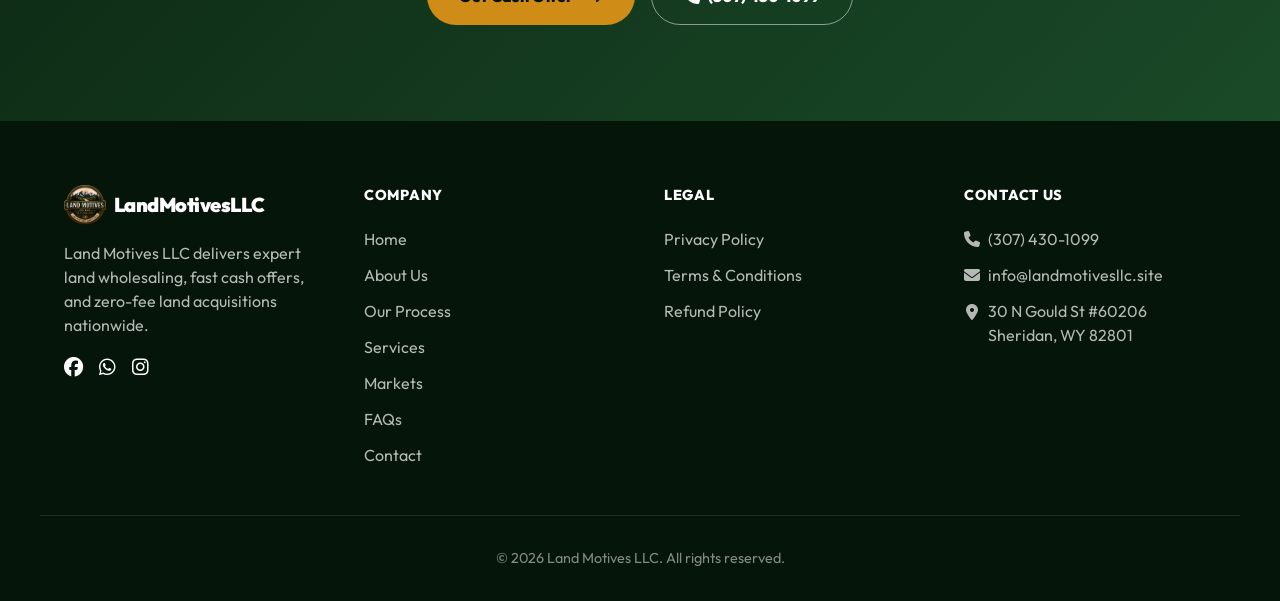
<file: services.html>
<!DOCTYPE html>
<html lang="en" class="scroll-smooth">
<head>
<meta charset="utf-8" />
<meta name="viewport" content="width=device-width, initial-scale=1" />
<title>Services | Land Motives LLC</title>
<meta name="description" content="Explore our land wholesaling services. Land Motives LLC buys vacant land fast with no fees." />
<meta name="robots" content="index, follow" />
<link rel="canonical" href="https://landmotivesllc.site/services.html" />

<meta property="og:title" content="Services | Land Motives LLC" />
<meta property="og:description" content="Explore our land wholesaling services." />
<meta property="og:url" content="https://landmotivesllc.site/services.html" />
<meta property="og:site_name" content="Land Motives LLC" />

<link rel="shortcut icon" href="assets/images/favicon.png" />
<link rel="icon" href="assets/images/favicon.png" />

<link rel="preconnect" href="https://fonts.googleapis.com">
<link rel="preconnect" href="https://fonts.gstatic.com" crossorigin>
<link href="https://fonts.googleapis.com/css2?family=Manrope:wght@400;500;600;700;800;900&family=Outfit:wght@400;500;600;700;800;900&display=swap" rel="stylesheet">
<link rel="stylesheet" href="https://cdnjs.cloudflare.com/ajax/libs/font-awesome/6.5.1/css/all.min.css">
<link rel="stylesheet" href="assets/css/style.css">

<script>
(function () {
try {
var savedTheme = localStorage.getItem("theme");
var prefersDark = window.matchMedia("(prefers-color-scheme: dark)").matches;
var theme = savedTheme || (prefersDark ? "dark" : "light");
document.documentElement.classList.toggle("dark", theme === "dark");
} catch (error) {}
})();
</script>
</head>
<body>

<header class="header-nav">
<div class="nav-inner">
<a href="index.html" class="nav-logo">
<img src="assets/images/logo.png" alt="Land Motives LLC Logo">
<span class="nav-brand-text">LandMotivesLLC</span>
</a>

<nav class="nav-links">
<a href="about.html" class="nav-link">About Us</a>
<a href="process.html" class="nav-link">Our Process</a>
<a href="services.html" class="nav-link">Services</a>
<a href="markets.html" class="nav-link">Markets</a>
<a href="faqs.html" class="nav-link">FAQs</a>
<a href="contact.html" class="nav-link">Contact</a>

<div class="nav-dropdown">
<a href="#" class="nav-link" style="cursor: default;">Policies <i class="fa-solid fa-chevron-down" style="font-size: 0.8rem;"></i></a>
<div class="dropdown-menu">
<a href="privacy-policy.html">Privacy Policy</a>
<a href="refund-policy.html">Refund Policy</a>
<a href="terms-conditions.html">Terms & Conditions</a>
</div>
</div>
</nav>

<div class="nav-actions">
<button class="theme-btn" aria-label="Toggle theme">
<i class="fa-solid fa-moon"></i>
</button>
<a href="tel:3074301099" class="btn-book"><i class="fa-solid fa-phone" style="margin-right: 0.5rem;"></i> Call (307) 430-1099</a>
<button class="mobile-menu-btn" aria-label="Toggle mobile menu">
<div class="hamburger-lines">
<span class="line line1"></span>
<span class="line line2"></span>
<span class="line line3"></span>
</div>
</button>
</div>
</div>
<!-- Mobile Menu Overlay -->
<div class="mobile-menu-overlay">
<div class="mobile-nav-links">
<a href="index.html">Home</a>
<a href="about.html">About Us</a>
<a href="process.html">Our Process</a>
<a href="services.html">Services</a>
<a href="markets.html">Markets</a>
<a href="faqs.html">FAQs</a>
<a href="contact.html">Contact</a>
</div>

<div class="mobile-policies-heading">Policies</div>
<div class="mobile-nav-links">
<a href="privacy-policy.html">Privacy Policy</a>
<a href="refund-policy.html">Refund Policy</a>
<a href="terms-conditions.html">Terms & Conditions</a>
</div>

<div class="mobile-call-btn-wrapper">
<a href="tel:3074301099" class="btn-primary" style="width: 100%; justify-content: center; background: var(--brand-blue); color: #051208;"><i class="fa-solid fa-phone" style="margin-right: 0.5rem;"></i> Call Us Now</a>
</div>
</div>
</header>



<main>
<!-- Hero Section - Clean Text Only, No Dashboard -->
<section class="hero" style="background: radial-gradient(circle at center, rgba(11, 44, 25,0.05) 0%, transparent 60%); padding-bottom: 3rem;">
<div class="container-premium">
<div class="badge-primary animate-up">
<i class="fa-solid fa-briefcase"></i> Our Services
</div>
<h1 class="hero-brand-title animate-up" style="font-size: 3.5rem;">
We Buy Land.<br><span style="color: var(--brand-blue);">You Get Cash.</span>
</h1>
<p class="hero-desc animate-up">
No agents. No fees. No waiting. Land Motives LLC offers a full suite of acquisition services designed to convert your vacant land into immediate cash.
</p>
<div class="hero-actions animate-up" style="margin-bottom: 0;">
<a href="contact.html" class="btn-primary" style="padding-right: 1.5rem;">Get Cash Offer <i class="fa-solid fa-arrow-right" style="margin-left: 0.5rem;"></i></a>
<a href="tel:3074301099" class="btn-secondary"><i class="fa-solid fa-phone"></i> (307) 430-1099</a>
</div>
</div>
</section>

<!-- Animated Stats Counter Bar -->
<section style="padding: 3rem 0; background: linear-gradient(135deg, #0C2612, #1a4a28);">
<div class="container-premium">
<div class="svc-stats-bar">
<div class="svc-stat-item animate-up">
<div class="svc-stat-num">1,500+</div>
<div class="svc-stat-label">Deals Closed</div>
</div>
<div class="svc-stat-divider"></div>
<div class="svc-stat-item animate-up">
<div class="svc-stat-num">50</div>
<div class="svc-stat-label">States Active</div>
</div>
<div class="svc-stat-divider"></div>
<div class="svc-stat-item animate-up">
<div class="svc-stat-num">$0</div>
<div class="svc-stat-label">Seller Fees</div>
</div>
<div class="svc-stat-divider"></div>
<div class="svc-stat-item animate-up">
<div class="svc-stat-num">14</div>
<div class="svc-stat-label">Day Avg. Close</div>
</div>
</div>
</div>
</section>

<!-- Bento Grid Services -->
<section style="padding: 8rem 2rem; background: var(--bg-main);">
<div class="container-premium">
<div class="text-center animate-up" style="margin-bottom: 4rem;">
<div class="badge-primary" style="display: inline-flex;">
<i class="fa-solid fa-cubes"></i> CORE SERVICES
</div>
<h2 style="font-size: 2.8rem; font-weight: 900;">Everything You Need.<br>Nothing You Don't.</h2>
<p style="color: var(--text-muted); margin-top: 1rem; max-width: 600px; margin-left: auto; margin-right: auto;">Each service eliminates a traditional real estate pain point.</p>
</div>

<div class="bento-grid">
<!-- Large Featured Card -->
<div class="bento-card bento-featured animate-up">
<div class="bento-icon-wrap"><i class="fa-solid fa-money-bill-wave"></i></div>
<h3>Direct Cash Purchase</h3>
<p>We bypass banks and financing entirely. Our offers are funded with our own capital, guaranteeing a fast, certain closing with absolutely no loan contingencies or last-minute fall-throughs. When we make an offer, it is backed by real money.</p>
<div class="bento-tag">PRIMARY SERVICE</div>
</div>
<!-- Standard Cards -->
<div class="bento-card animate-up">
<div class="bento-icon-wrap bento-icon-gold"><i class="fa-solid fa-scale-balanced"></i></div>
<h3>Title & Escrow Management</h3>
<p>We partner with licensed title companies to handle all paperwork, title searches, and escrow coordination.</p>
</div>
<div class="bento-card animate-up">
<div class="bento-icon-wrap bento-icon-gold"><i class="fa-solid fa-hand-holding-dollar"></i></div>
<h3>100% Closing Costs Covered</h3>
<p>We pay all title fees, recording fees, transfer taxes, and notary costs. Your offer price is your payout.</p>
</div>
<div class="bento-card animate-up">
<div class="bento-icon-wrap"><i class="fa-solid fa-tree"></i></div>
<h3>As-Is Land Acquisition</h3>
<p>Overgrown, landlocked, or tax-delinquent â€” we buy your land exactly as it sits without requiring any improvements.</p>
</div>
<div class="bento-card animate-up">
<div class="bento-icon-wrap"><i class="fa-solid fa-clipboard-check"></i></div>
<h3>Free Property Valuation</h3>
<p>Our team uses comparable sales data and county records to provide a fair, data-driven valuation â€” completely free.</p>
</div>
<!-- Last Card -->
<div class="bento-card animate-up">
<div class="bento-icon-wrap bento-icon-gold"><i class="fa-solid fa-people-arrows"></i></div>
<h3>Direct Seller Communication</h3>
<p>No call centers, no middlemen. You work directly with our acquisition partners from the first conversation through closing. We believe in honest, transparent, human-to-human communication at every step of the journey.</p>
<div class="bento-tag">NO MIDDLEMEN</div>
</div>
</div>
</div>
</section>

<!-- Property Types - Accordion Style -->
<section style="padding: 8rem 2rem; background: var(--card-bg); border-top: 1px solid var(--card-border);">
<div class="container-premium">
<div style="display: grid; grid-template-columns: 1fr 1fr; gap: 4rem; align-items: start;">
<div class="animate-up" style="position: sticky; top: 8rem;">
<div class="badge-primary" style="display: inline-flex;">
<i class="fa-solid fa-map-location-dot"></i> PROPERTY TYPES
</div>
<h2 style="font-size: 2.5rem; font-weight: 900; margin-bottom: 1rem;">What Types of Land Do We Buy?</h2>
<p style="color: var(--text-muted); line-height: 1.7; margin-bottom: 2rem;">We purchase virtually every type of vacant land across the United States. No matter the size, condition, or location â€” if you own it and want to sell, we want to hear from you.</p>
<a href="contact.html" class="btn-primary" style="padding-right: 1.5rem;">Get Your Offer <i class="fa-solid fa-arrow-right" style="margin-left: 0.5rem;"></i></a>
</div>

<div class="svc-accordion-list">
<div class="svc-accordion-item active animate-up">
<div class="svc-acc-header">
<div class="svc-acc-icon"><i class="fa-solid fa-mountain"></i></div>
<h4>Rural & Agricultural</h4>
<i class="fa-solid fa-chevron-down acc-arrow"></i>
</div>
<div class="svc-acc-body">
<p>Farmland, ranch land, timberland, hunting tracts, pasture, and large rural acreage. From 1 acre to 1,000+ acres across all 50 states.</p>
</div>
</div>

<div class="svc-accordion-item animate-up">
<div class="svc-acc-header">
<div class="svc-acc-icon"><i class="fa-solid fa-house"></i></div>
<h4>Residential Lots</h4>
<i class="fa-solid fa-chevron-down acc-arrow"></i>
</div>
<div class="svc-acc-body">
<p>Infill lots, subdivision parcels, and buildable residential lots in urban, suburban, and rural residential zones.</p>
</div>
</div>

<div class="svc-accordion-item animate-up">
<div class="svc-acc-header">
<div class="svc-acc-icon"><i class="fa-solid fa-seedling"></i></div>
<h4>Vacant & Raw Land</h4>
<i class="fa-solid fa-chevron-down acc-arrow"></i>
</div>
<div class="svc-acc-body">
<p>Completely undeveloped, overgrown, landlocked, or otherwise "unwanted" parcels that have been sitting idle for years.</p>
</div>
</div>

<div class="svc-accordion-item animate-up">
<div class="svc-acc-header">
<div class="svc-acc-icon"><i class="fa-solid fa-building"></i></div>
<h4>Commercial & Industrial</h4>
<i class="fa-solid fa-chevron-down acc-arrow"></i>
</div>
<div class="svc-acc-body">
<p>Commercially zoned lots, light industrial parcels, and mixed-use development land across the country.</p>
</div>
</div>

<div class="svc-accordion-item animate-up">
<div class="svc-acc-header">
<div class="svc-acc-icon"><i class="fa-solid fa-water"></i></div>
<h4>Waterfront & Recreational</h4>
<i class="fa-solid fa-chevron-down acc-arrow"></i>
</div>
<div class="svc-acc-body">
<p>Lakefront, riverfront, and recreational land â€” whether it's accessible or remote, we make fair offers on all waterfront parcels.</p>
</div>
</div>

<div class="svc-accordion-item animate-up">
<div class="svc-acc-header">
<div class="svc-acc-icon"><i class="fa-solid fa-solar-panel"></i></div>
<h4>Desert & Off-Grid</h4>
<i class="fa-solid fa-chevron-down acc-arrow"></i>
</div>
<div class="svc-acc-body">
<p>Desert lots, off-grid parcels in Arizona, Nevada, New Mexico, and beyond. We buy land that most buyers won't even consider.</p>
</div>
</div>
</div>
</div>
</div>
</section>

<!-- How We're Different - Horizontal Comparison -->
<section style="padding: 8rem 2rem; background: var(--bg-main);">
<div class="container-premium">
<div class="text-center animate-up" style="margin-bottom: 4rem;">
<h2 style="font-size: 2.5rem; font-weight: 800;">Land Motives vs. Traditional Sale</h2>
<p style="color: var(--text-muted); margin-top: 1rem;">See why sellers choose us over listing with a realtor.</p>
</div>

<div class="comparison-table animate-up">
<div class="comp-header">
<div class="comp-feature">Feature</div>
<div class="comp-us"><i class="fa-solid fa-star" style="color: var(--brand-blue); margin-right: 0.5rem;"></i> Land Motives</div>
<div class="comp-them">Traditional Sale</div>
</div>
<div class="comp-row">
<div class="comp-feature">Timeline</div>
<div class="comp-us"><span class="comp-check"><i class="fa-solid fa-check"></i></span> 14 Days Average</div>
<div class="comp-them"><span class="comp-x"><i class="fa-solid fa-xmark"></i></span> 6-18 Months</div>
</div>
<div class="comp-row">
<div class="comp-feature">Agent Fees</div>
<div class="comp-us"><span class="comp-check"><i class="fa-solid fa-check"></i></span> $0 Zero Fees</div>
<div class="comp-them"><span class="comp-x"><i class="fa-solid fa-xmark"></i></span> 6-10% Commission</div>
</div>
<div class="comp-row">
<div class="comp-feature">Closing Costs</div>
<div class="comp-us"><span class="comp-check"><i class="fa-solid fa-check"></i></span> We Pay 100%</div>
<div class="comp-them"><span class="comp-x"><i class="fa-solid fa-xmark"></i></span> Seller Pays</div>
</div>
<div class="comp-row">
<div class="comp-feature">Offer Certainty</div>
<div class="comp-us"><span class="comp-check"><i class="fa-solid fa-check"></i></span> Cash. Guaranteed.</div>
<div class="comp-them"><span class="comp-x"><i class="fa-solid fa-xmark"></i></span> Bank Dependent</div>
</div>
<div class="comp-row">
<div class="comp-feature">Property Condition</div>
<div class="comp-us"><span class="comp-check"><i class="fa-solid fa-check"></i></span> Buy As-Is</div>
<div class="comp-them"><span class="comp-x"><i class="fa-solid fa-xmark"></i></span> Repairs Required</div>
</div>
<div class="comp-row">
<div class="comp-feature">Showings</div>
<div class="comp-us"><span class="comp-check"><i class="fa-solid fa-check"></i></span> None Required</div>
<div class="comp-them"><span class="comp-x"><i class="fa-solid fa-xmark"></i></span> Multiple Visits</div>
</div>
</div>
</div>
</section>

<!-- CTA Section -->
<section style="padding: 6rem 2rem; background: linear-gradient(135deg, #0C2612, #1a4a28); color: white; text-align: center;">
<div class="container-premium animate-up">
<h2 style="font-size: 3.5rem; font-weight: 900; margin-bottom: 1.5rem; color: white;">Ready to sell your land?</h2>
<p style="font-size: 1.2rem; color: rgba(255,255,255,0.8); max-width: 600px; margin: 0 auto 3rem;">Get your fast, fair, no-obligation cash offer today. Our team is standing by.</p>
<div style="display: flex; justify-content: center; gap: 1rem; flex-wrap: wrap;">
<a href="contact.html" class="btn-primary" style="background: var(--brand-blue); color: #051208;">Get Cash Offer <i class="fa-solid fa-arrow-right" style="margin-left: 0.5rem;"></i></a>
<a href="tel:3074301099" class="btn-secondary" style="border-color: rgba(255,255,255,0.5); color: white;"><i class="fa-solid fa-phone"></i> (307) 430-1099</a>
</div>
</div>
</section>

</main>

<!-- Footer -->
<footer style="margin-top: 0;">
<div class="container-premium footer-grid" style="display: grid; grid-template-columns: repeat(auto-fit, minmax(200px, 1fr)); gap: 3rem;">
<!-- Logo & About -->
<div>
<div style="display: flex; align-items: center; gap: 0.5rem; margin-bottom: 1rem;">
<img src="assets/images/logo.png" alt="Land Motives Logo" style="height: 40px;">
<span style="font-weight: 900; font-size: 1.25rem; color: white; letter-spacing: -0.5px;">LandMotivesLLC</span>
</div>
<p style="margin-bottom: 1rem; color: rgba(255,255,255,0.7);">Land Motives LLC delivers expert land wholesaling, fast cash offers, and zero-fee land acquisitions nationwide.</p>
<div style="display: flex; gap: 1rem; margin-top: 1rem;">
<a href="https://www.facebook.com/share/18nmbTeqps/?mibextid=wwXIfr" target="_blank" aria-label="Facebook" style="color: white; font-size: 1.2rem; transition: 0.3s;" onmouseover="this.style.color='#CF8C17'" onmouseout="this.style.color='white'"><i class="fa-brands fa-facebook"></i></a>
<a href="https://wa.me/17373076462" target="_blank" aria-label="WhatsApp" style="color: white; font-size: 1.2rem; transition: 0.3s;" onmouseover="this.style.color='#CF8C17'" onmouseout="this.style.color='white'"><i class="fa-brands fa-whatsapp"></i></a>
<a href="https://www.instagram.com/landmotives/" target="_blank" aria-label="Instagram" style="color: white; font-size: 1.2rem; transition: 0.3s;" onmouseover="this.style.color='#CF8C17'" onmouseout="this.style.color='white'"><i class="fa-brands fa-instagram"></i></a>
</div>
</div>

<!-- Pages -->
<div style="display: flex; flex-direction: column; gap: 0.75rem;">
<h4 style="color: white; font-weight: 800; margin-bottom: 0.5rem; text-transform: uppercase; font-size: 0.9rem; letter-spacing: 0.05em;">Company</h4>
<a href="index.html" style="color: rgba(255,255,255,0.7); transition: 0.2s; text-decoration: none;" onmouseover="this.style.color='#CF8C17'" onmouseout="this.style.color='rgba(255,255,255,0.7)'">Home</a>
<a href="about.html" style="color: rgba(255,255,255,0.7); transition: 0.2s; text-decoration: none;" onmouseover="this.style.color='#CF8C17'" onmouseout="this.style.color='rgba(255,255,255,0.7)'">About Us</a>
<a href="process.html" style="color: rgba(255,255,255,0.7); transition: 0.2s; text-decoration: none;" onmouseover="this.style.color='#CF8C17'" onmouseout="this.style.color='rgba(255,255,255,0.7)'">Our Process</a>
<a href="services.html" style="color: rgba(255,255,255,0.7); transition: 0.2s; text-decoration: none;" onmouseover="this.style.color='#CF8C17'" onmouseout="this.style.color='rgba(255,255,255,0.7)'">Services</a>
<a href="markets.html" style="color: rgba(255,255,255,0.7); transition: 0.2s; text-decoration: none;" onmouseover="this.style.color='#CF8C17'" onmouseout="this.style.color='rgba(255,255,255,0.7)'">Markets</a>
<a href="faqs.html" style="color: rgba(255,255,255,0.7); transition: 0.2s; text-decoration: none;" onmouseover="this.style.color='#CF8C17'" onmouseout="this.style.color='rgba(255,255,255,0.7)'">FAQs</a>
<a href="contact.html" style="color: rgba(255,255,255,0.7); transition: 0.2s; text-decoration: none;" onmouseover="this.style.color='#CF8C17'" onmouseout="this.style.color='rgba(255,255,255,0.7)'">Contact</a>
</div>

<!-- Legal -->
<div style="display: flex; flex-direction: column; gap: 0.75rem;">
<h4 style="color: white; font-weight: 800; margin-bottom: 0.5rem; text-transform: uppercase; font-size: 0.9rem; letter-spacing: 0.05em;">Legal</h4>
<a href="privacy-policy.html" style="color: rgba(255,255,255,0.7); transition: 0.2s; text-decoration: none;" onmouseover="this.style.color='#CF8C17'" onmouseout="this.style.color='rgba(255,255,255,0.7)'">Privacy Policy</a>
<a href="terms-conditions.html" style="color: rgba(255,255,255,0.7); transition: 0.2s; text-decoration: none;" onmouseover="this.style.color='#CF8C17'" onmouseout="this.style.color='rgba(255,255,255,0.7)'">Terms & Conditions</a>
<a href="refund-policy.html" style="color: rgba(255,255,255,0.7); transition: 0.2s; text-decoration: none;" onmouseover="this.style.color='#CF8C17'" onmouseout="this.style.color='rgba(255,255,255,0.7)'">Refund Policy</a>
</div>

<!-- Contact -->
<div style="display: flex; flex-direction: column; gap: 0.75rem;">
<h4 style="color: white; font-weight: 800; margin-bottom: 0.5rem; text-transform: uppercase; font-size: 0.9rem; letter-spacing: 0.05em;">Contact Us</h4>
<a href="tel:3074301099" style="color: rgba(255,255,255,0.7); transition: 0.2s; text-decoration: none; display: flex; align-items: center; gap: 0.5rem;" onmouseover="this.style.color='#CF8C17'" onmouseout="this.style.color='rgba(255,255,255,0.7)'"><i class="fa-solid fa-phone" style="width: 16px; text-align: center;"></i> (307) 430-1099</a>
<a href="mailto:info@landmotivesllc.site" style="color: rgba(255,255,255,0.7); transition: 0.2s; text-decoration: none; display: flex; align-items: center; gap: 0.5rem;" onmouseover="this.style.color='#CF8C17'" onmouseout="this.style.color='rgba(255,255,255,0.7)'"><i class="fa-solid fa-envelope" style="width: 16px; text-align: center;"></i> info@landmotivesllc.site</a>
<div style="color: rgba(255,255,255,0.7); display: flex; align-items: flex-start; gap: 0.5rem;">
<i class="fa-solid fa-location-dot" style="width: 16px; text-align: center; margin-top: 5px;"></i> 
<span>30 N Gould St #60206<br>Sheridan, WY 82801</span>
</div>
</div>
</div>
<div class="container-premium" style="margin-top: 3rem; padding-top: 2rem; border-top: 1px solid rgba(255,255,255,0.1); text-align: center; font-size: 0.9rem; color: rgba(255,255,255,0.5);">
&copy; 2026 Land Motives LLC. All rights reserved.
</div>
</footer>




<script src="assets/js/script.js"></script>
</body>
</html>
</file>
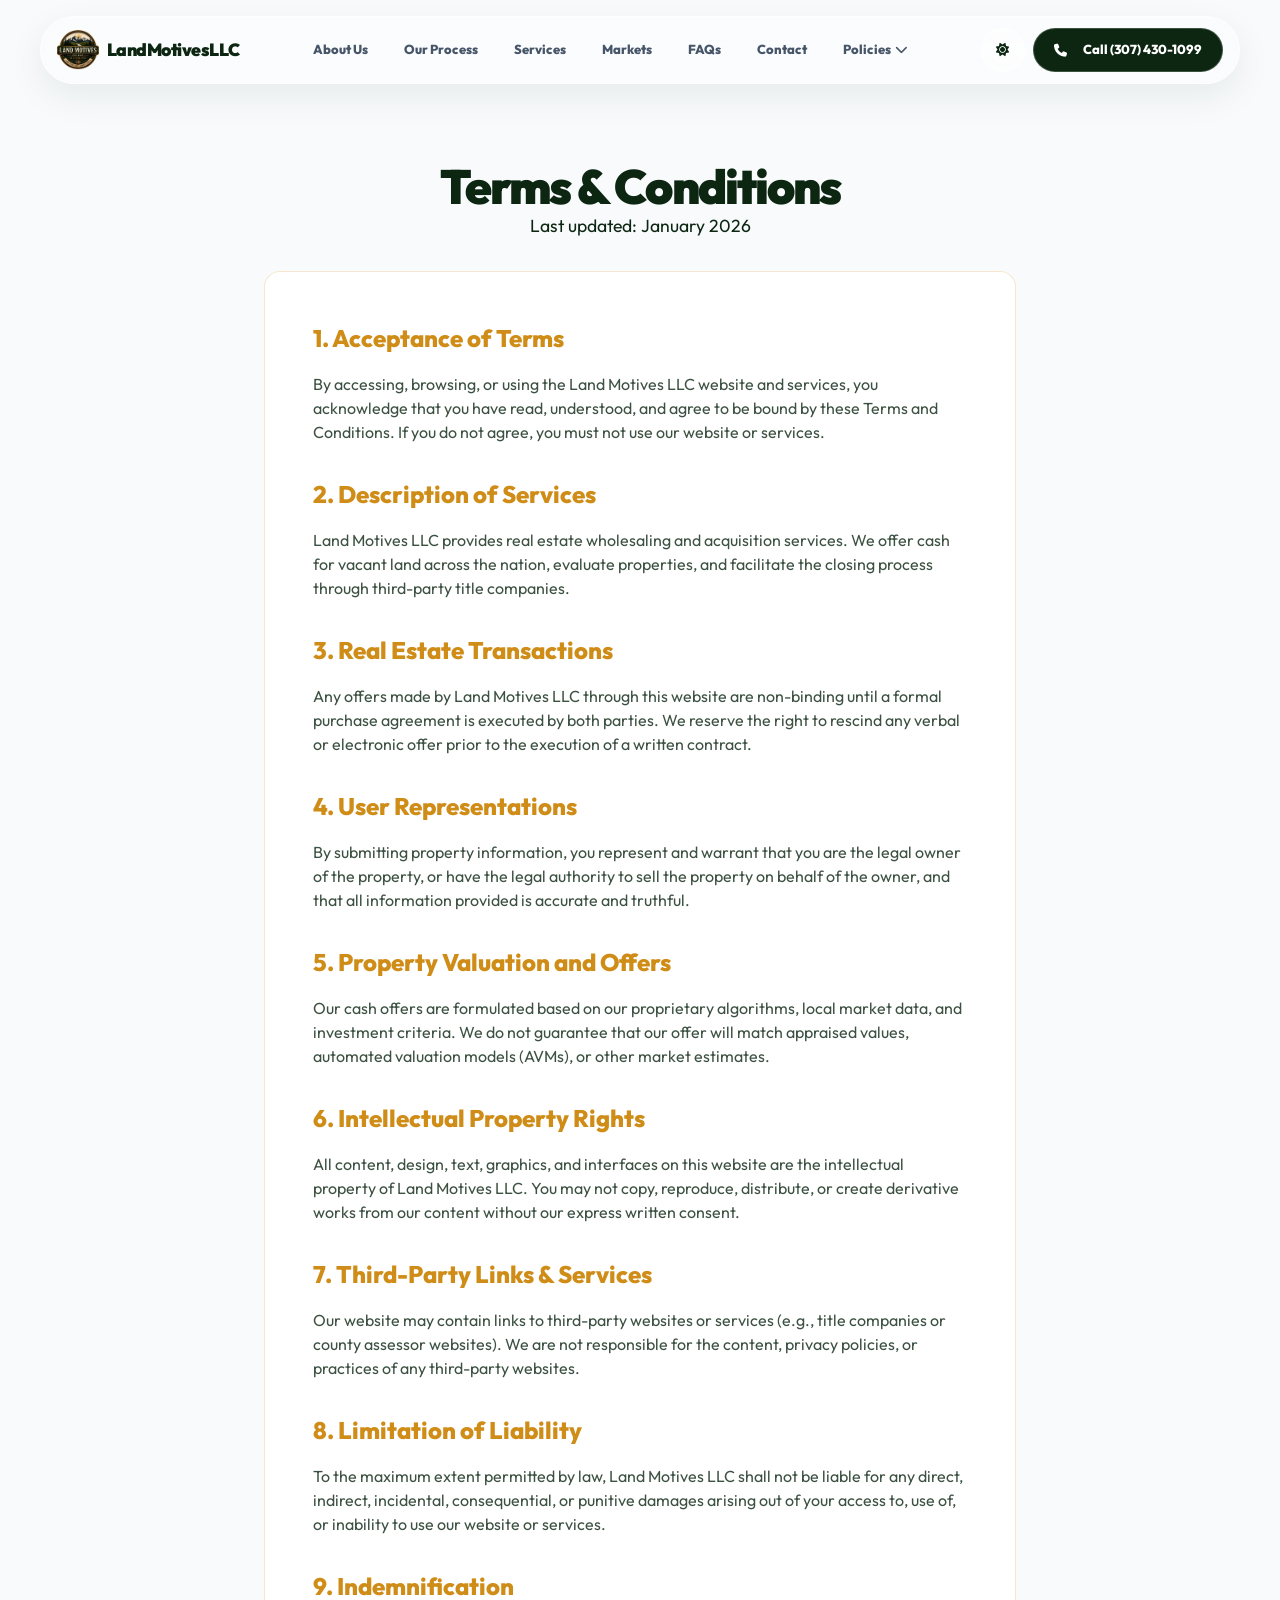
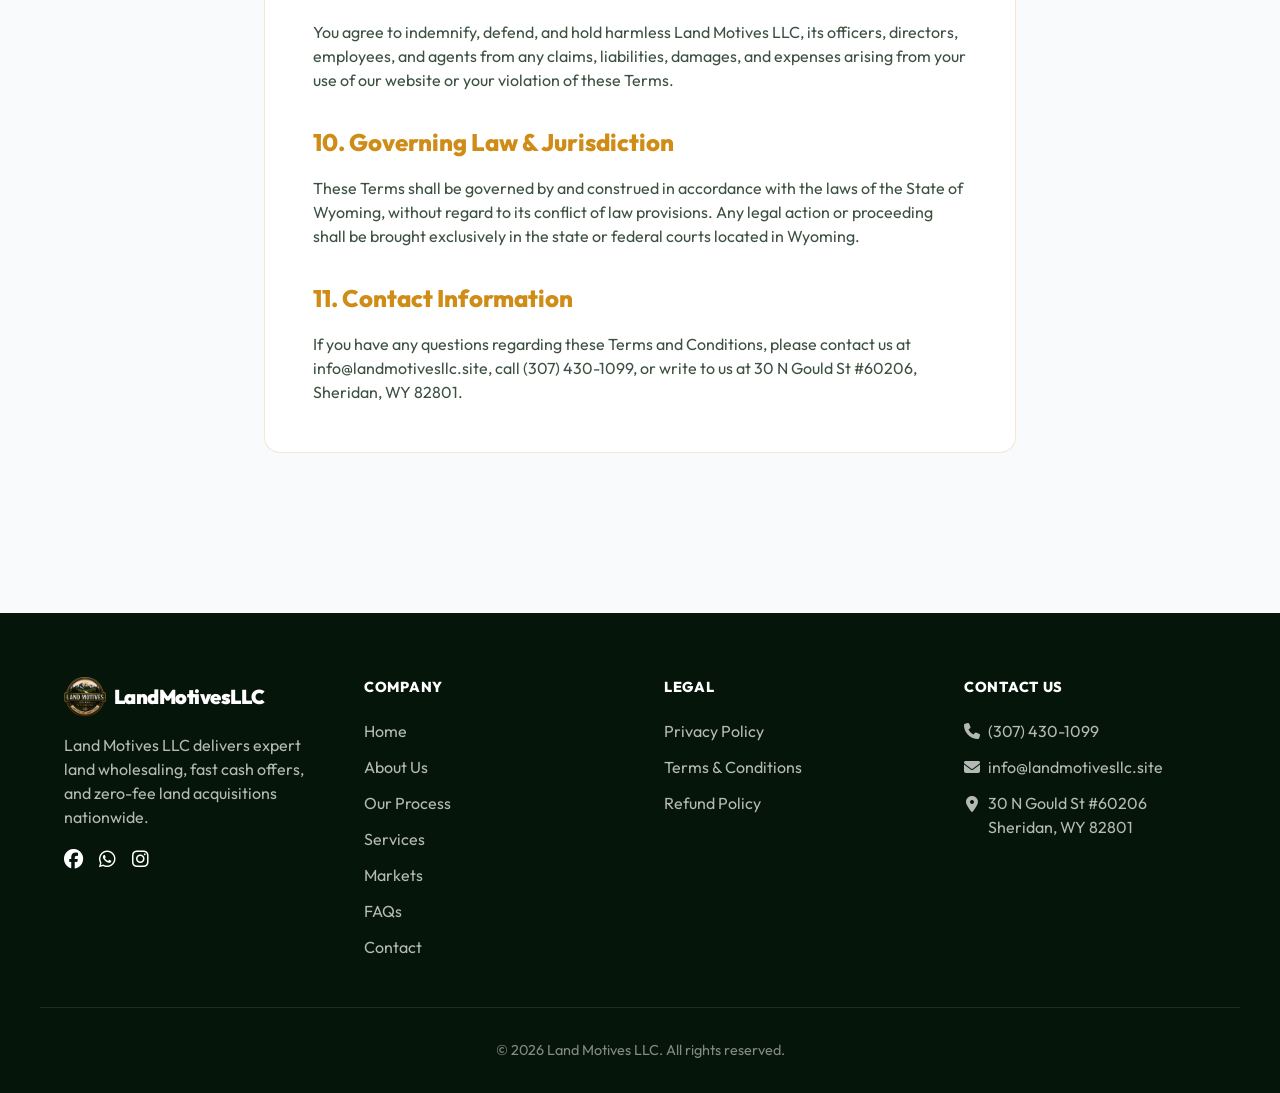
<file: terms-conditions.html>
<!DOCTYPE html>
<html lang="en" class="scroll-smooth">
<head>
<meta charset="utf-8" />
<meta name="viewport" content="width=device-width, initial-scale=1" />
<title>Terms & Conditions | Land Motives LLC</title>
<meta name="robots" content="noindex, follow" />
<link rel="canonical" href="https://landmotivesllc.site/terms-conditions.html" />

<link rel="shortcut icon" href="assets/images/favicon.png" />
<link rel="icon" href="assets/images/favicon.png" />

<link rel="preconnect" href="https://fonts.googleapis.com">
<link rel="preconnect" href="https://fonts.gstatic.com" crossorigin>
<link href="https://fonts.googleapis.com/css2?family=Manrope:wght@400;500;600;700;800;900&family=Outfit:wght@400;500;600;700;800;900&display=swap" rel="stylesheet">
<link rel="stylesheet" href="https://cdnjs.cloudflare.com/ajax/libs/font-awesome/6.5.1/css/all.min.css">
<link rel="stylesheet" href="assets/css/style.css">

<script>
(function () {
try {
var savedTheme = localStorage.getItem("theme");
var prefersDark = window.matchMedia("(prefers-color-scheme: dark)").matches;
var theme = savedTheme || (prefersDark ? "dark" : "light");
document.documentElement.classList.toggle("dark", theme === "dark");
} catch (error) {}
})();
</script>
</head>
<body>

<header class="header-nav">
<div class="nav-inner">
<a href="index.html" class="nav-logo">
<img src="assets/images/logo.png" alt="Land Motives LLC Logo">
<span class="nav-brand-text">LandMotivesLLC</span>
</a>

<nav class="nav-links">
<a href="about.html" class="nav-link">About Us</a>
<a href="process.html" class="nav-link">Our Process</a>
<a href="services.html" class="nav-link">Services</a>
<a href="markets.html" class="nav-link">Markets</a>
<a href="faqs.html" class="nav-link">FAQs</a>
<a href="contact.html" class="nav-link">Contact</a>

<div class="nav-dropdown">
<a href="#" class="nav-link" style="cursor: default;">Policies <i class="fa-solid fa-chevron-down" style="font-size: 0.8rem;"></i></a>
<div class="dropdown-menu">
<a href="privacy-policy.html">Privacy Policy</a>
<a href="refund-policy.html">Refund Policy</a>
<a href="terms-conditions.html">Terms & Conditions</a>
</div>
</div>
</nav>

<div class="nav-actions">
<button class="theme-btn" aria-label="Toggle theme">
<i class="fa-solid fa-moon"></i>
</button>
<a href="tel:3074301099" class="btn-book"><i class="fa-solid fa-phone" style="margin-right: 0.5rem;"></i> Call (307) 430-1099</a>
<button class="mobile-menu-btn" aria-label="Toggle mobile menu">
<div class="hamburger-lines">
<span class="line line1"></span>
<span class="line line2"></span>
<span class="line line3"></span>
</div>
</button>
</div>
</div>
<!-- Mobile Menu Overlay -->
<div class="mobile-menu-overlay">
<div class="mobile-nav-links">
<a href="index.html">Home</a>
<a href="about.html">About Us</a>
<a href="process.html">Our Process</a>
<a href="services.html">Services</a>
<a href="markets.html">Markets</a>
<a href="faqs.html">FAQs</a>
<a href="contact.html">Contact</a>
</div>

<div class="mobile-policies-heading">Policies</div>
<div class="mobile-nav-links">
<a href="privacy-policy.html">Privacy Policy</a>
<a href="refund-policy.html">Refund Policy</a>
<a href="terms-conditions.html">Terms & Conditions</a>
</div>

<div class="mobile-call-btn-wrapper">
<a href="tel:3074301099" class="btn-primary" style="width: 100%; justify-content: center; background: var(--brand-blue); color: #051208;"><i class="fa-solid fa-phone" style="margin-right: 0.5rem;"></i> Call Us Now</a>
</div>
</div>
</header>

<main style="padding-top: 10rem; padding-bottom: 5rem;">
<div class="container-premium text-center">
<h1 class="hero-title animate-left" style="font-size: 3rem;">Terms & Conditions</h1>
<p class="hero-desc animate-right" style="color: var(--text-main); opacity: 0.8;">Last updated: January 2026</p>
</div>

<div class="container-premium animate-up" style="margin-top: 2rem; max-width: 800px;">
<div class="dashboard-inner" style="background: var(--card-bg); color: var(--text-main); padding: 3rem; border: 1px solid rgba(207,140,23,0.2); border-radius: 1rem;">
<h3 style="font-size: 1.5rem; font-weight: 800; margin-bottom: 1rem; color: var(--brand-blue);">1. Acceptance of Terms</h3>
<p style="color: var(--text-main); margin-bottom: 2rem; opacity: 0.8;">By accessing, browsing, or using the Land Motives LLC website and services, you acknowledge that you have read, understood, and agree to be bound by these Terms and Conditions. If you do not agree, you must not use our website or services.</p>

<h3 style="font-size: 1.5rem; font-weight: 800; margin-bottom: 1rem; color: var(--brand-blue);">2. Description of Services</h3>
<p style="color: var(--text-main); margin-bottom: 2rem; opacity: 0.8;">Land Motives LLC provides real estate wholesaling and acquisition services. We offer cash for vacant land across the nation, evaluate properties, and facilitate the closing process through third-party title companies.</p>

<h3 style="font-size: 1.5rem; font-weight: 800; margin-bottom: 1rem; color: var(--brand-blue);">3. Real Estate Transactions</h3>
<p style="color: var(--text-main); margin-bottom: 2rem; opacity: 0.8;">Any offers made by Land Motives LLC through this website are non-binding until a formal purchase agreement is executed by both parties. We reserve the right to rescind any verbal or electronic offer prior to the execution of a written contract.</p>

<h3 style="font-size: 1.5rem; font-weight: 800; margin-bottom: 1rem; color: var(--brand-blue);">4. User Representations</h3>
<p style="color: var(--text-main); margin-bottom: 2rem; opacity: 0.8;">By submitting property information, you represent and warrant that you are the legal owner of the property, or have the legal authority to sell the property on behalf of the owner, and that all information provided is accurate and truthful.</p>

<h3 style="font-size: 1.5rem; font-weight: 800; margin-bottom: 1rem; color: var(--brand-blue);">5. Property Valuation and Offers</h3>
<p style="color: var(--text-main); margin-bottom: 2rem; opacity: 0.8;">Our cash offers are formulated based on our proprietary algorithms, local market data, and investment criteria. We do not guarantee that our offer will match appraised values, automated valuation models (AVMs), or other market estimates.</p>

<h3 style="font-size: 1.5rem; font-weight: 800; margin-bottom: 1rem; color: var(--brand-blue);">6. Intellectual Property Rights</h3>
<p style="color: var(--text-main); margin-bottom: 2rem; opacity: 0.8;">All content, design, text, graphics, and interfaces on this website are the intellectual property of Land Motives LLC. You may not copy, reproduce, distribute, or create derivative works from our content without our express written consent.</p>

<h3 style="font-size: 1.5rem; font-weight: 800; margin-bottom: 1rem; color: var(--brand-blue);">7. Third-Party Links & Services</h3>
<p style="color: var(--text-main); margin-bottom: 2rem; opacity: 0.8;">Our website may contain links to third-party websites or services (e.g., title companies or county assessor websites). We are not responsible for the content, privacy policies, or practices of any third-party websites.</p>

<h3 style="font-size: 1.5rem; font-weight: 800; margin-bottom: 1rem; color: var(--brand-blue);">8. Limitation of Liability</h3>
<p style="color: var(--text-main); margin-bottom: 2rem; opacity: 0.8;">To the maximum extent permitted by law, Land Motives LLC shall not be liable for any direct, indirect, incidental, consequential, or punitive damages arising out of your access to, use of, or inability to use our website or services.</p>

<h3 style="font-size: 1.5rem; font-weight: 800; margin-bottom: 1rem; color: var(--brand-blue);">9. Indemnification</h3>
<p style="color: var(--text-main); margin-bottom: 2rem; opacity: 0.8;">You agree to indemnify, defend, and hold harmless Land Motives LLC, its officers, directors, employees, and agents from any claims, liabilities, damages, and expenses arising from your use of our website or your violation of these Terms.</p>

<h3 style="font-size: 1.5rem; font-weight: 800; margin-bottom: 1rem; color: var(--brand-blue);">10. Governing Law & Jurisdiction</h3>
<p style="color: var(--text-main); margin-bottom: 2rem; opacity: 0.8;">These Terms shall be governed by and construed in accordance with the laws of the State of Wyoming, without regard to its conflict of law provisions. Any legal action or proceeding shall be brought exclusively in the state or federal courts located in Wyoming.</p>

<h3 style="font-size: 1.5rem; font-weight: 800; margin-bottom: 1rem; color: var(--brand-blue);">11. Contact Information</h3>
<p style="color: var(--text-main); opacity: 0.8;">If you have any questions regarding these Terms and Conditions, please contact us at info@landmotivesllc.site, call (307) 430-1099, or write to us at 30 N Gould St #60206, Sheridan, WY 82801.</p>
</div>
</div>
</main>
<!-- Footer -->
<footer>
<div class="container-premium footer-grid" style="display: grid; grid-template-columns: repeat(auto-fit, minmax(200px, 1fr)); gap: 3rem;">
<!-- Logo & About -->
<div>
<div style="display: flex; align-items: center; gap: 0.5rem; margin-bottom: 1rem;">
<img src="assets/images/logo.png" alt="Land Motives Logo" style="height: 40px;">
<span style="font-weight: 900; font-size: 1.25rem; color: white; letter-spacing: -0.5px;">LandMotivesLLC</span>
</div>
<p style="margin-bottom: 1rem; color: rgba(255,255,255,0.7);">Land Motives LLC delivers expert land wholesaling, fast cash offers, and zero-fee land acquisitions nationwide.</p>
<div style="display: flex; gap: 1rem; margin-top: 1rem;">
<a href="https://www.facebook.com/share/18nmbTeqps/?mibextid=wwXIfr" target="_blank" aria-label="Facebook" style="color: white; font-size: 1.2rem; transition: 0.3s;" onmouseover="this.style.color='#CF8C17'" onmouseout="this.style.color='white'"><i class="fa-brands fa-facebook"></i></a>
<a href="https://wa.me/17373076462" target="_blank" aria-label="WhatsApp" style="color: white; font-size: 1.2rem; transition: 0.3s;" onmouseover="this.style.color='#CF8C17'" onmouseout="this.style.color='white'"><i class="fa-brands fa-whatsapp"></i></a>
<a href="https://www.instagram.com/landmotives/" target="_blank" aria-label="Instagram" style="color: white; font-size: 1.2rem; transition: 0.3s;" onmouseover="this.style.color='#CF8C17'" onmouseout="this.style.color='white'"><i class="fa-brands fa-instagram"></i></a>
</div>
</div>

<!-- Pages -->
<div style="display: flex; flex-direction: column; gap: 0.75rem;">
<h4 style="color: white; font-weight: 800; margin-bottom: 0.5rem; text-transform: uppercase; font-size: 0.9rem; letter-spacing: 0.05em;">Company</h4>
<a href="index.html" style="color: rgba(255,255,255,0.7); transition: 0.2s; text-decoration: none;" onmouseover="this.style.color='#CF8C17'" onmouseout="this.style.color='rgba(255,255,255,0.7)'">Home</a>
<a href="about.html" style="color: rgba(255,255,255,0.7); transition: 0.2s; text-decoration: none;" onmouseover="this.style.color='#CF8C17'" onmouseout="this.style.color='rgba(255,255,255,0.7)'">About Us</a>
<a href="process.html" style="color: rgba(255,255,255,0.7); transition: 0.2s; text-decoration: none;" onmouseover="this.style.color='#CF8C17'" onmouseout="this.style.color='rgba(255,255,255,0.7)'">Our Process</a>
<a href="services.html" style="color: rgba(255,255,255,0.7); transition: 0.2s; text-decoration: none;" onmouseover="this.style.color='#CF8C17'" onmouseout="this.style.color='rgba(255,255,255,0.7)'">Services</a>
<a href="markets.html" style="color: rgba(255,255,255,0.7); transition: 0.2s; text-decoration: none;" onmouseover="this.style.color='#CF8C17'" onmouseout="this.style.color='rgba(255,255,255,0.7)'">Markets</a>
<a href="faqs.html" style="color: rgba(255,255,255,0.7); transition: 0.2s; text-decoration: none;" onmouseover="this.style.color='#CF8C17'" onmouseout="this.style.color='rgba(255,255,255,0.7)'">FAQs</a>
<a href="contact.html" style="color: rgba(255,255,255,0.7); transition: 0.2s; text-decoration: none;" onmouseover="this.style.color='#CF8C17'" onmouseout="this.style.color='rgba(255,255,255,0.7)'">Contact</a>
</div>

<!-- Legal -->
<div style="display: flex; flex-direction: column; gap: 0.75rem;">
<h4 style="color: white; font-weight: 800; margin-bottom: 0.5rem; text-transform: uppercase; font-size: 0.9rem; letter-spacing: 0.05em;">Legal</h4>
<a href="privacy-policy.html" style="color: rgba(255,255,255,0.7); transition: 0.2s; text-decoration: none;" onmouseover="this.style.color='#CF8C17'" onmouseout="this.style.color='rgba(255,255,255,0.7)'">Privacy Policy</a>
<a href="terms-conditions.html" style="color: rgba(255,255,255,0.7); transition: 0.2s; text-decoration: none;" onmouseover="this.style.color='#CF8C17'" onmouseout="this.style.color='rgba(255,255,255,0.7)'">Terms & Conditions</a>
<a href="refund-policy.html" style="color: rgba(255,255,255,0.7); transition: 0.2s; text-decoration: none;" onmouseover="this.style.color='#CF8C17'" onmouseout="this.style.color='rgba(255,255,255,0.7)'">Refund Policy</a>
</div>

<!-- Contact -->
<div style="display: flex; flex-direction: column; gap: 0.75rem;">
<h4 style="color: white; font-weight: 800; margin-bottom: 0.5rem; text-transform: uppercase; font-size: 0.9rem; letter-spacing: 0.05em;">Contact Us</h4>
<a href="tel:3074301099" style="color: rgba(255,255,255,0.7); transition: 0.2s; text-decoration: none; display: flex; align-items: center; gap: 0.5rem;" onmouseover="this.style.color='#CF8C17'" onmouseout="this.style.color='rgba(255,255,255,0.7)'"><i class="fa-solid fa-phone" style="width: 16px; text-align: center;"></i> (307) 430-1099</a>
<a href="mailto:info@landmotivesllc.site" style="color: rgba(255,255,255,0.7); transition: 0.2s; text-decoration: none; display: flex; align-items: center; gap: 0.5rem;" onmouseover="this.style.color='#CF8C17'" onmouseout="this.style.color='rgba(255,255,255,0.7)'"><i class="fa-solid fa-envelope" style="width: 16px; text-align: center;"></i> info@landmotivesllc.site</a>
<div style="color: rgba(255,255,255,0.7); display: flex; align-items: flex-start; gap: 0.5rem;">
<i class="fa-solid fa-location-dot" style="width: 16px; text-align: center; margin-top: 5px;"></i> 
<span>30 N Gould St #60206<br>Sheridan, WY 82801</span>
</div>
</div>
</div>
<div class="container-premium" style="margin-top: 3rem; padding-top: 2rem; border-top: 1px solid rgba(255,255,255,0.1); text-align: center; font-size: 0.9rem; color: rgba(255,255,255,0.5);">
&copy; 2026 Land Motives LLC. All rights reserved.
</div>
</footer>

<script src="assets/js/script.js"></script>
</body>
</html>
</file>
<file: assets/css/style.css>
/* ==========================================================================
   LAND MOTIVES LLC - Clone Design CSS Blueprint
   Theme: Glassmorphic Light/Dark Mode (Mars Customer Success Inspired)
   ========================================================================== */

:root {
  --brand: #0b2c19;
  --brand-glow: rgba(11, 44, 25, 0.25);
  --brand-blue: #cf8c17; /* For charts if needed */

  /* Light Mode */
  --bg-main: #f8fafc;
  --text-main: #0c2612;
  --text-muted: #475569;

  --nav-bg: rgba(255, 255, 255, 0.34);
  --nav-border: rgba(255, 255, 255, 0.6);
  --card-bg: #ffffff;
  --card-border: rgba(0, 0, 0, 0.05);

  --font-sans: "Outfit", "Manrope", system-ui, -apple-system, sans-serif;
}

.dark {
  --bg-main: #051208;
  --text-main: #f8fafc;
  --text-muted: #94a3b8;
  --nav-bg: rgba(12, 38, 18, 0.4);
  --nav-border: rgba(255, 255, 255, 0.1);
  --card-bg: #091a0c;
  --card-border: rgba(255, 255, 255, 0.05);
}

* {
  margin: 0;
  padding: 0;
  box-sizing: border-box;
}
html {
  scroll-behavior: smooth;
}

body {
  font-family: var(--font-sans);
  background-color: var(--bg-main);
  color: var(--text-main);
  line-height: 1.5;
  overflow-x: hidden;
  transition:
    background-color 0.3s,
    color 0.3s;
}

a {
  text-decoration: none;
  color: inherit;
}

.container-premium {
  max-width: 1200px;
  margin: 0 auto;
  padding: 0 1.5rem;
}

/* Floating Navbar */
.header-nav {
  position: fixed;
  top: 1rem;
  left: 0;
  width: 100%;
  z-index: 100;
  padding: 0 1rem;
}

.nav-inner {
  max-width: 1200px;
  margin: 0 auto;
  height: 68px;
  background: var(--nav-bg);
  backdrop-filter: blur(24px);
  -webkit-backdrop-filter: blur(24px);
  border: 1px solid var(--nav-border);
  border-radius: 9999px;
  display: flex;
  align-items: center;
  justify-content: space-between;
  padding: 0 1rem;
  box-shadow: 0 12px 36px rgba(12, 38, 18, 0.07);
}

.nav-logo img {
  height: 40px;
  width: auto;
}

.nav-links {
  display: flex;
  gap: 0.25rem;
}

.nav-link {
  padding: 0.5rem 1rem;
  font-size: 13px;
  font-weight: 800;
  color: var(--text-muted);
  border-radius: 9999px;
  transition: 0.2s;
}

.nav-link:hover {
  background: rgba(0, 0, 0, 0.05);
  color: var(--text-main);
}
.dark .nav-link:hover {
  background: rgba(255, 255, 255, 0.1);
}

.nav-actions {
  display: flex;
  align-items: center;
  gap: 0.5rem;
}

.theme-btn {
  width: 44px;
  height: 44px;
  border-radius: 50%;
  border: 1px solid var(--nav-border);
  background: var(--nav-bg);
  color: var(--text-main);
  display: flex;
  align-items: center;
  justify-content: center;
  cursor: pointer;
  backdrop-filter: blur(16px);
}

.btn-book {
  height: 44px;
  padding: 0 1.25rem;
  border-radius: 9999px;
  background: #0c2612;
  color: #fff;
  font-size: 13px;
  font-weight: 800;
  border: 1px solid rgba(255, 255, 255, 0.2);
  display: inline-flex;
  align-items: center;
  gap: 0.5rem;
  transition: 0.3s;
}
.dark .btn-book {
  background: #fff;
  color: #0c2612;
}
.btn-book:hover {
  background: var(--brand);
  color: white;
  transform: translateY(-2px);
}

/* Hero Section */
.hero {
  padding: 10rem 0 5rem;
  text-align: center;
  position: relative;
}

.badge-primary {
  display: inline-flex;
  align-items: center;
  gap: 0.5rem;
  padding: 0.5rem 1rem;
  background: rgba(11, 44, 25, 0.1);
  color: var(--brand);
  border-radius: 9999px;
  font-size: 13px;
  font-weight: 800;
  margin-bottom: 1.5rem;
}

.dark .badge-primary {
  background: rgba(241, 176, 28, 0.1);
  color: var(--brand-blue);
}

.hero-main-logo {
  display: block;
  margin: 0 auto 0.5rem;
  height: 60px;
  width: auto;
}

.hero-brand-title {
  font-size: 4.5rem;
  font-weight: 900;
  line-height: 1;
  letter-spacing: -0.05em;
  margin: 0;
  color: var(--text-main);
}

.hero-brand-subtitle {
  font-size: 0.8rem;
  font-weight: 800;
  letter-spacing: 0.3em;
  margin-bottom: 2rem;
  color: var(--text-main);
}

.hero-desc {
  font-size: 1.1rem;
  color: var(--text-muted);
  max-width: 650px;
  margin: 0 auto 2rem;
}

.feature-pills {
  display: flex;
  justify-content: center;
  gap: 0.75rem;
  flex-wrap: wrap;
  margin-bottom: 2rem;
}

.pill {
  padding: 0.5rem 1rem;
  border-radius: 9999px;
  background: var(--card-bg);
  border: 1px solid var(--card-border);
  font-size: 13px;
  font-weight: 800;
  display: inline-flex;
  align-items: center;
  gap: 0.5rem;
  box-shadow: 0 4px 12px rgba(0, 0, 0, 0.02);
}

.hero-actions {
  display: flex;
  justify-content: center;
  gap: 1rem;
}

.btn-primary {
  background: #0c2612;
  color: white;
  padding: 1rem 2rem;
  border-radius: 9999px;
  font-weight: 800;
  display: inline-flex;
  align-items: center;
  gap: 0.5rem;
  transition: 0.3s;
}

.btn-primary:hover {
  transform: translateY(-2px);
  background: var(--brand);
}

.dark .btn-primary {
  background: var(--brand-blue);
  color: #051208;
}

.dark .btn-primary:hover {
  background: #e3a315;
}

.btn-secondary {
  background: transparent;
  color: var(--text-main);
  border: 1px solid var(--text-main);
  padding: 1rem 2rem;
  border-radius: 9999px;
  font-weight: 800;
  display: inline-flex;
  align-items: center;
  gap: 0.5rem;
  transition: 0.3s;
}

.btn-secondary:hover {
  background: rgba(0, 0, 0, 0.05);
}
.dark .btn-secondary {
  border-color: var(--brand-blue);
  color: var(--brand-blue);
}
.dark .btn-secondary:hover {
  background: rgba(241, 176, 28, 0.1);
}

/* Connect line */
.hero-connect-line {
  width: 2px;
  height: 40px;
  background: rgba(12, 38, 18, 0.1);
  margin: 0 auto;
}
.dark .hero-connect-line {
  background: rgba(255, 255, 255, 0.1);
}
.hero-connect-circle {
  width: 40px;
  height: 40px;
  border-radius: 50%;
  border: 1px solid rgba(12, 38, 18, 0.1);
  margin: 0 auto;
  margin-bottom: 2rem;
}
.dark .hero-connect-circle {
  border-color: rgba(255, 255, 255, 0.1);
}

/* Dashboard Preview Card */
.dashboard-preview {
  max-width: 1100px;
  margin: 0 auto;
  background: #0a1e0e; /* Outer shell color */
  border-radius: 34px;
  padding: 1.5rem;
  border: 1px solid rgba(0, 0, 0, 0.1);
  box-shadow: 0 32px 100px rgba(12, 38, 18, 0.18);
  position: relative;
}

.dashboard-inner {
  background: #0c2612;
  background-image:
    linear-gradient(to right, rgba(255, 255, 255, 0.03) 1px, transparent 1px),
    linear-gradient(to bottom, rgba(255, 255, 255, 0.03) 1px, transparent 1px);
  background-size: 54px 54px;
  border-radius: 28px;
  padding: 2rem;
  position: relative;
  overflow: hidden;
}

/* Dashboard Top Bar */
.dash-top-bar {
  display: flex;
  justify-content: space-between;
  align-items: center;
  background: rgba(255, 255, 255, 0.05);
  border-radius: 9999px;
  padding: 0.5rem 1rem;
  margin-bottom: 1.5rem;
}

.window-dots {
  display: flex;
  gap: 0.5rem;
}
.dot {
  width: 10px;
  height: 10px;
  border-radius: 50%;
}
.dot-r {
  background: #ff5f57;
}
.dot-y {
  background: #febc2e;
}
.dot-g {
  background: #28c840;
}

.dash-title {
  font-size: 11px;
  font-weight: 800;
  color: rgba(255, 255, 255, 0.45);
}

.dash-badge {
  display: flex;
  align-items: center;
  gap: 0.5rem;
  background: rgba(255, 255, 255, 0.05);
  padding: 0.35rem 0.75rem;
  border-radius: 9999px;
  font-size: 10px;
  font-weight: 800;
  color: rgba(255, 255, 255, 0.6);
}
.dash-badge .pulse-dot {
  width: 6px;
  height: 6px;
  background: var(--brand);
  border-radius: 50%;
}

/* Dashboard Grid */
.dashboard-grid {
  display: grid;
  grid-template-columns: 0.8fr 1.2fr;
  gap: 1.5rem;
}

/* Left side elements */
.dash-card {
  background: rgba(255, 255, 255, 0.03);
  border: 1px solid rgba(255, 255, 255, 0.08);
  border-radius: 20px;
  padding: 1.5rem;
  backdrop-filter: blur(10px);
}

.dash-card-header {
  display: flex;
  justify-content: space-between;
  align-items: center;
  margin-bottom: 1rem;
}
.dash-card-label {
  font-size: 10px;
  font-weight: 900;
  letter-spacing: 0.15em;
  color: rgba(255, 255, 255, 0.45);
  text-transform: uppercase;
}

.reach-stats {
  display: flex;
  align-items: center;
  gap: 1rem;
  margin-bottom: 1rem;
}
.reach-number {
  font-size: 3rem;
  font-weight: 900;
  color: white;
  line-height: 1;
}
.reach-badge {
  background: rgba(11, 44, 25, 0.2);
  color: var(--brand);
  padding: 0.25rem 0.75rem;
  border-radius: 9999px;
  font-size: 11px;
  font-weight: 900;
}
.reach-bar {
  height: 6px;
  background: rgba(255, 255, 255, 0.1);
  border-radius: 9999px;
  overflow: hidden;
}
.reach-bar-inner {
  height: 100%;
  width: 92%;
  background: var(--brand-blue);
}

.dash-stats-grid {
  display: grid;
  grid-template-columns: 1fr 1fr;
  gap: 1rem;
  margin-top: 1rem;
}
.small-stat-card {
  background: rgba(255, 255, 255, 0.03);
  border: 1px solid rgba(255, 255, 255, 0.08);
  border-radius: 16px;
  padding: 1rem;
}
.small-stat-value {
  font-size: 1.1rem;
  font-weight: 900;
  color: white;
}
.small-stat-label {
  font-size: 9px;
  font-weight: 800;
  letter-spacing: 0.1em;
  color: rgba(255, 255, 255, 0.4);
  text-transform: uppercase;
  margin-top: 0.25rem;
}

/* Right side elements */
.perf-title-area {
  margin-bottom: 1.5rem;
  display: flex;
  justify-content: space-between;
  align-items: center;
}
.perf-title-area h3 {
  font-size: 1.1rem;
  font-weight: 900;
  color: white;
}
.chart-icon-btn {
  width: 36px;
  height: 36px;
  background: var(--brand-blue);
  border-radius: 8px;
  display: flex;
  align-items: center;
  justify-content: center;
  color: white;
}

.perf-body {
  display: flex;
  gap: 1.5rem;
}

.chart-area {
  flex: 1;
  background: rgba(255, 255, 255, 0.02);
  border-radius: 16px;
  padding: 1.5rem;
  display: flex;
  flex-direction: column;
}
.chart-header {
  display: flex;
  justify-content: space-between;
  margin-bottom: 2rem;
}
.chart-bars {
  display: flex;
  align-items: flex-end;
  gap: 0.5rem;
  height: 120px;
  margin-top: auto;
}
.c-bar {
  flex: 1;
  background: var(--brand-blue);
  border-radius: 4px 4px 0 0;
  min-height: 20px;
}
.c-bar.active {
  background: #f1b01c;
}

.list-area {
  width: 220px;
  display: flex;
  flex-direction: column;
  gap: 0.75rem;
}
.list-item {
  background: rgba(255, 255, 255, 0.03);
  border: 1px solid rgba(255, 255, 255, 0.08);
  border-radius: 12px;
  padding: 0.75rem 1rem;
  display: flex;
  align-items: center;
  gap: 0.75rem;
}
.list-icon {
  width: 28px;
  height: 28px;
  background: rgba(255, 255, 255, 0.1);
  border-radius: 8px;
  display: flex;
  align-items: center;
  justify-content: center;
  font-size: 12px;
  color: rgba(255, 255, 255, 0.6);
}
.list-text {
  flex: 1;
  font-size: 11px;
  font-weight: 700;
  color: rgba(255, 255, 255, 0.5);
}
.list-num {
  font-size: 12px;
  font-weight: 900;
  color: white;
}

/* General Sections */
.section-padding {
  padding: 6rem 0;
}

.section-header {
  text-align: center;
  margin-bottom: 4rem;
}

.section-header h2 {
  font-size: 3rem;
  font-weight: 900;
  line-height: 1.1;
  letter-spacing: -0.03em;
  margin-bottom: 1rem;
}

/* Services Grid */
.services-grid {
  display: grid;
  grid-template-columns: repeat(3, 1fr);
  gap: 1.5rem;
}

.service-card {
  background: var(--card-bg);
  border: 1px solid var(--card-border);
  border-radius: 24px;
  padding: 2.5rem;
  transition: 0.3s;
  box-shadow: 0 10px 30px rgba(0, 0, 0, 0.02);
}

.service-card:hover {
  transform: translateY(-5px);
  box-shadow: 0 20px 40px rgba(0, 0, 0, 0.05);
  border-color: var(--brand);
}

.service-icon {
  width: 60px;
  height: 60px;
  background: rgba(241, 176, 28, 0.1);
  color: var(--brand-blue);
  border-radius: 16px;
  display: flex;
  align-items: center;
  justify-content: center;
  font-size: 1.5rem;
  margin-bottom: 1.5rem;
}

.dark .service-icon {
  color: var(--brand-blue);
  background: rgba(241, 176, 28, 0.1);
}

/* Process Section */
.process-grid {
  display: grid;
  grid-template-columns: repeat(2, 1fr);
  gap: 2rem;
}

.process-step {
  background: var(--card-bg);
  border: 1px solid var(--card-border);
  border-radius: 24px;
  padding: 2rem;
  display: flex;
  gap: 1.5rem;
}

.process-number {
  font-size: 3rem;
  font-weight: 900;
  color: var(--brand-blue);
  line-height: 1;
  opacity: 0.5;
}

.dark .process-number {
  color: var(--brand-blue);
  opacity: 0.5;
}

/* Testimonials */
.testimonial-grid {
  display: grid;
  grid-template-columns: repeat(3, 1fr);
  gap: 1.5rem;
}

.testimonial-card {
  background: var(--card-bg);
  border: 1px solid var(--card-border);
  border-radius: 24px;
  padding: 2rem;
}

/* Marquee */
.marquee-container {
  overflow: hidden;
  padding: 2rem 0;
  background: var(--card-bg);
  border-top: 1px solid var(--card-border);
  border-bottom: 1px solid var(--card-border);
  display: flex;
  white-space: nowrap;
}

.marquee-content {
  display: flex;
  animation: marquee 20s linear infinite;
}

.marquee-item {
  font-size: 1.5rem;
  font-weight: 800;
  color: var(--text-muted);
  margin: 0 2rem;
  display: flex;
  align-items: center;
  gap: 0.5rem;
}

@keyframes marquee {
  0% {
    transform: translateX(0);
  }
  100% {
    transform: translateX(-50%);
  }
}

/* Stats Showcase Section */
.stats-showcase-section {
  background: #f8fafc;
  border-top: 1px solid rgba(0, 0, 0, 0.05);
  border-bottom: 1px solid rgba(0, 0, 0, 0.05);
}
.dark .stats-showcase-section {
  background: #051208;
  border-color: rgba(255, 255, 255, 0.05);
}

.huge-stats-grid {
  display: grid;
  grid-template-columns: repeat(4, 1fr);
  gap: 2rem;
}
.huge-stat-box {
  display: flex;
  flex-direction: column;
  align-items: center;
}
.huge-stat-number {
  font-size: 5.5rem;
  font-weight: 900;
  color: #cbd5e1;
  line-height: 1;
  letter-spacing: -0.05em;
  margin-bottom: 0.5rem;
}
.dark .huge-stat-number {
  color: #334155;
}
.huge-stat-label {
  font-size: 1.1rem;
  font-weight: 800;
  color: var(--text-main);
  margin-bottom: 1rem;
}
.huge-stat-bar {
  width: 40px;
  height: 4px;
  background: #f1b01c;
  border-radius: 4px;
}

@media (max-width: 992px) {
  .huge-stats-grid {
    grid-template-columns: repeat(2, 1fr);
  }
}
@media (max-width: 576px) {
  .huge-stats-grid {
    grid-template-columns: 1fr;
  }
}

/* Problems Section (Interactive Tabs) */
.problems-section {
  background: #f8fafc;
}
.dark .problems-section {
  background: #051208;
}

.problems-layout {
  display: grid;
  grid-template-columns: 320px 1fr;
  gap: 2rem;
  text-align: left;
}

/* Sidebar */
.problems-sidebar {
  background: white;
  border-radius: 24px;
  padding: 1.5rem;
  box-shadow: 0 24px 50px rgba(0, 0, 0, 0.03);
  border: 1px solid rgba(0, 0, 0, 0.05);
}
.dark .problems-sidebar {
  background: #091a0c;
  border-color: rgba(255, 255, 255, 0.05);
}
.sidebar-header {
  font-size: 11px;
  font-weight: 800;
  letter-spacing: 0.15em;
  color: var(--text-muted);
  margin-bottom: 1rem;
  padding-left: 0.5rem;
}

.problem-tab {
  display: flex;
  align-items: center;
  gap: 1rem;
  padding: 1rem;
  border-radius: 16px;
  cursor: pointer;
  transition: 0.3s;
  border: 1px solid transparent;
}
.problem-tab:hover {
  background: #f1f5f9;
}
.dark .problem-tab:hover {
  background: rgba(255, 255, 255, 0.03);
}

.problem-tab.active {
  background: white;
  border-color: rgba(0, 0, 0, 0.05);
  box-shadow: 0 10px 25px rgba(0, 0, 0, 0.04);
}
.dark .problem-tab.active {
  background: rgba(255, 255, 255, 0.05);
  border-color: rgba(255, 255, 255, 0.1);
}

.tab-icon {
  width: 36px;
  height: 36px;
  border-radius: 10px;
  display: flex;
  align-items: center;
  justify-content: center;
  background: #f1f5f9;
  color: var(--text-muted);
  font-size: 14px;
  transition: 0.3s;
}
.dark .tab-icon {
  background: rgba(255, 255, 255, 0.1);
}

.problem-tab.active .tab-icon {
  background: #cf8c17;
  color: white;
}

.tab-text {
  flex: 1;
}
.tab-title {
  font-size: 14px;
  font-weight: 800;
  color: var(--text-main);
  margin-bottom: 0.2rem;
}
.tab-subtitle {
  font-size: 10px;
  font-weight: 800;
  color: var(--text-muted);
  letter-spacing: 0.05em;
  text-transform: uppercase;
}

.tab-arrow {
  color: #cbd5e1;
  font-size: 12px;
  opacity: 0;
  transform: translateX(-10px);
  transition: 0.3s;
}
.problem-tab.active .tab-arrow {
  color: #cf8c17;
  opacity: 1;
  transform: translateX(0);
}

/* Content Area */
.problems-content-area {
  background: white;
  border-radius: 32px;
  padding: 3rem;
  box-shadow: 0 24px 60px rgba(0, 0, 0, 0.04);
  border: 1px solid rgba(0, 0, 0, 0.05);
  position: relative;
  overflow: hidden;
}
.dark .problems-content-area {
  background: #091a0c;
  border-color: rgba(255, 255, 255, 0.05);
}

.problem-pane {
  display: none;
  animation: fadeIn 0.5s ease forwards;
}
.problem-pane.active {
  display: block;
}

@keyframes fadeIn {
  from {
    opacity: 0;
    transform: translateY(10px);
  }
  to {
    opacity: 1;
    transform: translateY(0);
  }
}

.pane-bg-number {
  position: absolute;
  top: -4rem;
  right: 2rem;
  font-size: 14rem;
  font-weight: 900;
  color: rgba(0, 0, 0, 0.03);
  line-height: 1;
  pointer-events: none;
}
.dark .pane-bg-number {
  color: rgba(255, 255, 255, 0.02);
}

.pane-icon {
  width: 60px;
  height: 60px;
  background: white;
  border: 1px solid rgba(0, 0, 0, 0.05);
  box-shadow: 0 10px 25px rgba(0, 0, 0, 0.04);
  border-radius: 16px;
  display: flex;
  align-items: center;
  justify-content: center;
  font-size: 24px;
  color: #cf8c17;
  margin-bottom: 2rem;
}
.dark .pane-icon {
  background: rgba(255, 255, 255, 0.05);
  border-color: rgba(255, 255, 255, 0.1);
}

.pane-label {
  font-size: 11px;
  font-weight: 900;
  letter-spacing: 0.15em;
  color: var(--text-muted);
  margin-bottom: 0.5rem;
}

.pane-title {
  font-size: 2.5rem;
  font-weight: 900;
  color: var(--text-main);
  margin-bottom: 3rem;
  letter-spacing: -0.03em;
}

.pane-cards-grid {
  display: grid;
  grid-template-columns: 1fr 1fr;
  gap: 1.5rem;
}

.pane-card {
  background: white;
  border-radius: 20px;
  padding: 2rem;
  border: 1px solid rgba(0, 0, 0, 0.05);
  box-shadow: 0 10px 30px rgba(0, 0, 0, 0.02);
}
.dark .pane-card {
  background: rgba(255, 255, 255, 0.02);
  border-color: rgba(255, 255, 255, 0.05);
}

.pane-card-title {
  font-size: 11px;
  font-weight: 900;
  letter-spacing: 0.1em;
  color: var(--text-muted);
  margin-bottom: 1rem;
  display: flex;
  align-items: center;
  gap: 0.5rem;
}

.pane-card-text {
  font-size: 1rem;
  color: var(--text-muted);
  line-height: 1.6;
}

@media (max-width: 992px) {
  .problems-layout {
    grid-template-columns: 1fr;
  }
  .pane-cards-grid {
    grid-template-columns: 1fr;
  }
}

/* Value Section (Orbit UI) */
.value-section {
  background: #f8fafc;
  background-image:
    radial-gradient(
      circle at 100% 0%,
      rgba(241, 176, 28, 0.08) 0%,
      transparent 40%
    ),
    radial-gradient(
      circle at 0% 100%,
      rgba(241, 176, 28, 0.05) 0%,
      transparent 30%
    );
  background-size:
    100% 100%,
    100% 100%;
  border-bottom: 1px solid rgba(0, 0, 0, 0.05);
  overflow: hidden;
}
.dark .value-section {
  background: #051208;
  background-image:
    radial-gradient(
      circle at 100% 0%,
      rgba(241, 176, 28, 0.15) 0%,
      transparent 40%
    ),
    radial-gradient(
      circle at 0% 100%,
      rgba(241, 176, 28, 0.1) 0%,
      transparent 30%
    );
  border-color: rgba(255, 255, 255, 0.05);
}

.value-layout {
  display: grid;
  grid-template-columns: 1fr 1fr;
  gap: 4rem;
  align-items: center;
}

.value-list {
  display: flex;
  flex-direction: column;
  gap: 1rem;
}

.value-list-item {
  display: flex;
  align-items: center;
  gap: 1rem;
  background: white;
  padding: 1.25rem 1.5rem;
  border-radius: 9999px;
  border: 1px solid rgba(0, 0, 0, 0.05);
  box-shadow: 0 4px 15px rgba(0, 0, 0, 0.02);
  font-size: 14px;
  font-weight: 700;
  color: var(--text-main);
}
.dark .value-list-item {
  background: rgba(255, 255, 255, 0.02);
  border-color: rgba(255, 255, 255, 0.05);
}

/* Orbit Visual */
.value-visual {
  position: relative;
  display: flex;
  justify-content: center;
  align-items: center;
  height: 500px;
}

.orbit-container {
  position: relative;
  width: 400px;
  height: 400px;
  display: flex;
  justify-content: center;
  align-items: center;
}

.core-planet {
  width: 260px;
  height: 260px;
  border-radius: 50%;
  background: linear-gradient(135deg, #f1b01c, #cf8c17);
  box-shadow:
    0 0 60px rgba(241, 176, 28, 0.5),
    inset 0 0 20px rgba(255, 255, 255, 0.2);
  display: flex;
  flex-direction: column;
  justify-content: center;
  align-items: center;
  color: white;
  z-index: 10;
  text-align: center;
  padding: 2rem;
}

.core-text-small {
  font-size: 10px;
  font-weight: 800;
  letter-spacing: 0.2em;
  opacity: 0.8;
}
.core-text-huge {
  font-size: 3.5rem;
  font-weight: 900;
  line-height: 1.2;
  margin: 0.5rem 0;
  letter-spacing: -0.05em;
}

.orbit-ring {
  position: absolute;
  border-radius: 50%;
  border: 1px dashed rgba(0, 0, 0, 0.15);
  top: 50%;
  left: 50%;
  transform: translate(-50%, -50%);
  animation: rotate 30s linear infinite;
}
.dark .orbit-ring {
  border-color: rgba(255, 255, 255, 0.15);
}

.ring-1 {
  width: 380px;
  height: 380px;
  animation-duration: 40s;
}
.ring-2 {
  width: 460px;
  height: 460px;
  animation-direction: reverse;
  animation-duration: 50s;
}

.orbit-badge {
  position: absolute;
  background: white;
  padding: 0.5rem 1.5rem;
  border-radius: 9999px;
  font-size: 11px;
  font-weight: 800;
  letter-spacing: 0.1em;
  color: var(--text-main);
  box-shadow: 0 10px 25px rgba(0, 0, 0, 0.05);
  border: 1px solid rgba(0, 0, 0, 0.05);
  z-index: 20;
}
.dark .orbit-badge {
  background: #0c2612;
  border-color: rgba(255, 255, 255, 0.1);
}

.badge-reach {
  top: 10%;
  right: 5%;
}
.badge-growth {
  bottom: 20%;
  right: -5%;
}
.badge-retention {
  bottom: 15%;
  left: 0%;
}

@keyframes rotate {
  0% {
    transform: translate(-50%, -50%) rotate(0deg);
  }
  100% {
    transform: translate(-50%, -50%) rotate(360deg);
  }
}

@media (max-width: 992px) {
  .value-layout {
    grid-template-columns: 1fr;
    gap: 2rem;
  }
  .value-visual {
    height: 400px;
    margin-top: 2rem;
  }
}

/* Operations Showcase Section */
.ops-showcase-section {
  background: #f8fafc;
  background-image:
    radial-gradient(
      circle at 50% 0%,
      rgba(241, 176, 28, 0.06) 0%,
      transparent 50%
    );
  background-size:
    100% 100%;
  border-top: 1px solid rgba(0, 0, 0, 0.05);
  border-bottom: 1px solid rgba(0, 0, 0, 0.05);
}
.dark .ops-showcase-section {
  background: #051208;
  background-image:
    radial-gradient(
      circle at 50% 0%,
      rgba(241, 176, 28, 0.12) 0%,
      transparent 50%
    );
  border-color: rgba(255, 255, 255, 0.05);
}

.ops-tabs {
  display: flex;
  justify-content: center;
  gap: 0.5rem;
  flex-wrap: wrap;
  margin-bottom: 2.5rem;
}

.ops-tab {
  position: relative;
  display: inline-flex;
  align-items: center;
  gap: 0.5rem;
  padding: 0.65rem 1.25rem;
  border-radius: 9999px;
  border: 1px solid rgba(0, 0, 0, 0.08);
  background: white;
  color: var(--text-muted);
  font-size: 13px;
  font-weight: 700;
  font-family: var(--font-sans);
  cursor: pointer;
  transition: all 0.3s ease;
  box-shadow: 0 2px 8px rgba(0, 0, 0, 0.02);
}
.dark .ops-tab {
  background: rgba(255, 255, 255, 0.03);
  border-color: rgba(255, 255, 255, 0.08);
  color: var(--text-muted);
}
.ops-tab:hover {
  border-color: #cf8c17;
  color: #cf8c17;
  transform: translateY(-1px);
  box-shadow: 0 4px 12px rgba(241, 176, 28, 0.1);
}
.ops-tab.active {
  background: #cf8c17;
  color: white;
  border-color: #cf8c17;
  box-shadow: 0 4px 16px rgba(241, 176, 28, 0.3);
}

.ops-showcase-card {
  background: white;
  border-radius: 32px;
  padding: 2.5rem;
  box-shadow: 0 24px 80px rgba(0, 0, 0, 0.06);
  border: 1px solid rgba(0, 0, 0, 0.06);
  text-align: left;
  position: relative;
  overflow: hidden;
}
.dark .ops-showcase-card {
  background: #091a0c;
  border-color: rgba(255, 255, 255, 0.06);
  box-shadow: 0 24px 80px rgba(0, 0, 0, 0.2);
}

.ops-pane {
  display: none;
  animation: opsSlideIn 0.5s cubic-bezier(0.16, 1, 0.3, 1) forwards;
}
.ops-pane.active {
  display: block;
}

@keyframes opsSlideIn {
  from {
    opacity: 0;
    transform: translateY(15px);
  }
  to {
    opacity: 1;
    transform: translateY(0);
  }
}

.ops-pane-inner {
  display: grid;
  grid-template-columns: 1fr 1fr;
  gap: 3rem;
  align-items: center;
}

.ops-image-frame {
  background: #0c2612;
  border-radius: 20px;
  overflow: hidden;
  box-shadow: 0 20px 60px rgba(0, 0, 0, 0.15);
  border: 1px solid rgba(255, 255, 255, 0.08);
  position: relative;
}
.ops-frame-dots {
  display: flex;
  gap: 0.5rem;
  padding: 0.85rem 1rem;
  background: rgba(255, 255, 255, 0.03);
  border-bottom: 1px solid rgba(255, 255, 255, 0.05);
  align-items: center;
}
.ops-frame-title {
  position: absolute;
  top: 0.85rem;
  left: 50%;
  transform: translateX(-50%);
  font-size: 11px;
  font-weight: 700;
  color: rgba(255, 255, 255, 0.35);
  letter-spacing: 0.05em;
}
.ops-image-frame img {
  width: 100%;
  height: 280px;
  object-fit: cover;
  display: block;
}

.ops-pane-content {
  padding: 0.5rem 0;
}
.ops-content-icon {
  width: 48px;
  height: 48px;
  background: rgba(241, 176, 28, 0.08);
  border: 1px solid rgba(241, 176, 28, 0.15);
  border-radius: 14px;
  display: flex;
  align-items: center;
  justify-content: center;
  font-size: 20px;
  color: #cf8c17;
  margin-bottom: 1.25rem;
}
.dark .ops-content-icon {
  background: rgba(241, 176, 28, 0.15);
  border-color: rgba(241, 176, 28, 0.25);
}
.ops-content-label {
  font-size: 11px;
  font-weight: 900;
  letter-spacing: 0.15em;
  color: var(--text-muted);
  margin-bottom: 0.5rem;
  text-transform: uppercase;
}
.ops-content-title {
  font-size: 2rem;
  font-weight: 900;
  color: var(--text-main);
  margin-bottom: 1rem;
  letter-spacing: -0.03em;
  line-height: 1.2;
}
.ops-content-desc {
  font-size: 1rem;
  color: var(--text-muted);
  line-height: 1.7;
  margin-bottom: 1.5rem;
}

.ops-content-stats {
  display: flex;
  flex-direction: column;
  gap: 0.6rem;
}
.ops-stat-item {
  display: flex;
  align-items: center;
  gap: 0.65rem;
  font-size: 14px;
  font-weight: 700;
  color: var(--text-main);
  background: var(--card-bg);
  border: 1px solid var(--card-border);
  padding: 0.75rem 1.15rem;
  border-radius: 12px;
  transition: 0.3s;
}
.ops-stat-item:hover {
  border-color: rgba(241, 176, 28, 0.2);
  background: rgba(241, 176, 28, 0.02);
  transform: translateX(4px);
}
.dark .ops-stat-item:hover {
  background: rgba(241, 176, 28, 0.05);
}
.ops-stat-item i {
  color: #cf8c17;
  font-size: 15px;
  flex-shrink: 0;
}

.ops-dots {
  display: flex;
  justify-content: center;
  gap: 0.5rem;
  margin-top: 2rem;
}
.ops-dot {
  width: 8px;
  height: 8px;
  border-radius: 9999px;
  background: rgba(0, 0, 0, 0.12);
  cursor: pointer;
  transition: all 0.3s ease;
}
.dark .ops-dot {
  background: rgba(255, 255, 255, 0.12);
}
.ops-dot.active {
  width: 28px;
  background: #cf8c17;
}

@media (max-width: 992px) {
  .ops-pane-inner {
    grid-template-columns: 1fr;
    gap: 2rem;
  }
  .ops-tabs {
    gap: 0.35rem;
  }
  .ops-tab {
    font-size: 12px;
    padding: 0.5rem 1rem;
  }
}
@media (max-width: 576px) {
  .ops-showcase-card {
    padding: 1.5rem;
    border-radius: 24px;
  }
  .ops-tab i {
    display: none;
  }
  .ops-content-title {
    font-size: 1.5rem;
  }
}

/* Scroll Reveal Animations Classes */
.animate-up,
.animate-left,
.animate-right {
  opacity: 1 !important;
  transform: translate(0, 0) !important;
  transition: opacity 0.6s ease, transform 0.6s ease;
}

.is-visible {
  opacity: 1 !important;
  transform: translate(0, 0) !important;
}

/* Footer */
footer {
  padding: 4rem 0 2rem;
  background: #061509;
  color: rgba(255, 255, 255, 0.7);
  margin-top: 5rem;
}

@media (max-width: 992px) {
  .dashboard-grid {
    grid-template-columns: 1fr;
  }
  .perf-body {
    flex-direction: column;
  }
  .list-area {
    width: 100%;
  }
  .services-grid,
  .process-grid,
  .testimonial-grid {
    grid-template-columns: 1fr;
  }
}
@media (max-width: 768px) {
  .hero-brand-title {
    font-size: 2.8rem;
  }
  .nav-links {
    display: none;
  }
}

/* ==========================================================================
   Detailed Process Section (process.html)
   ========================================================================== */
.process-detailed-container {
  display: flex;
  flex-direction: column;
  gap: 4rem;
}

.process-detailed-step {
  display: grid;
  grid-template-columns: 1fr 1fr;
  gap: 4rem;
  align-items: center;
  position: relative;
  background: var(--card-bg);
  border: 1px solid var(--card-border);
  border-radius: 24px;
  padding: 3rem;
  box-shadow: 0 12px 36px rgba(0, 0, 0, 0.03);
  transition: 0.3s;
}
.process-detailed-step:hover {
  box-shadow: 0 20px 40px rgba(0, 0, 0, 0.05);
  border-color: rgba(241, 176, 28, 0.3);
}

.dark .process-detailed-step:hover {
  box-shadow: 0 20px 40px rgba(0, 0, 0, 0.2);
}

.process-detailed-step.pds-reverse {
  grid-template-columns: 1fr 1fr;
  direction: rtl;
}

.process-detailed-step.pds-reverse > * {
  direction: ltr;
}

.pds-number {
  position: absolute;
  top: -2rem;
  left: 2rem;
  font-size: 5rem;
  font-weight: 900;
  color: var(--bg-main);
  text-shadow:
    -1px -1px 0 var(--brand-blue),
    1px -1px 0 var(--brand-blue),
    -1px 1px 0 var(--brand-blue),
    1px 1px 0 var(--brand-blue);
  line-height: 1;
  z-index: 10;
}
.dark .pds-number {
  color: var(--card-bg);
}

.process-detailed-step.pds-reverse .pds-number {
  left: auto;
  right: 2rem;
}

.pds-content h3 {
  font-size: 2rem;
  font-weight: 900;
  margin-bottom: 1rem;
  color: var(--text-main);
}

.pds-content p {
  font-size: 1.1rem;
  color: var(--text-muted);
  margin-bottom: 1.5rem;
  line-height: 1.6;
}

.pds-list {
  list-style: none;
  display: flex;
  flex-direction: column;
  gap: 0.8rem;
}
.pds-list li {
  font-size: 1.1rem;
  font-weight: 700;
  display: flex;
  gap: 0.8rem;
  align-items: center;
}

.pds-visual {
  display: flex;
  justify-content: center;
  align-items: center;
  padding: 3rem;
  background: rgba(241, 176, 28, 0.05);
  border-radius: 20px;
  border: 1px dashed rgba(241, 176, 28, 0.3);
}

.pds-visual .icon-box {
  width: 120px;
  height: 120px;
  background: var(--brand-blue);
  color: #051208;
  border-radius: 50%;
  display: flex;
  justify-content: center;
  align-items: center;
  font-size: 3.5rem;
  box-shadow: 0 10px 30px rgba(241, 176, 28, 0.2);
}

@media (max-width: 900px) {
  .process-detailed-step,
  .process-detailed-step.pds-reverse {
    grid-template-columns: 1fr;
    direction: ltr;
    gap: 2rem;
    padding: 2rem;
  }
  .pds-number,
  .process-detailed-step.pds-reverse .pds-number {
    left: 1rem;
    right: auto;
    top: -1.5rem;
    font-size: 4rem;
  }
  .pds-visual {
    padding: 2rem;
  }
  .pds-visual .icon-box {
    width: 80px;
    height: 80px;
    font-size: 2.5rem;
  }
}

/* ==========================================================================
   Services Page Unique UI
   ========================================================================== */

/* Animated Stats Counter Bar */
.svc-stats-bar {
  display: flex;
  justify-content: space-between;
  align-items: center;
  padding: 2rem;
  border-radius: 16px;
  background: rgba(255, 255, 255, 0.05);
  border: 1px solid rgba(255, 255, 255, 0.1);
  backdrop-filter: blur(10px);
}
.svc-stat-item {
  text-align: center;
  flex: 1;
}
.svc-stat-num {
  font-size: 3rem;
  font-weight: 900;
  color: #f1b01c; /* Gold */
  line-height: 1;
  margin-bottom: 0.5rem;
}
.svc-stat-label {
  font-size: 1.1rem;
  color: rgba(255, 255, 255, 0.8);
  font-weight: 600;
  text-transform: uppercase;
  letter-spacing: 1px;
}
.svc-stat-divider {
  width: 2px;
  height: 60px;
  background: rgba(255, 255, 255, 0.1);
}
@media (max-width: 768px) {
  .svc-stats-bar {
    flex-direction: column;
    gap: 2rem;
  }
  .svc-stat-divider {
    width: 100px;
    height: 2px;
  }
}

/* Bento Grid Services */
.bento-grid {
  display: grid;
  grid-template-columns: repeat(3, 1fr);
  grid-auto-rows: minmax(250px, auto);
  gap: 1.5rem;
}
.bento-card {
  background: var(--card-bg);
  border: 1px solid var(--card-border);
  border-radius: 20px;
  padding: 2.5rem;
  display: flex;
  flex-direction: column;
  transition:
    transform 0.3s ease,
    box-shadow 0.3s ease;
  position: relative;
  overflow: hidden;
}
.bento-card:hover {
  transform: translateY(-5px);
  box-shadow: 0 15px 30px rgba(0, 0, 0, 0.1);
}
html.dark .bento-card:hover {
  box-shadow: 0 15px 30px rgba(0, 0, 0, 0.5);
}
.bento-featured {
  grid-column: span 2;
  grid-row: span 2;
  background: linear-gradient(135deg, #0c2612, #1a4a28);
  color: white;
}
.bento-featured p {
  color: rgba(255, 255, 255, 0.8);
}
.bento-wide {
  grid-column: span 2;
}
.bento-icon-wrap {
  width: 60px;
  height: 60px;
  border-radius: 12px;
  background: rgba(11, 44, 25, 0.1);
  color: #0b2c19;
  display: flex;
  align-items: center;
  justify-content: center;
  font-size: 1.8rem;
  margin-bottom: 1.5rem;
}
html.dark .bento-icon-wrap {
  background: rgba(207, 140, 23, 0.1);
  color: #cf8c17;
}
.bento-featured .bento-icon-wrap {
  background: rgba(255, 255, 255, 0.1);
  color: #f1b01c;
}
.bento-icon-gold {
  color: #cf8c17;
  background: rgba(207, 140, 23, 0.1);
}
.bento-card h3 {
  font-size: 1.5rem;
  font-weight: 800;
  margin-bottom: 1rem;
}
.bento-card.bento-featured p {
  color: rgba(255, 255, 255, 0.8);
}
.bento-card p {
  color: var(--text-muted);
  line-height: 1.6;
  margin-bottom: 0;
  flex-grow: 1;
}
.bento-tag {
  position: absolute;
  top: 2.5rem;
  right: 2.5rem;
  background: rgba(241, 176, 28, 0.2);
  color: #f1b01c;
  padding: 0.25rem 0.75rem;
  border-radius: 20px;
  font-size: 0.8rem;
  font-weight: 700;
  letter-spacing: 1px;
}
@media (max-width: 992px) {
  .bento-grid {
    grid-template-columns: 1fr;
  }
  .bento-featured,
  .bento-wide {
    grid-column: span 1;
    grid-row: span 1;
  }
}

/* Property Types - Accordion Style */
.svc-accordion-list {
  display: flex;
  flex-direction: column;
  gap: 1rem;
}
.svc-accordion-item {
  background: var(--bg-main);
  border: 1px solid var(--card-border);
  border-radius: 16px;
  padding: 2rem;
  display: flex;
  gap: 1.5rem;
  transition: all 0.3s ease;
}
.svc-accordion-item:hover {
  border-color: rgba(11, 44, 25, 0.3);
  transform: translateX(10px);
}
html.dark .svc-accordion-item:hover {
  border-color: rgba(207, 140, 23, 0.5);
}
.svc-acc-icon {
  width: 50px;
  height: 50px;
  flex-shrink: 0;
  border-radius: 12px;
  background: linear-gradient(
    135deg,
    rgba(11, 44, 25, 0.1),
    rgba(11, 44, 25, 0.05)
  );
  color: #0b2c19;
  display: flex;
  align-items: center;
  justify-content: center;
  font-size: 1.5rem;
}
html.dark .svc-acc-icon {
  background: linear-gradient(
    135deg,
    rgba(207, 140, 23, 0.1),
    rgba(207, 140, 23, 0.05)
  );
  color: #cf8c17;
}
.svc-acc-body h4 {
  font-size: 1.3rem;
  font-weight: 800;
  margin-bottom: 0.5rem;
}
.svc-acc-body p {
  color: var(--text-muted);
  line-height: 1.6;
  margin-bottom: 0;
}

/* How We're Different - Horizontal Comparison */
.comparison-table {
  background: var(--card-bg);
  border: 1px solid var(--card-border);
  border-radius: 20px;
  overflow: hidden;
  box-shadow: 0 10px 30px rgba(0, 0, 0, 0.05);
}
html.dark .comparison-table {
  box-shadow: 0 10px 30px rgba(0, 0, 0, 0.5);
}
.comp-header {
  display: grid;
  grid-template-columns: 1.5fr 1fr 1fr;
  background: linear-gradient(135deg, #0c2612, #1a4a28);
  color: white;
  font-weight: 800;
  font-size: 1.2rem;
}
.comp-row {
  display: grid;
  grid-template-columns: 1.5fr 1fr 1fr;
  border-bottom: 1px solid var(--card-border);
  transition: background 0.3s ease;
}
.comp-row:last-child {
  border-bottom: none;
}
.comp-row:hover {
  background: rgba(11, 44, 25, 0.02);
}
html.dark .comp-row:hover {
  background: rgba(255, 255, 255, 0.02);
}
.comp-feature,
.comp-us,
.comp-them {
  padding: 1.5rem 2rem;
  display: flex;
  align-items: center;
}
.comp-feature {
  font-weight: 700;
  color: var(--text-color);
}
.comp-us {
  background: rgba(11, 44, 25, 0.05);
  font-weight: 700;
  color: #0b2c19;
}
html.dark .comp-us {
  background: rgba(207, 140, 23, 0.1);
  color: #cf8c17;
}
.comp-them {
  color: var(--text-muted);
}
.comp-check {
  color: #28c840; /* Green check */
  margin-right: 0.75rem;
  font-size: 1.2rem;
}
.comp-x {
  color: #ff3b30; /* Red x */
  margin-right: 0.75rem;
  font-size: 1.2rem;
}
@media (max-width: 768px) {
  .comp-header {
    display: none;
  }
  .comp-row {
    grid-template-columns: 1fr 1fr;
    grid-template-areas:
      "feature feature"
      "us them";
    text-align: center;
  }
  .comp-feature {
    grid-area: feature;
    justify-content: center;
    background: rgba(11, 44, 25, 0.05);
    border-bottom: 1px dashed var(--card-border);
  }
  html.dark .comp-feature {
    background: rgba(255, 255, 255, 0.02);
  }
  .comp-us {
    grid-area: us;
    flex-direction: column;
    gap: 0.5rem;
    border-right: 1px dashed var(--card-border);
  }
  .comp-them {
    grid-area: them;
    flex-direction: column;
    gap: 0.5rem;
  }
  .comp-us::before {
    content: "Land Motives";
    font-size: 0.75rem;
    text-transform: uppercase;
    letter-spacing: 1px;
    opacity: 0.7;
    font-weight: 800;
  }
  .comp-them::before {
    content: "Traditional";
    font-size: 0.75rem;
    text-transform: uppercase;
    letter-spacing: 1px;
    opacity: 0.7;
    font-weight: 800;
  }
}

.comp-header .comp-us,
.comp-header .comp-them {
  color: white !important;
  background: transparent !important;
}
html.dark .comp-header .comp-us,
html.dark .comp-header .comp-them {
  color: white !important;
  background: transparent !important;
}

/* Accordion Interactive Styles */
.svc-accordion-item {
  cursor: pointer;
  flex-direction: column;
  padding: 1.5rem 2rem;
  gap: 0;
}
.svc-acc-header {
  display: flex;
  align-items: center;
  gap: 1.5rem;
  width: 100%;
}
.svc-acc-header h4 {
  margin-bottom: 0;
  flex-grow: 1;
}
.acc-arrow {
  transition: transform 0.3s ease;
  color: var(--text-muted);
}
.svc-accordion-item.active .acc-arrow {
  transform: rotate(180deg);
}
.svc-acc-body {
  max-height: 0;
  overflow: hidden;
  transition:
    max-height 0.4s ease,
    margin-top 0.4s ease,
    opacity 0.4s ease;
  opacity: 0;
  padding-left: calc(50px + 1.5rem); /* align with text */
}
.svc-accordion-item.active .svc-acc-body {
  max-height: 500px;
  margin-top: 1rem;
  opacity: 1;
}

/* Premium Form Styles */
.premium-form {
  display: flex;
  flex-direction: column;
  gap: 1.5rem;
}
.form-row {
  display: grid;
  grid-template-columns: 1fr 1fr;
  gap: 1.5rem;
}
@media (max-width: 600px) {
  .form-row {
    grid-template-columns: 1fr;
  }
}
.form-group {
  display: flex;
  flex-direction: column;
  gap: 0.5rem;
  text-align: left;
}
.form-group label {
  font-size: 0.9rem;
  font-weight: 700;
  color: var(--text-color);
}
.form-group input,
.form-group select,
.form-group textarea {
  padding: 1rem 1.25rem;
  border-radius: 12px;
  border: 1px solid var(--card-border);
  background: var(--bg-main);
  color: var(--text-color);
  font-family: inherit;
  font-size: 1rem;
  transition: all 0.3s ease;
}
.form-group input:focus,
.form-group select:focus,
.form-group textarea:focus {
  outline: none;
  border-color: var(--brand);
  box-shadow: 0 0 0 3px rgba(11, 44, 25, 0.1);
}
html.dark .form-group input:focus,
html.dark .form-group select:focus,
html.dark .form-group textarea:focus {
  border-color: var(--brand-blue);
  box-shadow: 0 0 0 3px rgba(241, 176, 28, 0.2);
}
.form-divider {
  font-size: 1.1rem;
  font-weight: 800;
  color: var(--text-color);
  margin: 1rem 0 0.5rem;
  padding-bottom: 0.5rem;
  border-bottom: 1px solid var(--card-border);
  text-align: left;
}

/* Contact Page Specific */
.contact-grid {
  display: grid;
  grid-template-columns: 1fr 1.5fr;
  gap: 4rem;
  align-items: flex-start;
}
.contact-hero-title {
  font-size: clamp(2.5rem, 8vw, 3.5rem);
  font-weight: 900;
  margin-top: 1rem;
}
.contact-section-title {
  font-size: clamp(1.5rem, 6vw, 2rem);
  font-weight: 900;
  margin-bottom: 0.5rem;
}
@media (max-width: 992px) {
  .contact-grid {
    grid-template-columns: 1fr;
    gap: 2rem;
  }
}

@media (max-width: 768px) {
  .svc-accordion-item {
    padding: 1.25rem 1rem;
  }
  .svc-acc-header {
    gap: 1rem;
  }
  .svc-acc-header h4 {
    font-size: 1.1rem;
  }
  .svc-acc-body {
    padding-left: calc(50px + 1rem); /* match icon width + gap */
  }
}

/* --- Unified Header & Mobile Menu Styles --- */

/* Brand Text next to Logo */
.nav-logo {
  display: flex;
  align-items: center;
  gap: 0.5rem;
  text-decoration: none;
}
.nav-brand-text {
  font-family: "Outfit", sans-serif;
  font-size: 1.1rem;
  font-weight: 900;
  color: var(--text-color);
  letter-spacing: -0.5px;
}
html.dark .nav-brand-text {
  color: white;
}

/* Desktop Dropdown for Policies */
.nav-dropdown {
  position: relative;
}
.nav-dropdown > a {
  display: flex;
  align-items: center;
  gap: 0.25rem;
}
.dropdown-menu {
  position: absolute;
  top: 100%;
  left: 0;
  background: var(--card-bg);
  border: 1px solid var(--card-border);
  border-radius: 12px;
  padding: 0.5rem 0;
  min-width: 180px;
  box-shadow: 0 10px 30px rgba(0, 0, 0, 0.1);
  opacity: 0;
  visibility: hidden;
  transform: translateY(10px);
  transition: all 0.3s ease;
  z-index: 1000;
}
.nav-dropdown:hover .dropdown-menu {
  opacity: 1;
  visibility: visible;
  transform: translateY(0);
}
.dropdown-menu a {
  display: block;
  padding: 0.75rem 1.5rem;
  color: var(--text-color);
  text-decoration: none;
  font-weight: 600;
  font-size: 0.95rem;
  transition:
    background 0.3s ease,
    color 0.3s ease;
}
.dropdown-menu a:hover {
  background: rgba(11, 44, 25, 0.05);
  color: var(--brand);
}
html.dark .dropdown-menu a:hover {
  background: rgba(241, 176, 28, 0.1);
  color: var(--brand-blue);
}

/* Mobile Menu Button */
.mobile-menu-btn {
  display: none;
  background: transparent;
  border: none;
  color: var(--text-color);
  font-size: 1.5rem;
  cursor: pointer;
  padding: 0.5rem;
  z-index: 1001;
}
html.dark .mobile-menu-btn {
  color: white !important;
}

/* Mobile Theme Button inside menu */
.mobile-theme-btn {
  background: transparent;
  border: none;
  color: var(--text-color);
  font-size: 1.2rem;
  cursor: pointer;
  display: flex;
  align-items: center;
  justify-content: center;
  width: 40px;
  height: 40px;
}
html.dark .mobile-theme-btn {
  color: white;
}

/* Mobile Menu Overlay (Dropdown Style) */
.mobile-menu-overlay {
  position: absolute;
  top: 75px; /* height of header */
  left: 0;
  width: 100%;
  background: var(--card-bg);
  border-bottom: 1px solid var(--card-border);
  box-shadow: 0 20px 40px rgba(0, 0, 0, 0.15);
  z-index: 999;
  padding: 0 2rem;
  display: flex;
  flex-direction: column;
  max-height: 0;
  overflow: hidden;
  visibility: hidden;
  opacity: 0;
  transition: all 0.4s cubic-bezier(0.4, 0, 0.2, 1);
}
.mobile-menu-overlay.active {
  max-height: calc(100vh - 75px);
  padding: 2rem;
  visibility: visible;
  opacity: 1;
  overflow-y: auto;
}

.mobile-nav-links {
  display: flex;
  flex-direction: column;
  gap: 1.25rem;
}

.mobile-nav-links a {
  font-size: 1.2rem;
  font-weight: 600;
  color: var(--text-main);
  text-decoration: none;
  transition:
    transform 0.4s cubic-bezier(0.4, 0, 0.2, 1),
    color 0.3s ease,
    opacity 0.4s ease;
  transform: translateY(20px);
  opacity: 0;
}

.mobile-menu-overlay.active .mobile-nav-links a {
  transform: translateY(0);
  opacity: 1;
}

/* Stagger animation for first group */
.mobile-menu-overlay.active .mobile-nav-links:nth-of-type(1) a:nth-child(1) {
  transition-delay: 0.1s;
}
.mobile-menu-overlay.active .mobile-nav-links:nth-of-type(1) a:nth-child(2) {
  transition-delay: 0.15s;
}
.mobile-menu-overlay.active .mobile-nav-links:nth-of-type(1) a:nth-child(3) {
  transition-delay: 0.2s;
}
.mobile-menu-overlay.active .mobile-nav-links:nth-of-type(1) a:nth-child(4) {
  transition-delay: 0.25s;
}
.mobile-menu-overlay.active .mobile-nav-links:nth-of-type(1) a:nth-child(5) {
  transition-delay: 0.3s;
}
.mobile-menu-overlay.active .mobile-nav-links:nth-of-type(1) a:nth-child(6) {
  transition-delay: 0.35s;
}
.mobile-menu-overlay.active .mobile-nav-links:nth-of-type(1) a:nth-child(7) {
  transition-delay: 0.4s;
}

.mobile-policies-heading {
  font-size: 0.85rem;
  text-transform: uppercase;
  letter-spacing: 0.15em;
  font-weight: 900;
  color: var(--text-muted);
  margin: 2.5rem 0 1rem;
  opacity: 0;
  transform: translateY(20px);
  transition: all 0.4s cubic-bezier(0.4, 0, 0.2, 1);
}

.mobile-menu-overlay.active .mobile-policies-heading {
  transform: translateY(0);
  opacity: 1;
  transition-delay: 0.45s;
}

/* Style and Stagger for policies group */
.mobile-nav-links:nth-of-type(2) a {
  font-size: 0.95rem;
  font-weight: 500;
  color: var(--text-muted);
}
.mobile-menu-overlay.active .mobile-nav-links:nth-of-type(2) a:nth-child(1) {
  transition-delay: 0.5s;
}
.mobile-menu-overlay.active .mobile-nav-links:nth-of-type(2) a:nth-child(2) {
  transition-delay: 0.55s;
}
.mobile-menu-overlay.active .mobile-nav-links:nth-of-type(2) a:nth-child(3) {
  transition-delay: 0.6s;
}

.mobile-nav-links a:hover {
  color: var(--brand-blue);
  transform: translateX(10px) !important;
}

.mobile-call-btn-wrapper {
  margin-top: 3rem;
}

@media (max-width: 1024px) {
  .nav-links {
    display: none !important;
  }
  .header-nav .btn-book {
    display: none !important;
  }
  .mobile-menu-btn {
    display: block;
  }
}

/* Animated Hamburger Icon */
.hamburger-lines {
  width: 28px;
  height: 22px;
  display: flex;
  flex-direction: column;
  justify-content: space-between;
  position: relative;
  cursor: pointer;
  background: transparent;
}
.hamburger-lines .line {
  display: block;
  height: 3px;
  width: 100%;
  border-radius: 10px;
  background: #051208;
  transition: all 0.3s ease-in-out;
  transform-origin: center;
}
html.dark .hamburger-lines .line {
  background: #ffffff !important;
}
.mobile-menu-btn.active .hamburger-lines .line1 {
  transform: translateY(9.5px) rotate(45deg);
}
.mobile-menu-btn.active .hamburger-lines .line2 {
  opacity: 0;
}
.mobile-menu-btn.active .hamburger-lines .line3 {
  transform: translateY(-9.5px) rotate(-45deg);
}

/* ==========================================================================
   Mobile Responsiveness Overrides
   ========================================================================== */

/* Tablet & Mobile Breakpoint (768px and down) */
@media (max-width: 768px) {
  /* Section Sizing & Spacing */
  .section-padding {
    padding: 3.5rem 0;
  }
  .section-header {
    margin-bottom: 2.5rem;
  }

  /* Inline 3.5rem headings overrides */
  h2[style*="font-size: 3.5rem"],
  h2[style*="font-size:3.5rem"],
  .stats-showcase-section h2,
  .problems-section h2,
  .value-section h2,
  .ops-showcase-section h2,
  section[style*="background: linear-gradient"] h2 {
    font-size: 2.25rem !important;
  }

  /* Hero section adjustments */
  .hero {
    padding: 8rem 0 3.5rem;
  }
  .hero-brand-title {
    font-size: 2.8rem;
  }
  .hero-desc {
    font-size: 1rem;
    padding: 0 0.5rem;
  }

  /* Dashboard preview adjustments */
  .dashboard-preview {
    padding: 0.75rem;
    border-radius: 20px;
  }
  .dashboard-inner {
    padding: 1.25rem;
    border-radius: 16px;
  }
  .reach-number {
    font-size: 2.2rem;
  }

  /* Huge stats (Growth Section) */
  .huge-stat-number {
    font-size: 3.5rem;
  }
  .huge-stat-label {
    font-size: 1rem;
  }

  /* Problems section adjustments */
  .problems-content-area {
    padding: 1.5rem;
    border-radius: 20px;
  }
  .pane-title {
    font-size: 1.8rem;
    margin-bottom: 1.5rem;
  }
  .pane-card {
    padding: 1.25rem;
    border-radius: 16px;
  }
  .pane-bg-number {
    font-size: 8rem;
    top: -2rem;
    right: 1rem;
  }

  /* Value section (Orbit UI) */
  .orbit-container {
    width: 300px;
    height: 300px;
  }
  .core-planet {
    width: 190px;
    height: 190px;
    padding: 1rem;
  }
  .core-text-huge {
    font-size: 2.2rem;
  }
  .ring-1 {
    width: 280px;
    height: 280px;
  }
  .ring-2 {
    width: 340px;
    height: 340px;
  }
  .orbit-badge {
    padding: 0.35rem 0.85rem;
    font-size: 9px;
  }
  .badge-reach {
    top: 5%;
    right: 5%;
  }
  .badge-growth {
    bottom: 15%;
    right: -5%;
  }
  .badge-retention {
    bottom: 10%;
    left: -5%;
  }

  /* Services & Process grids padding */
  .service-card {
    padding: 1.5rem;
    border-radius: 20px;
  }
  .process-step {
    padding: 1.25rem;
    border-radius: 20px;
  }

  /* CTA Section padding */
  section[style*="background: linear-gradient(135deg, #0C2612"] {
    padding: 3.5rem 1rem !important;
  }

  /* About Page Overrides */
  .about-hero {
    padding: 8rem 0 3.5rem !important;
  }
  .about-story,
  .about-team,
  .about-values,
  .why-us-section,
  .about-timeline {
    padding: 4rem 0 !important;
  }
  .about-cta {
    padding: 4rem 1.5rem !important;
  }
  .about-story-grid,
  .about-team-grid {
    gap: 2.5rem !important;
  }
  .values-grid {
    margin-top: 2rem !important;
    gap: 1.25rem !important;
  }
  .why-us-grid {
    margin-top: 2rem !important;
    gap: 1.25rem !important;
  }
  .why-us-card {
    padding: 1.75rem 1.25rem !important;
  }
  .why-us-card.featured {
    gap: 1.25rem !important;
  }
  .timeline-track {
    margin-top: 2rem !important;
  }
  .timeline-item {
    gap: 1.25rem !important;
    margin-bottom: 2rem !important;
  }
  .tl-content {
    padding: 1.25rem 1.15rem !important;
    border-radius: 16px !important;
  }

  /* Process Page Overrides */
  .hero-brand-title[style*="font-size: 3.5rem"] {
    font-size: 2.8rem !important;
  }
  #detailed-process,
  section[style*="border-top: 1px solid var(--card-border)"] {
    padding: 4rem 1.5rem !important;
  }
  section[style*="border-top: 1px solid var(--card-border)"] h2 {
    font-size: 2.25rem !important;
  }
  section[style*="border-top: 1px solid var(--card-border)"]
    div[style*="grid-template-columns"] {
    grid-template-columns: 1fr !important;
  }

  /* Services Page Overrides */
  .bento-card {
    padding: 1.5rem !important;
    border-radius: 16px !important;
  }
  .bento-tag {
    top: 1.5rem !important;
    right: 1.5rem !important;
    font-size: 0.7rem !important;
    padding: 0.2rem 0.6rem !important;
  }
  section[style*="padding: 8rem 2rem"] {
    padding: 4rem 1.5rem !important;
  }
  section[style*="padding: 8rem 2rem"] h2 {
    font-size: 2.25rem !important;
  }
  section[style*="background: var(--card-bg)"]
    > .container-premium
    > div[style*="grid-template-columns: 1fr 1fr"] {
    grid-template-columns: 1fr !important;
    gap: 2rem !important;
  }
  section[style*="background: var(--card-bg)"] div[style*="position: sticky"] {
    position: static !important;
  }
  .comp-feature,
  .comp-us,
  .comp-them {
    padding: 1rem 0.75rem !important;
  }

  /* Markets Page Overrides */
  .markets-hero {
    padding: 8rem 0 3.5rem !important;
  }
  .state-showcase,
  .prop-types-section,
  .jv-section,
  .off-market-section {
    padding: 4rem 0 !important;
  }
  .markets-cta {
    padding: 4rem 1.5rem !important;
  }
  .state-showcase-inner {
    gap: 2rem !important;
  }

  /* FAQs Page Overrides */
  .bento-card[style*="padding: 3rem 2rem"] {
    padding: 2rem 1.25rem !important;
  }

  /* Contact Page Overrides */
  .hero[style*="padding-bottom: 8rem"] {
    padding-bottom: 4rem !important;
  }
  div[style*="padding: 3rem"][style*="border-radius: 20px"][style*="border: 1px solid var(--card-border)"] {
    padding: 2rem 1.5rem !important;
  }
  div[style*="padding: 3.5rem"][style*="border-radius: 20px"][style*="border: 1px solid var(--card-border)"] {
    padding: 2rem 1.5rem !important;
  }
  div[style*="padding: 2.5rem"][style*="border-radius: 20px"][style*="linear-gradient"] {
    padding: 2rem 1.5rem !important;
  }
  div[style*="margin-top: 5rem"] iframe {
    height: 300px !important;
  }
  div[style*="margin-top: 5rem"] {
    margin-top: 3rem !important;
  }

  /* Policy Pages Overrides (Privacy, Terms, Refund) */
  main[style*="padding-top: 10rem"] {
    padding-top: 7rem !important;
    padding-bottom: 3rem !important;
  }
  main[style*="padding-top: 10rem"] h1[style*="font-size: 3rem"] {
    font-size: 2.25rem !important;
  }
  .dashboard-inner[style*="padding: 3rem"] {
    padding: 2rem 1.5rem !important;
  }

  /* 404 Page Overrides */
  main[style*="padding: 15rem 0 10rem"] {
    padding: 8rem 1rem 5rem !important;
  }
  main[style*="padding: 15rem 0 10rem"] h1[style*="font-size: 8rem"] {
    font-size: 5rem !important;
  }

  /* Header/Footer Overrides */
  .footer-grid[style*="gap: 3rem"] {
    gap: 2rem !important;
  }
}

/* Mobile Small Breakpoint (480px and down) */
@media (max-width: 480px) {
  .section-padding {
    padding: 2.5rem 0;
  }

  /* Inline 3.5rem headings overrides */
  h2[style*="font-size: 3.5rem"],
  h2[style*="font-size:3.5rem"],
  .stats-showcase-section h2,
  .problems-section h2,
  .value-section h2,
  .ops-showcase-section h2,
  section[style*="background: linear-gradient"] h2 {
    font-size: 1.8rem !important;
  }

  /* Hero */
  .hero-brand-title {
    font-size: 2.2rem;
  }
  .hero-brand-subtitle {
    font-size: 0.7rem;
    letter-spacing: 0.2em;
  }
  .hero-actions {
    flex-direction: column;
    align-items: stretch;
    gap: 0.75rem;
    padding: 0 1rem;
  }
  .hero-actions .btn-primary,
  .hero-actions .btn-secondary {
    justify-content: center;
    width: 100%;
    padding: 0.85rem 1.5rem;
  }

  /* Dashboard inner stats grid */
  .dash-stats-grid {
    gap: 0.75rem;
  }
  .small-stat-card {
    padding: 0.75rem;
  }
  .small-stat-value {
    font-size: 1rem;
  }

  /* Huge stats (Growth Section) */
  .huge-stat-number {
    font-size: 3rem;
  }

  /* Problems content */
  .problems-content-area {
    padding: 1.25rem 1rem;
  }
  .pane-title {
    font-size: 1.5rem;
  }
  .pane-bg-number {
    font-size: 6rem;
  }

  /* Value section (Orbit UI) */
  .orbit-container {
    width: 260px;
    height: 260px;
  }
  .core-planet {
    width: 160px;
    height: 160px;
  }
  .core-text-huge {
    font-size: 1.8rem;
  }
  .ring-1 {
    width: 240px;
    height: 240px;
  }
  .ring-2 {
    width: 290px;
    height: 290px;
  }

  /* Operations */
  .ops-image-frame img {
    height: 200px;
  }

  /* About Page Small Mobile Overrides */
  .about-story,
  .about-team,
  .about-values,
  .why-us-section,
  .about-timeline {
    padding: 3rem 0 !important;
  }
  .about-cta {
    padding: 3rem 1rem !important;
  }
  .about-story-img-wrap {
    border-radius: 20px !important;
  }

  /* Process Page Small Mobile Overrides */
  .hero-brand-title[style*="font-size: 3.5rem"] {
    font-size: 2.2rem !important;
  }
  #detailed-process,
  section[style*="border-top: 1px solid var(--card-border)"] {
    padding: 3rem 1rem !important;
  }
  #detailed-process h2,
  section[style*="border-top: 1px solid var(--card-border)"] h2 {
    font-size: 1.8rem !important;
  }

  /* Services Page Small Mobile Overrides */
  section[style*="padding: 8rem 2rem"] {
    padding: 3rem 1rem !important;
  }
  section[style*="padding: 8rem 2rem"] h2 {
    font-size: 1.8rem !important;
  }

  /* Markets Page Small Mobile Overrides */
  .state-showcase,
  .prop-types-section,
  .jv-section,
  .off-market-section {
    padding: 3rem 0 !important;
  }
  .markets-cta {
    padding: 3rem 1rem !important;
  }
  .prop-types-grid {
    grid-template-columns: 1fr !important;
  }
  .prop-type-card {
    padding: 1.5rem 1rem !important;
  }
  .state-highlight-item {
    padding: 0.85rem !important;
  }
  .jv-nodes-grid {
    gap: 0.75rem !important;
  }
  .jv-node {
    padding: 1rem !important;
  }
  .om-card {
    padding: 1.75rem 1.25rem !important;
  }

  /* FAQs Page Small Mobile Overrides */
  section[style*="padding: clamp(3rem, 6vw, 6rem) 2rem"] {
    padding: 2.5rem 1rem !important;
  }
  .bento-card[style*="padding: 3rem 2rem"] {
    padding: 1.5rem 1rem !important;
  }
  section[style*="padding: clamp(3rem, 6vw, 6rem) 2rem"]
    div[style*="display: grid; grid-template-columns: repeat(auto-fit, minmax(300px, 1fr))"] {
    grid-template-columns: 1fr !important;
  }

  /* Contact Page Small Mobile Overrides */
  .hero[style*="padding-bottom: 8rem"] {
    padding-bottom: 3rem !important;
  }
  div[style*="padding: 3rem"][style*="border-radius: 20px"][style*="border: 1px solid var(--card-border)"] {
    padding: 1.5rem 1rem !important;
  }
  div[style*="padding: 3.5rem"][style*="border-radius: 20px"][style*="border: 1px solid var(--card-border)"] {
    padding: 1.5rem 1rem !important;
  }
  div[style*="padding: 2.5rem"][style*="border-radius: 20px"][style*="linear-gradient"] {
    padding: 1.5rem 1rem !important;
  }
  div[style*="margin-top: 5rem"] iframe {
    height: 250px !important;
  }
  div[style*="margin-top: 5rem"] {
    margin-top: 2rem !important;
  }
  .contact-hero-title {
    font-size: 2rem !important;
  }

  /* Policy Pages Small Mobile Overrides (Privacy, Terms, Refund) */
  main[style*="padding-top: 10rem"] {
    padding-top: 6rem !important;
    padding-bottom: 2.5rem !important;
  }
  main[style*="padding-top: 10rem"] h1[style*="font-size: 3rem"] {
    font-size: 1.8rem !important;
  }
  .dashboard-inner[style*="padding: 3rem"] {
    padding: 1.5rem 1rem !important;
  }
  .dashboard-inner[style*="padding: 3rem"] h3 {
    font-size: 1.25rem !important;
  }

  /* 404 Page Small Mobile Overrides */
  main[style*="padding: 15rem 0 10rem"] {
    padding: 6rem 1rem 4rem !important;
  }
  main[style*="padding: 15rem 0 10rem"] h1[style*="font-size: 8rem"] {
    font-size: 4rem !important;
  }
  main[style*="padding: 15rem 0 10rem"] p[style*="font-size: 1.5rem"] {
    font-size: 1.15rem !important;
  }

  /* Header/Footer Small Mobile Overrides */
  .mobile-menu-overlay {
    padding: 0 1rem !important;
  }
  .mobile-menu-overlay.active {
    padding: 1.5rem 1rem !important;
  }
  .footer-grid[style*="gap: 3rem"] {
    gap: 1.5rem !important;
  }
  div[style*="margin-top: 3rem"][style*="padding-top: 2rem"] {
    margin-top: 2rem !important;
    padding-top: 1.5rem !important;
  }
}

/* =============================================
   UTILITIES & MISSING CLASSES
   ============================================= */

html.scroll-smooth,
.scroll-smooth {
  scroll-behavior: smooth;
}

.text-center {
  text-align: center !important;
}

.text-left {
  text-align: left !important;
}

.reverse {
  flex-direction: row-reverse;
}

.ops-pane-image {
  width: 100%;
  position: relative;
}

.value-content {
  position: relative;
  z-index: 1;
}

.hero-title {
  font-size: clamp(2.5rem, 5vw, 4.5rem);
  font-weight: 900;
  letter-spacing: -0.04em;
  line-height: 1.1;
  color: var(--text-main);
}

/* =============================================
   MARKETS PAGE STYLES
   ============================================= */

.markets-hero {
  padding: 10rem 0 6rem;
  position: relative;
  overflow: hidden;
  background: radial-gradient(ellipse at 50% 0%, rgba(11, 44, 25, 0.08) 0%, transparent 70%);
}
.dark .markets-hero {
  background: radial-gradient(ellipse at 50% 0%, rgba(207, 140, 23, 0.06) 0%, transparent 70%);
}
.markets-hero-bg-pattern {
  position: absolute;
  inset: 0;
  background-image:
    linear-gradient(rgba(12, 38, 18, 0.04) 1px, transparent 1px),
    linear-gradient(90deg, rgba(12, 38, 18, 0.04) 1px, transparent 1px);
  background-size: 60px 60px;
  pointer-events: none;
}
.dark .markets-hero-bg-pattern {
  background-image:
    linear-gradient(rgba(255, 255, 255, 0.03) 1px, transparent 1px),
    linear-gradient(90deg, rgba(255, 255, 255, 0.03) 1px, transparent 1px);
}
.markets-hero-title {
  font-size: clamp(3rem, 6vw, 5.5rem);
  font-weight: 900;
  letter-spacing: -0.04em;
  line-height: 1;
  margin-bottom: 1.5rem;
}
.markets-hero-title span {
  color: var(--brand-blue);
}

.markets-stats-bar {
  display: flex;
  gap: 0;
  border: 1px solid var(--card-border);
  border-radius: 20px;
  overflow: hidden;
  background: var(--card-bg);
  box-shadow: 0 4px 24px rgba(0, 0, 0, 0.04);
}
.mkt-stat {
  flex: 1;
  padding: 2rem 1.5rem;
  text-align: center;
  border-right: 1px solid var(--card-border);
  transition: background 0.2s;
}
.mkt-stat:last-child {
  border-right: none;
}
.mkt-stat:hover {
  background: rgba(11, 44, 25, 0.03);
}
.dark .mkt-stat:hover {
  background: rgba(255, 255, 255, 0.03);
}
.mkt-stat-num {
  font-size: 2.5rem;
  font-weight: 900;
  color: var(--brand-blue);
  line-height: 1;
  margin-bottom: 0.5rem;
}
.mkt-stat-label {
  font-size: 0.8rem;
  font-weight: 700;
  color: var(--text-muted);
  text-transform: uppercase;
  letter-spacing: 0.08em;
}

.state-showcase {
  padding: 8rem 0;
  position: relative;
}
.state-showcase:nth-child(odd) {
  background: var(--bg-main);
}
.state-showcase:nth-child(even) {
  background: var(--card-bg);
  border-top: 1px solid var(--card-border);
  border-bottom: 1px solid var(--card-border);
}
.state-showcase-inner {
  display: grid;
  grid-template-columns: 1fr 1fr;
  gap: 5rem;
  align-items: center;
}
.state-showcase-inner.reverse {
  direction: rtl;
}
.state-showcase-inner.reverse > * {
  direction: ltr;
}
.state-img-wrap {
  position: relative;
  border-radius: 28px;
  overflow: hidden;
  box-shadow: 0 32px 80px rgba(0, 0, 0, 0.18);
  aspect-ratio: 4/3;
}
.state-img-wrap img {
  width: 100%;
  height: 100%;
  object-fit: cover;
  transition: transform 0.6s ease;
}
.state-img-wrap:hover img {
  transform: scale(1.04);
}
.state-img-overlay {
  position: absolute;
  inset: 0;
  background: linear-gradient(to top, rgba(10, 30, 14, 0.7) 0%, transparent 50%);
}
.state-img-badge {
  position: absolute;
  bottom: 1.5rem;
  left: 1.5rem;
  display: flex;
  align-items: center;
  gap: 0.6rem;
  background: rgba(255, 255, 255, 0.12);
  backdrop-filter: blur(12px);
  border: 1px solid rgba(255, 255, 255, 0.2);
  border-radius: 9999px;
  padding: 0.5rem 1rem;
  color: white;
  font-size: 0.85rem;
  font-weight: 800;
}
.state-img-badge i {
  color: var(--brand-blue);
}
.state-number-badge {
  position: absolute;
  top: 1.5rem;
  right: 1.5rem;
  width: 52px;
  height: 52px;
  background: var(--brand-blue);
  border-radius: 50%;
  display: flex;
  align-items: center;
  justify-content: center;
  font-size: 1.1rem;
  font-weight: 900;
  color: #0C2612;
  box-shadow: 0 8px 20px rgba(207, 140, 23, 0.4);
}

.state-content-badge {
  display: inline-flex;
  align-items: center;
  gap: 0.5rem;
  padding: 0.4rem 1rem;
  border-radius: 9999px;
  font-size: 0.75rem;
  font-weight: 800;
  text-transform: uppercase;
  letter-spacing: 0.1em;
  margin-bottom: 1.25rem;
}
.state-content-badge.primary-market {
  background: rgba(207, 140, 23, 0.12);
  color: #CF8C17;
  border: 1px solid rgba(207, 140, 23, 0.25);
}
.state-content-badge.hq-market {
  background: rgba(11, 44, 25, 0.1);
  color: var(--brand);
  border: 1px solid rgba(11, 44, 25, 0.2);
}
.dark .state-content-badge.hq-market {
  background: rgba(207, 140, 23, 0.1);
  color: var(--brand-blue);
  border-color: rgba(207, 140, 23, 0.2);
}
.state-name {
  font-size: clamp(2.5rem, 4vw, 3.5rem);
  font-weight: 900;
  letter-spacing: -0.03em;
  line-height: 1;
  margin-bottom: 1.25rem;
}
.state-desc {
  font-size: 1.05rem;
  color: var(--text-muted);
  line-height: 1.75;
  margin-bottom: 2rem;
}

.state-prop-tags {
  display: flex;
  flex-wrap: wrap;
  gap: 0.6rem;
  margin-bottom: 2rem;
}
.prop-tag {
  display: inline-flex;
  align-items: center;
  gap: 0.4rem;
  padding: 0.45rem 0.9rem;
  background: var(--bg-main);
  border: 1px solid var(--card-border);
  border-radius: 9999px;
  font-size: 0.8rem;
  font-weight: 700;
  color: var(--text-main);
  transition: 0.2s;
}
.dark .prop-tag {
  background: rgba(255, 255, 255, 0.04);
  border-color: rgba(255, 255, 255, 0.08);
}
.prop-tag:hover {
  border-color: var(--brand-blue);
  color: var(--brand-blue);
}
.prop-tag i {
  color: var(--brand-blue);
  font-size: 0.75rem;
}
</file>
